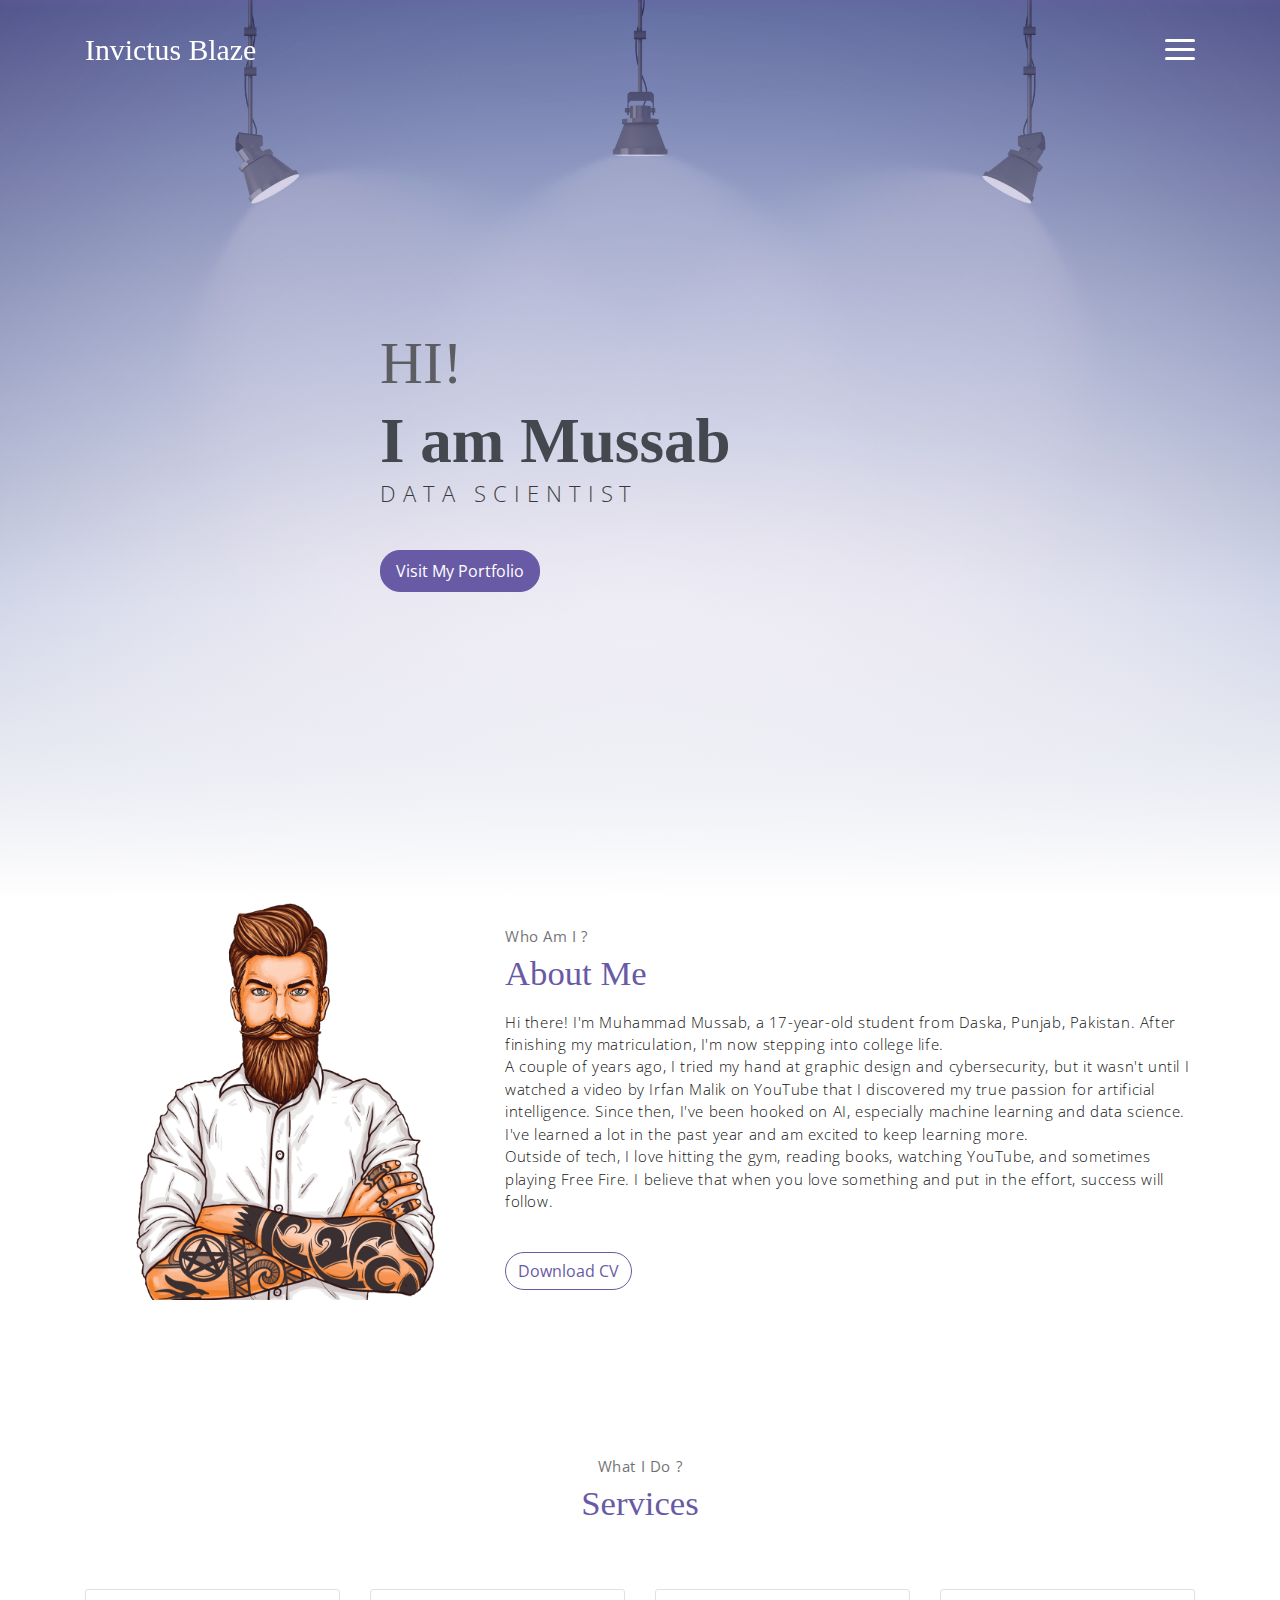
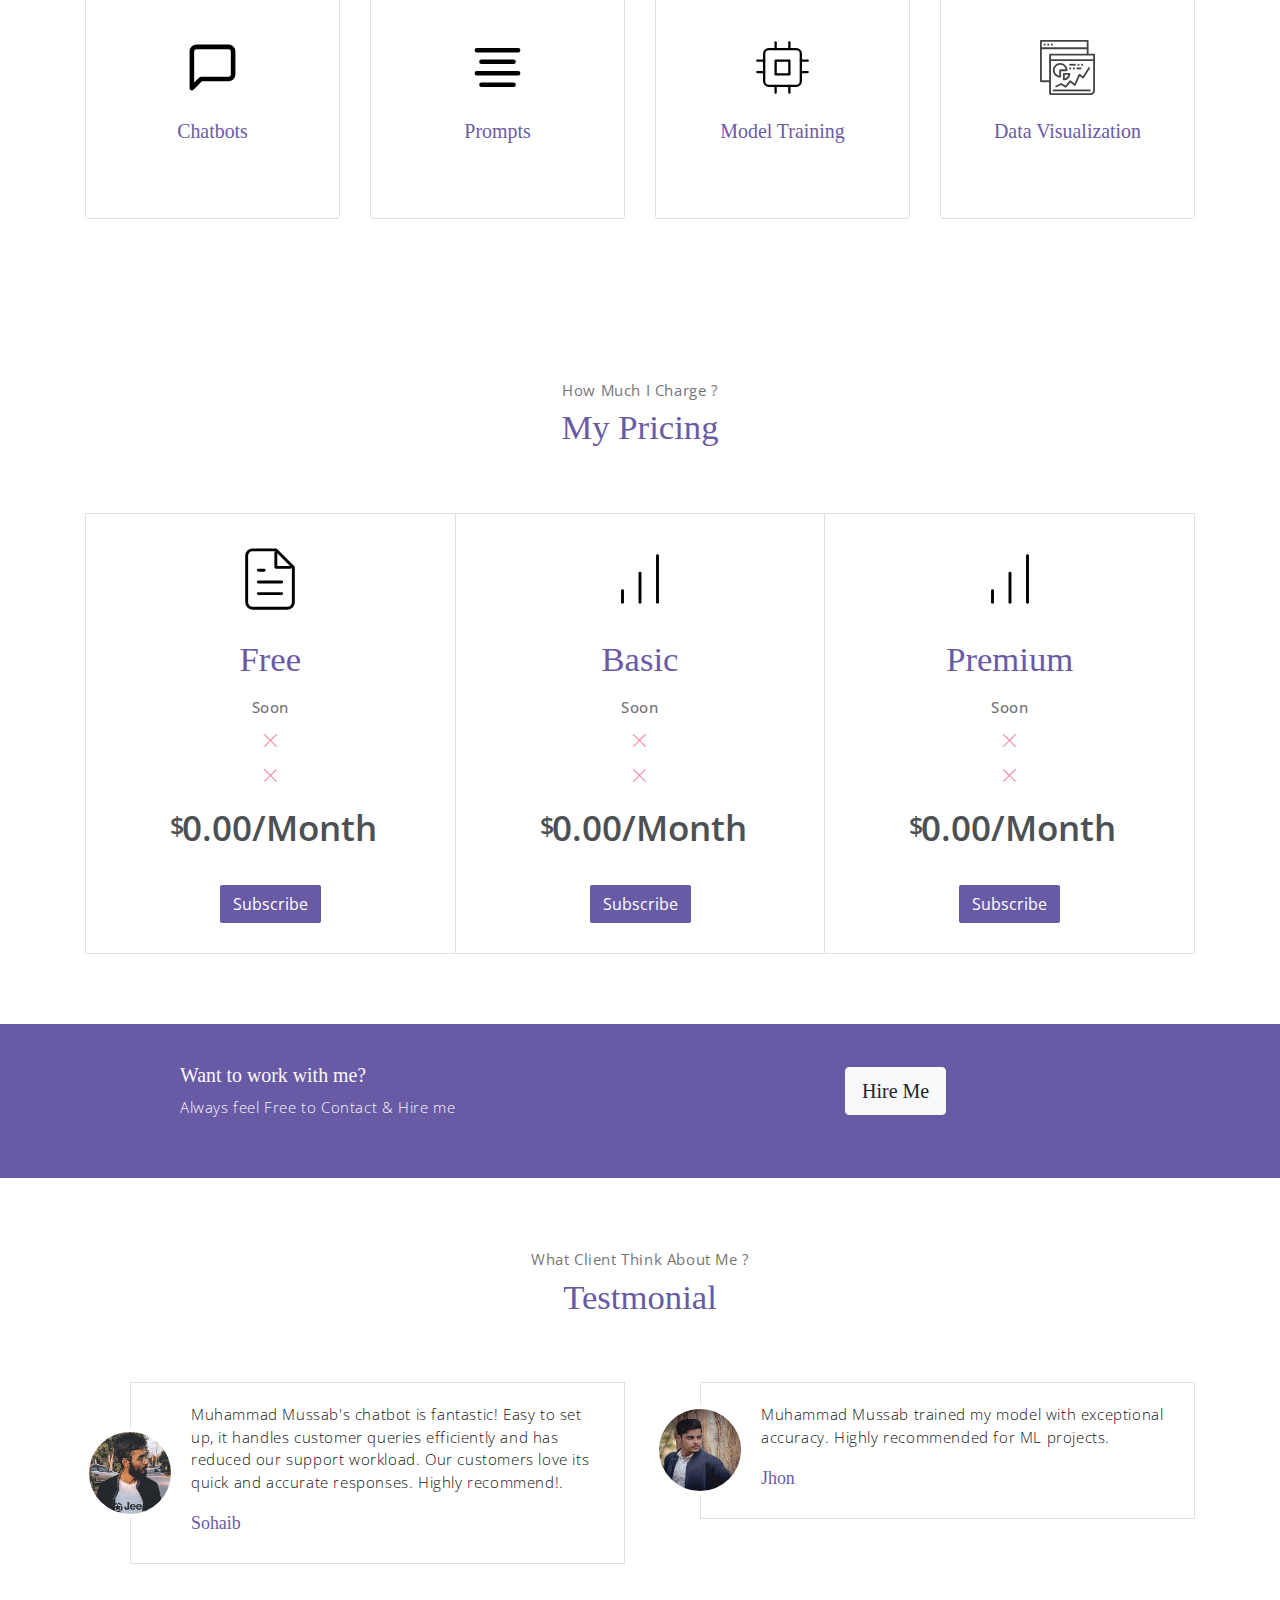
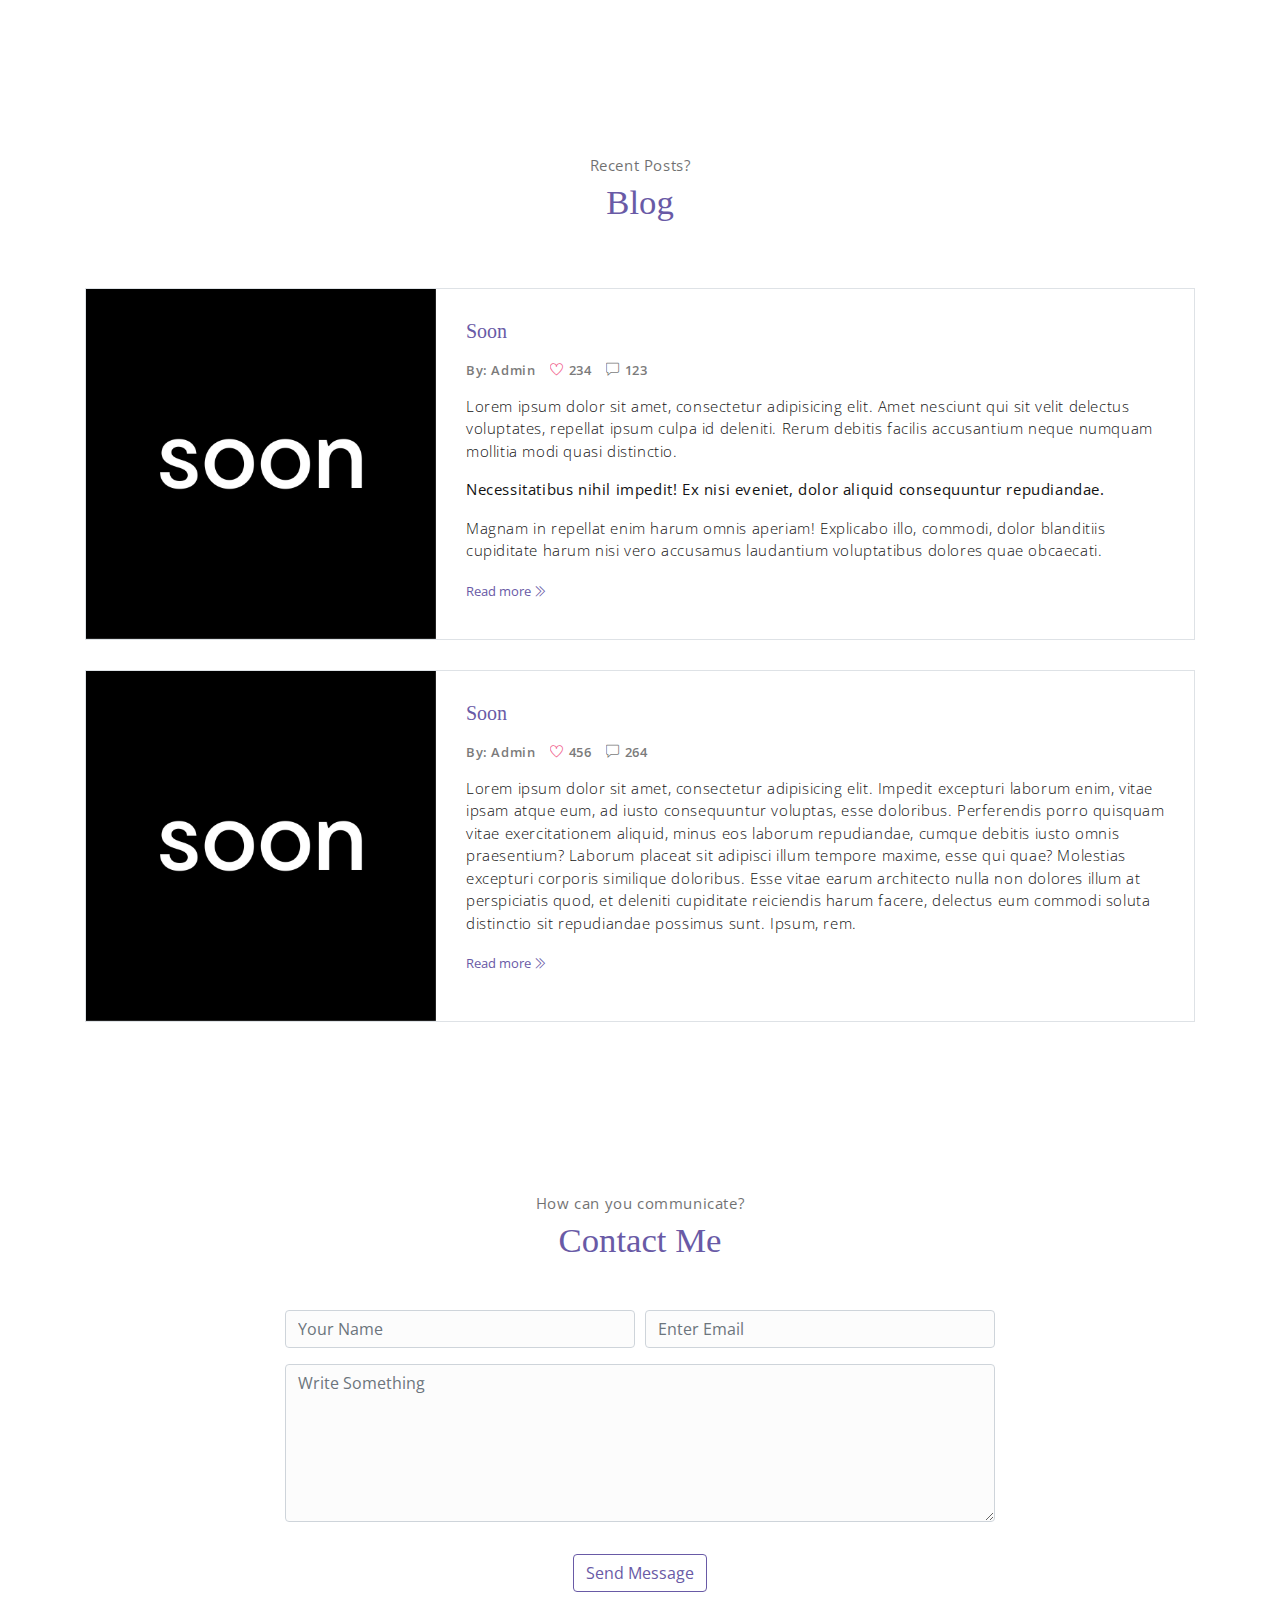
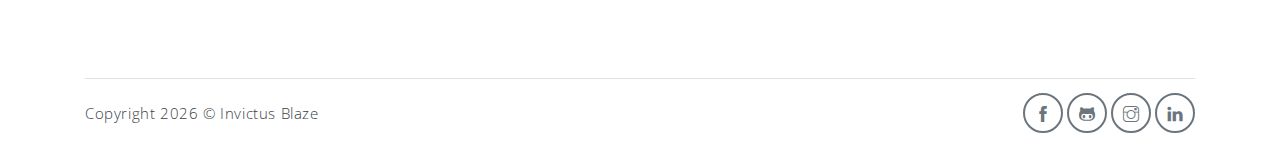
<file: public_html/index.html>
<!DOCTYPE html>
<html lang="en">
<head>
	<meta charset="utf-8">
    <meta name="viewport" content="width=device-width, initial-scale=1, shrink-to-fit=no">
    <meta name="description" content="Start your development with Meyawo landing page.">
    <meta name="author" content="Devcrud">
    <title>Invictus Blaze</title>
    <!-- font icons -->
    <link rel="stylesheet" href="assets/vendors/themify-icons/css/themify-icons.css">
    <!-- Bootstrap + Meyawo main styles -->
	<link rel="stylesheet" href="assets/css/meyawo.css">
</head>
<body data-spy="scroll" data-target=".navbar" data-offset="40" id="home">

    <!-- Page Navbar -->
    <nav class="custom-navbar" data-spy="affix" data-offset-top="20">
        <div class="container">
            <a class="logo" href="#home">Invictus Blaze</a>         
            <ul class="nav">
                <li class="item">
                    <a class="link" href="#home">Home</a>
                </li>
                <li class="item">
                    <a class="link" href="#about">About</a>
                </li>
                <li class="item">
                    <a class="link" href="/website/public_html/portfolio.html">Portfolio</a>
                </li>
                <li class="item">
                    <a class="link" href="#testmonial">Testmonial</a>
                </li>
                <li class="item">
                    <a class="link" href="#blog">Blog</a>
                </li>
                <li class="item">
                    <a class="link" href="#contact">Contact</a>
                </li>
                <li class="item ml-md-3">
                    <a href="#" class="btn btn-primary">Components</a>
                </li>
            </ul>
            <a href="javascript:void(0)" id="nav-toggle" class="hamburger hamburger--elastic">
                <div class="hamburger-box">
                  <div class="hamburger-inner"></div>
                </div>
            </a>
        </div>          
    </nav><!-- End of Page Navbar -->

    <!-- page header -->
    <header id="home" class="header">
        <div class="overlay"></div>
        <div class="header-content container">
            <h1 class="header-title">
                <span class="up">HI!</span>
                <span class="down">I am Mussab</span>
            </h1>
            <p class="header-subtitle">DATA SCIENTIST</p>            

            <a href="/website/public_html/portfolio.html" class="btn btn-primary">Visit My Portfolio</a>

        </div>              
    </header><!-- end of page header -->

    <!-- about section -->
    <section class="section pt-0" id="about">
        <!-- container -->
        <div class="container text-center">
            <!-- about wrapper -->
            <div class="about">
                <div class="about-img-holder">
                    <img src="assets/imgs/man.png" class="about-img" alt="Download free bootstrap 4 landing page, free boootstrap 4 templates, Download free bootstrap 4.1 landing page, free boootstrap 4.1.1 templates, meyawo Landing page">
                </div>
                <div class="about-caption">
                    <p class="section-subtitle">Who Am I ?</p>
                    <h2 class="section-title mb-3">About Me</h2>
                    <p>
                        Hi there! I'm Muhammad Mussab, a 17-year-old student from Daska, Punjab, Pakistan. After finishing my matriculation, I'm now stepping into college life.
                        <br>
                        A couple of years ago, I tried my hand at graphic design and cybersecurity, but it wasn't until I watched a video by Irfan Malik on YouTube that I discovered my true passion for artificial intelligence. Since then, I've been hooked on AI, especially machine learning and data science. I've learned a lot in the past year and am excited to keep learning more.
                        <br>
                        Outside of tech, I love hitting the gym, reading books, watching YouTube, and sometimes playing Free Fire. I believe that when you love something and put in the effort, success will follow.             
                    </p>
                    <button class="btn-rounded btn btn-outline-primary mt-4">Download CV</button>
                </div>              
            </div><!-- end of about wrapper -->
        </div><!-- end of container -->
    </section> <!-- end of about section -->

    <!-- portfolio section -->
    <!-- <section class="section" id="portfolio">
        <div class="container text-center">
            <h6 class="section-title mb-6">Keywords That Define Me:</h6>
            <p class="section-subtitle">
                ☢ Passionate<br>
                ☢ Critical Thinker<br>
                ☢ Logical<br>
                ☢ Diplomatic<br>
                ☢ Thoughtful</p> -->
            <!-- <a href="http://127.0.0.1:5500/public_html/portfolio.html" id="seeMoreBtn" class="btn-rounded btn btn-outline-primary mt-4">Visit My Portfolio</a> -->



    <!-- service section -->
    <section class="section" id="service">
        <div class="container text-center">
            <p class="section-subtitle">What I Do ?</p>
            <h6 class="section-title mb-6">Services</h6>
            <!-- row -->
            <div class="row">
                <div class="col-md-6 col-lg-3">
                    <div class="service-card">
                        <div class="body">
                            <img src="assets/imgs/pencil-case.svg" alt="Download free bootstrap 4 landing page, free boootstrap 4 templates, Download free bootstrap 4.1 landing page, free boootstrap 4.1.1 templates, meyawo Landing page" class="icon">
                            <h6 class="title">Chatbots</h6>
                            <p class="subtitle">We can create customized chatbots trained on custom data and also able to give reponse on any other question.</p>
                        </div>
                    </div>
                </div>
                <div class="col-md-6 col-lg-3">
                    <div class="service-card">
                        <div class="body">
                            <img src="assets/imgs/responsive.svg" alt="Download free bootstrap 4 landing page, free boootstrap 4 templates, Download free bootstrap 4.1 landing page, free boootstrap 4.1.1 templates, meyawo Landing page" class="icon">
                            <h6 class="title">Prompts</h6>
                            <p class="subtitle">We can craft enhanced prompts for customers behalf on thier needs for text and image genration both.</p>
                        </div>
                    </div>
                </div>
                <div class="col-md-6 col-lg-3">
                    <div class="service-card">
                        <div class="body">
                            <img src="assets/imgs/toolbox.svg" alt="Download free bootstrap 4 landing page, free boootstrap 4 templates, Download free bootstrap 4.1 landing page, free boootstrap 4.1.1 templates, meyawo Landing page" class="icon">
                            <h6 class="title">Model Training</h6>
                            <p class="subtitle">I can train machine learning models effectively, optimizing for accuracy and actionable insights.</p>
                        </div>
                    </div>
                </div>
                <div class="col-md-6 col-lg-3">
                    <div class="service-card">
                        <div class="body">
                            <img src="assets/imgs/analytics.svg" alt="Download free bootstrap 4 landing page, free boootstrap 4 templates, Download free bootstrap 4.1 landing page, free boootstrap 4.1.1 templates, meyawo Landing page" class="icon">
                            <h6 class="title">Data Visualization</h6>
                            <p class="subtitle">I can turn complex data into actionable insights, helping you make informed decisions and drive your business forward.</p>
                        </div>
                    </div>
                </div>
            </div><!-- end of row -->
        </div>
    </section><!-- end of service section -->



            

    <!-- pricing section -->
    <section class="section" id="pricing">
        <div class="container text-center">
            <p class="section-subtitle">How Much I Charge ?</p>
            <h6 class="section-title mb-6">My Pricing</h6>
            <!-- row -->
            <div class="pricing-wrapper">
                <div class="pricing-card">
                    <div class="pricing-card-header">
                        <img class="pricing-card-icon" src="assets/imgs/scooter.svg" alt="Download free bootstrap 4 landing page, free boootstrap 4 templates, Download free bootstrap 4.1 landing page, free boootstrap 4.1.1 templates, meyawo Landing page">
                    </div>
                    <div class="pricing-card-body">
                        <h6 class="pricing-card-title">Free</h6>
                        <div class="pricing-card-list">
                            <p>Soon</p>
                            <p> </p>
                            <p></p>
                            <p></p>
                            <p><i class="ti-close"></i></p>
                            <p><i class="ti-close"></i></p>
                        </div>
                    </div>
                    <div class="pricing-card-footer">
                        <span>$</span>
                        <span>0.00/Month</span>
                    </div>
                    <a href="#" class="btn btn-primary mt-3 pricing-card-btn">Subscribe</a>
                </div>
                <div class="pricing-card">
                    <div class="pricing-card-header">
                        <img class="pricing-card-icon" src="assets/imgs/shipped.svg" alt="Download free bootstrap 4 landing page, free boootstrap 4 templates, Download free bootstrap 4.1 landing page, free boootstrap 4.1.1 templates, meyawo Landing page">
                    </div>
                    <div class="pricing-card-body">
                        <h6 class="pricing-card-title">Basic</h6>
                        <div class="pricing-card-list">
                            <p>Soon</p>
                            <p> </p>
                            <p></p>
                            <p></p>
                            <p></p>
                            <p><i class="ti-close"></i></p>
                            <p><i class="ti-close"></i></p>
                        </div>
                    </div>
                    <div class="pricing-card-footer">
                        <span>$</span>
                        <span>0.00/Month</span>
                    </div>
                    <a href="#" class="btn btn-primary mt-3 pricing-card-btn">Subscribe</a>
                </div>
                <div class="pricing-card">
                    <div class="pricing-card-header">
                        <img class="pricing-card-icon" src="assets/imgs/startup.svg" alt="Download free bootstrap 4 landing page, free boootstrap 4 templates, Download free bootstrap 4.1 landing page, free boootstrap 4.1.1 templates, meyawo Landing page">
                    </div>
                    <div class="pricing-card-body">
                        <h6 class="pricing-card-title">Premium</h6>
                        <div class="pricing-card-list">
                            <p>Soon</p>
                            <p></p>
                            <p></p>
                            <p></p>
                            <p></p>
                            <p></p>
                            <p><i class="ti-close"></i></p>
                            <p><i class="ti-close"></i></p>
                        </div>
                    </div>
                    <div class="pricing-card-footer">
                        <span>$</span>
                        <span>0.00/Month</span>
                    </div>
                    <a href="#" class="btn btn-primary mt-3 pricing-card-btn">Subscribe</a>
                </div>

            </div><!-- end of pricing wrapper -->
        </div> <!-- end of container -->
    </section><!-- end of pricing section -->

    <!-- section hire me-->
    <section class="section-sm bg-primary">
        <!-- container -->
        <div class="container text-center text-sm-left">
            <!-- row -->
            <div class="row align-items-center">
                <div class="col-sm offset-md-1 mb-4 mb-md-0">
                    <h6 class="title text-light">Want to work with me?</h6>
                    <p class="m-0 text-light">Always feel Free to Contact & Hire me</p>
                </div>
                <div class="col-sm offset-sm-2 offset-md-3">
                    <a href="#contact" class="btn btn-lg my-font btn-light rounded">Hire Me</a>
                </div>
            </div> <!-- end of row -->
        </div> <!-- end of container -->
    </section> <!-- end of section -->

    <!-- testimonial section -->
    <section class="section" id="testmonial">
        <div class="container text-center">
            <p class="section-subtitle">What Client Think About Me ?</p>
            <h6 class="section-title mb-6">Testmonial</h6>

            <!-- row -->
            <div class="row">
                <div class="col-md-6">
                    <div class="testimonial-card">
                        <div class="testimonial-card-img-holder">
                            <img src="assets/imgs/client1.jpg" class="testimonial-card-img" alt="Download free bootstrap 4 landing page, free boootstrap 4 templates, Download free bootstrap 4.1 landing page, free boootstrap 4.1.1 templates, meyawo Landing page">                           
                        </div>
                        <div class="testimonial-card-body">
                            <p class="testimonial-card-subtitle">Muhammad Mussab's chatbot is fantastic! Easy to set up, it handles customer queries efficiently and has reduced our support workload. Our customers love its quick and accurate responses. Highly recommend!.</p>
                            <h6 class="testimonial-card-title">Sohaib</h6>
                        </div>
                    </div>
                </div>
                <div class="col-md-6">
                    <div class="testimonial-card">
                        <div class="testimonial-card-img-holder">
                            <img src="assets/imgs/client2.jpg" class="testimonial-card-img" alt="Download free bootstrap 4 landing page, free boootstrap 4 templates, Download free bootstrap 4.1 landing page, free boootstrap 4.1.1 templates, meyawo Landing page">                        
                        </div>
                        <div class="testimonial-card-body">
                            <p class="testimonial-card-subtitle">Muhammad Mussab trained my model with exceptional accuracy. Highly recommended for ML projects.</p>
                            <h6 class="testimonial-card-title">Jhon</h6>
                        </div>
                    </div>
                </div>
            </div>
        </div> <!-- end of container -->
    </section> <!-- end of testimonial section -->
    
    <!-- blog section -->
    <section class="section" id="blog">
        <!-- container -->
        <div class="container text-center">
            <p class="section-subtitle">Recent Posts?</p>
            <h6 class="section-title mb-6">Blog</h6>
            <!-- blog-wrapper -->
            <div class="blog-card">
                <div class="blog-card-header">
                    <img src="assets/imgs/soon.jpg" class="blog-card-img" alt="Download free bootstrap 4 landing page, free boootstrap 4 templates, Download free bootstrap 4.1 landing page, free boootstrap 4.1.1 templates, meyawo Landing page">
                </div>
                <div class="blog-card-body">
                    <h5 class="blog-card-title">Soon</h6>

                    <p class="blog-card-caption">
                        <a href="#">By: Admin</a>
                        <a href="#"><i class="ti-heart text-danger"></i> 234</a>
                        <a href="#"><i class="ti-comment"></i> 123</a>
                    </p>
                    <p>Lorem ipsum dolor sit amet, consectetur adipisicing elit. Amet nesciunt qui sit velit delectus voluptates, repellat ipsum culpa id deleniti. Rerum debitis facilis accusantium neque numquam mollitia modi quasi distinctio.</p>

                    <p><b>Necessitatibus nihil impedit! Ex nisi eveniet, dolor aliquid consequuntur repudiandae.</b></p>
                    <p>Magnam in repellat enim harum omnis aperiam! Explicabo illo, commodi, dolor blanditiis cupiditate harum nisi vero accusamus laudantium voluptatibus dolores quae obcaecati.</p>

                    <a href="#" class="blog-card-link">Read more <i class="ti-angle-double-right"></i></a>
                </div>
            </div><!-- end of blog wrapper -->

            <!-- blog-wrapper -->
            <div class="blog-card">
                <div class="blog-card-header">
                    <img src="assets/imgs/soon.jpg" class="blog-card-img" alt="Download free bootstrap 4 landing page, free boootstrap 4 templates, Download free bootstrap 4.1 landing page, free boootstrap 4.1.1 templates, meyawo Landing page">
                </div>
                <div class="blog-card-body">
                    <h5 class="blog-card-title">Soon</h6>

                    <p class="blog-card-caption">
                        <a href="#">By: Admin</a>
                        <a href="#"><i class="ti-heart text-danger"></i> 456</a>
                        <a href="#"><i class="ti-comment"></i> 264</a>
                    </p>
                    
                    <p>Lorem ipsum dolor sit amet, consectetur adipisicing elit. Impedit excepturi laborum enim, vitae ipsam atque eum, ad iusto consequuntur voluptas, esse doloribus. Perferendis porro quisquam vitae exercitationem aliquid, minus eos laborum repudiandae, cumque debitis iusto omnis praesentium? Laborum placeat sit adipisci illum tempore maxime, esse qui quae? Molestias excepturi corporis similique doloribus. Esse vitae earum architecto nulla non dolores illum at perspiciatis quod, et deleniti cupiditate reiciendis harum facere, delectus eum commodi soluta distinctio sit repudiandae possimus sunt. Ipsum, rem.</p>

                    <a href="#" class="blog-card-link">Read more <i class="ti-angle-double-right"></i></a>
                </div>
            </div><!-- end of blog wrapper -->

        </div><!-- end of container -->
    </section><!-- end of blog section -->

    <!-- contact section -->
    <section class="section" id="contact">
        <div class="container text-center">
            <p class="section-subtitle">How can you communicate?</p>
            <h6 class="section-title mb-5">Contact Me</h6>
            <!-- contact form -->
            <form action="https://formspree.io/f/xknddjrv" method="POST" class="contact-form col-md-10 col-lg-8 m-auto">
                <input type="hidden" name="_subject" value="New submission from your website!" />
                <input type="hidden" name="_next" value="\thankyou.html" />
                <div class="form-row">
                    <div class="form-group col-sm-6">
                        <input type="text" name="name" class="form-control" placeholder="Your Name" required>                 
                    </div>
                    <div class="form-group col-sm-6">
                        <input type="email" name="email" class="form-control" placeholder="Enter Email" required>                 
                    </div>
                    <div class="form-group col-sm-12">
                        <textarea name="message" id="comment" rows="6" class="form-control" placeholder="Write Something" required></textarea>
                    </div>
                    <div class="form-group col-sm-12 mt-3">
                        <input type="submit" value="Send Message" class="btn btn-outline-primary rounded">                  
                    </div>
                </div>  
            </form><!-- end of contact form -->
        </div><!-- end of container -->
    </section><!-- end of contact section -->

    

    <!-- footer -->
    <div class="container">
        <footer class="footer">       
            <p class="mb-0">Copyright <script>document.write(new Date().getFullYear())</script> &copy; <a href="http://www.devcrud.com">Invictus Blaze</a></p>
            <div class="social-links text-right m-auto ml-sm-auto">
                <a href="https://www.facebook.com/profile.php?id=61551995635181" class="link" target="_blank"><i class="ti-facebook"></i></a>
                <!-- <a href="javascript:void(0)" class="link"><i class="ti-twitter-alt"></i></a> -->
                <!-- <a href="javascript:void(0)" class="link"><i class="ti-pinterest-alt"></i></a> -->
                <a href="https://github.com/mohammad-mussab" class="link"><i class="ti-github"></i></a>
                <a href="https://www.instagram.com/invictusblaze_/" class="link" target="_blank"><i class="ti-instagram"></i></a>
                <a href="https://www.linkedin.com/in/mussab-nayyar-/" class="link" target="_blank"><i class="ti-linkedin"></i></a>
            </div>
        </footer>
    </div> <!-- end of page footer -->
	
	<!-- core  -->
    <script src="assets/vendors/jquery/jquery-3.4.1.js"></script>
    <script src="assets/vendors/bootstrap/bootstrap.bundle.js"></script>

    <!-- bootstrap 3 affix -->
	<script src="assets/vendors/bootstrap/bootstrap.affix.js"></script>

    <!-- Meyawo js -->
    <script src="assets/js/meyawo.js"></script>

    <!-- Chatbot -->
    <script type="text/javascript">
        (function(d, t) {
            var v = d.createElement(t), s = d.getElementsByTagName(t)[0];
            v.onload = function() {
              window.voiceflow.chat.load({
                verify: { projectID: '667ee655dd1ec8afad029d6f' },
                url: 'https://general-runtime.voiceflow.com',
                versionID: 'production'
              });
            }
            v.src = "https://cdn.voiceflow.com/widget/bundle.mjs"; v.type = "text/javascript"; s.parentNode.insertBefore(v, s);
        })(document, 'script');
      </script>
</body>
</html>
</file>
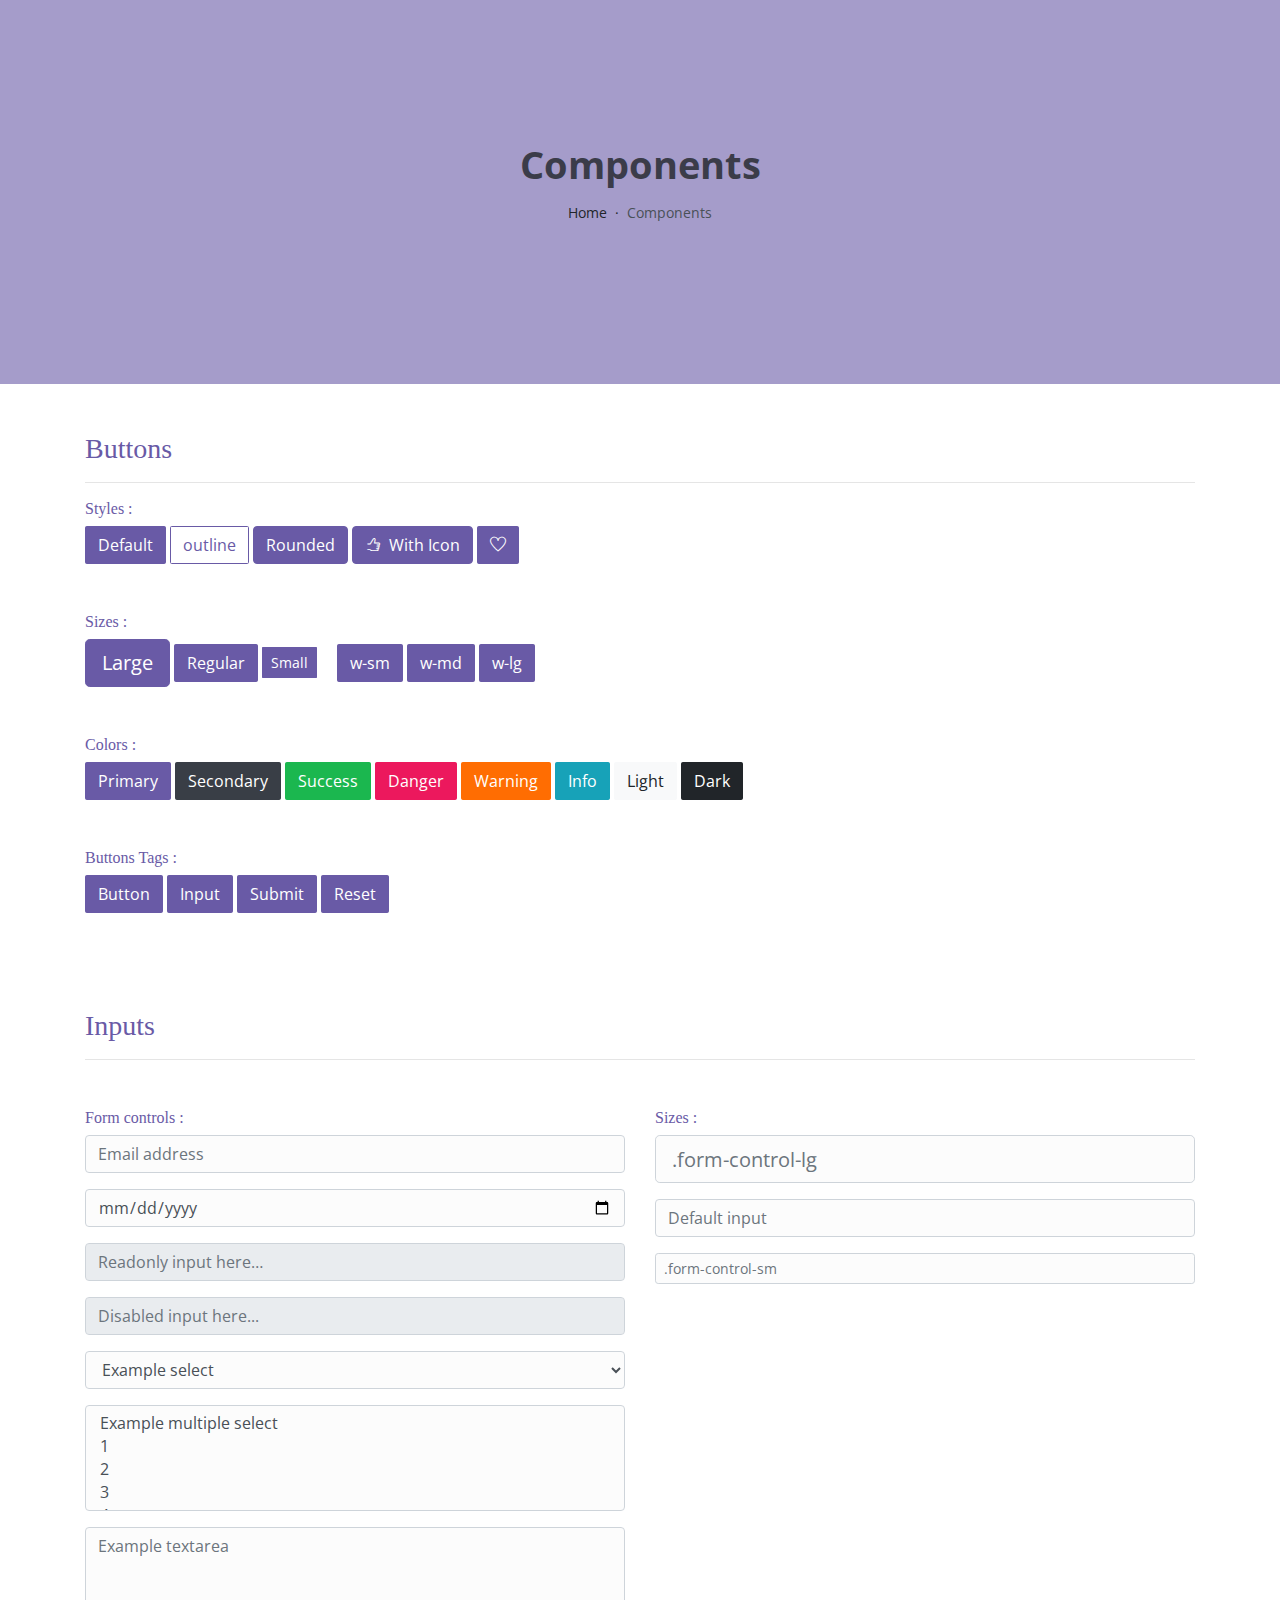
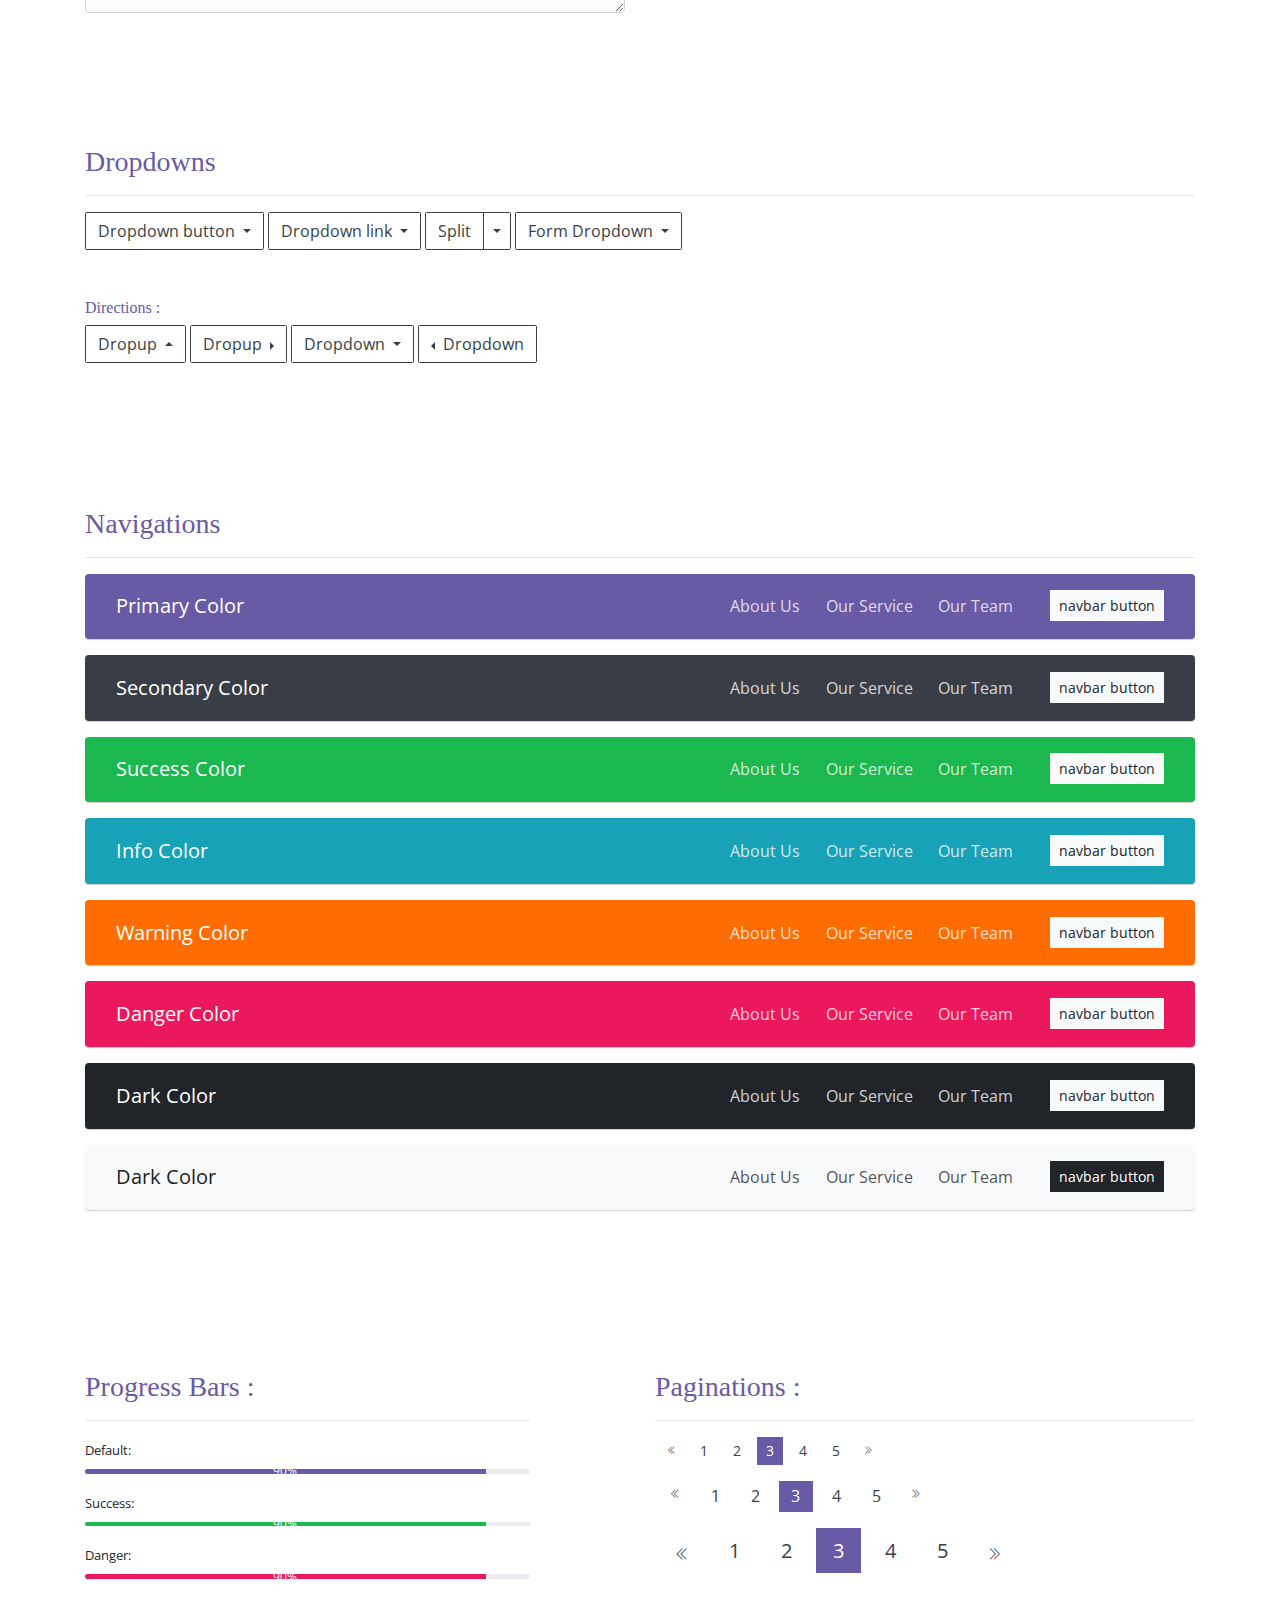
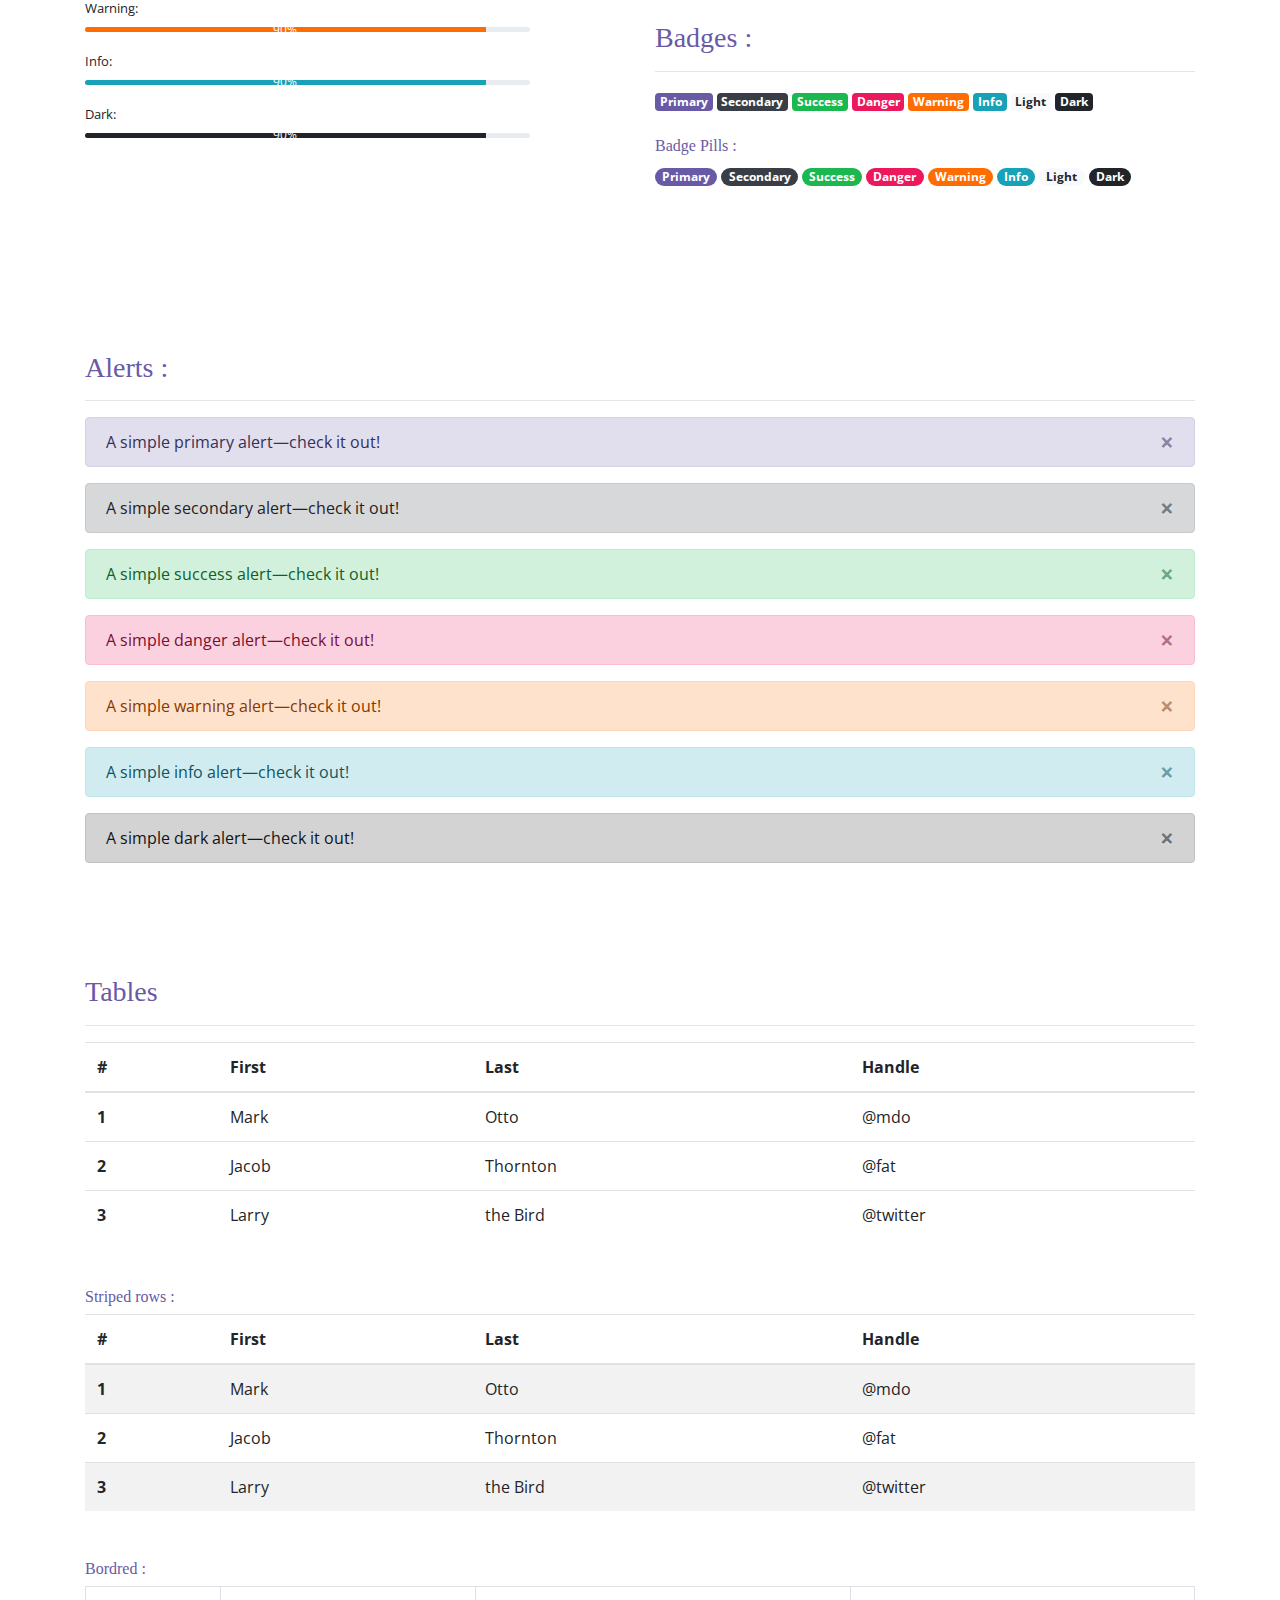
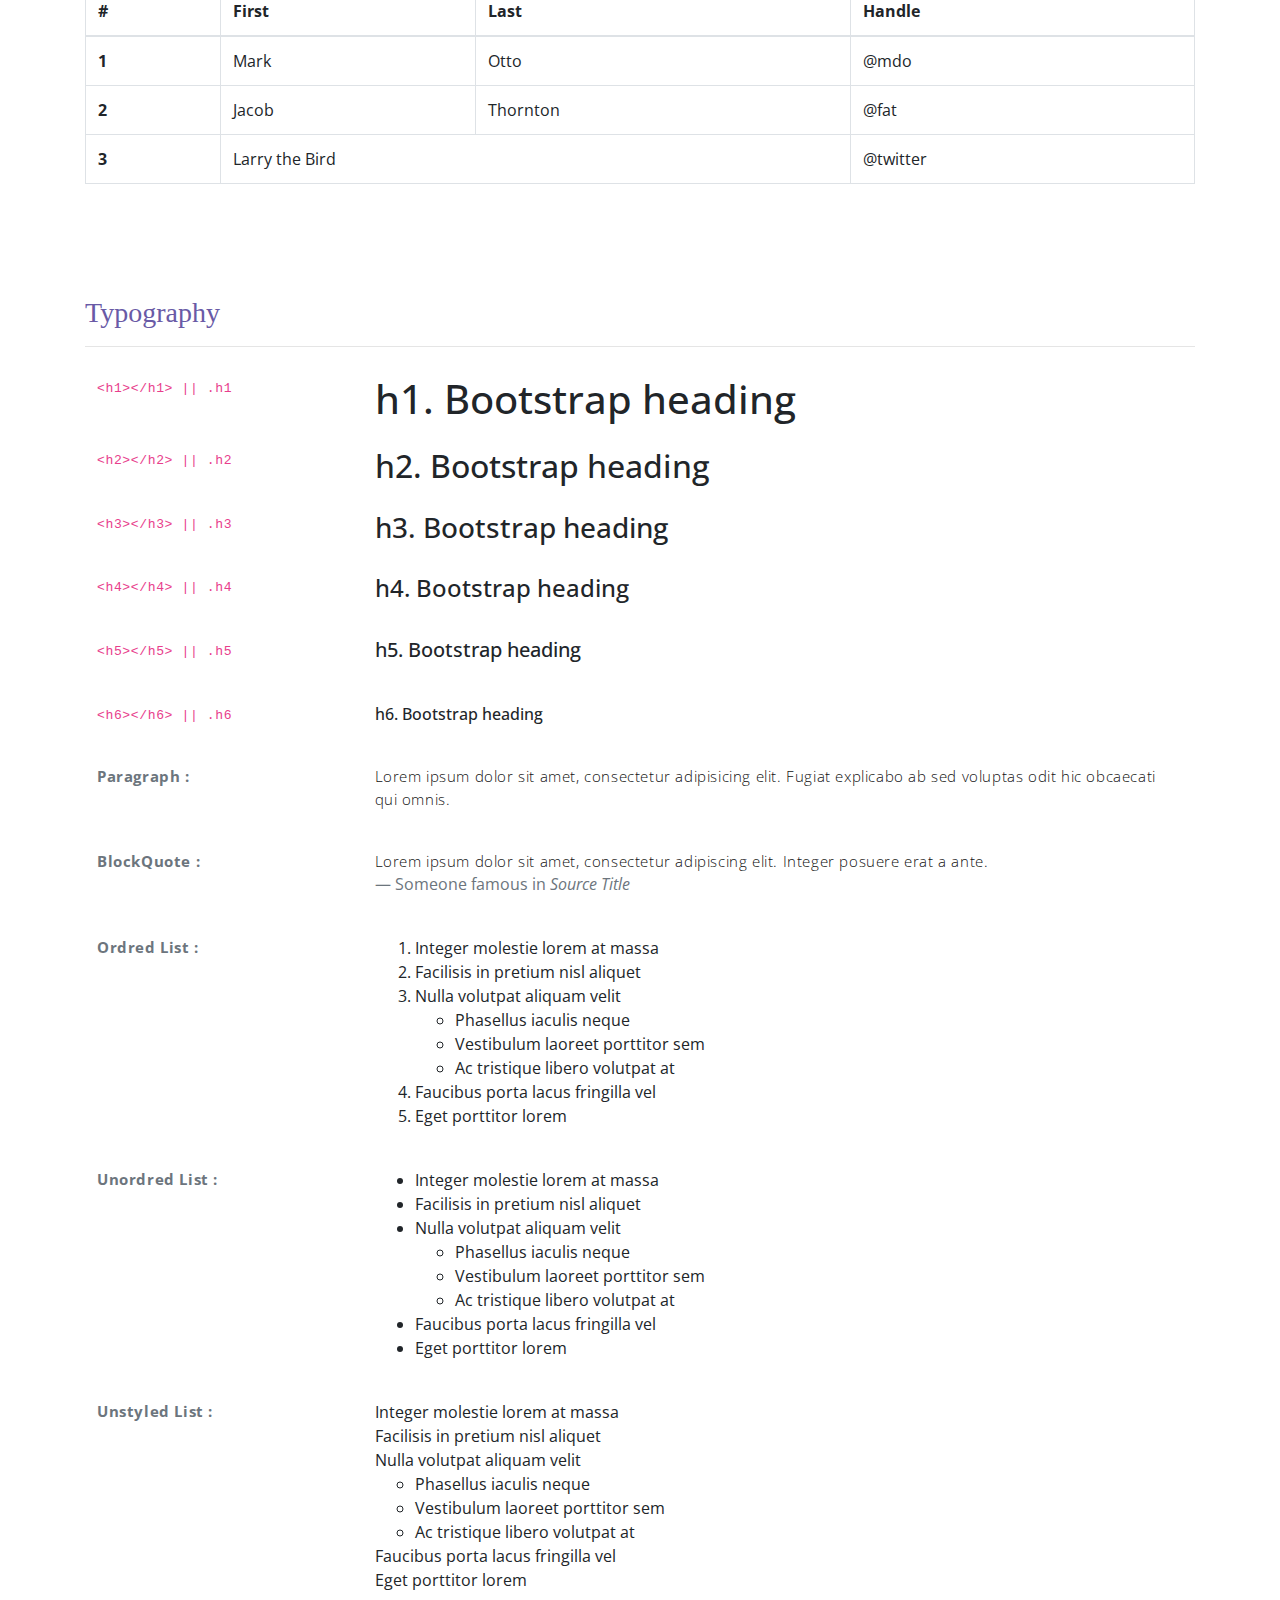
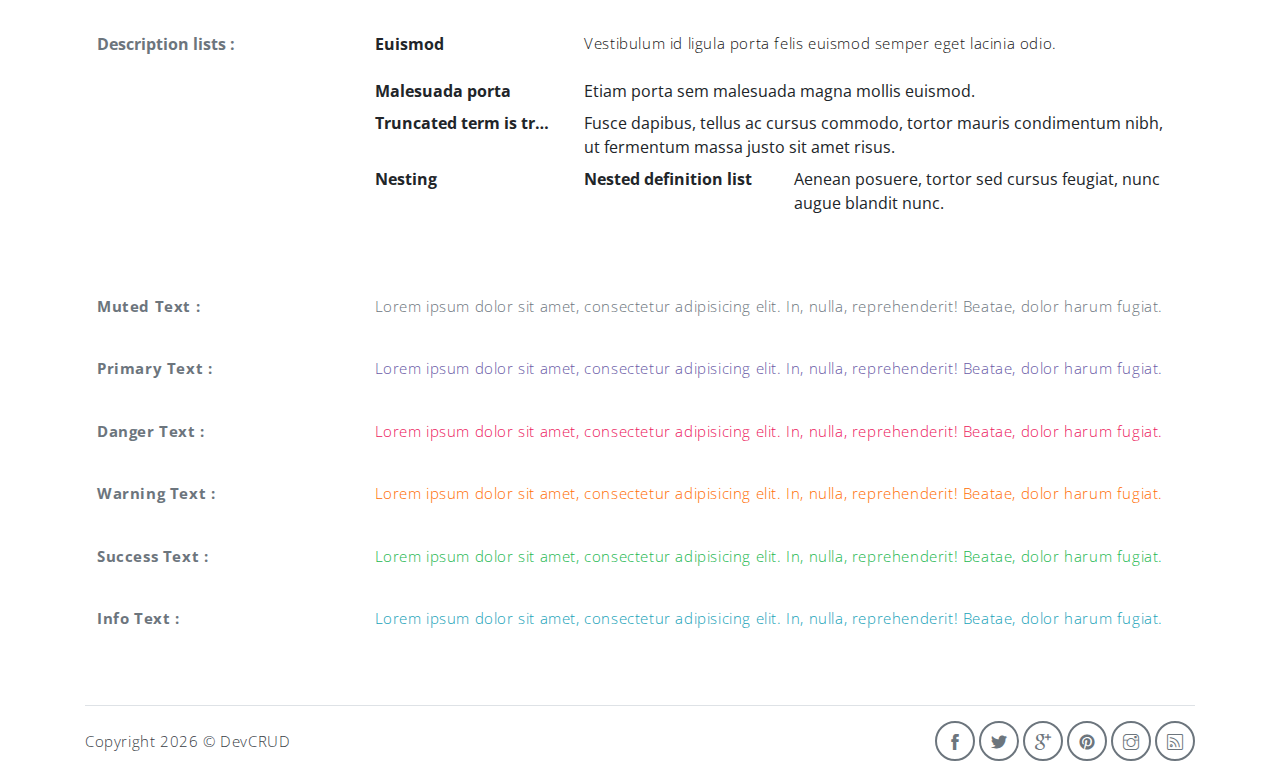
<file: public_html/components.html>
<!DOCTYPE html>
<html lang="en">
<head>
   <meta charset="utf-8">
   <meta name="viewport" content="width=device-width, initial-scale=1, shrink-to-fit=no">
   <meta name="description" content="Start your development with Meyawo landing page.">
   <meta name="author" content="Devcrud">
   <title>Meyawo Landing page | Components</title>
   <!-- font icons -->
   <link rel="stylesheet" href="assets/vendors/themify-icons/css/themify-icons.css">
   <!-- Bootstrap + Steller  -->
   <link rel="stylesheet" href="assets/css/meyawo.css">
</head>
<body>

   <!-- Page Header -->
   <header class="header header-mini"> 
      <div class="header-title">Components</div> 
      <nav aria-label="breadcrumb">
         <ol class="breadcrumb">
            <li class="breadcrumb-item"><a href="/">Home</a></li>
            <li class="breadcrumb-item active" aria-current="page">Components</li>
         </ol>
      </nav>
   </header> <!-- End Of Page Header -->

   <!-- main content -->
   <div class="container">

      <!-- Buttons -->
      <h3 class="mt-5">Buttons</h3>
      <hr>
      <h6 class="section-secondary-title">Styles :</h6>
      <button class="btn btn-primary">Default</button>
      <button class="btn btn-outline-primary">outline</button>
      <button class="btn btn-primary rounded">Rounded</button>
      <button class="btn btn-primary rounded"><i class="ti-thumb-up pr-1"></i> With Icon</button>
      <button class="btn btn-primary circle"><i class="ti-heart"></i></button>

      <h6 class="section-secondary-title mt-5">Sizes :</h6>
      <button class="btn btn-primary btn-lg">Large</button>
      <button class="btn btn-primary ">Regular</button>
      <button class="btn btn-primary btn-sm">Small</button>
      <button class="btn btn-primary w-sm ml-3">w-sm</button>
      <button class="btn btn-primary w-md">w-md</button>
      <button class="btn btn-primary w-lg">w-lg</button>

      <h6 class="section-secondary-title mt-5">Colors :</h6>          
      <button type="button" class="btn btn-primary">Primary</button>
      <button type="button" class="btn btn-secondary">Secondary</button>
      <button type="button" class="btn btn-success">Success</button>
      <button type="button" class="btn btn-danger">Danger</button>
      <button type="button" class="btn btn-warning">Warning</button>
      <button type="button" class="btn btn-info">Info</button>
      <button type="button" class="btn btn-light">Light</button>
      <button type="button" class="btn btn-dark">Dark</button>

      <h6 class="section-secondary-title mt-5">Buttons Tags :</h6>
      <button class="btn btn-primary" type="submit">Button</button>
      <input class="btn btn-primary" type="button" value="Input">
      <input class="btn btn-primary" type="submit" value="Submit">
      <input class="btn btn-primary" type="reset" value="Reset">
      
      <!-- devider -->
      <div class="py-5"></div>

      <!-- Inputs -->
      <h3>Inputs</h3>
      <hr>
      <div class="row mt-5">
         <div class="col-md-6">
            <h6 class="section-secondary-title">Form controls :</h6>        
            <div class="form-group">
               <input type="email" class="form-control" id="exampleFormControlInput1" placeholder="Email address">
            </div>
            <div class="form-group">
               <input type="date" class="form-control" id="exampleFormControlInput1" placeholder="Date">
            </div>
            <div class="form-group">
               <input class="form-control" type="text" placeholder="Readonly input here…" readonly>
            </div>
            <div class="form-group">
               <input class="form-control" id="disabledInput" type="text" placeholder="Disabled input here..." disabled>
            </div>
            <div class="form-group">
               <select class="form-control" id="exampleFormControlSelect1">
                  <option>Example select</option>
                  <option>1</option>
                  <option>2</option>
                  <option>3</option>
                  <option>4</option>
                  <option>5</option>
               </select>
            </div>
            <div class="form-group">
               <select multiple class="form-control" id="exampleFormControlSelect2">
                  <option>Example multiple select</option>
                  <option>1</option>
                  <option>2</option>
                  <option>3</option>
                  <option>4</option>
                  <option>5</option>
               </select>
            </div>
            <div class="form-group">
               <textarea class="form-control" id="exampleFormControlTextarea1" rows="3" placeholder="Example textarea"></textarea>
            </div>
         </div>
         <div class="col-md-6">
            <h6 class="section-secondary-title">Sizes :</h6>    
            <div class="form-group">
               <input class="form-control form-control-lg" type="text" placeholder=".form-control-lg">             
            </div>
            <div class="form-group">
               <input class="form-control" type="text" placeholder="Default input">
            </div>
            <div class="form-group">
               <input class="form-control form-control-sm" type="text" placeholder=".form-control-sm"> 
            </div>
         </div>
      </div> <!-- end of inputs -->   

      <!-- devider -->
      <div class="py-5"></div>             

      <!-- Dropdowns -->
      <h3 class="components-section-title font-weight-normal">Dropdowns</h3>
      <hr>
      <div class="dropdown d-inline-block">
         <button class="btn btn-outline-secondary dropdown-toggle" type="button" id="dropdownMenuButton" data-toggle="dropdown" aria-haspopup="true" aria-expanded="false">
         Dropdown button
         </button>
         <div class="dropdown-menu" aria-labelledby="dropdownMenuButton">
         <a class="dropdown-item" href="#">Action</a>
         <a class="dropdown-item" href="#">Another action</a>
         <a class="dropdown-item" href="#">Something else here</a>
         </div>
      </div>
      <div class="dropdown d-inline-block">
         <a class="btn btn-outline-secondary dropdown-toggle" href="#" role="button" id="dropdownMenuLink" data-toggle="dropdown" aria-haspopup="true" aria-expanded="false">
            Dropdown link
         </a>
         <div class="dropdown-menu" aria-labelledby="dropdownMenuLink">
            <a class="dropdown-item" href="#">Action</a>
            <a class="dropdown-item" href="#">Another action</a>
            <a class="dropdown-item" href="#">Something else here</a>
         </div>
      </div>
      <div class="btn-group">
         <button type="button" class="btn btn-outline-secondary">Split</button>
         <button type="button" class="btn btn-outline-secondary dropdown-toggle dropdown-toggle-split" data-toggle="dropdown" aria-haspopup="true" aria-expanded="false">
         <span class="sr-only">Toggle Dropdown</span>
         </button>
         <div class="dropdown-menu">
            <a class="dropdown-item" href="#">Action</a>
            <a class="dropdown-item" href="#">Another action</a>
            <a class="dropdown-item" href="#">Something else here</a>
            <div class="dropdown-divider"></div>
            <a class="dropdown-item" href="#">Separated link</a>
         </div>
      </div>
      <div class="btn-group">
         <button class="btn btn-outline-secondary dropdown-toggle" type="button" id="dropdownMenuButton" data-toggle="dropdown" aria-haspopup="true" aria-expanded="false">
            Form Dropdown
         </button>
         <div class="dropdown-menu form">
            <form class="px-4 py-3">
               <div class="form-group">
                  <input type="email" class="form-control" id="exampleDropdownFormEmail1" placeholder="email@example.com">
               </div>
               <div class="form-group">
                  <input type="password" class="form-control" id="exampleDropdownFormPassword1" placeholder="Password">
               </div>
               <div class="form-check mb-3">
                  <input type="checkbox" class="form-check-input" id="dropdownCheck">
                  <label class="form-check-label" for="dropdownCheck">
                     Remember me
                  </label>
               </div>
               <button type="submit" class="btn btn-primary btn-block">Sign in</button>
            </form>
            <div class="dropdown-divider"></div>
            <a class="dropdown-item" href="#"><small>New around here? Sign up</small></a>
            <a class="dropdown-item" href="#"><small>Forgot password?</small></a>
         </div>
      </div>       
      <h6 class="section-secondary-title mt-5">Directions :</h6>  
      <div class="btn-group dropup">
         <button type="button" class="btn btn-outline-secondary dropdown-toggle" data-toggle="dropdown" aria-haspopup="true" aria-expanded="false">
            Dropup
         </button>
         <div class="dropdown-menu">
            <a class="dropdown-item" href="#">Action</a>
            <a class="dropdown-item" href="#">Another action</a>
            <a class="dropdown-item" href="#">Something else here</a>
            <div class="dropdown-divider"></div>
            <a class="dropdown-item" href="#">Separated link</a>
         </div>
      </div>
      <div class="btn-group dropright">
         <button type="button" class="btn btn-outline-secondary dropdown-toggle" data-toggle="dropdown" aria-haspopup="true" aria-expanded="false">
            Dropup
         </button>
         <div class="dropdown-menu">
            <a class="dropdown-item" href="#">Action</a>
            <a class="dropdown-item" href="#">Another action</a>
            <a class="dropdown-item" href="#">Something else here</a>
            <div class="dropdown-divider"></div>
            <a class="dropdown-item" href="#">Separated link</a>
         </div>
      </div>
      <div class="btn-group">
         <button type="button" class="btn btn-outline-secondary dropdown-toggle" data-toggle="dropdown" aria-haspopup="true" aria-expanded="false">
            Dropdown
         </button>
         <div class="dropdown-menu">
            <a class="dropdown-item" href="#">Action</a>
            <a class="dropdown-item" href="#">Another action</a>
            <a class="dropdown-item" href="#">Something else here</a>
            <div class="dropdown-divider"></div>
            <a class="dropdown-item" href="#">Separated link</a>
         </div>
      </div>
      <div class="btn-group dropleft">
         <button type="button" class="btn btn-outline-secondary dropdown-toggle" data-toggle="dropdown" aria-haspopup="true" aria-expanded="false">
            Dropdown
         </button>
         <div class="dropdown-menu">
            <a class="dropdown-item" href="#">Action</a>
            <a class="dropdown-item" href="#">Another action</a>
            <a class="dropdown-item" href="#">Something else here</a>
            <div class="dropdown-divider"></div>
            <a class="dropdown-item" href="#">Separated link</a>
         </div>
      </div> <!-- end of Dropdowns -->  

      <!-- devider -->
      <div class="py-5"></div>   

      <!-- navbars -->
      <h3 class="components-section-title font-weight-normal mt-5">Navigations</h3>
      <hr>
      <nav class="navbar navbar-expand-sm navbar-dark bg-primary rounded shadow mb-3">
         <div class="container">
            <a class="navbar-brand" href="#">Primary Color</a>
            <button class="navbar-toggler ml-auto" type="button" data-toggle="collapse" data-target="#navbarSupportedContent" aria-controls="navbarSupportedContent" aria-expanded="false" aria-label="Toggle navigation">
            <span class="navbar-toggler-icon"></span>
            </button>
            <div class="collapse navbar-collapse" id="navbarSupportedContent">
               <ul class="navbar-nav ml-auto"> 
                  <li class="nav-item">
                     <a class="nav-link" href="#about">About Us</a>
                  </li>
                  <li class="nav-item">
                     <a class="nav-link" href="#service">Our Service</a>
                  </li>
                  <li class="nav-item">
                     <a class="nav-link" href="#team">Our Team</a>
                  </li>
                  <li class="nav-item">
                     <a href="#book-table" class="ml-4 mt-1 btn btn-light btn-sm">navbar button</a>
                  </li>
               </ul>                       
            </div>
         </div>
      </nav>
      <nav class="navbar navbar-expand-sm navbar-dark bg-secondary rounded shadow mb-3">
         <div class="container">
            <a class="navbar-brand" href="#">Secondary Color</a>
            <button class="navbar-toggler ml-auto" type="button" data-toggle="collapse" data-target="#navbarSupportedContent" aria-controls="navbarSupportedContent" aria-expanded="false" aria-label="Toggle navigation">
            <span class="navbar-toggler-icon"></span>
            </button>
            <div class="collapse navbar-collapse" id="navbarSupportedContent">
               <ul class="navbar-nav ml-auto"> 
                  <li class="nav-item">
                     <a class="nav-link" href="#about">About Us</a>
                  </li>
                  <li class="nav-item">
                     <a class="nav-link" href="#service">Our Service</a>
                  </li>
                  <li class="nav-item">
                     <a class="nav-link" href="#team">Our Team</a>
                  </li>
                  <li class="nav-item">
                     <a href="#book-table" class="ml-4 mt-1 btn btn-light btn-sm">navbar button</a>
                  </li>
               </ul>                       
            </div>
         </div>
      </nav>
      <nav class="navbar navbar-expand-sm navbar-dark bg-success rounded shadow mb-3">
         <div class="container">
            <a class="navbar-brand" href="#">Success Color</a>
            <button class="navbar-toggler ml-auto" type="button" data-toggle="collapse" data-target="#navbarSupportedContent" aria-controls="navbarSupportedContent" aria-expanded="false" aria-label="Toggle navigation">
            <span class="navbar-toggler-icon"></span>
            </button>
            <div class="collapse navbar-collapse" id="navbarSupportedContent">
               <ul class="navbar-nav ml-auto"> 
                  <li class="nav-item">
                     <a class="nav-link" href="#about">About Us</a>
                  </li>
                  <li class="nav-item">
                     <a class="nav-link" href="#service">Our Service</a>
                  </li>
                  <li class="nav-item">
                     <a class="nav-link" href="#team">Our Team</a>
                  </li>
                  <li class="nav-item">
                     <a href="#book-table" class="ml-4 mt-1 btn btn-light btn-sm">navbar button</a>
                  </li>
               </ul>                       
            </div>
         </div>
      </nav>
      <nav class="navbar navbar-expand-sm navbar-dark bg-info rounded shadow mb-3">
         <div class="container">
            <a class="navbar-brand" href="#">Info Color</a>
            <button class="navbar-toggler ml-auto" type="button" data-toggle="collapse" data-target="#navbarSupportedContent" aria-controls="navbarSupportedContent" aria-expanded="false" aria-label="Toggle navigation">
            <span class="navbar-toggler-icon"></span>
            </button>
            <div class="collapse navbar-collapse" id="navbarSupportedContent">
               <ul class="navbar-nav ml-auto"> 
                  <li class="nav-item">
                     <a class="nav-link" href="#about">About Us</a>
                  </li>
                  <li class="nav-item">
                     <a class="nav-link" href="#service">Our Service</a>
                  </li>
                  <li class="nav-item">
                     <a class="nav-link" href="#team">Our Team</a>
                  </li>
                  <li class="nav-item">
                     <a href="#book-table" class="ml-4 mt-1 btn btn-light btn-sm">navbar button</a>
                  </li>
               </ul>                       
            </div>
         </div>
      </nav>
      <nav class="navbar navbar-expand-sm navbar-dark bg-warning rounded shadow mb-3">
         <div class="container">
            <a class="navbar-brand" href="#">Warning Color</a>
            <button class="navbar-toggler ml-auto" type="button" data-toggle="collapse" data-target="#navbarSupportedContent" aria-controls="navbarSupportedContent" aria-expanded="false" aria-label="Toggle navigation">
            <span class="navbar-toggler-icon"></span>
            </button>
            <div class="collapse navbar-collapse" id="navbarSupportedContent">
               <ul class="navbar-nav ml-auto"> 
                  <li class="nav-item">
                     <a class="nav-link" href="#about">About Us</a>
                  </li>
                  <li class="nav-item">
                     <a class="nav-link" href="#service">Our Service</a>
                  </li>
                  <li class="nav-item">
                     <a class="nav-link" href="#team">Our Team</a>
                  </li>
                  <li class="nav-item">
                     <a href="#book-table" class="ml-4 mt-1 btn btn-light btn-sm">navbar button</a>
                  </li>
               </ul>                       
            </div>
         </div>
      </nav>
      <nav class="navbar navbar-expand-sm navbar-dark bg-danger rounded shadow mb-3">
         <div class="container">
            <a class="navbar-brand" href="#">Danger Color</a>
            <button class="navbar-toggler ml-auto" type="button" data-toggle="collapse" data-target="#navbarSupportedContent" aria-controls="navbarSupportedContent" aria-expanded="false" aria-label="Toggle navigation">
            <span class="navbar-toggler-icon"></span>
            </button>
            <div class="collapse navbar-collapse" id="navbarSupportedContent">
               <ul class="navbar-nav ml-auto"> 
                  <li class="nav-item">
                     <a class="nav-link" href="#about">About Us</a>
                  </li>
                  <li class="nav-item">
                     <a class="nav-link" href="#service">Our Service</a>
                  </li>
                  <li class="nav-item">
                     <a class="nav-link" href="#team">Our Team</a>
                  </li>
                  <li class="nav-item">
                     <a href="#book-table" class="ml-4 mt-1 btn btn-light btn-sm">navbar button</a>
                  </li>
               </ul>                       
            </div>
         </div>
      </nav>
      <nav class="navbar navbar-expand-sm navbar-dark bg-dark rounded shadow mb-3">
         <div class="container">
            <a class="navbar-brand" href="#">Dark Color</a>
            <button class="navbar-toggler ml-auto" type="button" data-toggle="collapse" data-target="#navbarSupportedContent" aria-controls="navbarSupportedContent" aria-expanded="false" aria-label="Toggle navigation">
            <span class="navbar-toggler-icon"></span>
            </button>
            <div class="collapse navbar-collapse" id="navbarSupportedContent">
               <ul class="navbar-nav ml-auto"> 
                  <li class="nav-item">
                     <a class="nav-link" href="#about">About Us</a>
                  </li>
                  <li class="nav-item">
                     <a class="nav-link" href="#service">Our Service</a>
                  </li>
                  <li class="nav-item">
                     <a class="nav-link" href="#team">Our Team</a>
                  </li>
                  <li class="nav-item">
                     <a href="#book-table" class="ml-4 mt-1 btn btn-light btn-sm">navbar button</a>
                  </li>
               </ul>                       
            </div>
         </div>
      </nav>
      <nav class="navbar navbar-expand-sm navbar-light bg-light rounded shadow mb-3">
         <div class="container">
            <a class="navbar-brand" href="#">Dark Color</a>
            <button class="navbar-toggler ml-auto" type="button" data-toggle="collapse" data-target="#navbarSupportedContent" aria-controls="navbarSupportedContent" aria-expanded="false" aria-label="Toggle navigation">
            <span class="navbar-toggler-icon"></span>
            </button>
            <div class="collapse navbar-collapse" id="navbarSupportedContent">
               <ul class="navbar-nav ml-auto"> 
                  <li class="nav-item">
                     <a class="nav-link" href="#about">About Us</a>
                  </li>
                  <li class="nav-item">
                     <a class="nav-link" href="#service">Our Service</a>
                  </li>
                  <li class="nav-item">
                     <a class="nav-link" href="#team">Our Team</a>
                  </li>
                  <li class="nav-item">
                     <a href="#book-table" class="ml-4 mt-1 btn btn-dark btn-sm">navbar button</a>
                  </li>
               </ul>                       
            </div>
         </div>
      </nav>
      <!-- End of navbars -->

      <!-- devider -->
      <div class="py-5"></div>   
      
      <!-- progress bars -->
      <div class="row justify-content-between">
         <div class="col-md-5">
            <h3 class="components-section-title font-weight-normal mt-5">Progress Bars :</h3>
            <hr>
            <small>Default: </small>
            <div class="progress mt-2 mb-3">
               <div class="progress-bar" role="progressbar" style="width: 90%" aria-valuenow="25" aria-valuemin="0" aria-valuemax="100"><span>90%</span></div>
            </div>
            <small>Success:</small>
            <div class="progress mt-2 mb-3">
               <div class="progress-bar bg-success" role="progressbar" style="width: 90%" aria-valuenow="25" aria-valuemin="0" aria-valuemax="100"><span>90%</span></div>
            </div>
            <small>Danger:</small>
            <div class="progress mt-2 mb-3">
               <div class="progress-bar bg-danger" role="progressbar" style="width: 90%" aria-valuenow="25" aria-valuemin="0" aria-valuemax="100"><span>90%</span></div>
            </div>
            <small>Warning:</small>
            <div class="progress mt-2 mb-3">
               <div class="progress-bar bg-warning" role="progressbar" style="width: 90%" aria-valuenow="25" aria-valuemin="0" aria-valuemax="100"><span>90%</span></div>
            </div>
            <small>Info:</small>
            <div class="progress mt-2 mb-3">
               <div class="progress-bar bg-info" role="progressbar" style="width: 90%" aria-valuenow="25" aria-valuemin="0" aria-valuemax="100"><span>90%</span></div>
            </div>
            <small>Dark:</small>
            <div class="progress mt-2 mb-3">
               <div class="progress-bar bg-dark" role="progressbar" style="width: 90%" aria-valuenow="25" aria-valuemin="0" aria-valuemax="100"><span>90%</span></div>
            </div>
         </div>
         <div class="col-md-6">
            <h3 class="components-section-title font-weight-normal mt-5">Paginations :</h3>
            <hr>
            <nav aria-label="Page navigation example">
               <ul class="pagination pagination-sm">
                  <li class="page-item"><a class="page-link" href="#"><i class="ti-angle-double-left"></i></a></li>
                  <li class="page-item"><a class="page-link" href="#">1</a></li>
                  <li class="page-item"><a class="page-link" href="#">2</a></li>
                  <li class="page-item active"><a class="page-link" href="#">3</a></li>
                  <li class="page-item"><a class="page-link" href="#">4</a></li>
                  <li class="page-item"><a class="page-link" href="#">5</a></li>
                  <li class="page-item"><a class="page-link" href="#"><i class="ti-angle-double-right"></i></a></li>
               </ul>
            </nav>
            <nav aria-label="Page navigation example">
               <ul class="pagination">
               <li class="page-item"><a class="page-link" href="#"><i class="ti-angle-double-left"></i></a></li>
                  <li class="page-item"><a class="page-link" href="#">1</a></li>
                  <li class="page-item"><a class="page-link" href="#">2</a></li>
                  <li class="page-item active"><a class="page-link" href="#">3</a></li>
                  <li class="page-item"><a class="page-link" href="#">4</a></li>
                  <li class="page-item"><a class="page-link" href="#">5</a></li>
                  <li class="page-item"><a class="page-link" href="#"><i class="ti-angle-double-right"></i></a></li>
               </ul>
            </nav>
            <nav aria-label="Page navigation example">
               <ul class="pagination pagination-lg">
                  <li class="page-item"><a class="page-link" href="#"><i class="ti-angle-double-left"></i></a></li>
                  <li class="page-item"><a class="page-link" href="#">1</a></li>
                  <li class="page-item"><a class="page-link" href="#">2</a></li>
                  <li class="page-item active"><a class="page-link" href="#">3</a></li>
                  <li class="page-item"><a class="page-link" href="#">4</a></li>
                  <li class="page-item"><a class="page-link" href="#">5</a></li>
                  <li class="page-item"><a class="page-link" href="#"><i class="ti-angle-double-right"></i></a></li>
               </ul>
            </nav>

            <!-- Badges -->
            <h3 class="components-section-title font-weight-normal mt-5">Badges :</h3>
            <hr>
            <span class="badge badge-primary">Primary</span>
            <span class="badge badge-secondary">Secondary</span>
            <span class="badge badge-success">Success</span>
            <span class="badge badge-danger">Danger</span>
            <span class="badge badge-warning">Warning</span>
            <span class="badge badge-info">Info</span>
            <span class="badge badge-light">Light</span>
            <span class="badge badge-dark">Dark</span>
            <h6 class="section-secondary-title mt-4 mb-2">Badge Pills :</h6>
            <span class="badge badge-pill badge-primary">Primary</span>
            <span class="badge badge-pill badge-secondary">Secondary</span>
            <span class="badge badge-pill badge-success">Success</span>
            <span class="badge badge-pill badge-danger">Danger</span>
            <span class="badge badge-pill badge-warning">Warning</span>
            <span class="badge badge-pill badge-info">Info</span>
            <span class="badge badge-pill badge-light">Light</span>
            <span class="badge badge-pill badge-dark">Dark</span>
         </div>
      </div> <!-- End of Progress bars -->

      <!-- devider -->
      <div class="py-5"></div>  

      <!-- Alerts -->
      <h3 class="components-section-title font-weight-normal mt-5">Alerts :</h3>
      <hr>
      <div class="alert alert-primary alert-dismissible fade show" role="alert">
         A simple primary alert—check it out!
         <button type="button" class="close" data-dismiss="alert" aria-label="Close">
            <span aria-hidden="true">&times;</span>
         </button>
      </div>
      <div class="alert alert-secondary alert-dismissible fade show" role="alert">
         A simple secondary alert—check it out!
         <button type="button" class="close" data-dismiss="alert" aria-label="Close">
            <span aria-hidden="true">&times;</span>
         </button>
      </div>
      <div class="alert alert-success alert-dismissible fade show" role="alert">
         A simple success alert—check it out!
         <button type="button" class="close" data-dismiss="alert" aria-label="Close">
            <span aria-hidden="true">&times;</span>
         </button>
      </div>
      <div class="alert alert-danger alert-dismissible fade show" role="alert">
         A simple danger alert—check it out!
         <button type="button" class="close" data-dismiss="alert" aria-label="Close">
            <span aria-hidden="true">&times;</span>
         </button>
      </div>
      <div class="alert alert-warning alert-dismissible fade show" role="alert">
         A simple warning alert—check it out!
         <button type="button" class="close" data-dismiss="alert" aria-label="Close">
            <span aria-hidden="true">&times;</span>
         </button>
      </div>
      <div class="alert alert-info alert-dismissible fade show" role="alert">
         A simple info alert—check it out!
         <button type="button" class="close" data-dismiss="alert" aria-label="Close">
            <span aria-hidden="true">&times;</span>
         </button>
      </div>
      <div class="alert alert-dark alert-dismissible fade show" role="alert">
         A simple dark alert—check it out!
         <button type="button" class="close" data-dismiss="alert" aria-label="Close">
            <span aria-hidden="true">&times;</span>
         </button>
      </div>
      <!-- end of alerts -->

      <!-- devider -->
      <div class="py-5"></div> 
   
      <!-- tables -->
      <h3 class="components-section-title">Tables</h3>
      <hr>
      <table class="table">
         <thead>
            <tr>
               <th scope="col">#</th>
               <th scope="col">First</th>
               <th scope="col">Last</th>
               <th scope="col">Handle</th>
            </tr>
         </thead>
         <tbody>
            <tr>
               <th scope="row">1</th>
               <td>Mark</td>
               <td>Otto</td>
               <td>@mdo</td>
            </tr>
            <tr>
               <th scope="row">2</th>
               <td>Jacob</td>
               <td>Thornton</td>
               <td>@fat</td>
            </tr>
            <tr>
               <th scope="row">3</th>
               <td>Larry</td>
               <td>the Bird</td>
               <td>@twitter</td>
            </tr>
         </tbody>
      </table>

      <h6 class="section-secondary-title mt-5">Striped rows :</h6>
      <table class="table table-striped">
         <thead>
            <tr>
               <th scope="col">#</th>
               <th scope="col">First</th>
               <th scope="col">Last</th>
               <th scope="col">Handle</th>
            </tr>
         </thead>
         <tbody>
            <tr>
               <th scope="row">1</th>
               <td>Mark</td>
               <td>Otto</td>
               <td>@mdo</td>
            </tr>
            <tr>
               <th scope="row">2</th>
               <td>Jacob</td>
               <td>Thornton</td>
               <td>@fat</td>
            </tr>
            <tr>
               <th scope="row">3</th>
               <td>Larry</td>
               <td>the Bird</td>
               <td>@twitter</td>
            </tr>
         </tbody>
      </table>

      <h6 class="section-secondary-title mt-5">Bordred :</h6>
      <table class="table table-bordered">
         <thead>
            <tr>
               <th scope="col">#</th>
               <th scope="col">First</th>
               <th scope="col">Last</th>
               <th scope="col">Handle</th>
            </tr>
         </thead>
         <tbody>
            <tr>
               <th scope="row">1</th>
               <td>Mark</td>
               <td>Otto</td>
               <td>@mdo</td>
            </tr>
            <tr>
               <th scope="row">2</th>
               <td>Jacob</td>
               <td>Thornton</td>
               <td>@fat</td>
            </tr>
            <tr>
               <th scope="row">3</th>
               <td colspan="2">Larry the Bird</td>
               <td>@twitter</td>
            </tr>
         </tbody>
      </table>
      <!-- end of tables -->

      <!-- devider -->
      <div class="py-5"></div> 

      <!-- typography -->
      <h3 class="components-section-title">Typography</h3>
      <hr>
      <table class="table table-borderless v-align-center">
         <tbody>
            <tr>
               <td>
                  <p><code class="highlighter-rouge">&lt;h1&gt;&lt;/h1&gt; || .h1</code></p>
               </td>
               <td class="w-75"><span class="h1">h1. Bootstrap heading</span></td>
            </tr>
            <tr>
               <td>
                  <p><code class="highlighter-rouge">&lt;h2&gt;&lt;/h2&gt; || .h2</code></p>
               </td>
               <td><span class="h2">h2. Bootstrap heading</span></td>
            </tr>
            <tr>
               <td>
                  <p><code class="highlighter-rouge">&lt;h3&gt;&lt;/h3&gt; || .h3</code></p>
               </td>
               <td><span class="h3">h3. Bootstrap heading</span></td>
            </tr>
            <tr>
               <td>
                  <p><code class="highlighter-rouge">&lt;h4&gt;&lt;/h4&gt; || .h4</code></p>
               </td>
               <td><span class="h4">h4. Bootstrap heading</span></td>
            </tr>
            <tr>
               <td>
                  <p><code class="highlighter-rouge">&lt;h5&gt;&lt;/h5&gt; || .h5</code></p>
               </td>
               <td><span class="h5">h5. Bootstrap heading</span></td>
            </tr>
            <tr>
               <td>
                  <p><code class="highlighter-rouge">&lt;h6&gt;&lt;/h6&gt; || .h6</code></p>
               </td>
               <td><span class="h6">h6. Bootstrap heading</span></td>
            </tr>
            <tr>
               <td>
                  <p class="font-weight-bold text-muted">Paragraph :</p>
               </td>
               <td><p>Lorem ipsum dolor sit amet, consectetur adipisicing elit. Fugiat explicabo ab sed voluptas odit hic obcaecati qui omnis.</p></td>
            </tr>
            <tr>
               <td>
                  <p class="font-weight-bold text-muted">BlockQuote :</p>
               </td>
               <td>
                  <blockquote class="blockquote">
                     <p class="mb-0">Lorem ipsum dolor sit amet, consectetur adipiscing elit. Integer posuere erat a ante.</p>
                     <footer class="blockquote-footer">Someone famous in <cite title="Source Title">Source Title</cite></footer>
                  </blockquote>
               </td>
            </tr>

            <tr>
               <td><p class="font-weight-bold text-muted">Ordred List :</p></td>
               <td>
                  <ol>
                     <li>Integer molestie lorem at massa</li>
                     <li>Facilisis in pretium nisl aliquet</li>
                     <li>Nulla volutpat aliquam velit
                        <ul>
                           <li>Phasellus iaculis neque</li>
                           <li>Vestibulum laoreet porttitor sem</li>
                           <li>Ac tristique libero volutpat at</li>
                        </ul>
                     </li>
                     <li>Faucibus porta lacus fringilla vel</li>
                     <li>Eget porttitor lorem</li>
                  </ol>
               </td>
            </tr>
            <tr>
               <td><p class="font-weight-bold text-muted">Unordred List :</p></td>
               <td>
                  <ul >
                     <li>Integer molestie lorem at massa</li>
                     <li>Facilisis in pretium nisl aliquet</li>
                     <li>Nulla volutpat aliquam velit
                        <ul>
                           <li>Phasellus iaculis neque</li>
                           <li>Vestibulum laoreet porttitor sem</li>
                           <li>Ac tristique libero volutpat at</li>
                        </ul>
                     </li>
                     <li>Faucibus porta lacus fringilla vel</li>
                     <li>Eget porttitor lorem</li>
                  </ul>
               </td>
            </tr>
            <tr>
               <td><p class="font-weight-bold text-muted">Unstyled List :</p></td>
               <td>
                  <ul class="list-unstyled">
                     <li>Integer molestie lorem at massa</li>
                     <li>Facilisis in pretium nisl aliquet</li>
                     <li>Nulla volutpat aliquam velit
                        <ul>
                           <li>Phasellus iaculis neque</li>
                           <li>Vestibulum laoreet porttitor sem</li>
                           <li>Ac tristique libero volutpat at</li>
                        </ul>
                     </li>
                     <li>Faucibus porta lacus fringilla vel</li>
                     <li>Eget porttitor lorem</li>
                  </ul>
               </td>
            </tr>
            <tr>
               <td class="font-weight-bold text-muted">Description lists : </td>
               <td>
                  <dl class="row">
                     <dt class="col-sm-3">Euismod</dt>
                     <dd class="col-sm-9">
                        <p>Vestibulum id ligula porta felis euismod semper eget lacinia odio.</p>
                     </dd>

                     <dt class="col-sm-3">Malesuada porta</dt>
                     <dd class="col-sm-9">Etiam porta sem malesuada magna mollis euismod.</dd>

                     <dt class="col-sm-3 text-truncate">Truncated term is truncated</dt>
                     <dd class="col-sm-9">Fusce dapibus, tellus ac cursus commodo, tortor mauris condimentum nibh, ut fermentum massa justo sit amet risus.</dd>

                     <dt class="col-sm-3">Nesting</dt>
                     <dd class="col-sm-9">
                        <dl class="row">
                           <dt class="col-sm-4">Nested definition list</dt>
                           <dd class="col-sm-8">Aenean posuere, tortor sed cursus feugiat, nunc augue blandit nunc.</dd>
                        </dl>
                     </dd>
                  </dl>
               </td>
            </tr>
            <tr>
               <td>
                  <p class="font-weight-bold text-muted">Muted Text :</p>
               </td>
               <td>
                  <p class="text-muted">Lorem ipsum dolor sit amet, consectetur adipisicing elit. In, nulla, reprehenderit! Beatae, dolor harum fugiat.</p>
               </td>
            </tr>
            <tr>
               <td>
                  <p class="font-weight-bold text-muted">Primary Text :</p>
               </td>
               <td>
                  <p class="text-primary">Lorem ipsum dolor sit amet, consectetur adipisicing elit. In, nulla, reprehenderit! Beatae, dolor harum fugiat.</p>
               </td>
            </tr>
            <tr>
               <td>
                  <p class="font-weight-bold text-muted">Danger Text :</p>
               </td>
               <td>
                  <p class="text-danger">Lorem ipsum dolor sit amet, consectetur adipisicing elit. In, nulla, reprehenderit! Beatae, dolor harum fugiat.</p>
               </td>
            </tr>
            <tr>
               <td>
                  <p class="font-weight-bold text-muted">Warning Text :</p>
               </td>
               <td>
                  <p class="text-warning">Lorem ipsum dolor sit amet, consectetur adipisicing elit. In, nulla, reprehenderit! Beatae, dolor harum fugiat.</p>
               </td>
            </tr>
            <tr>
               <td>
                  <p class="font-weight-bold text-muted">Success Text :</p>
               </td>
               <td>
                  <p class="text-success">Lorem ipsum dolor sit amet, consectetur adipisicing elit. In, nulla, reprehenderit! Beatae, dolor harum fugiat.</p>
               </td>
            </tr>
            <tr>
               <td>
                  <p class="font-weight-bold text-muted">Info Text :</p>
               </td>
               <td>
                  <p class="text-info">Lorem ipsum dolor sit amet, consectetur adipisicing elit. In, nulla, reprehenderit! Beatae, dolor harum fugiat.</p>
               </td>
            </tr>
         </tbody>
      </table>
   </div>
   <!-- end of typography -->

   <!-- footer -->
    <div class="container mt-5">
        <footer class="footer">       
            <p class="mb-0">Copyright <script>document.write(new Date().getFullYear())</script> &copy; <a href="http://www.devcrud.com">DevCRUD</a></p>
            <div class="social-links text-right m-auto ml-sm-auto">
                <a href="javascript:void(0)" class="link"><i class="ti-facebook"></i></a>
                <a href="javascript:void(0)" class="link"><i class="ti-twitter-alt"></i></a>
                <a href="javascript:void(0)" class="link"><i class="ti-google"></i></a>
                <a href="javascript:void(0)" class="link"><i class="ti-pinterest-alt"></i></a>
                <a href="javascript:void(0)" class="link"><i class="ti-instagram"></i></a>
                <a href="javascript:void(0)" class="link"><i class="ti-rss"></i></a>
            </div>
        </footer>
    </div> <!-- end of page footer -->
   
   <!-- core  -->
   <script src="assets/vendors/jquery/jquery-3.4.1.js"></script>
   <script src="assets/vendors/bootstrap/bootstrap.bundle.js"></script>

</body>
</html>
</file>
<file: public_html/assets/vendors/themify-icons/css/themify-icons.css>
@font-face {
	font-family: 'themify';
	src:url("../fonts/themify.eot?-fvbane");
	src:url("../fonts/themify.eot?#iefix-fvbane") format("embedded-opentype"),
		url("../fonts/themify.woff?-fvbane") format("woff"),
		url("../fonts/themify.ttf?-fvbane") format("truetype"),
		url("../fonts/themify.svg?-fvbane#themify") format("svg");
	font-weight: normal;
	font-style: normal;
}

[class^="ti-"], [class*=" ti-"] {
	font-family: 'themify';
	speak: none;
	font-style: normal;
	font-weight: normal;
	font-variant: normal;
	text-transform: none;
	line-height: 1;

	/* Better Font Rendering =========== */
	-webkit-font-smoothing: antialiased;
	-moz-osx-font-smoothing: grayscale;
}

.ti-wand:before {
	content: "\e600";
}
.ti-volume:before {
	content: "\e601";
}
.ti-user:before {
	content: "\e602";
}
.ti-unlock:before {
	content: "\e603";
}
.ti-unlink:before {
	content: "\e604";
}
.ti-trash:before {
	content: "\e605";
}
.ti-thought:before {
	content: "\e606";
}
.ti-target:before {
	content: "\e607";
}
.ti-tag:before {
	content: "\e608";
}
.ti-tablet:before {
	content: "\e609";
}
.ti-star:before {
	content: "\e60a";
}
.ti-spray:before {
	content: "\e60b";
}
.ti-signal:before {
	content: "\e60c";
}
.ti-shopping-cart:before {
	content: "\e60d";
}
.ti-shopping-cart-full:before {
	content: "\e60e";
}
.ti-settings:before {
	content: "\e60f";
}
.ti-search:before {
	content: "\e610";
}
.ti-zoom-in:before {
	content: "\e611";
}
.ti-zoom-out:before {
	content: "\e612";
}
.ti-cut:before {
	content: "\e613";
}
.ti-ruler:before {
	content: "\e614";
}
.ti-ruler-pencil:before {
	content: "\e615";
}
.ti-ruler-alt:before {
	content: "\e616";
}
.ti-bookmark:before {
	content: "\e617";
}
.ti-bookmark-alt:before {
	content: "\e618";
}
.ti-reload:before {
	content: "\e619";
}
.ti-plus:before {
	content: "\e61a";
}
.ti-pin:before {
	content: "\e61b";
}
.ti-pencil:before {
	content: "\e61c";
}
.ti-pencil-alt:before {
	content: "\e61d";
}
.ti-paint-roller:before {
	content: "\e61e";
}
.ti-paint-bucket:before {
	content: "\e61f";
}
.ti-na:before {
	content: "\e620";
}
.ti-mobile:before {
	content: "\e621";
}
.ti-minus:before {
	content: "\e622";
}
.ti-medall:before {
	content: "\e623";
}
.ti-medall-alt:before {
	content: "\e624";
}
.ti-marker:before {
	content: "\e625";
}
.ti-marker-alt:before {
	content: "\e626";
}
.ti-arrow-up:before {
	content: "\e627";
}
.ti-arrow-right:before {
	content: "\e628";
}
.ti-arrow-left:before {
	content: "\e629";
}
.ti-arrow-down:before {
	content: "\e62a";
}
.ti-lock:before {
	content: "\e62b";
}
.ti-location-arrow:before {
	content: "\e62c";
}
.ti-link:before {
	content: "\e62d";
}
.ti-layout:before {
	content: "\e62e";
}
.ti-layers:before {
	content: "\e62f";
}
.ti-layers-alt:before {
	content: "\e630";
}
.ti-key:before {
	content: "\e631";
}
.ti-import:before {
	content: "\e632";
}
.ti-image:before {
	content: "\e633";
}
.ti-heart:before {
	content: "\e634";
}
.ti-heart-broken:before {
	content: "\e635";
}
.ti-hand-stop:before {
	content: "\e636";
}
.ti-hand-open:before {
	content: "\e637";
}
.ti-hand-drag:before {
	content: "\e638";
}
.ti-folder:before {
	content: "\e639";
}
.ti-flag:before {
	content: "\e63a";
}
.ti-flag-alt:before {
	content: "\e63b";
}
.ti-flag-alt-2:before {
	content: "\e63c";
}
.ti-eye:before {
	content: "\e63d";
}
.ti-export:before {
	content: "\e63e";
}
.ti-exchange-vertical:before {
	content: "\e63f";
}
.ti-desktop:before {
	content: "\e640";
}
.ti-cup:before {
	content: "\e641";
}
.ti-crown:before {
	content: "\e642";
}
.ti-comments:before {
	content: "\e643";
}
.ti-comment:before {
	content: "\e644";
}
.ti-comment-alt:before {
	content: "\e645";
}
.ti-close:before {
	content: "\e646";
}
.ti-clip:before {
	content: "\e647";
}
.ti-angle-up:before {
	content: "\e648";
}
.ti-angle-right:before {
	content: "\e649";
}
.ti-angle-left:before {
	content: "\e64a";
}
.ti-angle-down:before {
	content: "\e64b";
}
.ti-check:before {
	content: "\e64c";
}
.ti-check-box:before {
	content: "\e64d";
}
.ti-camera:before {
	content: "\e64e";
}
.ti-announcement:before {
	content: "\e64f";
}
.ti-brush:before {
	content: "\e650";
}
.ti-briefcase:before {
	content: "\e651";
}
.ti-bolt:before {
	content: "\e652";
}
.ti-bolt-alt:before {
	content: "\e653";
}
.ti-blackboard:before {
	content: "\e654";
}
.ti-bag:before {
	content: "\e655";
}
.ti-move:before {
	content: "\e656";
}
.ti-arrows-vertical:before {
	content: "\e657";
}
.ti-arrows-horizontal:before {
	content: "\e658";
}
.ti-fullscreen:before {
	content: "\e659";
}
.ti-arrow-top-right:before {
	content: "\e65a";
}
.ti-arrow-top-left:before {
	content: "\e65b";
}
.ti-arrow-circle-up:before {
	content: "\e65c";
}
.ti-arrow-circle-right:before {
	content: "\e65d";
}
.ti-arrow-circle-left:before {
	content: "\e65e";
}
.ti-arrow-circle-down:before {
	content: "\e65f";
}
.ti-angle-double-up:before {
	content: "\e660";
}
.ti-angle-double-right:before {
	content: "\e661";
}
.ti-angle-double-left:before {
	content: "\e662";
}
.ti-angle-double-down:before {
	content: "\e663";
}
.ti-zip:before {
	content: "\e664";
}
.ti-world:before {
	content: "\e665";
}
.ti-wheelchair:before {
	content: "\e666";
}
.ti-view-list:before {
	content: "\e667";
}
.ti-view-list-alt:before {
	content: "\e668";
}
.ti-view-grid:before {
	content: "\e669";
}
.ti-uppercase:before {
	content: "\e66a";
}
.ti-upload:before {
	content: "\e66b";
}
.ti-underline:before {
	content: "\e66c";
}
.ti-truck:before {
	content: "\e66d";
}
.ti-timer:before {
	content: "\e66e";
}
.ti-ticket:before {
	content: "\e66f";
}
.ti-thumb-up:before {
	content: "\e670";
}
.ti-thumb-down:before {
	content: "\e671";
}
.ti-text:before {
	content: "\e672";
}
.ti-stats-up:before {
	content: "\e673";
}
.ti-stats-down:before {
	content: "\e674";
}
.ti-split-v:before {
	content: "\e675";
}
.ti-split-h:before {
	content: "\e676";
}
.ti-smallcap:before {
	content: "\e677";
}
.ti-shine:before {
	content: "\e678";
}
.ti-shift-right:before {
	content: "\e679";
}
.ti-shift-left:before {
	content: "\e67a";
}
.ti-shield:before {
	content: "\e67b";
}
.ti-notepad:before {
	content: "\e67c";
}
.ti-server:before {
	content: "\e67d";
}
.ti-quote-right:before {
	content: "\e67e";
}
.ti-quote-left:before {
	content: "\e67f";
}
.ti-pulse:before {
	content: "\e680";
}
.ti-printer:before {
	content: "\e681";
}
.ti-power-off:before {
	content: "\e682";
}
.ti-plug:before {
	content: "\e683";
}
.ti-pie-chart:before {
	content: "\e684";
}
.ti-paragraph:before {
	content: "\e685";
}
.ti-panel:before {
	content: "\e686";
}
.ti-package:before {
	content: "\e687";
}
.ti-music:before {
	content: "\e688";
}
.ti-music-alt:before {
	content: "\e689";
}
.ti-mouse:before {
	content: "\e68a";
}
.ti-mouse-alt:before {
	content: "\e68b";
}
.ti-money:before {
	content: "\e68c";
}
.ti-microphone:before {
	content: "\e68d";
}
.ti-menu:before {
	content: "\e68e";
}
.ti-menu-alt:before {
	content: "\e68f";
}
.ti-map:before {
	content: "\e690";
}
.ti-map-alt:before {
	content: "\e691";
}
.ti-loop:before {
	content: "\e692";
}
.ti-location-pin:before {
	content: "\e693";
}
.ti-list:before {
	content: "\e694";
}
.ti-light-bulb:before {
	content: "\e695";
}
.ti-Italic:before {
	content: "\e696";
}
.ti-info:before {
	content: "\e697";
}
.ti-infinite:before {
	content: "\e698";
}
.ti-id-badge:before {
	content: "\e699";
}
.ti-hummer:before {
	content: "\e69a";
}
.ti-home:before {
	content: "\e69b";
}
.ti-help:before {
	content: "\e69c";
}
.ti-headphone:before {
	content: "\e69d";
}
.ti-harddrives:before {
	content: "\e69e";
}
.ti-harddrive:before {
	content: "\e69f";
}
.ti-gift:before {
	content: "\e6a0";
}
.ti-game:before {
	content: "\e6a1";
}
.ti-filter:before {
	content: "\e6a2";
}
.ti-files:before {
	content: "\e6a3";
}
.ti-file:before {
	content: "\e6a4";
}
.ti-eraser:before {
	content: "\e6a5";
}
.ti-envelope:before {
	content: "\e6a6";
}
.ti-download:before {
	content: "\e6a7";
}
.ti-direction:before {
	content: "\e6a8";
}
.ti-direction-alt:before {
	content: "\e6a9";
}
.ti-dashboard:before {
	content: "\e6aa";
}
.ti-control-stop:before {
	content: "\e6ab";
}
.ti-control-shuffle:before {
	content: "\e6ac";
}
.ti-control-play:before {
	content: "\e6ad";
}
.ti-control-pause:before {
	content: "\e6ae";
}
.ti-control-forward:before {
	content: "\e6af";
}
.ti-control-backward:before {
	content: "\e6b0";
}
.ti-cloud:before {
	content: "\e6b1";
}
.ti-cloud-up:before {
	content: "\e6b2";
}
.ti-cloud-down:before {
	content: "\e6b3";
}
.ti-clipboard:before {
	content: "\e6b4";
}
.ti-car:before {
	content: "\e6b5";
}
.ti-calendar:before {
	content: "\e6b6";
}
.ti-book:before {
	content: "\e6b7";
}
.ti-bell:before {
	content: "\e6b8";
}
.ti-basketball:before {
	content: "\e6b9";
}
.ti-bar-chart:before {
	content: "\e6ba";
}
.ti-bar-chart-alt:before {
	content: "\e6bb";
}
.ti-back-right:before {
	content: "\e6bc";
}
.ti-back-left:before {
	content: "\e6bd";
}
.ti-arrows-corner:before {
	content: "\e6be";
}
.ti-archive:before {
	content: "\e6bf";
}
.ti-anchor:before {
	content: "\e6c0";
}
.ti-align-right:before {
	content: "\e6c1";
}
.ti-align-left:before {
	content: "\e6c2";
}
.ti-align-justify:before {
	content: "\e6c3";
}
.ti-align-center:before {
	content: "\e6c4";
}
.ti-alert:before {
	content: "\e6c5";
}
.ti-alarm-clock:before {
	content: "\e6c6";
}
.ti-agenda:before {
	content: "\e6c7";
}
.ti-write:before {
	content: "\e6c8";
}
.ti-window:before {
	content: "\e6c9";
}
.ti-widgetized:before {
	content: "\e6ca";
}
.ti-widget:before {
	content: "\e6cb";
}
.ti-widget-alt:before {
	content: "\e6cc";
}
.ti-wallet:before {
	content: "\e6cd";
}
.ti-video-clapper:before {
	content: "\e6ce";
}
.ti-video-camera:before {
	content: "\e6cf";
}
.ti-vector:before {
	content: "\e6d0";
}
.ti-themify-logo:before {
	content: "\e6d1";
}
.ti-themify-favicon:before {
	content: "\e6d2";
}
.ti-themify-favicon-alt:before {
	content: "\e6d3";
}
.ti-support:before {
	content: "\e6d4";
}
.ti-stamp:before {
	content: "\e6d5";
}
.ti-split-v-alt:before {
	content: "\e6d6";
}
.ti-slice:before {
	content: "\e6d7";
}
.ti-shortcode:before {
	content: "\e6d8";
}
.ti-shift-right-alt:before {
	content: "\e6d9";
}
.ti-shift-left-alt:before {
	content: "\e6da";
}
.ti-ruler-alt-2:before {
	content: "\e6db";
}
.ti-receipt:before {
	content: "\e6dc";
}
.ti-pin2:before {
	content: "\e6dd";
}
.ti-pin-alt:before {
	content: "\e6de";
}
.ti-pencil-alt2:before {
	content: "\e6df";
}
.ti-palette:before {
	content: "\e6e0";
}
.ti-more:before {
	content: "\e6e1";
}
.ti-more-alt:before {
	content: "\e6e2";
}
.ti-microphone-alt:before {
	content: "\e6e3";
}
.ti-magnet:before {
	content: "\e6e4";
}
.ti-line-double:before {
	content: "\e6e5";
}
.ti-line-dotted:before {
	content: "\e6e6";
}
.ti-line-dashed:before {
	content: "\e6e7";
}
.ti-layout-width-full:before {
	content: "\e6e8";
}
.ti-layout-width-default:before {
	content: "\e6e9";
}
.ti-layout-width-default-alt:before {
	content: "\e6ea";
}
.ti-layout-tab:before {
	content: "\e6eb";
}
.ti-layout-tab-window:before {
	content: "\e6ec";
}
.ti-layout-tab-v:before {
	content: "\e6ed";
}
.ti-layout-tab-min:before {
	content: "\e6ee";
}
.ti-layout-slider:before {
	content: "\e6ef";
}
.ti-layout-slider-alt:before {
	content: "\e6f0";
}
.ti-layout-sidebar-right:before {
	content: "\e6f1";
}
.ti-layout-sidebar-none:before {
	content: "\e6f2";
}
.ti-layout-sidebar-left:before {
	content: "\e6f3";
}
.ti-layout-placeholder:before {
	content: "\e6f4";
}
.ti-layout-menu:before {
	content: "\e6f5";
}
.ti-layout-menu-v:before {
	content: "\e6f6";
}
.ti-layout-menu-separated:before {
	content: "\e6f7";
}
.ti-layout-menu-full:before {
	content: "\e6f8";
}
.ti-layout-media-right-alt:before {
	content: "\e6f9";
}
.ti-layout-media-right:before {
	content: "\e6fa";
}
.ti-layout-media-overlay:before {
	content: "\e6fb";
}
.ti-layout-media-overlay-alt:before {
	content: "\e6fc";
}
.ti-layout-media-overlay-alt-2:before {
	content: "\e6fd";
}
.ti-layout-media-left-alt:before {
	content: "\e6fe";
}
.ti-layout-media-left:before {
	content: "\e6ff";
}
.ti-layout-media-center-alt:before {
	content: "\e700";
}
.ti-layout-media-center:before {
	content: "\e701";
}
.ti-layout-list-thumb:before {
	content: "\e702";
}
.ti-layout-list-thumb-alt:before {
	content: "\e703";
}
.ti-layout-list-post:before {
	content: "\e704";
}
.ti-layout-list-large-image:before {
	content: "\e705";
}
.ti-layout-line-solid:before {
	content: "\e706";
}
.ti-layout-grid4:before {
	content: "\e707";
}
.ti-layout-grid3:before {
	content: "\e708";
}
.ti-layout-grid2:before {
	content: "\e709";
}
.ti-layout-grid2-thumb:before {
	content: "\e70a";
}
.ti-layout-cta-right:before {
	content: "\e70b";
}
.ti-layout-cta-left:before {
	content: "\e70c";
}
.ti-layout-cta-center:before {
	content: "\e70d";
}
.ti-layout-cta-btn-right:before {
	content: "\e70e";
}
.ti-layout-cta-btn-left:before {
	content: "\e70f";
}
.ti-layout-column4:before {
	content: "\e710";
}
.ti-layout-column3:before {
	content: "\e711";
}
.ti-layout-column2:before {
	content: "\e712";
}
.ti-layout-accordion-separated:before {
	content: "\e713";
}
.ti-layout-accordion-merged:before {
	content: "\e714";
}
.ti-layout-accordion-list:before {
	content: "\e715";
}
.ti-ink-pen:before {
	content: "\e716";
}
.ti-info-alt:before {
	content: "\e717";
}
.ti-help-alt:before {
	content: "\e718";
}
.ti-headphone-alt:before {
	content: "\e719";
}
.ti-hand-point-up:before {
	content: "\e71a";
}
.ti-hand-point-right:before {
	content: "\e71b";
}
.ti-hand-point-left:before {
	content: "\e71c";
}
.ti-hand-point-down:before {
	content: "\e71d";
}
.ti-gallery:before {
	content: "\e71e";
}
.ti-face-smile:before {
	content: "\e71f";
}
.ti-face-sad:before {
	content: "\e720";
}
.ti-credit-card:before {
	content: "\e721";
}
.ti-control-skip-forward:before {
	content: "\e722";
}
.ti-control-skip-backward:before {
	content: "\e723";
}
.ti-control-record:before {
	content: "\e724";
}
.ti-control-eject:before {
	content: "\e725";
}
.ti-comments-smiley:before {
	content: "\e726";
}
.ti-brush-alt:before {
	content: "\e727";
}
.ti-youtube:before {
	content: "\e728";
}
.ti-vimeo:before {
	content: "\e729";
}
.ti-twitter:before {
	content: "\e72a";
}
.ti-time:before {
	content: "\e72b";
}
.ti-tumblr:before {
	content: "\e72c";
}
.ti-skype:before {
	content: "\e72d";
}
.ti-share:before {
	content: "\e72e";
}
.ti-share-alt:before {
	content: "\e72f";
}
.ti-rocket:before {
	content: "\e730";
}
.ti-pinterest:before {
	content: "\e731";
}
.ti-new-window:before {
	content: "\e732";
}
.ti-microsoft:before {
	content: "\e733";
}
.ti-list-ol:before {
	content: "\e734";
}
.ti-linkedin:before {
	content: "\e735";
}
.ti-layout-sidebar-2:before {
	content: "\e736";
}
.ti-layout-grid4-alt:before {
	content: "\e737";
}
.ti-layout-grid3-alt:before {
	content: "\e738";
}
.ti-layout-grid2-alt:before {
	content: "\e739";
}
.ti-layout-column4-alt:before {
	content: "\e73a";
}
.ti-layout-column3-alt:before {
	content: "\e73b";
}
.ti-layout-column2-alt:before {
	content: "\e73c";
}
.ti-instagram:before {
	content: "\e73d";
}
.ti-google:before {
	content: "\e73e";
}
.ti-github:before {
	content: "\e73f";
}
.ti-flickr:before {
	content: "\e740";
}
.ti-facebook:before {
	content: "\e741";
}
.ti-dropbox:before {
	content: "\e742";
}
.ti-dribbble:before {
	content: "\e743";
}
.ti-apple:before {
	content: "\e744";
}
.ti-android:before {
	content: "\e745";
}
.ti-save:before {
	content: "\e746";
}
.ti-save-alt:before {
	content: "\e747";
}
.ti-yahoo:before {
	content: "\e748";
}
.ti-wordpress:before {
	content: "\e749";
}
.ti-vimeo-alt:before {
	content: "\e74a";
}
.ti-twitter-alt:before {
	content: "\e74b";
}
.ti-tumblr-alt:before {
	content: "\e74c";
}
.ti-trello:before {
	content: "\e74d";
}
.ti-stack-overflow:before {
	content: "\e74e";
}
.ti-soundcloud:before {
	content: "\e74f";
}
.ti-sharethis:before {
	content: "\e750";
}
.ti-sharethis-alt:before {
	content: "\e751";
}
.ti-reddit:before {
	content: "\e752";
}
.ti-pinterest-alt:before {
	content: "\e753";
}
.ti-microsoft-alt:before {
	content: "\e754";
}
.ti-linux:before {
	content: "\e755";
}
.ti-jsfiddle:before {
	content: "\e756";
}
.ti-joomla:before {
	content: "\e757";
}
.ti-html5:before {
	content: "\e758";
}
.ti-flickr-alt:before {
	content: "\e759";
}
.ti-email:before {
	content: "\e75a";
}
.ti-drupal:before {
	content: "\e75b";
}
.ti-dropbox-alt:before {
	content: "\e75c";
}
.ti-css3:before {
	content: "\e75d";
}
.ti-rss:before {
	content: "\e75e";
}
.ti-rss-alt:before {
	content: "\e75f";
}
</file>
<file: public_html/assets/css/meyawo.css>
@charset "UTF-8";
/*!
=========================================================
* Meyawo Landing page
=========================================================

* Copyright: 2019 DevCRUD (https://devcrud.com)
* Licensed: (https://devcrud.com/licenses)
* Coded by www.devcrud.com

=========================================================

* The above copyright notice and this permission notice shall be included in all copies or substantial portions of the Software.
*/
@import url("https://fonts.googleapis.com/css?family=Baloo+Paaji|Open+Sans:300,300i,400,400i,600,600i,700,700i");
:root {
  --blue: #1e549f;
  --indigo: #695aa6;
  --purple: #6f42c1;
  --pink: #e83e8c;
  --red: #ec185d;
  --orange: #ff6d02;
  --yellow: #ffc107;
  --green: #1bb74f;
  --teal: #20c997;
  --cyan: #17a2b8;
  --white: #fff;
  --gray: #6c757d;
  --gray-dark: #393e46;
  --primary: #695aa6;
  --secondary: #393e46;
  --success: #1bb74f;
  --info: #17a2b8;
  --warning: #ff6d02;
  --danger: #ec185d;
  --light: #f8f9fa;
  --dark: #212529;
  --breakpoint-xs: 0;
  --breakpoint-sm: 576px;
  --breakpoint-md: 768px;
  --breakpoint-lg: 992px;
  --breakpoint-xl: 1200px;
  --font-family-sans-serif: "Open Sans", sans-serif;
  --font-family-monospace: SFMono-Regular, Menlo, Monaco, Consolas, "Liberation Mono", "Courier New", monospace;
}

*,
*::before,
*::after {
  box-sizing: border-box;
}

html {
  font-family: sans-serif;
  line-height: 1.15;
  -webkit-text-size-adjust: 100%;
  -webkit-tap-highlight-color: rgba(0, 0, 0, 0);
  scroll-behavior: smooth;
}

article, aside, figcaption, figure, footer, header, hgroup, main, nav, section {
  display: block;
}

body {
  margin: 0;
  font-family: "Open Sans", sans-serif;
  font-size: 1rem;
  font-weight: 400;
  line-height: 1.5;
  color: #212529;
  text-align: left;
  background-color: #fff;
}

[tabindex="-1"]:focus {
  outline: 0 !important;
}

hr {
  box-sizing: content-box;
  height: 0;
  overflow: visible;
}

h1, h2, h3, h4, h5, h6 {
  margin-top: 0;
  margin-bottom: 0.5rem;
}

p {
  margin-top: 0;
  margin-bottom: 1rem;
}

abbr[title],
abbr[data-original-title] {
  text-decoration: underline;
  -webkit-text-decoration: underline dotted;
          text-decoration: underline dotted;
  cursor: help;
  border-bottom: 0;
  -webkit-text-decoration-skip-ink: none;
          text-decoration-skip-ink: none;
}

address {
  margin-bottom: 1rem;
  font-style: normal;
  line-height: inherit;
}

ol,
ul,
dl {
  margin-top: 0;
  margin-bottom: 1rem;
}

ol ol,
ul ul,
ol ul,
ul ol {
  margin-bottom: 0;
}

dt {
  font-weight: 700;
}

dd {
  margin-bottom: .5rem;
  margin-left: 0;
}

blockquote {
  margin: 0 0 1rem;
}

b,
strong {
  font-weight: bolder;
}

small {
  font-size: 80%;
}

sub,
sup {
  position: relative;
  font-size: 75%;
  line-height: 0;
  vertical-align: baseline;
}

sub {
  bottom: -.25em;
}

sup {
  top: -.5em;
}

a {
  color: #695aa6;
  text-decoration: none;
  background-color: transparent;
}

a:hover {
  color: #493f75;
  text-decoration: none;
}

a:not([href]):not([tabindex]) {
  color: inherit;
  text-decoration: none;
}

a:not([href]):not([tabindex]):hover, a:not([href]):not([tabindex]):focus {
  color: inherit;
  text-decoration: none;
}

a:not([href]):not([tabindex]):focus {
  outline: 0;
}

pre,
code,
kbd,
samp {
  font-family: SFMono-Regular, Menlo, Monaco, Consolas, "Liberation Mono", "Courier New", monospace;
  font-size: 1em;
}

pre {
  margin-top: 0;
  margin-bottom: 1rem;
  overflow: auto;
}

figure {
  margin: 0 0 1rem;
}

img {
  vertical-align: middle;
  border-style: none;
}

svg {
  overflow: hidden;
  vertical-align: middle;
}

table {
  border-collapse: collapse;
}

caption {
  padding-top: 0.75rem;
  padding-bottom: 0.75rem;
  color: #6c757d;
  text-align: left;
  caption-side: bottom;
}

th {
  text-align: inherit;
}

label {
  display: inline-block;
  margin-bottom: 0.5rem;
}

button {
  border-radius: 0;
}

button:focus {
  outline: 1px dotted;
  outline: 5px auto -webkit-focus-ring-color;
}

input,
button,
select,
optgroup,
textarea {
  margin: 0;
  font-family: inherit;
  font-size: inherit;
  line-height: inherit;
}

button,
input {
  overflow: visible;
}

button,
select {
  text-transform: none;
}

select {
  word-wrap: normal;
}

button,
[type="button"],
[type="reset"],
[type="submit"] {
  -webkit-appearance: button;
}

button:not(:disabled),
[type="button"]:not(:disabled),
[type="reset"]:not(:disabled),
[type="submit"]:not(:disabled) {
  cursor: pointer;
}

button::-moz-focus-inner,
[type="button"]::-moz-focus-inner,
[type="reset"]::-moz-focus-inner,
[type="submit"]::-moz-focus-inner {
  padding: 0;
  border-style: none;
}

input[type="radio"],
input[type="checkbox"] {
  box-sizing: border-box;
  padding: 0;
}

input[type="date"],
input[type="time"],
input[type="datetime-local"],
input[type="month"] {
  -webkit-appearance: listbox;
}

textarea {
  overflow: auto;
  resize: vertical;
}

fieldset {
  min-width: 0;
  padding: 0;
  margin: 0;
  border: 0;
}

legend {
  display: block;
  width: 100%;
  max-width: 100%;
  padding: 0;
  margin-bottom: .5rem;
  font-size: 1.5rem;
  line-height: inherit;
  color: inherit;
  white-space: normal;
}

progress {
  vertical-align: baseline;
}

[type="number"]::-webkit-inner-spin-button,
[type="number"]::-webkit-outer-spin-button {
  height: auto;
}

[type="search"] {
  outline-offset: -2px;
  -webkit-appearance: none;
}

[type="search"]::-webkit-search-decoration {
  -webkit-appearance: none;
}

::-webkit-file-upload-button {
  font: inherit;
  -webkit-appearance: button;
}

output {
  display: inline-block;
}

summary {
  display: list-item;
  cursor: pointer;
}

template {
  display: none;
}

[hidden] {
  display: none !important;
}

h1, h2, h3, h4, h5, h6,
.h1, .h2, .h3, .h4, .h5, .h6 {
  margin-bottom: 0.5rem;
  font-weight: 500;
  line-height: 1.2;
}

h1, .h1 {
  font-size: 2.5rem;
}

h2, .h2 {
  font-size: 2rem;
}

h3, .h3 {
  font-size: 1.75rem;
}

h4, .h4 {
  font-size: 1.5rem;
}

h5, .h5 {
  font-size: 1.25rem;
}

h6, .h6 {
  font-size: 1rem;
}

.lead {
  font-size: 1.25rem;
  font-weight: 300;
}

.display-1 {
  font-size: 6rem;
  font-weight: 300;
  line-height: 1.2;
}

.display-2 {
  font-size: 5.5rem;
  font-weight: 300;
  line-height: 1.2;
}

.display-3 {
  font-size: 4.5rem;
  font-weight: 300;
  line-height: 1.2;
}

.display-4 {
  font-size: 3.5rem;
  font-weight: 300;
  line-height: 1.2;
}

hr {
  margin-top: 1rem;
  margin-bottom: 1rem;
  border: 0;
  border-top: 1px solid rgba(0, 0, 0, 0.1);
}

small,
.small {
  font-size: 80%;
  font-weight: 400;
}

mark,
.mark {
  padding: 0.2em;
  background-color: #fcf8e3;
}

.list-unstyled {
  padding-left: 0;
  list-style: none;
}

.list-inline {
  padding-left: 0;
  list-style: none;
}

.list-inline-item {
  display: inline-block;
}

.list-inline-item:not(:last-child) {
  margin-right: 0.5rem;
}

.initialism {
  font-size: 90%;
  text-transform: uppercase;
}

.blockquote {
  margin-bottom: 1rem;
  font-size: 1.25rem;
}

.blockquote-footer {
  display: block;
  font-size: 80%;
  color: #6c757d;
}

.blockquote-footer::before {
  content: "\2014\00A0";
}

.img-fluid {
  max-width: 100%;
  height: auto;
}

.img-thumbnail {
  padding: 0.25rem;
  background-color: #fff;
  border: 1px solid #dee2e6;
  border-radius: 0.25rem;
  max-width: 100%;
  height: auto;
}

.figure {
  display: inline-block;
}

.figure-img {
  margin-bottom: 0.5rem;
  line-height: 1;
}

.figure-caption {
  font-size: 90%;
  color: #6c757d;
}

code {
  font-size: 87.5%;
  color: #e83e8c;
  word-break: break-word;
}

a > code {
  color: inherit;
}

kbd {
  padding: 0.2rem 0.4rem;
  font-size: 87.5%;
  color: #fff;
  background-color: #212529;
  border-radius: 0.2rem;
}

kbd kbd {
  padding: 0;
  font-size: 100%;
  font-weight: 700;
}

pre {
  display: block;
  font-size: 87.5%;
  color: #212529;
}

pre code {
  font-size: inherit;
  color: inherit;
  word-break: normal;
}

.pre-scrollable {
  max-height: 340px;
  overflow-y: scroll;
}

.container {
  width: 100%;
  padding-right: 15px;
  padding-left: 15px;
  margin-right: auto;
  margin-left: auto;
}

@media (min-width: 576px) {
  .container {
    max-width: 540px;
  }
}

@media (min-width: 768px) {
  .container {
    max-width: 720px;
  }
}

@media (min-width: 992px) {
  .container {
    max-width: 960px;
  }
}

@media (min-width: 1200px) {
  .container {
    max-width: 1140px;
  }
}

.container-fluid {
  width: 100%;
  padding-right: 15px;
  padding-left: 15px;
  margin-right: auto;
  margin-left: auto;
}

.row {
  display: -webkit-box;
  display: -webkit-flex;
  display: -ms-flexbox;
  display: flex;
  -webkit-flex-wrap: wrap;
      -ms-flex-wrap: wrap;
          flex-wrap: wrap;
  margin-right: -15px;
  margin-left: -15px;
  margin-bottom: 20px;
}

.no-gutters {
  margin-right: 0;
  margin-left: 0;
}

.no-gutters > .col,
.no-gutters > [class*="col-"] {
  padding-right: 0;
  padding-left: 0;
}

.col-1, .col-2, .col-3, .col-4, .col-5, .col-6, .col-7, .col-8, .col-9, .col-10, .col-11, .col-12, .col,
.col-auto, .col-sm-1, .col-sm-2, .col-sm-3, .col-sm-4, .col-sm-5, .col-sm-6, .col-sm-7, .col-sm-8, .col-sm-9, .col-sm-10, .col-sm-11, .col-sm-12, .col-sm,
.col-sm-auto, .col-md-1, .col-md-2, .col-md-3, .col-md-4, .col-md-5, .col-md-6, .col-md-7, .col-md-8, .col-md-9, .col-md-10, .col-md-11, .col-md-12, .col-md,
.col-md-auto, .col-lg-1, .col-lg-2, .col-lg-3, .col-lg-4, .col-lg-5, .col-lg-6, .col-lg-7, .col-lg-8, .col-lg-9, .col-lg-10, .col-lg-11, .col-lg-12, .col-lg,
.col-lg-auto, .col-xl-1, .col-xl-2, .col-xl-3, .col-xl-4, .col-xl-5, .col-xl-6, .col-xl-7, .col-xl-8, .col-xl-9, .col-xl-10, .col-xl-11, .col-xl-12, .col-xl,
.col-xl-auto {
  position: relative;
  width: 100%;
  padding-right: 15px;
  padding-left: 15px;
}

.col {
  -webkit-flex-basis: 0;
      -ms-flex-preferred-size: 0;
          flex-basis: 0;
  -webkit-box-flex: 1;
  -webkit-flex-grow: 1;
      -ms-flex-positive: 1;
          flex-grow: 1;
  max-width: 100%;
}

.col-auto {
  -webkit-box-flex: 0;
  -webkit-flex: 0 0 auto;
      -ms-flex: 0 0 auto;
          flex: 0 0 auto;
  width: auto;
  max-width: 100%;
}

.col-1 {
  -webkit-box-flex: 0;
  -webkit-flex: 0 0 8.33333%;
      -ms-flex: 0 0 8.33333%;
          flex: 0 0 8.33333%;
  max-width: 8.33333%;
}

.col-2 {
  -webkit-box-flex: 0;
  -webkit-flex: 0 0 16.66667%;
      -ms-flex: 0 0 16.66667%;
          flex: 0 0 16.66667%;
  max-width: 16.66667%;
}

.col-3 {
  -webkit-box-flex: 0;
  -webkit-flex: 0 0 25%;
      -ms-flex: 0 0 25%;
          flex: 0 0 25%;
  max-width: 25%;
}

.col-4 {
  -webkit-box-flex: 0;
  -webkit-flex: 0 0 33.33333%;
      -ms-flex: 0 0 33.33333%;
          flex: 0 0 33.33333%;
  max-width: 33.33333%;
}

.col-5 {
  -webkit-box-flex: 0;
  -webkit-flex: 0 0 41.66667%;
      -ms-flex: 0 0 41.66667%;
          flex: 0 0 41.66667%;
  max-width: 41.66667%;
}

.col-6 {
  -webkit-box-flex: 0;
  -webkit-flex: 0 0 50%;
      -ms-flex: 0 0 50%;
          flex: 0 0 50%;
  max-width: 50%;
}

.col-7 {
  -webkit-box-flex: 0;
  -webkit-flex: 0 0 58.33333%;
      -ms-flex: 0 0 58.33333%;
          flex: 0 0 58.33333%;
  max-width: 58.33333%;
}

.col-8 {
  -webkit-box-flex: 0;
  -webkit-flex: 0 0 66.66667%;
      -ms-flex: 0 0 66.66667%;
          flex: 0 0 66.66667%;
  max-width: 66.66667%;
}

.col-9 {
  -webkit-box-flex: 0;
  -webkit-flex: 0 0 75%;
      -ms-flex: 0 0 75%;
          flex: 0 0 75%;
  max-width: 75%;
}

.col-10 {
  -webkit-box-flex: 0;
  -webkit-flex: 0 0 83.33333%;
      -ms-flex: 0 0 83.33333%;
          flex: 0 0 83.33333%;
  max-width: 83.33333%;
}

.col-11 {
  -webkit-box-flex: 0;
  -webkit-flex: 0 0 91.66667%;
      -ms-flex: 0 0 91.66667%;
          flex: 0 0 91.66667%;
  max-width: 91.66667%;
}

.col-12 {
  -webkit-box-flex: 0;
  -webkit-flex: 0 0 100%;
      -ms-flex: 0 0 100%;
          flex: 0 0 100%;
  max-width: 100%;
}

.order-first {
  -webkit-box-ordinal-group: 0;
  -webkit-order: -1;
      -ms-flex-order: -1;
          order: -1;
}

.order-last {
  -webkit-box-ordinal-group: 14;
  -webkit-order: 13;
      -ms-flex-order: 13;
          order: 13;
}

.order-0 {
  -webkit-box-ordinal-group: 1;
  -webkit-order: 0;
      -ms-flex-order: 0;
          order: 0;
}

.order-1 {
  -webkit-box-ordinal-group: 2;
  -webkit-order: 1;
      -ms-flex-order: 1;
          order: 1;
}

.order-2 {
  -webkit-box-ordinal-group: 3;
  -webkit-order: 2;
      -ms-flex-order: 2;
          order: 2;
}

.order-3 {
  -webkit-box-ordinal-group: 4;
  -webkit-order: 3;
      -ms-flex-order: 3;
          order: 3;
}

.order-4 {
  -webkit-box-ordinal-group: 5;
  -webkit-order: 4;
      -ms-flex-order: 4;
          order: 4;
}

.order-5 {
  -webkit-box-ordinal-group: 6;
  -webkit-order: 5;
      -ms-flex-order: 5;
          order: 5;
}

.order-6 {
  -webkit-box-ordinal-group: 7;
  -webkit-order: 6;
      -ms-flex-order: 6;
          order: 6;
}

.order-7 {
  -webkit-box-ordinal-group: 8;
  -webkit-order: 7;
      -ms-flex-order: 7;
          order: 7;
}

.order-8 {
  -webkit-box-ordinal-group: 9;
  -webkit-order: 8;
      -ms-flex-order: 8;
          order: 8;
}

.order-9 {
  -webkit-box-ordinal-group: 10;
  -webkit-order: 9;
      -ms-flex-order: 9;
          order: 9;
}

.order-10 {
  -webkit-box-ordinal-group: 11;
  -webkit-order: 10;
      -ms-flex-order: 10;
          order: 10;
}

.order-11 {
  -webkit-box-ordinal-group: 12;
  -webkit-order: 11;
      -ms-flex-order: 11;
          order: 11;
}

.order-12 {
  -webkit-box-ordinal-group: 13;
  -webkit-order: 12;
      -ms-flex-order: 12;
          order: 12;
}

.offset-1 {
  margin-left: 8.33333%;
}

.offset-2 {
  margin-left: 16.66667%;
}

.offset-3 {
  margin-left: 25%;
}

.offset-4 {
  margin-left: 33.33333%;
}

.offset-5 {
  margin-left: 41.66667%;
}

.offset-6 {
  margin-left: 50%;
}

.offset-7 {
  margin-left: 58.33333%;
}

.offset-8 {
  margin-left: 66.66667%;
}

.offset-9 {
  margin-left: 75%;
}

.offset-10 {
  margin-left: 83.33333%;
}

.offset-11 {
  margin-left: 91.66667%;
}

@media (min-width: 576px) {
  .col-sm {
    -webkit-flex-basis: 0;
        -ms-flex-preferred-size: 0;
            flex-basis: 0;
    -webkit-box-flex: 1;
    -webkit-flex-grow: 1;
        -ms-flex-positive: 1;
            flex-grow: 1;
    max-width: 100%;
  }
  .col-sm-auto {
    -webkit-box-flex: 0;
    -webkit-flex: 0 0 auto;
        -ms-flex: 0 0 auto;
            flex: 0 0 auto;
    width: auto;
    max-width: 100%;
  }
  .col-sm-1 {
    -webkit-box-flex: 0;
    -webkit-flex: 0 0 8.33333%;
        -ms-flex: 0 0 8.33333%;
            flex: 0 0 8.33333%;
    max-width: 8.33333%;
  }
  .col-sm-2 {
    -webkit-box-flex: 0;
    -webkit-flex: 0 0 16.66667%;
        -ms-flex: 0 0 16.66667%;
            flex: 0 0 16.66667%;
    max-width: 16.66667%;
  }
  .col-sm-3 {
    -webkit-box-flex: 0;
    -webkit-flex: 0 0 25%;
        -ms-flex: 0 0 25%;
            flex: 0 0 25%;
    max-width: 25%;
  }
  .col-sm-4 {
    -webkit-box-flex: 0;
    -webkit-flex: 0 0 33.33333%;
        -ms-flex: 0 0 33.33333%;
            flex: 0 0 33.33333%;
    max-width: 33.33333%;
  }
  .col-sm-5 {
    -webkit-box-flex: 0;
    -webkit-flex: 0 0 41.66667%;
        -ms-flex: 0 0 41.66667%;
            flex: 0 0 41.66667%;
    max-width: 41.66667%;
  }
  .col-sm-6 {
    -webkit-box-flex: 0;
    -webkit-flex: 0 0 50%;
        -ms-flex: 0 0 50%;
            flex: 0 0 50%;
    max-width: 50%;
  }
  .col-sm-7 {
    -webkit-box-flex: 0;
    -webkit-flex: 0 0 58.33333%;
        -ms-flex: 0 0 58.33333%;
            flex: 0 0 58.33333%;
    max-width: 58.33333%;
  }
  .col-sm-8 {
    -webkit-box-flex: 0;
    -webkit-flex: 0 0 66.66667%;
        -ms-flex: 0 0 66.66667%;
            flex: 0 0 66.66667%;
    max-width: 66.66667%;
  }
  .col-sm-9 {
    -webkit-box-flex: 0;
    -webkit-flex: 0 0 75%;
        -ms-flex: 0 0 75%;
            flex: 0 0 75%;
    max-width: 75%;
  }
  .col-sm-10 {
    -webkit-box-flex: 0;
    -webkit-flex: 0 0 83.33333%;
        -ms-flex: 0 0 83.33333%;
            flex: 0 0 83.33333%;
    max-width: 83.33333%;
  }
  .col-sm-11 {
    -webkit-box-flex: 0;
    -webkit-flex: 0 0 91.66667%;
        -ms-flex: 0 0 91.66667%;
            flex: 0 0 91.66667%;
    max-width: 91.66667%;
  }
  .col-sm-12 {
    -webkit-box-flex: 0;
    -webkit-flex: 0 0 100%;
        -ms-flex: 0 0 100%;
            flex: 0 0 100%;
    max-width: 100%;
  }
  .order-sm-first {
    -webkit-box-ordinal-group: 0;
    -webkit-order: -1;
        -ms-flex-order: -1;
            order: -1;
  }
  .order-sm-last {
    -webkit-box-ordinal-group: 14;
    -webkit-order: 13;
        -ms-flex-order: 13;
            order: 13;
  }
  .order-sm-0 {
    -webkit-box-ordinal-group: 1;
    -webkit-order: 0;
        -ms-flex-order: 0;
            order: 0;
  }
  .order-sm-1 {
    -webkit-box-ordinal-group: 2;
    -webkit-order: 1;
        -ms-flex-order: 1;
            order: 1;
  }
  .order-sm-2 {
    -webkit-box-ordinal-group: 3;
    -webkit-order: 2;
        -ms-flex-order: 2;
            order: 2;
  }
  .order-sm-3 {
    -webkit-box-ordinal-group: 4;
    -webkit-order: 3;
        -ms-flex-order: 3;
            order: 3;
  }
  .order-sm-4 {
    -webkit-box-ordinal-group: 5;
    -webkit-order: 4;
        -ms-flex-order: 4;
            order: 4;
  }
  .order-sm-5 {
    -webkit-box-ordinal-group: 6;
    -webkit-order: 5;
        -ms-flex-order: 5;
            order: 5;
  }
  .order-sm-6 {
    -webkit-box-ordinal-group: 7;
    -webkit-order: 6;
        -ms-flex-order: 6;
            order: 6;
  }
  .order-sm-7 {
    -webkit-box-ordinal-group: 8;
    -webkit-order: 7;
        -ms-flex-order: 7;
            order: 7;
  }
  .order-sm-8 {
    -webkit-box-ordinal-group: 9;
    -webkit-order: 8;
        -ms-flex-order: 8;
            order: 8;
  }
  .order-sm-9 {
    -webkit-box-ordinal-group: 10;
    -webkit-order: 9;
        -ms-flex-order: 9;
            order: 9;
  }
  .order-sm-10 {
    -webkit-box-ordinal-group: 11;
    -webkit-order: 10;
        -ms-flex-order: 10;
            order: 10;
  }
  .order-sm-11 {
    -webkit-box-ordinal-group: 12;
    -webkit-order: 11;
        -ms-flex-order: 11;
            order: 11;
  }
  .order-sm-12 {
    -webkit-box-ordinal-group: 13;
    -webkit-order: 12;
        -ms-flex-order: 12;
            order: 12;
  }
  .offset-sm-0 {
    margin-left: 0;
  }
  .offset-sm-1 {
    margin-left: 8.33333%;
  }
  .offset-sm-2 {
    margin-left: 16.66667%;
  }
  .offset-sm-3 {
    margin-left: 25%;
  }
  .offset-sm-4 {
    margin-left: 33.33333%;
  }
  .offset-sm-5 {
    margin-left: 41.66667%;
  }
  .offset-sm-6 {
    margin-left: 50%;
  }
  .offset-sm-7 {
    margin-left: 58.33333%;
  }
  .offset-sm-8 {
    margin-left: 66.66667%;
  }
  .offset-sm-9 {
    margin-left: 75%;
  }
  .offset-sm-10 {
    margin-left: 83.33333%;
  }
  .offset-sm-11 {
    margin-left: 91.66667%;
  }
}

@media (min-width: 768px) {
  .col-md {
    -webkit-flex-basis: 0;
        -ms-flex-preferred-size: 0;
            flex-basis: 0;
    -webkit-box-flex: 1;
    -webkit-flex-grow: 1;
        -ms-flex-positive: 1;
            flex-grow: 1;
    max-width: 100%;
  }
  .col-md-auto {
    -webkit-box-flex: 0;
    -webkit-flex: 0 0 auto;
        -ms-flex: 0 0 auto;
            flex: 0 0 auto;
    width: auto;
    max-width: 100%;
  }
  .col-md-1 {
    -webkit-box-flex: 0;
    -webkit-flex: 0 0 8.33333%;
        -ms-flex: 0 0 8.33333%;
            flex: 0 0 8.33333%;
    max-width: 8.33333%;
  }
  .col-md-2 {
    -webkit-box-flex: 0;
    -webkit-flex: 0 0 16.66667%;
        -ms-flex: 0 0 16.66667%;
            flex: 0 0 16.66667%;
    max-width: 16.66667%;
  }
  .col-md-3 {
    -webkit-box-flex: 0;
    -webkit-flex: 0 0 25%;
        -ms-flex: 0 0 25%;
            flex: 0 0 25%;
    max-width: 25%;
  }
  .col-md-4 {
    -webkit-box-flex: 0;
    -webkit-flex: 0 0 33.33333%;
        -ms-flex: 0 0 33.33333%;
            flex: 0 0 33.33333%;
    max-width: 33.33333%;
  }
  .col-md-5 {
    -webkit-box-flex: 0;
    -webkit-flex: 0 0 41.66667%;
        -ms-flex: 0 0 41.66667%;
            flex: 0 0 41.66667%;
    max-width: 41.66667%;
  }
  .col-md-6 {
    -webkit-box-flex: 0;
    -webkit-flex: 0 0 50%;
        -ms-flex: 0 0 50%;
            flex: 0 0 50%;
    max-width: 50%;
  }
  .col-md-7 {
    -webkit-box-flex: 0;
    -webkit-flex: 0 0 58.33333%;
        -ms-flex: 0 0 58.33333%;
            flex: 0 0 58.33333%;
    max-width: 58.33333%;
  }
  .col-md-8 {
    -webkit-box-flex: 0;
    -webkit-flex: 0 0 66.66667%;
        -ms-flex: 0 0 66.66667%;
            flex: 0 0 66.66667%;
    max-width: 66.66667%;
  }
  .col-md-9 {
    -webkit-box-flex: 0;
    -webkit-flex: 0 0 75%;
        -ms-flex: 0 0 75%;
            flex: 0 0 75%;
    max-width: 75%;
  }
  .col-md-10 {
    -webkit-box-flex: 0;
    -webkit-flex: 0 0 83.33333%;
        -ms-flex: 0 0 83.33333%;
            flex: 0 0 83.33333%;
    max-width: 83.33333%;
  }
  .col-md-11 {
    -webkit-box-flex: 0;
    -webkit-flex: 0 0 91.66667%;
        -ms-flex: 0 0 91.66667%;
            flex: 0 0 91.66667%;
    max-width: 91.66667%;
  }
  .col-md-12 {
    -webkit-box-flex: 0;
    -webkit-flex: 0 0 100%;
        -ms-flex: 0 0 100%;
            flex: 0 0 100%;
    max-width: 100%;
  }
  .order-md-first {
    -webkit-box-ordinal-group: 0;
    -webkit-order: -1;
        -ms-flex-order: -1;
            order: -1;
  }
  .order-md-last {
    -webkit-box-ordinal-group: 14;
    -webkit-order: 13;
        -ms-flex-order: 13;
            order: 13;
  }
  .order-md-0 {
    -webkit-box-ordinal-group: 1;
    -webkit-order: 0;
        -ms-flex-order: 0;
            order: 0;
  }
  .order-md-1 {
    -webkit-box-ordinal-group: 2;
    -webkit-order: 1;
        -ms-flex-order: 1;
            order: 1;
  }
  .order-md-2 {
    -webkit-box-ordinal-group: 3;
    -webkit-order: 2;
        -ms-flex-order: 2;
            order: 2;
  }
  .order-md-3 {
    -webkit-box-ordinal-group: 4;
    -webkit-order: 3;
        -ms-flex-order: 3;
            order: 3;
  }
  .order-md-4 {
    -webkit-box-ordinal-group: 5;
    -webkit-order: 4;
        -ms-flex-order: 4;
            order: 4;
  }
  .order-md-5 {
    -webkit-box-ordinal-group: 6;
    -webkit-order: 5;
        -ms-flex-order: 5;
            order: 5;
  }
  .order-md-6 {
    -webkit-box-ordinal-group: 7;
    -webkit-order: 6;
        -ms-flex-order: 6;
            order: 6;
  }
  .order-md-7 {
    -webkit-box-ordinal-group: 8;
    -webkit-order: 7;
        -ms-flex-order: 7;
            order: 7;
  }
  .order-md-8 {
    -webkit-box-ordinal-group: 9;
    -webkit-order: 8;
        -ms-flex-order: 8;
            order: 8;
  }
  .order-md-9 {
    -webkit-box-ordinal-group: 10;
    -webkit-order: 9;
        -ms-flex-order: 9;
            order: 9;
  }
  .order-md-10 {
    -webkit-box-ordinal-group: 11;
    -webkit-order: 10;
        -ms-flex-order: 10;
            order: 10;
  }
  .order-md-11 {
    -webkit-box-ordinal-group: 12;
    -webkit-order: 11;
        -ms-flex-order: 11;
            order: 11;
  }
  .order-md-12 {
    -webkit-box-ordinal-group: 13;
    -webkit-order: 12;
        -ms-flex-order: 12;
            order: 12;
  }
  .offset-md-0 {
    margin-left: 0;
  }
  .offset-md-1 {
    margin-left: 8.33333%;
  }
  .offset-md-2 {
    margin-left: 16.66667%;
  }
  .offset-md-3 {
    margin-left: 25%;
  }
  .offset-md-4 {
    margin-left: 33.33333%;
  }
  .offset-md-5 {
    margin-left: 41.66667%;
  }
  .offset-md-6 {
    margin-left: 50%;
  }
  .offset-md-7 {
    margin-left: 58.33333%;
  }
  .offset-md-8 {
    margin-left: 66.66667%;
  }
  .offset-md-9 {
    margin-left: 75%;
  }
  .offset-md-10 {
    margin-left: 83.33333%;
  }
  .offset-md-11 {
    margin-left: 91.66667%;
  }
}

@media (min-width: 992px) {
  .col-lg {
    -webkit-flex-basis: 0;
        -ms-flex-preferred-size: 0;
            flex-basis: 0;
    -webkit-box-flex: 1;
    -webkit-flex-grow: 1;
        -ms-flex-positive: 1;
            flex-grow: 1;
    max-width: 100%;
  }
  .col-lg-auto {
    -webkit-box-flex: 0;
    -webkit-flex: 0 0 auto;
        -ms-flex: 0 0 auto;
            flex: 0 0 auto;
    width: auto;
    max-width: 100%;
  }
  .col-lg-1 {
    -webkit-box-flex: 0;
    -webkit-flex: 0 0 8.33333%;
        -ms-flex: 0 0 8.33333%;
            flex: 0 0 8.33333%;
    max-width: 8.33333%;
  }
  .col-lg-2 {
    -webkit-box-flex: 0;
    -webkit-flex: 0 0 16.66667%;
        -ms-flex: 0 0 16.66667%;
            flex: 0 0 16.66667%;
    max-width: 16.66667%;
  }
  .col-lg-3 {
    -webkit-box-flex: 0;
    -webkit-flex: 0 0 25%;
        -ms-flex: 0 0 25%;
            flex: 0 0 25%;
    max-width: 25%;
  }
  .col-lg-4 {
    -webkit-box-flex: 0;
    -webkit-flex: 0 0 33.33333%;
        -ms-flex: 0 0 33.33333%;
            flex: 0 0 33.33333%;
    max-width: 33.33333%;
  }
  .col-lg-5 {
    -webkit-box-flex: 0;
    -webkit-flex: 0 0 41.66667%;
        -ms-flex: 0 0 41.66667%;
            flex: 0 0 41.66667%;
    max-width: 41.66667%;
  }
  .col-lg-6 {
    -webkit-box-flex: 0;
    -webkit-flex: 0 0 50%;
        -ms-flex: 0 0 50%;
            flex: 0 0 50%;
    max-width: 50%;
  }
  .col-lg-7 {
    -webkit-box-flex: 0;
    -webkit-flex: 0 0 58.33333%;
        -ms-flex: 0 0 58.33333%;
            flex: 0 0 58.33333%;
    max-width: 58.33333%;
  }
  .col-lg-8 {
    -webkit-box-flex: 0;
    -webkit-flex: 0 0 66.66667%;
        -ms-flex: 0 0 66.66667%;
            flex: 0 0 66.66667%;
    max-width: 66.66667%;
  }
  .col-lg-9 {
    -webkit-box-flex: 0;
    -webkit-flex: 0 0 75%;
        -ms-flex: 0 0 75%;
            flex: 0 0 75%;
    max-width: 75%;
  }
  .col-lg-10 {
    -webkit-box-flex: 0;
    -webkit-flex: 0 0 83.33333%;
        -ms-flex: 0 0 83.33333%;
            flex: 0 0 83.33333%;
    max-width: 83.33333%;
  }
  .col-lg-11 {
    -webkit-box-flex: 0;
    -webkit-flex: 0 0 91.66667%;
        -ms-flex: 0 0 91.66667%;
            flex: 0 0 91.66667%;
    max-width: 91.66667%;
  }
  .col-lg-12 {
    -webkit-box-flex: 0;
    -webkit-flex: 0 0 100%;
        -ms-flex: 0 0 100%;
            flex: 0 0 100%;
    max-width: 100%;
  }
  .order-lg-first {
    -webkit-box-ordinal-group: 0;
    -webkit-order: -1;
        -ms-flex-order: -1;
            order: -1;
  }
  .order-lg-last {
    -webkit-box-ordinal-group: 14;
    -webkit-order: 13;
        -ms-flex-order: 13;
            order: 13;
  }
  .order-lg-0 {
    -webkit-box-ordinal-group: 1;
    -webkit-order: 0;
        -ms-flex-order: 0;
            order: 0;
  }
  .order-lg-1 {
    -webkit-box-ordinal-group: 2;
    -webkit-order: 1;
        -ms-flex-order: 1;
            order: 1;
  }
  .order-lg-2 {
    -webkit-box-ordinal-group: 3;
    -webkit-order: 2;
        -ms-flex-order: 2;
            order: 2;
  }
  .order-lg-3 {
    -webkit-box-ordinal-group: 4;
    -webkit-order: 3;
        -ms-flex-order: 3;
            order: 3;
  }
  .order-lg-4 {
    -webkit-box-ordinal-group: 5;
    -webkit-order: 4;
        -ms-flex-order: 4;
            order: 4;
  }
  .order-lg-5 {
    -webkit-box-ordinal-group: 6;
    -webkit-order: 5;
        -ms-flex-order: 5;
            order: 5;
  }
  .order-lg-6 {
    -webkit-box-ordinal-group: 7;
    -webkit-order: 6;
        -ms-flex-order: 6;
            order: 6;
  }
  .order-lg-7 {
    -webkit-box-ordinal-group: 8;
    -webkit-order: 7;
        -ms-flex-order: 7;
            order: 7;
  }
  .order-lg-8 {
    -webkit-box-ordinal-group: 9;
    -webkit-order: 8;
        -ms-flex-order: 8;
            order: 8;
  }
  .order-lg-9 {
    -webkit-box-ordinal-group: 10;
    -webkit-order: 9;
        -ms-flex-order: 9;
            order: 9;
  }
  .order-lg-10 {
    -webkit-box-ordinal-group: 11;
    -webkit-order: 10;
        -ms-flex-order: 10;
            order: 10;
  }
  .order-lg-11 {
    -webkit-box-ordinal-group: 12;
    -webkit-order: 11;
        -ms-flex-order: 11;
            order: 11;
  }
  .order-lg-12 {
    -webkit-box-ordinal-group: 13;
    -webkit-order: 12;
        -ms-flex-order: 12;
            order: 12;
  }
  .offset-lg-0 {
    margin-left: 0;
  }
  .offset-lg-1 {
    margin-left: 8.33333%;
  }
  .offset-lg-2 {
    margin-left: 16.66667%;
  }
  .offset-lg-3 {
    margin-left: 25%;
  }
  .offset-lg-4 {
    margin-left: 33.33333%;
  }
  .offset-lg-5 {
    margin-left: 41.66667%;
  }
  .offset-lg-6 {
    margin-left: 50%;
  }
  .offset-lg-7 {
    margin-left: 58.33333%;
  }
  .offset-lg-8 {
    margin-left: 66.66667%;
  }
  .offset-lg-9 {
    margin-left: 75%;
  }
  .offset-lg-10 {
    margin-left: 83.33333%;
  }
  .offset-lg-11 {
    margin-left: 91.66667%;
  }
}

@media (min-width: 1200px) {
  .col-xl {
    -webkit-flex-basis: 0;
        -ms-flex-preferred-size: 0;
            flex-basis: 0;
    -webkit-box-flex: 1;
    -webkit-flex-grow: 1;
        -ms-flex-positive: 1;
            flex-grow: 1;
    max-width: 100%;
  }
  .col-xl-auto {
    -webkit-box-flex: 0;
    -webkit-flex: 0 0 auto;
        -ms-flex: 0 0 auto;
            flex: 0 0 auto;
    width: auto;
    max-width: 100%;
  }
  .col-xl-1 {
    -webkit-box-flex: 0;
    -webkit-flex: 0 0 8.33333%;
        -ms-flex: 0 0 8.33333%;
            flex: 0 0 8.33333%;
    max-width: 8.33333%;
  }
  .col-xl-2 {
    -webkit-box-flex: 0;
    -webkit-flex: 0 0 16.66667%;
        -ms-flex: 0 0 16.66667%;
            flex: 0 0 16.66667%;
    max-width: 16.66667%;
  }
  .col-xl-3 {
    -webkit-box-flex: 0;
    -webkit-flex: 0 0 25%;
        -ms-flex: 0 0 25%;
            flex: 0 0 25%;
    max-width: 25%;
  }
  .col-xl-4 {
    -webkit-box-flex: 0;
    -webkit-flex: 0 0 33.33333%;
        -ms-flex: 0 0 33.33333%;
            flex: 0 0 33.33333%;
    max-width: 33.33333%;
  }
  .col-xl-5 {
    -webkit-box-flex: 0;
    -webkit-flex: 0 0 41.66667%;
        -ms-flex: 0 0 41.66667%;
            flex: 0 0 41.66667%;
    max-width: 41.66667%;
  }
  .col-xl-6 {
    -webkit-box-flex: 0;
    -webkit-flex: 0 0 50%;
        -ms-flex: 0 0 50%;
            flex: 0 0 50%;
    max-width: 50%;
  }
  .col-xl-7 {
    -webkit-box-flex: 0;
    -webkit-flex: 0 0 58.33333%;
        -ms-flex: 0 0 58.33333%;
            flex: 0 0 58.33333%;
    max-width: 58.33333%;
  }
  .col-xl-8 {
    -webkit-box-flex: 0;
    -webkit-flex: 0 0 66.66667%;
        -ms-flex: 0 0 66.66667%;
            flex: 0 0 66.66667%;
    max-width: 66.66667%;
  }
  .col-xl-9 {
    -webkit-box-flex: 0;
    -webkit-flex: 0 0 75%;
        -ms-flex: 0 0 75%;
            flex: 0 0 75%;
    max-width: 75%;
  }
  .col-xl-10 {
    -webkit-box-flex: 0;
    -webkit-flex: 0 0 83.33333%;
        -ms-flex: 0 0 83.33333%;
            flex: 0 0 83.33333%;
    max-width: 83.33333%;
  }
  .col-xl-11 {
    -webkit-box-flex: 0;
    -webkit-flex: 0 0 91.66667%;
        -ms-flex: 0 0 91.66667%;
            flex: 0 0 91.66667%;
    max-width: 91.66667%;
  }
  .col-xl-12 {
    -webkit-box-flex: 0;
    -webkit-flex: 0 0 100%;
        -ms-flex: 0 0 100%;
            flex: 0 0 100%;
    max-width: 100%;
  }
  .order-xl-first {
    -webkit-box-ordinal-group: 0;
    -webkit-order: -1;
        -ms-flex-order: -1;
            order: -1;
  }
  .order-xl-last {
    -webkit-box-ordinal-group: 14;
    -webkit-order: 13;
        -ms-flex-order: 13;
            order: 13;
  }
  .order-xl-0 {
    -webkit-box-ordinal-group: 1;
    -webkit-order: 0;
        -ms-flex-order: 0;
            order: 0;
  }
  .order-xl-1 {
    -webkit-box-ordinal-group: 2;
    -webkit-order: 1;
        -ms-flex-order: 1;
            order: 1;
  }
  .order-xl-2 {
    -webkit-box-ordinal-group: 3;
    -webkit-order: 2;
        -ms-flex-order: 2;
            order: 2;
  }
  .order-xl-3 {
    -webkit-box-ordinal-group: 4;
    -webkit-order: 3;
        -ms-flex-order: 3;
            order: 3;
  }
  .order-xl-4 {
    -webkit-box-ordinal-group: 5;
    -webkit-order: 4;
        -ms-flex-order: 4;
            order: 4;
  }
  .order-xl-5 {
    -webkit-box-ordinal-group: 6;
    -webkit-order: 5;
        -ms-flex-order: 5;
            order: 5;
  }
  .order-xl-6 {
    -webkit-box-ordinal-group: 7;
    -webkit-order: 6;
        -ms-flex-order: 6;
            order: 6;
  }
  .order-xl-7 {
    -webkit-box-ordinal-group: 8;
    -webkit-order: 7;
        -ms-flex-order: 7;
            order: 7;
  }
  .order-xl-8 {
    -webkit-box-ordinal-group: 9;
    -webkit-order: 8;
        -ms-flex-order: 8;
            order: 8;
  }
  .order-xl-9 {
    -webkit-box-ordinal-group: 10;
    -webkit-order: 9;
        -ms-flex-order: 9;
            order: 9;
  }
  .order-xl-10 {
    -webkit-box-ordinal-group: 11;
    -webkit-order: 10;
        -ms-flex-order: 10;
            order: 10;
  }
  .order-xl-11 {
    -webkit-box-ordinal-group: 12;
    -webkit-order: 11;
        -ms-flex-order: 11;
            order: 11;
  }
  .order-xl-12 {
    -webkit-box-ordinal-group: 13;
    -webkit-order: 12;
        -ms-flex-order: 12;
            order: 12;
  }
  .offset-xl-0 {
    margin-left: 0;
  }
  .offset-xl-1 {
    margin-left: 8.33333%;
  }
  .offset-xl-2 {
    margin-left: 16.66667%;
  }
  .offset-xl-3 {
    margin-left: 25%;
  }
  .offset-xl-4 {
    margin-left: 33.33333%;
  }
  .offset-xl-5 {
    margin-left: 41.66667%;
  }
  .offset-xl-6 {
    margin-left: 50%;
  }
  .offset-xl-7 {
    margin-left: 58.33333%;
  }
  .offset-xl-8 {
    margin-left: 66.66667%;
  }
  .offset-xl-9 {
    margin-left: 75%;
  }
  .offset-xl-10 {
    margin-left: 83.33333%;
  }
  .offset-xl-11 {
    margin-left: 91.66667%;
  }
}

.table {
  width: 100%;
  margin-bottom: 1rem;
  color: #212529;
}

.table th,
.table td {
  padding: 0.75rem;
  vertical-align: top;
  border-top: 1px solid #dee2e6;
}

.table thead th {
  vertical-align: bottom;
  border-bottom: 2px solid #dee2e6;
}

.table tbody + tbody {
  border-top: 2px solid #dee2e6;
}

.table-sm th,
.table-sm td {
  padding: 0.3rem;
}

.table-bordered {
  border: 1px solid #dee2e6;
}

.table-bordered th,
.table-bordered td {
  border: 1px solid #dee2e6;
}

.table-bordered thead th,
.table-bordered thead td {
  border-bottom-width: 2px;
}

.table-borderless th,
.table-borderless td,
.table-borderless thead th,
.table-borderless tbody + tbody {
  border: 0;
}

.table-striped tbody tr:nth-of-type(odd) {
  background-color: rgba(0, 0, 0, 0.05);
}

.table-hover tbody tr:hover {
  color: #212529;
  background-color: rgba(0, 0, 0, 0.075);
}

.table-primary,
.table-primary > th,
.table-primary > td {
  background-color: #d5d1e6;
}

.table-primary th,
.table-primary td,
.table-primary thead th,
.table-primary tbody + tbody {
  border-color: #b1a9d1;
}

.table-hover .table-primary:hover {
  background-color: #c6c0dd;
}

.table-hover .table-primary:hover > td,
.table-hover .table-primary:hover > th {
  background-color: #c6c0dd;
}

.table-secondary,
.table-secondary > th,
.table-secondary > td {
  background-color: #c8c9cb;
}

.table-secondary th,
.table-secondary td,
.table-secondary thead th,
.table-secondary tbody + tbody {
  border-color: #989b9f;
}

.table-hover .table-secondary:hover {
  background-color: #bbbcbf;
}

.table-hover .table-secondary:hover > td,
.table-hover .table-secondary:hover > th {
  background-color: #bbbcbf;
}

.table-success,
.table-success > th,
.table-success > td {
  background-color: #bfebce;
}

.table-success th,
.table-success td,
.table-success thead th,
.table-success tbody + tbody {
  border-color: #88daa3;
}

.table-hover .table-success:hover {
  background-color: #ace5bf;
}

.table-hover .table-success:hover > td,
.table-hover .table-success:hover > th {
  background-color: #ace5bf;
}

.table-info,
.table-info > th,
.table-info > td {
  background-color: #bee5eb;
}

.table-info th,
.table-info td,
.table-info thead th,
.table-info tbody + tbody {
  border-color: #86cfda;
}

.table-hover .table-info:hover {
  background-color: #abdde5;
}

.table-hover .table-info:hover > td,
.table-hover .table-info:hover > th {
  background-color: #abdde5;
}

.table-warning,
.table-warning > th,
.table-warning > td {
  background-color: #ffd6b8;
}

.table-warning th,
.table-warning td,
.table-warning thead th,
.table-warning tbody + tbody {
  border-color: #ffb37b;
}

.table-hover .table-warning:hover {
  background-color: #ffc79f;
}

.table-hover .table-warning:hover > td,
.table-hover .table-warning:hover > th {
  background-color: #ffc79f;
}

.table-danger,
.table-danger > th,
.table-danger > td {
  background-color: #fabed2;
}

.table-danger th,
.table-danger td,
.table-danger thead th,
.table-danger tbody + tbody {
  border-color: #f587ab;
}

.table-hover .table-danger:hover {
  background-color: #f8a6c2;
}

.table-hover .table-danger:hover > td,
.table-hover .table-danger:hover > th {
  background-color: #f8a6c2;
}

.table-light,
.table-light > th,
.table-light > td {
  background-color: #fdfdfe;
}

.table-light th,
.table-light td,
.table-light thead th,
.table-light tbody + tbody {
  border-color: #fbfcfc;
}

.table-hover .table-light:hover {
  background-color: #ececf6;
}

.table-hover .table-light:hover > td,
.table-hover .table-light:hover > th {
  background-color: #ececf6;
}

.table-dark,
.table-dark > th,
.table-dark > td {
  background-color: #c1c2c3;
}

.table-dark th,
.table-dark td,
.table-dark thead th,
.table-dark tbody + tbody {
  border-color: #8c8e90;
}

.table-hover .table-dark:hover {
  background-color: #b4b5b6;
}

.table-hover .table-dark:hover > td,
.table-hover .table-dark:hover > th {
  background-color: #b4b5b6;
}

.table-active,
.table-active > th,
.table-active > td {
  background-color: rgba(0, 0, 0, 0.075);
}

.table-hover .table-active:hover {
  background-color: rgba(0, 0, 0, 0.075);
}

.table-hover .table-active:hover > td,
.table-hover .table-active:hover > th {
  background-color: rgba(0, 0, 0, 0.075);
}

.table .thead-dark th {
  color: #fff;
  background-color: #393e46;
  border-color: #4a515b;
}

.table .thead-light th {
  color: #495057;
  background-color: #e9ecef;
  border-color: #dee2e6;
}

.table-dark {
  color: #fff;
  background-color: #393e46;
}

.table-dark th,
.table-dark td,
.table-dark thead th {
  border-color: #4a515b;
}

.table-dark.table-bordered {
  border: 0;
}

.table-dark.table-striped tbody tr:nth-of-type(odd) {
  background-color: rgba(255, 255, 255, 0.05);
}

.table-dark.table-hover tbody tr:hover {
  color: #fff;
  background-color: rgba(255, 255, 255, 0.075);
}

@media (max-width: 575.98px) {

  .table-responsive-sm {
    display: block;
    width: 100%;
    overflow-x: auto;
    -webkit-overflow-scrolling: touch;
  }
  .table-responsive-sm > .table-bordered {
    border: 0;
  }
}

@media (max-width: 767.98px) {
  .table-responsive-md {
    display: block;
    width: 100%;
    overflow-x: auto;
    -webkit-overflow-scrolling: touch;
  }
  .table-responsive-md > .table-bordered {
    border: 0;
  }
}

@media (max-width: 991.98px) {
  .table-responsive-lg {
    display: block;
    width: 100%;
    overflow-x: auto;
    -webkit-overflow-scrolling: touch;
  }
  .table-responsive-lg > .table-bordered {
    border: 0;
  }
}

@media (max-width: 1199.98px) {
  .table-responsive-xl {
    display: block;
    width: 100%;
    overflow-x: auto;
    -webkit-overflow-scrolling: touch;
  }
  .table-responsive-xl > .table-bordered {
    border: 0;
  }
}

.table-responsive {
  display: block;
  width: 100%;
  overflow-x: auto;
  -webkit-overflow-scrolling: touch;
}

.table-responsive > .table-bordered {
  border: 0;
}

.form-control {
  display: block;
  width: 100%;
  height: calc(1.5em + 0.75rem + 2px);
  padding: 0.375rem 0.75rem;
  font-size: 1rem;
  font-weight: 400;
  line-height: 1.5;
  color: #495057;
  background-color: rgba(0, 0, 0, 0.01);
  background-clip: padding-box;
  border: 1px solid #ced4da;
  border-radius: 0.25rem;
  -webkit-transition: border-color 0.15s ease-in-out, box-shadow 0.15s ease-in-out;
  transition: border-color 0.15s ease-in-out, box-shadow 0.15s ease-in-out;
}

@media (prefers-reduced-motion: reduce) {
  .form-control {
    -webkit-transition: none;
    transition: none;
  }
}

.form-control::-ms-expand {
  background-color: transparent;
  border: 0;
}

.form-control:focus {
  color: #495057;
  background-color: rgba(0, 0, 0, 0.01);
  border-color: #b4add3;
  outline: 0;
  box-shadow: 0 0 0 0.2rem rgba(105, 90, 166, 0.25);
}

.form-control::-webkit-input-placeholder {
  color: #6c757d;
  opacity: 1;
}

.form-control::-moz-placeholder {
  color: #6c757d;
  opacity: 1;
}

.form-control:-ms-input-placeholder {
  color: #6c757d;
  opacity: 1;
}

.form-control::-ms-input-placeholder {
  color: #6c757d;
  opacity: 1;
}

.form-control::placeholder {
  color: #6c757d;
  opacity: 1;
}

.form-control:disabled, .form-control[readonly] {
  background-color: #e9ecef;
  opacity: 1;
}

select.form-control:focus::-ms-value {
  color: #495057;
  background-color: rgba(0, 0, 0, 0.01);
}

.form-control-file,
.form-control-range {
  display: block;
  width: 100%;
}

.col-form-label {
  padding-top: calc(0.375rem + 1px);
  padding-bottom: calc(0.375rem + 1px);
  margin-bottom: 0;
  font-size: inherit;
  line-height: 1.5;
}

.col-form-label-lg {
  padding-top: calc(0.5rem + 1px);
  padding-bottom: calc(0.5rem + 1px);
  font-size: 1.25rem;
  line-height: 1.5;
}

.col-form-label-sm {
  padding-top: calc(0.25rem + 1px);
  padding-bottom: calc(0.25rem + 1px);
  font-size: 0.875rem;
  line-height: 1.5;
}

.form-control-plaintext {
  display: block;
  width: 100%;
  padding-top: 0.375rem;
  padding-bottom: 0.375rem;
  margin-bottom: 0;
  line-height: 1.5;
  color: #212529;
  background-color: transparent;
  border: solid transparent;
  border-width: 1px 0;
}

.form-control-plaintext.form-control-sm, .form-control-plaintext.form-control-lg {
  padding-right: 0;
  padding-left: 0;
}

.form-control-sm {
  height: calc(1.5em + 0.5rem + 2px);
  padding: 0.25rem 0.5rem;
  font-size: 0.875rem;
  line-height: 1.5;
  border-radius: 0.2rem;
}

.form-control-lg {
  height: calc(1.5em + 1rem + 2px);
  padding: 0.5rem 1rem;
  font-size: 1.25rem;
  line-height: 1.5;
  border-radius: 0.3rem;
}

select.form-control[size], select.form-control[multiple] {
  height: auto;
}

textarea.form-control {
  height: auto;
}

.form-group {
  margin-bottom: 1rem;
}

.form-text {
  display: block;
  margin-top: 0.25rem;
}

.form-row {
  display: -webkit-box;
  display: -webkit-flex;
  display: -ms-flexbox;
  display: flex;
  -webkit-flex-wrap: wrap;
      -ms-flex-wrap: wrap;
          flex-wrap: wrap;
  margin-right: -5px;
  margin-left: -5px;
}

.form-row > .col,
.form-row > [class*="col-"] {
  padding-right: 5px;
  padding-left: 5px;
}

.form-check {
  position: relative;
  display: block;
  padding-left: 1.25rem;
}

.form-check-input {
  position: absolute;
  margin-top: 0.3rem;
  margin-left: -1.25rem;
}

.form-check-input:disabled ~ .form-check-label {
  color: #6c757d;
}

.form-check-label {
  margin-bottom: 0;
}

.form-check-inline {
  display: -webkit-inline-box;
  display: -webkit-inline-flex;
  display: -ms-inline-flexbox;
  display: inline-flex;
  -webkit-box-align: center;
  -webkit-align-items: center;
      -ms-flex-align: center;
          align-items: center;
  padding-left: 0;
  margin-right: 0.75rem;
}

.form-check-inline .form-check-input {
  position: static;
  margin-top: 0;
  margin-right: 0.3125rem;
  margin-left: 0;
}

.valid-feedback {
  display: none;
  width: 100%;
  margin-top: 0.25rem;
  font-size: 80%;
  color: #1bb74f;
}

.valid-tooltip {
  position: absolute;
  top: 100%;
  z-index: 5;
  display: none;
  max-width: 100%;
  padding: 0.25rem 0.5rem;
  margin-top: .1rem;
  font-size: 0.875rem;
  line-height: 1.5;
  color: #fff;
  background-color: rgba(27, 183, 79, 0.9);
  border-radius: 0.25rem;
}

.was-validated .form-control:valid, .form-control.is-valid {
  border-color: #1bb74f;
  padding-right: calc(1.5em + 0.75rem);
  background-image: url("data:image/svg+xml,%3csvg xmlns='http://www.w3.org/2000/svg' viewBox='0 0 8 8'%3e%3cpath fill='%231bb74f' d='M2.3 6.73L.6 4.53c-.4-1.04.46-1.4 1.1-.8l1.1 1.4 3.4-3.8c.6-.63 1.6-.27 1.2.7l-4 4.6c-.43.5-.8.4-1.1.1z'/%3e%3c/svg%3e");
  background-repeat: no-repeat;
  background-position: center right calc(0.375em + 0.1875rem);
  background-size: calc(0.75em + 0.375rem) calc(0.75em + 0.375rem);
}

.was-validated .form-control:valid:focus, .form-control.is-valid:focus {
  border-color: #1bb74f;
  box-shadow: 0 0 0 0.2rem rgba(27, 183, 79, 0.25);
}

.was-validated .form-control:valid ~ .valid-feedback,
.was-validated .form-control:valid ~ .valid-tooltip, .form-control.is-valid ~ .valid-feedback,
.form-control.is-valid ~ .valid-tooltip {
  display: block;
}

.was-validated textarea.form-control:valid, textarea.form-control.is-valid {
  padding-right: calc(1.5em + 0.75rem);
  background-position: top calc(0.375em + 0.1875rem) right calc(0.375em + 0.1875rem);
}

.was-validated .custom-select:valid, .custom-select.is-valid {
  border-color: #1bb74f;
  padding-right: calc((1em + 0.75rem) * 3 / 4 + 1.75rem);
  background: url("data:image/svg+xml,%3csvg xmlns='http://www.w3.org/2000/svg' viewBox='0 0 4 5'%3e%3cpath fill='%23393e46' d='M2 0L0 2h4zm0 5L0 3h4z'/%3e%3c/svg%3e") no-repeat right 0.75rem center/8px 10px, url("data:image/svg+xml,%3csvg xmlns='http://www.w3.org/2000/svg' viewBox='0 0 8 8'%3e%3cpath fill='%231bb74f' d='M2.3 6.73L.6 4.53c-.4-1.04.46-1.4 1.1-.8l1.1 1.4 3.4-3.8c.6-.63 1.6-.27 1.2.7l-4 4.6c-.43.5-.8.4-1.1.1z'/%3e%3c/svg%3e") rgba(0, 0, 0, 0.01) no-repeat center right 1.75rem/calc(0.75em + 0.375rem) calc(0.75em + 0.375rem);
}

.was-validated .custom-select:valid:focus, .custom-select.is-valid:focus {
  border-color: #1bb74f;
  box-shadow: 0 0 0 0.2rem rgba(27, 183, 79, 0.25);
}

.was-validated .custom-select:valid ~ .valid-feedback,
.was-validated .custom-select:valid ~ .valid-tooltip, .custom-select.is-valid ~ .valid-feedback,
.custom-select.is-valid ~ .valid-tooltip {
  display: block;
}

.was-validated .form-control-file:valid ~ .valid-feedback,
.was-validated .form-control-file:valid ~ .valid-tooltip, .form-control-file.is-valid ~ .valid-feedback,
.form-control-file.is-valid ~ .valid-tooltip {
  display: block;
}

.was-validated .form-check-input:valid ~ .form-check-label, .form-check-input.is-valid ~ .form-check-label {
  color: #1bb74f;
}

.was-validated .form-check-input:valid ~ .valid-feedback,
.was-validated .form-check-input:valid ~ .valid-tooltip, .form-check-input.is-valid ~ .valid-feedback,
.form-check-input.is-valid ~ .valid-tooltip {
  display: block;
}

.was-validated .custom-control-input:valid ~ .custom-control-label, .custom-control-input.is-valid ~ .custom-control-label {
  color: #1bb74f;
}

.was-validated .custom-control-input:valid ~ .custom-control-label::before, .custom-control-input.is-valid ~ .custom-control-label::before {
  border-color: #1bb74f;
}

.was-validated .custom-control-input:valid ~ .valid-feedback,
.was-validated .custom-control-input:valid ~ .valid-tooltip, .custom-control-input.is-valid ~ .valid-feedback,
.custom-control-input.is-valid ~ .valid-tooltip {
  display: block;
}

.was-validated .custom-control-input:valid:checked ~ .custom-control-label::before, .custom-control-input.is-valid:checked ~ .custom-control-label::before {
  border-color: #26df64;
  background-color: #26df64;
}

.was-validated .custom-control-input:valid:focus ~ .custom-control-label::before, .custom-control-input.is-valid:focus ~ .custom-control-label::before {
  box-shadow: 0 0 0 0.2rem rgba(27, 183, 79, 0.25);
}

.was-validated .custom-control-input:valid:focus:not(:checked) ~ .custom-control-label::before, .custom-control-input.is-valid:focus:not(:checked) ~ .custom-control-label::before {
  border-color: #1bb74f;
}

.was-validated .custom-file-input:valid ~ .custom-file-label, .custom-file-input.is-valid ~ .custom-file-label {
  border-color: #1bb74f;
}

.was-validated .custom-file-input:valid ~ .valid-feedback,
.was-validated .custom-file-input:valid ~ .valid-tooltip, .custom-file-input.is-valid ~ .valid-feedback,
.custom-file-input.is-valid ~ .valid-tooltip {
  display: block;
}

.was-validated .custom-file-input:valid:focus ~ .custom-file-label, .custom-file-input.is-valid:focus ~ .custom-file-label {
  border-color: #1bb74f;
  box-shadow: 0 0 0 0.2rem rgba(27, 183, 79, 0.25);
}

.invalid-feedback {
  display: none;
  width: 100%;
  margin-top: 0.25rem;
  font-size: 80%;
  color: #ec185d;
}

.invalid-tooltip {
  position: absolute;
  top: 100%;
  z-index: 5;
  display: none;
  max-width: 100%;
  padding: 0.25rem 0.5rem;
  margin-top: .1rem;
  font-size: 0.875rem;
  line-height: 1.5;
  color: #fff;
  background-color: rgba(236, 24, 93, 0.9);
  border-radius: 0.25rem;
}

.was-validated .form-control:invalid, .form-control.is-invalid {
  border-color: #ec185d;
  padding-right: calc(1.5em + 0.75rem);
  background-image: url("data:image/svg+xml,%3csvg xmlns='http://www.w3.org/2000/svg' fill='%23ec185d' viewBox='-2 -2 7 7'%3e%3cpath stroke='%23ec185d' d='M0 0l3 3m0-3L0 3'/%3e%3ccircle r='.5'/%3e%3ccircle cx='3' r='.5'/%3e%3ccircle cy='3' r='.5'/%3e%3ccircle cx='3' cy='3' r='.5'/%3e%3c/svg%3E");
  background-repeat: no-repeat;
  background-position: center right calc(0.375em + 0.1875rem);
  background-size: calc(0.75em + 0.375rem) calc(0.75em + 0.375rem);
}

.was-validated .form-control:invalid:focus, .form-control.is-invalid:focus {
  border-color: #ec185d;
  box-shadow: 0 0 0 0.2rem rgba(236, 24, 93, 0.25);
}

.was-validated .form-control:invalid ~ .invalid-feedback,
.was-validated .form-control:invalid ~ .invalid-tooltip, .form-control.is-invalid ~ .invalid-feedback,
.form-control.is-invalid ~ .invalid-tooltip {
  display: block;
}

.was-validated textarea.form-control:invalid, textarea.form-control.is-invalid {
  padding-right: calc(1.5em + 0.75rem);
  background-position: top calc(0.375em + 0.1875rem) right calc(0.375em + 0.1875rem);
}

.was-validated .custom-select:invalid, .custom-select.is-invalid {
  border-color: #ec185d;
  padding-right: calc((1em + 0.75rem) * 3 / 4 + 1.75rem);
  background: url("data:image/svg+xml,%3csvg xmlns='http://www.w3.org/2000/svg' viewBox='0 0 4 5'%3e%3cpath fill='%23393e46' d='M2 0L0 2h4zm0 5L0 3h4z'/%3e%3c/svg%3e") no-repeat right 0.75rem center/8px 10px, url("data:image/svg+xml,%3csvg xmlns='http://www.w3.org/2000/svg' fill='%23ec185d' viewBox='-2 -2 7 7'%3e%3cpath stroke='%23ec185d' d='M0 0l3 3m0-3L0 3'/%3e%3ccircle r='.5'/%3e%3ccircle cx='3' r='.5'/%3e%3ccircle cy='3' r='.5'/%3e%3ccircle cx='3' cy='3' r='.5'/%3e%3c/svg%3E") rgba(0, 0, 0, 0.01) no-repeat center right 1.75rem/calc(0.75em + 0.375rem) calc(0.75em + 0.375rem);
}

.was-validated .custom-select:invalid:focus, .custom-select.is-invalid:focus {
  border-color: #ec185d;
  box-shadow: 0 0 0 0.2rem rgba(236, 24, 93, 0.25);
}

.was-validated .custom-select:invalid ~ .invalid-feedback,
.was-validated .custom-select:invalid ~ .invalid-tooltip, .custom-select.is-invalid ~ .invalid-feedback,
.custom-select.is-invalid ~ .invalid-tooltip {
  display: block;
}

.was-validated .form-control-file:invalid ~ .invalid-feedback,
.was-validated .form-control-file:invalid ~ .invalid-tooltip, .form-control-file.is-invalid ~ .invalid-feedback,
.form-control-file.is-invalid ~ .invalid-tooltip {
  display: block;
}

.was-validated .form-check-input:invalid ~ .form-check-label, .form-check-input.is-invalid ~ .form-check-label {
  color: #ec185d;
}

.was-validated .form-check-input:invalid ~ .invalid-feedback,
.was-validated .form-check-input:invalid ~ .invalid-tooltip, .form-check-input.is-invalid ~ .invalid-feedback,
.form-check-input.is-invalid ~ .invalid-tooltip {
  display: block;
}

.was-validated .custom-control-input:invalid ~ .custom-control-label, .custom-control-input.is-invalid ~ .custom-control-label {
  color: #ec185d;
}

.was-validated .custom-control-input:invalid ~ .custom-control-label::before, .custom-control-input.is-invalid ~ .custom-control-label::before {
  border-color: #ec185d;
}

.was-validated .custom-control-input:invalid ~ .invalid-feedback,
.was-validated .custom-control-input:invalid ~ .invalid-tooltip, .custom-control-input.is-invalid ~ .invalid-feedback,
.custom-control-input.is-invalid ~ .invalid-tooltip {
  display: block;
}

.was-validated .custom-control-input:invalid:checked ~ .custom-control-label::before, .custom-control-input.is-invalid:checked ~ .custom-control-label::before {
  border-color: #f0477e;
  background-color: #f0477e;
}

.was-validated .custom-control-input:invalid:focus ~ .custom-control-label::before, .custom-control-input.is-invalid:focus ~ .custom-control-label::before {
  box-shadow: 0 0 0 0.2rem rgba(236, 24, 93, 0.25);
}

.was-validated .custom-control-input:invalid:focus:not(:checked) ~ .custom-control-label::before, .custom-control-input.is-invalid:focus:not(:checked) ~ .custom-control-label::before {
  border-color: #ec185d;
}

.was-validated .custom-file-input:invalid ~ .custom-file-label, .custom-file-input.is-invalid ~ .custom-file-label {
  border-color: #ec185d;
}

.was-validated .custom-file-input:invalid ~ .invalid-feedback,
.was-validated .custom-file-input:invalid ~ .invalid-tooltip, .custom-file-input.is-invalid ~ .invalid-feedback,
.custom-file-input.is-invalid ~ .invalid-tooltip {
  display: block;
}

.was-validated .custom-file-input:invalid:focus ~ .custom-file-label, .custom-file-input.is-invalid:focus ~ .custom-file-label {
  border-color: #ec185d;
  box-shadow: 0 0 0 0.2rem rgba(236, 24, 93, 0.25);
}

.form-inline {
  display: -webkit-box;
  display: -webkit-flex;
  display: -ms-flexbox;
  display: flex;
  -webkit-box-orient: horizontal;
  -webkit-box-direction: normal;
  -webkit-flex-flow: row wrap;
      -ms-flex-flow: row wrap;
          flex-flow: row wrap;
  -webkit-box-align: center;
  -webkit-align-items: center;
      -ms-flex-align: center;
          align-items: center;
}

.form-inline .form-check {
  width: 100%;
}

@media (min-width: 576px) {
  .form-inline label {
    display: -webkit-box;
    display: -webkit-flex;
    display: -ms-flexbox;
    display: flex;
    -webkit-box-align: center;
    -webkit-align-items: center;
        -ms-flex-align: center;
            align-items: center;
    -webkit-box-pack: center;
    -webkit-justify-content: center;
        -ms-flex-pack: center;
            justify-content: center;
    margin-bottom: 0;
  }
  .form-inline .form-group {
    display: -webkit-box;
    display: -webkit-flex;
    display: -ms-flexbox;
    display: flex;
    -webkit-box-flex: 0;
    -webkit-flex: 0 0 auto;
        -ms-flex: 0 0 auto;
            flex: 0 0 auto;
    -webkit-box-orient: horizontal;
    -webkit-box-direction: normal;
    -webkit-flex-flow: row wrap;
        -ms-flex-flow: row wrap;
            flex-flow: row wrap;
    -webkit-box-align: center;
    -webkit-align-items: center;
        -ms-flex-align: center;
            align-items: center;
    margin-bottom: 0;
  }
  .form-inline .form-control {
    display: inline-block;
    width: auto;
    vertical-align: middle;
  }
  .form-inline .form-control-plaintext {
    display: inline-block;
  }
  .form-inline .input-group,
  .form-inline .custom-select {
    width: auto;
  }
  .form-inline .form-check {
    display: -webkit-box;
    display: -webkit-flex;
    display: -ms-flexbox;
    display: flex;
    -webkit-box-align: center;
    -webkit-align-items: center;
        -ms-flex-align: center;
            align-items: center;
    -webkit-box-pack: center;
    -webkit-justify-content: center;
        -ms-flex-pack: center;
            justify-content: center;
    width: auto;
    padding-left: 0;
  }
  .form-inline .form-check-input {
    position: relative;
    -webkit-flex-shrink: 0;
        -ms-flex-negative: 0;
            flex-shrink: 0;
    margin-top: 0;
    margin-right: 0.25rem;
    margin-left: 0;
  }
  .form-inline .custom-control {
    -webkit-box-align: center;
    -webkit-align-items: center;
        -ms-flex-align: center;
            align-items: center;
    -webkit-box-pack: center;
    -webkit-justify-content: center;
        -ms-flex-pack: center;
            justify-content: center;
  }
  .form-inline .custom-control-label {
    margin-bottom: 0;
  }
}

.btn {
  display: inline-block;
  font-weight: 400;
  color: #212529;
  text-align: center;
  vertical-align: middle;
  -webkit-user-select: none;
     -moz-user-select: none;
      -ms-user-select: none;
          user-select: none;
  background-color: transparent;
  border: 1px solid transparent;
  padding: 0.375rem 0.75rem;
  font-size: 1rem;
  line-height: 1.5;
  border-radius: 0.1rem;
  -webkit-transition: color 0.15s ease-in-out, background-color 0.15s ease-in-out, border-color 0.15s ease-in-out, box-shadow 0.15s ease-in-out;
  transition: color 0.15s ease-in-out, background-color 0.15s ease-in-out, border-color 0.15s ease-in-out, box-shadow 0.15s ease-in-out;
}

@media (prefers-reduced-motion: reduce) {
  .btn {
    -webkit-transition: none;
    transition: none;
  }
}

.btn:hover {
  color: #212529;
  text-decoration: none;
}

.btn:focus, .btn.focus {
  outline: 0;
  box-shadow: 0 0 0 0.2rem rgba(105, 90, 166, 0.25);
}

.btn.disabled, .btn:disabled {
  opacity: 0.65;
}

a.btn.disabled,
fieldset:disabled a.btn {
  pointer-events: none;
}

.btn-primary {
  color: #fff;
  background-color: #695aa6;
  border-color: #695aa6;
}

.btn-primary:hover {
  color: #fff;
  background-color: #594c8d;
  border-color: #544885;
}

.btn-primary:focus, .btn-primary.focus {
  box-shadow: 0 0 0 0.2rem rgba(128, 115, 179, 0.5);
}

.btn-primary.disabled, .btn-primary:disabled {
  color: #fff;
  background-color: #695aa6;
  border-color: #695aa6;
}

.btn-primary:not(:disabled):not(.disabled):active, .btn-primary:not(:disabled):not(.disabled).active,
.show > .btn-primary.dropdown-toggle {
  color: #fff;
  background-color: #544885;
  border-color: #4f437d;
}

.btn-primary:not(:disabled):not(.disabled):active:focus, .btn-primary:not(:disabled):not(.disabled).active:focus,
.show > .btn-primary.dropdown-toggle:focus {
  box-shadow: 0 0 0 0.2rem rgba(128, 115, 179, 0.5);
}

.btn-secondary {
  color: #fff;
  background-color: #393e46;
  border-color: #393e46;
}

.btn-secondary:hover {
  color: #fff;
  background-color: #282b31;
  border-color: #22252a;
}

.btn-secondary:focus, .btn-secondary.focus {
  box-shadow: 0 0 0 0.2rem rgba(87, 91, 98, 0.5);
}

.btn-secondary.disabled, .btn-secondary:disabled {
  color: #fff;
  background-color: #393e46;
  border-color: #393e46;
}

.btn-secondary:not(:disabled):not(.disabled):active, .btn-secondary:not(:disabled):not(.disabled).active,
.show > .btn-secondary.dropdown-toggle {
  color: #fff;
  background-color: #22252a;
  border-color: #1c1f23;
}

.btn-secondary:not(:disabled):not(.disabled):active:focus, .btn-secondary:not(:disabled):not(.disabled).active:focus,
.show > .btn-secondary.dropdown-toggle:focus {
  box-shadow: 0 0 0 0.2rem rgba(87, 91, 98, 0.5);
}

.btn-success {
  color: #fff;
  background-color: #1bb74f;
  border-color: #1bb74f;
}

.btn-success:hover {
  color: #fff;
  background-color: #169641;
  border-color: #148b3c;
}

.btn-success:focus, .btn-success.focus {
  box-shadow: 0 0 0 0.2rem rgba(61, 194, 105, 0.5);
}

.btn-success.disabled, .btn-success:disabled {
  color: #fff;
  background-color: #1bb74f;
  border-color: #1bb74f;
}

.btn-success:not(:disabled):not(.disabled):active, .btn-success:not(:disabled):not(.disabled).active,
.show > .btn-success.dropdown-toggle {
  color: #fff;
  background-color: #148b3c;
  border-color: #137f37;
}

.btn-success:not(:disabled):not(.disabled):active:focus, .btn-success:not(:disabled):not(.disabled).active:focus,
.show > .btn-success.dropdown-toggle:focus {
  box-shadow: 0 0 0 0.2rem rgba(61, 194, 105, 0.5);
}

.btn-info {
  color: #fff;
  background-color: #17a2b8;
  border-color: #17a2b8;
}

.btn-info:hover {
  color: #fff;
  background-color: #138496;
  border-color: #117a8b;
}

.btn-info:focus, .btn-info.focus {
  box-shadow: 0 0 0 0.2rem rgba(58, 176, 195, 0.5);
}

.btn-info.disabled, .btn-info:disabled {
  color: #fff;
  background-color: #17a2b8;
  border-color: #17a2b8;
}

.btn-info:not(:disabled):not(.disabled):active, .btn-info:not(:disabled):not(.disabled).active,
.show > .btn-info.dropdown-toggle {
  color: #fff;
  background-color: #117a8b;
  border-color: #10707f;
}

.btn-info:not(:disabled):not(.disabled):active:focus, .btn-info:not(:disabled):not(.disabled).active:focus,
.show > .btn-info.dropdown-toggle:focus {
  box-shadow: 0 0 0 0.2rem rgba(58, 176, 195, 0.5);
}

.btn-warning {
  color: #fff;
  background-color: #ff6d02;
  border-color: #ff6d02;
}

.btn-warning:hover {
  color: #fff;
  background-color: #db5d00;
  border-color: #ce5700;
}

.btn-warning:focus, .btn-warning.focus {
  box-shadow: 0 0 0 0.2rem rgba(255, 131, 40, 0.5);
}

.btn-warning.disabled, .btn-warning:disabled {
  color: #fff;
  background-color: #ff6d02;
  border-color: #ff6d02;
}

.btn-warning:not(:disabled):not(.disabled):active, .btn-warning:not(:disabled):not(.disabled).active,
.show > .btn-warning.dropdown-toggle {
  color: #fff;
  background-color: #ce5700;
  border-color: #c15200;
}

.btn-warning:not(:disabled):not(.disabled):active:focus, .btn-warning:not(:disabled):not(.disabled).active:focus,
.show > .btn-warning.dropdown-toggle:focus {
  box-shadow: 0 0 0 0.2rem rgba(255, 131, 40, 0.5);
}

.btn-danger {
  color: #fff;
  background-color: #ec185d;
  border-color: #ec185d;
}

.btn-danger:hover {
  color: #fff;
  background-color: #cd114e;
  border-color: #c1104a;
}

.btn-danger:focus, .btn-danger.focus {
  box-shadow: 0 0 0 0.2rem rgba(239, 59, 117, 0.5);
}

.btn-danger.disabled, .btn-danger:disabled {
  color: #fff;
  background-color: #ec185d;
  border-color: #ec185d;
}

.btn-danger:not(:disabled):not(.disabled):active, .btn-danger:not(:disabled):not(.disabled).active,
.show > .btn-danger.dropdown-toggle {
  color: #fff;
  background-color: #c1104a;
  border-color: #b50f45;
}

.btn-danger:not(:disabled):not(.disabled):active:focus, .btn-danger:not(:disabled):not(.disabled).active:focus,
.show > .btn-danger.dropdown-toggle:focus {
  box-shadow: 0 0 0 0.2rem rgba(239, 59, 117, 0.5);
}

.btn-light {
  color: #212529;
  background-color: #f8f9fa;
  border-color: #f8f9fa;
}

.btn-light:hover {
  color: #212529;
  background-color: #e2e6ea;
  border-color: #dae0e5;
}

.btn-light:focus, .btn-light.focus {
  box-shadow: 0 0 0 0.2rem rgba(216, 217, 219, 0.5);
}

.btn-light.disabled, .btn-light:disabled {
  color: #212529;
  background-color: #f8f9fa;
  border-color: #f8f9fa;
}

.btn-light:not(:disabled):not(.disabled):active, .btn-light:not(:disabled):not(.disabled).active,
.show > .btn-light.dropdown-toggle {
  color: #212529;
  background-color: #dae0e5;
  border-color: #d3d9df;
}

.btn-light:not(:disabled):not(.disabled):active:focus, .btn-light:not(:disabled):not(.disabled).active:focus,
.show > .btn-light.dropdown-toggle:focus {
  box-shadow: 0 0 0 0.2rem rgba(216, 217, 219, 0.5);
}

.btn-dark {
  color: #fff;
  background-color: #212529;
  border-color: #212529;
}

.btn-dark:hover {
  color: #fff;
  background-color: #101214;
  border-color: #0a0c0d;
}

.btn-dark:focus, .btn-dark.focus {
  box-shadow: 0 0 0 0.2rem rgba(66, 70, 73, 0.5);
}

.btn-dark.disabled, .btn-dark:disabled {
  color: #fff;
  background-color: #212529;
  border-color: #212529;
}

.btn-dark:not(:disabled):not(.disabled):active, .btn-dark:not(:disabled):not(.disabled).active,
.show > .btn-dark.dropdown-toggle {
  color: #fff;
  background-color: #0a0c0d;
  border-color: #050506;
}

.btn-dark:not(:disabled):not(.disabled):active:focus, .btn-dark:not(:disabled):not(.disabled).active:focus,
.show > .btn-dark.dropdown-toggle:focus {
  box-shadow: 0 0 0 0.2rem rgba(66, 70, 73, 0.5);
}

.btn-outline-primary {
  color: #695aa6;
  border-color: #695aa6;
}

.btn-outline-primary:hover {
  color: #fff;
  background-color: #695aa6;
  border-color: #695aa6;
}

.btn-outline-primary:focus, .btn-outline-primary.focus {
  box-shadow: 0 0 0 0.2rem rgba(105, 90, 166, 0.5);
}

.btn-outline-primary.disabled, .btn-outline-primary:disabled {
  color: #695aa6;
  background-color: transparent;
}

.btn-outline-primary:not(:disabled):not(.disabled):active, .btn-outline-primary:not(:disabled):not(.disabled).active,
.show > .btn-outline-primary.dropdown-toggle {
  color: #fff;
  background-color: #695aa6;
  border-color: #695aa6;
}

.btn-outline-primary:not(:disabled):not(.disabled):active:focus, .btn-outline-primary:not(:disabled):not(.disabled).active:focus,
.show > .btn-outline-primary.dropdown-toggle:focus {
  box-shadow: 0 0 0 0.2rem rgba(105, 90, 166, 0.5);
}

.btn-outline-secondary {
  color: #393e46;
  border-color: #393e46;
}

.btn-outline-secondary:hover {
  color: #fff;
  background-color: #393e46;
  border-color: #393e46;
}

.btn-outline-secondary:focus, .btn-outline-secondary.focus {
  box-shadow: 0 0 0 0.2rem rgba(57, 62, 70, 0.5);
}

.btn-outline-secondary.disabled, .btn-outline-secondary:disabled {
  color: #393e46;
  background-color: transparent;
}

.btn-outline-secondary:not(:disabled):not(.disabled):active, .btn-outline-secondary:not(:disabled):not(.disabled).active,
.show > .btn-outline-secondary.dropdown-toggle {
  color: #fff;
  background-color: #393e46;
  border-color: #393e46;
}

.btn-outline-secondary:not(:disabled):not(.disabled):active:focus, .btn-outline-secondary:not(:disabled):not(.disabled).active:focus,
.show > .btn-outline-secondary.dropdown-toggle:focus {
  box-shadow: 0 0 0 0.2rem rgba(57, 62, 70, 0.5);
}

.btn-outline-success {
  color: #1bb74f;
  border-color: #1bb74f;
}

.btn-outline-success:hover {
  color: #fff;
  background-color: #1bb74f;
  border-color: #1bb74f;
}

.btn-outline-success:focus, .btn-outline-success.focus {
  box-shadow: 0 0 0 0.2rem rgba(27, 183, 79, 0.5);
}

.btn-outline-success.disabled, .btn-outline-success:disabled {
  color: #1bb74f;
  background-color: transparent;
}

.btn-outline-success:not(:disabled):not(.disabled):active, .btn-outline-success:not(:disabled):not(.disabled).active,
.show > .btn-outline-success.dropdown-toggle {
  color: #fff;
  background-color: #1bb74f;
  border-color: #1bb74f;
}

.btn-outline-success:not(:disabled):not(.disabled):active:focus, .btn-outline-success:not(:disabled):not(.disabled).active:focus,
.show > .btn-outline-success.dropdown-toggle:focus {
  box-shadow: 0 0 0 0.2rem rgba(27, 183, 79, 0.5);
}

.btn-outline-info {
  color: #17a2b8;
  border-color: #17a2b8;
}

.btn-outline-info:hover {
  color: #fff;
  background-color: #17a2b8;
  border-color: #17a2b8;
}

.btn-outline-info:focus, .btn-outline-info.focus {
  box-shadow: 0 0 0 0.2rem rgba(23, 162, 184, 0.5);
}

.btn-outline-info.disabled, .btn-outline-info:disabled {
  color: #17a2b8;
  background-color: transparent;
}

.btn-outline-info:not(:disabled):not(.disabled):active, .btn-outline-info:not(:disabled):not(.disabled).active,
.show > .btn-outline-info.dropdown-toggle {
  color: #fff;
  background-color: #17a2b8;
  border-color: #17a2b8;
}

.btn-outline-info:not(:disabled):not(.disabled):active:focus, .btn-outline-info:not(:disabled):not(.disabled).active:focus,
.show > .btn-outline-info.dropdown-toggle:focus {
  box-shadow: 0 0 0 0.2rem rgba(23, 162, 184, 0.5);
}

.btn-outline-warning {
  color: #ff6d02;
  border-color: #ff6d02;
}

.btn-outline-warning:hover {
  color: #fff;
  background-color: #ff6d02;
  border-color: #ff6d02;
}

.btn-outline-warning:focus, .btn-outline-warning.focus {
  box-shadow: 0 0 0 0.2rem rgba(255, 109, 2, 0.5);
}

.btn-outline-warning.disabled, .btn-outline-warning:disabled {
  color: #ff6d02;
  background-color: transparent;
}

.btn-outline-warning:not(:disabled):not(.disabled):active, .btn-outline-warning:not(:disabled):not(.disabled).active,
.show > .btn-outline-warning.dropdown-toggle {
  color: #fff;
  background-color: #ff6d02;
  border-color: #ff6d02;
}

.btn-outline-warning:not(:disabled):not(.disabled):active:focus, .btn-outline-warning:not(:disabled):not(.disabled).active:focus,
.show > .btn-outline-warning.dropdown-toggle:focus {
  box-shadow: 0 0 0 0.2rem rgba(255, 109, 2, 0.5);
}

.btn-outline-danger {
  color: #ec185d;
  border-color: #ec185d;
}

.btn-outline-danger:hover {
  color: #fff;
  background-color: #ec185d;
  border-color: #ec185d;
}

.btn-outline-danger:focus, .btn-outline-danger.focus {
  box-shadow: 0 0 0 0.2rem rgba(236, 24, 93, 0.5);
}

.btn-outline-danger.disabled, .btn-outline-danger:disabled {
  color: #ec185d;
  background-color: transparent;
}

.btn-outline-danger:not(:disabled):not(.disabled):active, .btn-outline-danger:not(:disabled):not(.disabled).active,
.show > .btn-outline-danger.dropdown-toggle {
  color: #fff;
  background-color: #ec185d;
  border-color: #ec185d;
}

.btn-outline-danger:not(:disabled):not(.disabled):active:focus, .btn-outline-danger:not(:disabled):not(.disabled).active:focus,
.show > .btn-outline-danger.dropdown-toggle:focus {
  box-shadow: 0 0 0 0.2rem rgba(236, 24, 93, 0.5);
}

.btn-outline-light {
  color: #f8f9fa;
  border-color: #f8f9fa;
}

.btn-outline-light:hover {
  color: #212529;
  background-color: #f8f9fa;
  border-color: #f8f9fa;
}

.btn-outline-light:focus, .btn-outline-light.focus {
  box-shadow: 0 0 0 0.2rem rgba(248, 249, 250, 0.5);
}

.btn-outline-light.disabled, .btn-outline-light:disabled {
  color: #f8f9fa;
  background-color: transparent;
}

.btn-outline-light:not(:disabled):not(.disabled):active, .btn-outline-light:not(:disabled):not(.disabled).active,
.show > .btn-outline-light.dropdown-toggle {
  color: #212529;
  background-color: #f8f9fa;
  border-color: #f8f9fa;
}

.btn-outline-light:not(:disabled):not(.disabled):active:focus, .btn-outline-light:not(:disabled):not(.disabled).active:focus,
.show > .btn-outline-light.dropdown-toggle:focus {
  box-shadow: 0 0 0 0.2rem rgba(248, 249, 250, 0.5);
}

.btn-outline-dark {
  color: #212529;
  border-color: #212529;
}

.btn-outline-dark:hover {
  color: #fff;
  background-color: #212529;
  border-color: #212529;
}

.btn-outline-dark:focus, .btn-outline-dark.focus {
  box-shadow: 0 0 0 0.2rem rgba(33, 37, 41, 0.5);
}

.btn-outline-dark.disabled, .btn-outline-dark:disabled {
  color: #212529;
  background-color: transparent;
}

.btn-outline-dark:not(:disabled):not(.disabled):active, .btn-outline-dark:not(:disabled):not(.disabled).active,
.show > .btn-outline-dark.dropdown-toggle {
  color: #fff;
  background-color: #212529;
  border-color: #212529;
}

.btn-outline-dark:not(:disabled):not(.disabled):active:focus, .btn-outline-dark:not(:disabled):not(.disabled).active:focus,
.show > .btn-outline-dark.dropdown-toggle:focus {
  box-shadow: 0 0 0 0.2rem rgba(33, 37, 41, 0.5);
}

.btn-link {
  font-weight: 400;
  color: #695aa6;
  text-decoration: none;
}

.btn-link:hover {
  color: #493f75;
  text-decoration: none;
}

.btn-link:focus, .btn-link.focus {
  text-decoration: none;
  box-shadow: none;
}

.btn-link:disabled, .btn-link.disabled {
  color: #6c757d;
  pointer-events: none;
}

.btn-lg, .btn-group-lg > .btn {
  padding: 0.5rem 1rem;
  font-size: 1.25rem;
  line-height: 1.5;
  border-radius: 0.3rem;
}

.btn-sm, .btn-group-sm > .btn {
  padding: 0.25rem 0.5rem;
  font-size: 0.875rem;
  line-height: 1.5;
  border-radius: 0.05rem;
}

.btn-block {
  display: block;
  width: 100%;
}

.btn-block + .btn-block {
  margin-top: 0.5rem;
}

input[type="submit"].btn-block,
input[type="reset"].btn-block,
input[type="button"].btn-block {
  width: 100%;
}

.fade {
  -webkit-transition: opacity 0.15s linear;
  transition: opacity 0.15s linear;
}

@media (prefers-reduced-motion: reduce) {
  .fade {
    -webkit-transition: none;
    transition: none;
  }
}

.fade:not(.show) {
  opacity: 0;
}

.collapse:not(.show) {
  display: none;
}

.collapsing {
  position: relative;
  height: 0;
  overflow: hidden;
  -webkit-transition: height 0.35s ease;
  transition: height 0.35s ease;
}

@media (prefers-reduced-motion: reduce) {
  .collapsing {
    -webkit-transition: none;
    transition: none;
  }
}

.dropup,
.dropright,
.dropdown,
.dropleft {
  position: relative;
}

.dropdown-toggle {
  white-space: nowrap;
}

.dropdown-toggle::after {
  display: inline-block;
  margin-left: 0.255em;
  vertical-align: 0.255em;
  content: "";
  border-top: 0.3em solid;
  border-right: 0.3em solid transparent;
  border-bottom: 0;
  border-left: 0.3em solid transparent;
}

.dropdown-toggle:empty::after {
  margin-left: 0;
}

.dropdown-menu {
  position: absolute;
  top: 100%;
  left: 0;
  z-index: 1000;
  display: none;
  float: left;
  min-width: 10rem;
  padding: 0.5rem 0;
  margin: 0.125rem 0 0;
  font-size: 1rem;
  color: #212529;
  text-align: left;
  list-style: none;
  background-color: #fff;
  background-clip: padding-box;
  border: 1px solid rgba(0, 0, 0, 0.15);
  border-radius: 0.25rem;
}

.dropdown-menu-left {
  right: auto;
  left: 0;
}

.dropdown-menu-right {
  right: 0;
  left: auto;
}

@media (min-width: 576px) {
  .dropdown-menu-sm-left {
    right: auto;
    left: 0;
  }
  .dropdown-menu-sm-right {
    right: 0;
    left: auto;
  }
}

@media (min-width: 768px) {
  .dropdown-menu-md-left {
    right: auto;
    left: 0;
  }
  .dropdown-menu-md-right {
    right: 0;
    left: auto;
  }
}

@media (min-width: 992px) {
  .dropdown-menu-lg-left {
    right: auto;
    left: 0;
  }
  .dropdown-menu-lg-right {
    right: 0;
    left: auto;
  }
}

@media (min-width: 1200px) {
  .dropdown-menu-xl-left {
    right: auto;
    left: 0;
  }
  .dropdown-menu-xl-right {
    right: 0;
    left: auto;
  }
}

.dropup .dropdown-menu {
  top: auto;
  bottom: 100%;
  margin-top: 0;
  margin-bottom: 0.125rem;
}

.dropup .dropdown-toggle::after {
  display: inline-block;
  margin-left: 0.255em;
  vertical-align: 0.255em;
  content: "";
  border-top: 0;
  border-right: 0.3em solid transparent;
  border-bottom: 0.3em solid;
  border-left: 0.3em solid transparent;
}

.dropup .dropdown-toggle:empty::after {
  margin-left: 0;
}

.dropright .dropdown-menu {
  top: 0;
  right: auto;
  left: 100%;
  margin-top: 0;
  margin-left: 0.125rem;
}

.dropright .dropdown-toggle::after {
  display: inline-block;
  margin-left: 0.255em;
  vertical-align: 0.255em;
  content: "";
  border-top: 0.3em solid transparent;
  border-right: 0;
  border-bottom: 0.3em solid transparent;
  border-left: 0.3em solid;
}

.dropright .dropdown-toggle:empty::after {
  margin-left: 0;
}

.dropright .dropdown-toggle::after {
  vertical-align: 0;
}

.dropleft .dropdown-menu {
  top: 0;
  right: 100%;
  left: auto;
  margin-top: 0;
  margin-right: 0.125rem;
}

.dropleft .dropdown-toggle::after {
  display: inline-block;
  margin-left: 0.255em;
  vertical-align: 0.255em;
  content: "";
}

.dropleft .dropdown-toggle::after {
  display: none;
}

.dropleft .dropdown-toggle::before {
  display: inline-block;
  margin-right: 0.255em;
  vertical-align: 0.255em;
  content: "";
  border-top: 0.3em solid transparent;
  border-right: 0.3em solid;
  border-bottom: 0.3em solid transparent;
}

.dropleft .dropdown-toggle:empty::after {
  margin-left: 0;
}

.dropleft .dropdown-toggle::before {
  vertical-align: 0;
}

.dropdown-menu[x-placement^="top"], .dropdown-menu[x-placement^="right"], .dropdown-menu[x-placement^="bottom"], .dropdown-menu[x-placement^="left"] {
  right: auto;
  bottom: auto;
}

.dropdown-divider {
  height: 0;
  margin: 0.5rem 0;
  overflow: hidden;
  border-top: 1px solid #e9ecef;
}

.dropdown-item {
  display: block;
  width: 100%;
  padding: 0.25rem 1.5rem;
  clear: both;
  font-weight: 400;
  color: #212529;
  text-align: inherit;
  white-space: nowrap;
  background-color: transparent;
  border: 0;
}

.dropdown-item:hover, .dropdown-item:focus {
  color: #16181b;
  text-decoration: none;
  background-color: #f8f9fa;
}

.dropdown-item.active, .dropdown-item:active {
  color: #fff;
  text-decoration: none;
  background-color: #695aa6;
}

.dropdown-item.disabled, .dropdown-item:disabled {
  color: #6c757d;
  pointer-events: none;
  background-color: transparent;
}

.dropdown-menu.show {
  display: block;
}

.dropdown-header {
  display: block;
  padding: 0.5rem 1.5rem;
  margin-bottom: 0;
  font-size: 0.875rem;
  color: #6c757d;
  white-space: nowrap;
}

.dropdown-item-text {
  display: block;
  padding: 0.25rem 1.5rem;
  color: #212529;
}

.btn-group,
.btn-group-vertical {
  position: relative;
  display: -webkit-inline-box;
  display: -webkit-inline-flex;
  display: -ms-inline-flexbox;
  display: inline-flex;
  vertical-align: middle;
}

.btn-group > .btn,
.btn-group-vertical > .btn {
  position: relative;
  -webkit-box-flex: 1;
  -webkit-flex: 1 1 auto;
      -ms-flex: 1 1 auto;
          flex: 1 1 auto;
}

.btn-group > .btn:hover,
.btn-group-vertical > .btn:hover {
  z-index: 1;
}

.btn-group > .btn:focus, .btn-group > .btn:active, .btn-group > .btn.active,
.btn-group-vertical > .btn:focus,
.btn-group-vertical > .btn:active,
.btn-group-vertical > .btn.active {
  z-index: 1;
}

.btn-toolbar {
  display: -webkit-box;
  display: -webkit-flex;
  display: -ms-flexbox;
  display: flex;
  -webkit-flex-wrap: wrap;
      -ms-flex-wrap: wrap;
          flex-wrap: wrap;
  -webkit-box-pack: start;
  -webkit-justify-content: flex-start;
      -ms-flex-pack: start;
          justify-content: flex-start;
}

.btn-toolbar .input-group {
  width: auto;
}

.btn-group > .btn:not(:first-child),
.btn-group > .btn-group:not(:first-child) {
  margin-left: -1px;
}

.btn-group > .btn:not(:last-child):not(.dropdown-toggle),
.btn-group > .btn-group:not(:last-child) > .btn {
  border-top-right-radius: 0;
  border-bottom-right-radius: 0;
}

.btn-group > .btn:not(:first-child),
.btn-group > .btn-group:not(:first-child) > .btn {
  border-top-left-radius: 0;
  border-bottom-left-radius: 0;
}

.dropdown-toggle-split {
  padding-right: 0.5625rem;
  padding-left: 0.5625rem;
}

.dropdown-toggle-split::after,
.dropup .dropdown-toggle-split::after,
.dropright .dropdown-toggle-split::after {
  margin-left: 0;
}

.dropleft .dropdown-toggle-split::before {
  margin-right: 0;
}

.btn-sm + .dropdown-toggle-split, .btn-group-sm > .btn + .dropdown-toggle-split {
  padding-right: 0.375rem;
  padding-left: 0.375rem;
}

.btn-lg + .dropdown-toggle-split, .btn-group-lg > .btn + .dropdown-toggle-split {
  padding-right: 0.75rem;
  padding-left: 0.75rem;
}

.btn-group-vertical {
  -webkit-box-orient: vertical;
  -webkit-box-direction: normal;
  -webkit-flex-direction: column;
      -ms-flex-direction: column;
          flex-direction: column;
  -webkit-box-align: start;
  -webkit-align-items: flex-start;
      -ms-flex-align: start;
          align-items: flex-start;
  -webkit-box-pack: center;
  -webkit-justify-content: center;
      -ms-flex-pack: center;
          justify-content: center;
}

.btn-group-vertical > .btn,
.btn-group-vertical > .btn-group {
  width: 100%;
}

.btn-group-vertical > .btn:not(:first-child),
.btn-group-vertical > .btn-group:not(:first-child) {
  margin-top: -1px;
}

.btn-group-vertical > .btn:not(:last-child):not(.dropdown-toggle),
.btn-group-vertical > .btn-group:not(:last-child) > .btn {
  border-bottom-right-radius: 0;
  border-bottom-left-radius: 0;
}

.btn-group-vertical > .btn:not(:first-child),
.btn-group-vertical > .btn-group:not(:first-child) > .btn {
  border-top-left-radius: 0;
  border-top-right-radius: 0;
}

.btn-group-toggle > .btn,
.btn-group-toggle > .btn-group > .btn {
  margin-bottom: 0;
}

.btn-group-toggle > .btn input[type="radio"],
.btn-group-toggle > .btn input[type="checkbox"],
.btn-group-toggle > .btn-group > .btn input[type="radio"],
.btn-group-toggle > .btn-group > .btn input[type="checkbox"] {
  position: absolute;
  clip: rect(0, 0, 0, 0);
  pointer-events: none;
}

.input-group {
  position: relative;
  display: -webkit-box;
  display: -webkit-flex;
  display: -ms-flexbox;
  display: flex;
  -webkit-flex-wrap: wrap;
      -ms-flex-wrap: wrap;
          flex-wrap: wrap;
  -webkit-box-align: stretch;
  -webkit-align-items: stretch;
      -ms-flex-align: stretch;
          align-items: stretch;
  width: 100%;
}

.input-group > .form-control,
.input-group > .form-control-plaintext,
.input-group > .custom-select,
.input-group > .custom-file {
  position: relative;
  -webkit-box-flex: 1;
  -webkit-flex: 1 1 auto;
      -ms-flex: 1 1 auto;
          flex: 1 1 auto;
  width: 1%;
  margin-bottom: 0;
}

.input-group > .form-control + .form-control,
.input-group > .form-control + .custom-select,
.input-group > .form-control + .custom-file,
.input-group > .form-control-plaintext + .form-control,
.input-group > .form-control-plaintext + .custom-select,
.input-group > .form-control-plaintext + .custom-file,
.input-group > .custom-select + .form-control,
.input-group > .custom-select + .custom-select,
.input-group > .custom-select + .custom-file,
.input-group > .custom-file + .form-control,
.input-group > .custom-file + .custom-select,
.input-group > .custom-file + .custom-file {
  margin-left: -1px;
}

.input-group > .form-control:focus,
.input-group > .custom-select:focus,
.input-group > .custom-file .custom-file-input:focus ~ .custom-file-label {
  z-index: 3;
}

.input-group > .custom-file .custom-file-input:focus {
  z-index: 4;
}

.input-group > .form-control:not(:last-child),
.input-group > .custom-select:not(:last-child) {
  border-top-right-radius: 0;
  border-bottom-right-radius: 0;
}

.input-group > .form-control:not(:first-child),
.input-group > .custom-select:not(:first-child) {
  border-top-left-radius: 0;
  border-bottom-left-radius: 0;
}

.input-group > .custom-file {
  display: -webkit-box;
  display: -webkit-flex;
  display: -ms-flexbox;
  display: flex;
  -webkit-box-align: center;
  -webkit-align-items: center;
      -ms-flex-align: center;
          align-items: center;
}

.input-group > .custom-file:not(:last-child) .custom-file-label,
.input-group > .custom-file:not(:last-child) .custom-file-label::after {
  border-top-right-radius: 0;
  border-bottom-right-radius: 0;
}

.input-group > .custom-file:not(:first-child) .custom-file-label {
  border-top-left-radius: 0;
  border-bottom-left-radius: 0;
}

.input-group-prepend,
.input-group-append {
  display: -webkit-box;
  display: -webkit-flex;
  display: -ms-flexbox;
  display: flex;
}

.input-group-prepend .btn,
.input-group-append .btn {
  position: relative;
  z-index: 2;
}

.input-group-prepend .btn:focus,
.input-group-append .btn:focus {
  z-index: 3;
}

.input-group-prepend .btn + .btn,
.input-group-prepend .btn + .input-group-text,
.input-group-prepend .input-group-text + .input-group-text,
.input-group-prepend .input-group-text + .btn,
.input-group-append .btn + .btn,
.input-group-append .btn + .input-group-text,
.input-group-append .input-group-text + .input-group-text,
.input-group-append .input-group-text + .btn {
  margin-left: -1px;
}

.input-group-prepend {
  margin-right: -1px;
}

.input-group-append {
  margin-left: -1px;
}

.input-group-text {
  display: -webkit-box;
  display: -webkit-flex;
  display: -ms-flexbox;
  display: flex;
  -webkit-box-align: center;
  -webkit-align-items: center;
      -ms-flex-align: center;
          align-items: center;
  padding: 0.375rem 0.75rem;
  margin-bottom: 0;
  font-size: 1rem;
  font-weight: 400;
  line-height: 1.5;
  color: #495057;
  text-align: center;
  white-space: nowrap;
  background-color: #e9ecef;
  border: 1px solid #ced4da;
  border-radius: 0.25rem;
}

.input-group-text input[type="radio"],
.input-group-text input[type="checkbox"] {
  margin-top: 0;
}

.input-group-lg > .form-control:not(textarea),
.input-group-lg > .custom-select {
  height: calc(1.5em + 1rem + 2px);
}

.input-group-lg > .form-control,
.input-group-lg > .custom-select,
.input-group-lg > .input-group-prepend > .input-group-text,
.input-group-lg > .input-group-append > .input-group-text,
.input-group-lg > .input-group-prepend > .btn,
.input-group-lg > .input-group-append > .btn {
  padding: 0.5rem 1rem;
  font-size: 1.25rem;
  line-height: 1.5;
  border-radius: 0.3rem;
}

.input-group-sm > .form-control:not(textarea),
.input-group-sm > .custom-select {
  height: calc(1.5em + 0.5rem + 2px);
}

.input-group-sm > .form-control,
.input-group-sm > .custom-select,
.input-group-sm > .input-group-prepend > .input-group-text,
.input-group-sm > .input-group-append > .input-group-text,
.input-group-sm > .input-group-prepend > .btn,
.input-group-sm > .input-group-append > .btn {
  padding: 0.25rem 0.5rem;
  font-size: 0.875rem;
  line-height: 1.5;
  border-radius: 0.2rem;
}

.input-group-lg > .custom-select,
.input-group-sm > .custom-select {
  padding-right: 1.75rem;
}

.input-group > .input-group-prepend > .btn,
.input-group > .input-group-prepend > .input-group-text,
.input-group > .input-group-append:not(:last-child) > .btn,
.input-group > .input-group-append:not(:last-child) > .input-group-text,
.input-group > .input-group-append:last-child > .btn:not(:last-child):not(.dropdown-toggle),
.input-group > .input-group-append:last-child > .input-group-text:not(:last-child) {
  border-top-right-radius: 0;
  border-bottom-right-radius: 0;
}

.input-group > .input-group-append > .btn,
.input-group > .input-group-append > .input-group-text,
.input-group > .input-group-prepend:not(:first-child) > .btn,
.input-group > .input-group-prepend:not(:first-child) > .input-group-text,
.input-group > .input-group-prepend:first-child > .btn:not(:first-child),
.input-group > .input-group-prepend:first-child > .input-group-text:not(:first-child) {
  border-top-left-radius: 0;
  border-bottom-left-radius: 0;
}

.custom-control {
  position: relative;
  display: block;
  min-height: 1.5rem;
  padding-left: 1.5rem;
}

.custom-control-inline {
  display: -webkit-inline-box;
  display: -webkit-inline-flex;
  display: -ms-inline-flexbox;
  display: inline-flex;
  margin-right: 1rem;
}

.custom-control-input {
  position: absolute;
  z-index: -1;
  opacity: 0;
}

.custom-control-input:checked ~ .custom-control-label::before {
  color: #fff;
  border-color: #695aa6;
  background-color: #695aa6;
}

.custom-control-input:focus ~ .custom-control-label::before {
  box-shadow: 0 0 0 0.2rem rgba(105, 90, 166, 0.25);
}

.custom-control-input:focus:not(:checked) ~ .custom-control-label::before {
  border-color: #b4add3;
}

.custom-control-input:not(:disabled):active ~ .custom-control-label::before {
  color: #fff;
  background-color: #d2cee5;
  border-color: #d2cee5;
}

.custom-control-input:disabled ~ .custom-control-label {
  color: #6c757d;
}

.custom-control-input:disabled ~ .custom-control-label::before {
  background-color: #e9ecef;
}

.custom-control-label {
  position: relative;
  margin-bottom: 0;
  vertical-align: top;
}

.custom-control-label::before {
  position: absolute;
  top: 0.25rem;
  left: -1.5rem;
  display: block;
  width: 1rem;
  height: 1rem;
  pointer-events: none;
  content: "";
  background-color: rgba(0, 0, 0, 0.01);
  border: #adb5bd solid 1px;
}

.custom-control-label::after {
  position: absolute;
  top: 0.25rem;
  left: -1.5rem;
  display: block;
  width: 1rem;
  height: 1rem;
  content: "";
  background: no-repeat 50% / 50% 50%;
}

.custom-checkbox .custom-control-label::before {
  border-radius: 0.25rem;
}

.custom-checkbox .custom-control-input:checked ~ .custom-control-label::after {
  background-image: url("data:image/svg+xml,%3csvg xmlns='http://www.w3.org/2000/svg' viewBox='0 0 8 8'%3e%3cpath fill='%23fff' d='M6.564.75l-3.59 3.612-1.538-1.55L0 4.26 2.974 7.25 8 2.193z'/%3e%3c/svg%3e");
}

.custom-checkbox .custom-control-input:indeterminate ~ .custom-control-label::before {
  border-color: #695aa6;
  background-color: #695aa6;
}

.custom-checkbox .custom-control-input:indeterminate ~ .custom-control-label::after {
  background-image: url("data:image/svg+xml,%3csvg xmlns='http://www.w3.org/2000/svg' viewBox='0 0 4 4'%3e%3cpath stroke='%23fff' d='M0 2h4'/%3e%3c/svg%3e");
}

.custom-checkbox .custom-control-input:disabled:checked ~ .custom-control-label::before {
  background-color: rgba(105, 90, 166, 0.5);
}

.custom-checkbox .custom-control-input:disabled:indeterminate ~ .custom-control-label::before {
  background-color: rgba(105, 90, 166, 0.5);
}

.custom-radio .custom-control-label::before {
  border-radius: 50%;
}

.custom-radio .custom-control-input:checked ~ .custom-control-label::after {
  background-image: url("data:image/svg+xml,%3csvg xmlns='http://www.w3.org/2000/svg' viewBox='-4 -4 8 8'%3e%3ccircle r='3' fill='%23fff'/%3e%3c/svg%3e");
}

.custom-radio .custom-control-input:disabled:checked ~ .custom-control-label::before {
  background-color: rgba(105, 90, 166, 0.5);
}

.custom-switch {
  padding-left: 2.25rem;
}

.custom-switch .custom-control-label::before {
  left: -2.25rem;
  width: 1.75rem;
  pointer-events: all;
  border-radius: 0.5rem;
}

.custom-switch .custom-control-label::after {
  top: calc(0.25rem + 2px);
  left: calc(-2.25rem + 2px);
  width: calc(1rem - 4px);
  height: calc(1rem - 4px);
  background-color: #adb5bd;
  border-radius: 0.5rem;
  -webkit-transition: background-color 0.15s ease-in-out, border-color 0.15s ease-in-out, box-shadow 0.15s ease-in-out, -webkit-transform 0.15s ease-in-out;
  transition: background-color 0.15s ease-in-out, border-color 0.15s ease-in-out, box-shadow 0.15s ease-in-out, -webkit-transform 0.15s ease-in-out;
  transition: transform 0.15s ease-in-out, background-color 0.15s ease-in-out, border-color 0.15s ease-in-out, box-shadow 0.15s ease-in-out;
  transition: transform 0.15s ease-in-out, background-color 0.15s ease-in-out, border-color 0.15s ease-in-out, box-shadow 0.15s ease-in-out, -webkit-transform 0.15s ease-in-out;
}

@media (prefers-reduced-motion: reduce) {
  .custom-switch .custom-control-label::after {
    -webkit-transition: none;
    transition: none;
  }
}

.custom-switch .custom-control-input:checked ~ .custom-control-label::after {
  background-color: rgba(0, 0, 0, 0.01);
  -webkit-transform: translateX(0.75rem);
      -ms-transform: translateX(0.75rem);
          transform: translateX(0.75rem);
}

.custom-switch .custom-control-input:disabled:checked ~ .custom-control-label::before {
  background-color: rgba(105, 90, 166, 0.5);
}

.custom-select {
  display: inline-block;
  width: 100%;
  height: calc(1.5em + 0.75rem + 2px);
  padding: 0.375rem 1.75rem 0.375rem 0.75rem;
  font-size: 1rem;
  font-weight: 400;
  line-height: 1.5;
  color: #495057;
  vertical-align: middle;
  background: url("data:image/svg+xml,%3csvg xmlns='http://www.w3.org/2000/svg' viewBox='0 0 4 5'%3e%3cpath fill='%23393e46' d='M2 0L0 2h4zm0 5L0 3h4z'/%3e%3c/svg%3e") no-repeat right 0.75rem center/8px 10px;
  background-color: rgba(0, 0, 0, 0.01);
  border: 1px solid #ced4da;
  border-radius: 0.25rem;
  -webkit-appearance: none;
     -moz-appearance: none;
          appearance: none;
}

.custom-select:focus {
  border-color: #b4add3;
  outline: 0;
  box-shadow: 0 0 0 0.2rem rgba(105, 90, 166, 0.25);
}

.custom-select:focus::-ms-value {
  color: #495057;
  background-color: rgba(0, 0, 0, 0.01);
}

.custom-select[multiple], .custom-select[size]:not([size="1"]) {
  height: auto;
  padding-right: 0.75rem;
  background-image: none;
}

.custom-select:disabled {
  color: #6c757d;
  background-color: #e9ecef;
}

.custom-select::-ms-expand {
  display: none;
}

.custom-select-sm {
  height: calc(1.5em + 0.5rem + 2px);
  padding-top: 0.25rem;
  padding-bottom: 0.25rem;
  padding-left: 0.5rem;
  font-size: 0.875rem;
}

.custom-select-lg {
  height: calc(1.5em + 1rem + 2px);
  padding-top: 0.5rem;
  padding-bottom: 0.5rem;
  padding-left: 1rem;
  font-size: 1.25rem;
}

.custom-file {
  position: relative;
  display: inline-block;
  width: 100%;
  height: calc(1.5em + 0.75rem + 2px);
  margin-bottom: 0;
}

.custom-file-input {
  position: relative;
  z-index: 2;
  width: 100%;
  height: calc(1.5em + 0.75rem + 2px);
  margin: 0;
  opacity: 0;
}

.custom-file-input:focus ~ .custom-file-label {
  border-color: #b4add3;
  box-shadow: 0 0 0 0.2rem rgba(105, 90, 166, 0.25);
}

.custom-file-input:disabled ~ .custom-file-label {
  background-color: #e9ecef;
}

.custom-file-input:lang(en) ~ .custom-file-label::after {
  content: "Browse";
}

.custom-file-input ~ .custom-file-label[data-browse]::after {
  content: attr(data-browse);
}

.custom-file-label {
  position: absolute;
  top: 0;
  right: 0;
  left: 0;
  z-index: 1;
  height: calc(1.5em + 0.75rem + 2px);
  padding: 0.375rem 0.75rem;
  font-weight: 400;
  line-height: 1.5;
  color: #495057;
  background-color: rgba(0, 0, 0, 0.01);
  border: 1px solid #ced4da;
  border-radius: 0.25rem;
}

.custom-file-label::after {
  position: absolute;
  top: 0;
  right: 0;
  bottom: 0;
  z-index: 3;
  display: block;
  height: calc(1.5em + 0.75rem);
  padding: 0.375rem 0.75rem;
  line-height: 1.5;
  color: #495057;
  content: "Browse";
  background-color: #e9ecef;
  border-left: inherit;
  border-radius: 0 0.25rem 0.25rem 0;
}

.custom-range {
  width: 100%;
  height: calc(1rem + 0.4rem);
  padding: 0;
  background-color: transparent;
  -webkit-appearance: none;
     -moz-appearance: none;
          appearance: none;
}

.custom-range:focus {
  outline: none;
}

.custom-range:focus::-webkit-slider-thumb {
  box-shadow: 0 0 0 1px #fff, 0 0 0 0.2rem rgba(105, 90, 166, 0.25);
}

.custom-range:focus::-moz-range-thumb {
  box-shadow: 0 0 0 1px #fff, 0 0 0 0.2rem rgba(105, 90, 166, 0.25);
}

.custom-range:focus::-ms-thumb {
  box-shadow: 0 0 0 1px #fff, 0 0 0 0.2rem rgba(105, 90, 166, 0.25);
}

.custom-range::-moz-focus-outer {
  border: 0;
}

.custom-range::-webkit-slider-thumb {
  width: 1rem;
  height: 1rem;
  margin-top: -0.25rem;
  background-color: #695aa6;
  border: 0;
  border-radius: 1rem;
  -webkit-transition: background-color 0.15s ease-in-out, border-color 0.15s ease-in-out, box-shadow 0.15s ease-in-out;
  transition: background-color 0.15s ease-in-out, border-color 0.15s ease-in-out, box-shadow 0.15s ease-in-out;
  -webkit-appearance: none;
          appearance: none;
}

@media (prefers-reduced-motion: reduce) {
  .custom-range::-webkit-slider-thumb {
    -webkit-transition: none;
    transition: none;
  }
}

.custom-range::-webkit-slider-thumb:active {
  background-color: #d2cee5;
}

.custom-range::-webkit-slider-runnable-track {
  width: 100%;
  height: 0.5rem;
  color: transparent;
  cursor: pointer;
  background-color: #dee2e6;
  border-color: transparent;
  border-radius: 1rem;
}

.custom-range::-moz-range-thumb {
  width: 1rem;
  height: 1rem;
  background-color: #695aa6;
  border: 0;
  border-radius: 1rem;
  -webkit-transition: background-color 0.15s ease-in-out, border-color 0.15s ease-in-out, box-shadow 0.15s ease-in-out;
  transition: background-color 0.15s ease-in-out, border-color 0.15s ease-in-out, box-shadow 0.15s ease-in-out;
  -moz-appearance: none;
       appearance: none;
}

@media (prefers-reduced-motion: reduce) {
  .custom-range::-moz-range-thumb {
    -webkit-transition: none;
    transition: none;
  }
}

.custom-range::-moz-range-thumb:active {
  background-color: #d2cee5;
}

.custom-range::-moz-range-track {
  width: 100%;
  height: 0.5rem;
  color: transparent;
  cursor: pointer;
  background-color: #dee2e6;
  border-color: transparent;
  border-radius: 1rem;
}

.custom-range::-ms-thumb {
  width: 1rem;
  height: 1rem;
  margin-top: 0;
  margin-right: 0.2rem;
  margin-left: 0.2rem;
  background-color: #695aa6;
  border: 0;
  border-radius: 1rem;
  -webkit-transition: background-color 0.15s ease-in-out, border-color 0.15s ease-in-out, box-shadow 0.15s ease-in-out;
  transition: background-color 0.15s ease-in-out, border-color 0.15s ease-in-out, box-shadow 0.15s ease-in-out;
  appearance: none;
}

@media (prefers-reduced-motion: reduce) {
  .custom-range::-ms-thumb {
    -webkit-transition: none;
    transition: none;
  }
}

.custom-range::-ms-thumb:active {
  background-color: #d2cee5;
}

.custom-range::-ms-track {
  width: 100%;
  height: 0.5rem;
  color: transparent;
  cursor: pointer;
  background-color: transparent;
  border-color: transparent;
  border-width: 0.5rem;
}

.custom-range::-ms-fill-lower {
  background-color: #dee2e6;
  border-radius: 1rem;
}

.custom-range::-ms-fill-upper {
  margin-right: 15px;
  background-color: #dee2e6;
  border-radius: 1rem;
}

.custom-range:disabled::-webkit-slider-thumb {
  background-color: #adb5bd;
}

.custom-range:disabled::-webkit-slider-runnable-track {
  cursor: default;
}

.custom-range:disabled::-moz-range-thumb {
  background-color: #adb5bd;
}

.custom-range:disabled::-moz-range-track {
  cursor: default;
}

.custom-range:disabled::-ms-thumb {
  background-color: #adb5bd;
}

.custom-control-label::before,
.custom-file-label,
.custom-select {
  -webkit-transition: background-color 0.15s ease-in-out, border-color 0.15s ease-in-out, box-shadow 0.15s ease-in-out;
  transition: background-color 0.15s ease-in-out, border-color 0.15s ease-in-out, box-shadow 0.15s ease-in-out;
}

@media (prefers-reduced-motion: reduce) {
  .custom-control-label::before,
  .custom-file-label,
  .custom-select {
    -webkit-transition: none;
    transition: none;
  }
}

.nav {
  display: -webkit-box;
  display: -webkit-flex;
  display: -ms-flexbox;
  display: flex;
  -webkit-flex-wrap: wrap;
      -ms-flex-wrap: wrap;
          flex-wrap: wrap;
  padding-left: 0;
  margin-bottom: 0;
  list-style: none;
}

.nav-link {
  display: block;
  padding: 0.5rem 1rem;
}

.nav-link:hover, .nav-link:focus {
  text-decoration: none;
}

.nav-link.disabled {
  color: #6c757d;
  pointer-events: none;
  cursor: default;
}

.nav-tabs {
  border-bottom: 1px solid #dee2e6;
}

.nav-tabs .nav-item {
  margin-bottom: -1px;
}

.nav-tabs .nav-link {
  border: 1px solid transparent;
  border-top-left-radius: 0.25rem;
  border-top-right-radius: 0.25rem;
}

.nav-tabs .nav-link:hover, .nav-tabs .nav-link:focus {
  border-color: #e9ecef #e9ecef #dee2e6;
}

.nav-tabs .nav-link.disabled {
  color: #6c757d;
  background-color: transparent;
  border-color: transparent;
}

.nav-tabs .nav-link.active,
.nav-tabs .nav-item.show .nav-link {
  color: #495057;
  background-color: #fff;
  border-color: #dee2e6 #dee2e6 #fff;
}

.nav-tabs .dropdown-menu {
  margin-top: -1px;
  border-top-left-radius: 0;
  border-top-right-radius: 0;
}

.nav-pills .nav-link {
  border-radius: 0.25rem;
}

.nav-pills .nav-link.active,
.nav-pills .show > .nav-link {
  color: #fff;
  background-color: #695aa6;
}

.nav-fill .nav-item {
  -webkit-box-flex: 1;
  -webkit-flex: 1 1 auto;
      -ms-flex: 1 1 auto;
          flex: 1 1 auto;
  text-align: center;
}

.nav-justified .nav-item {
  -webkit-flex-basis: 0;
      -ms-flex-preferred-size: 0;
          flex-basis: 0;
  -webkit-box-flex: 1;
  -webkit-flex-grow: 1;
      -ms-flex-positive: 1;
          flex-grow: 1;
  text-align: center;
}

.tab-content > .tab-pane {
  display: none;
}

.tab-content > .active {
  display: block;
}

.navbar {
  position: relative;
  display: -webkit-box;
  display: -webkit-flex;
  display: -ms-flexbox;
  display: flex;
  -webkit-flex-wrap: wrap;
      -ms-flex-wrap: wrap;
          flex-wrap: wrap;
  -webkit-box-align: center;
  -webkit-align-items: center;
      -ms-flex-align: center;
          align-items: center;
  -webkit-box-pack: justify;
  -webkit-justify-content: space-between;
      -ms-flex-pack: justify;
          justify-content: space-between;
  padding: 0.8rem 1rem;
}

.navbar > .container,
.navbar > .container-fluid {
  display: -webkit-box;
  display: -webkit-flex;
  display: -ms-flexbox;
  display: flex;
  -webkit-flex-wrap: wrap;
      -ms-flex-wrap: wrap;
          flex-wrap: wrap;
  -webkit-box-align: center;
  -webkit-align-items: center;
      -ms-flex-align: center;
          align-items: center;
  -webkit-box-pack: justify;
  -webkit-justify-content: space-between;
      -ms-flex-pack: justify;
          justify-content: space-between;
}

.navbar-brand {
  display: inline-block;
  padding-top: 0.3125rem;
  padding-bottom: 0.3125rem;
  margin-right: 1rem;
  font-size: 1.25rem;
  line-height: inherit;
  white-space: nowrap;
}

.navbar-brand:hover, .navbar-brand:focus {
  text-decoration: none;
}

.navbar-nav {
  display: -webkit-box;
  display: -webkit-flex;
  display: -ms-flexbox;
  display: flex;
  -webkit-box-orient: vertical;
  -webkit-box-direction: normal;
  -webkit-flex-direction: column;
      -ms-flex-direction: column;
          flex-direction: column;
  padding-left: 0;
  margin-bottom: 0;
  list-style: none;
}

.navbar-nav .nav-link {
  padding-right: 0;
  padding-left: 0;
}

.navbar-nav .dropdown-menu {
  position: static;
  float: none;
}

.navbar-text {
  display: inline-block;
  padding-top: 0.5rem;
  padding-bottom: 0.5rem;
}

.navbar-collapse {
  -webkit-flex-basis: 100%;
      -ms-flex-preferred-size: 100%;
          flex-basis: 100%;
  -webkit-box-flex: 1;
  -webkit-flex-grow: 1;
      -ms-flex-positive: 1;
          flex-grow: 1;
  -webkit-box-align: center;
  -webkit-align-items: center;
      -ms-flex-align: center;
          align-items: center;
}

.navbar-toggler {
  padding: 0 0;
  font-size: 1.25rem;
  line-height: 1;
  background-color: transparent;
  border: 1px solid transparent;
  border-radius: 0;
}

.navbar-toggler:hover, .navbar-toggler:focus {
  text-decoration: none;
}

.navbar-toggler-icon {
  display: inline-block;
  width: 1.5em;
  height: 1.5em;
  vertical-align: middle;
  content: "";
  background: no-repeat center center;
  background-size: 100% 100%;
}

@media (max-width: 575.98px) {
  .navbar-expand-sm > .container,
  .navbar-expand-sm > .container-fluid {
    padding-right: 0;
    padding-left: 0;
  }
}

@media (min-width: 576px) {
  .navbar-expand-sm {
    -webkit-box-orient: horizontal;
    -webkit-box-direction: normal;
    -webkit-flex-flow: row nowrap;
        -ms-flex-flow: row nowrap;
            flex-flow: row nowrap;
    -webkit-box-pack: start;
    -webkit-justify-content: flex-start;
        -ms-flex-pack: start;
            justify-content: flex-start;
  }
  .navbar-expand-sm .navbar-nav {
    -webkit-box-orient: horizontal;
    -webkit-box-direction: normal;
    -webkit-flex-direction: row;
        -ms-flex-direction: row;
            flex-direction: row;
  }
  .navbar-expand-sm .navbar-nav .dropdown-menu {
    position: absolute;
  }
  .navbar-expand-sm .navbar-nav .nav-link {
    padding-right: 0.8rem;
    padding-left: 0.8rem;
  }
  .navbar-expand-sm > .container,
  .navbar-expand-sm > .container-fluid {
    -webkit-flex-wrap: nowrap;
        -ms-flex-wrap: nowrap;
            flex-wrap: nowrap;
  }
  .navbar-expand-sm .navbar-collapse {
    display: -webkit-box !important;
    display: -webkit-flex !important;
    display: -ms-flexbox !important;
    display: flex !important;
    -webkit-flex-basis: auto;
        -ms-flex-preferred-size: auto;
            flex-basis: auto;
  }
  .navbar-expand-sm .navbar-toggler {
    display: none;
  }
}

@media (max-width: 767.98px) {
  .navbar-expand-md > .container,
  .navbar-expand-md > .container-fluid {
    padding-right: 0;
    padding-left: 0;
  }
}

@media (min-width: 768px) {
  .navbar-expand-md {
    -webkit-box-orient: horizontal;
    -webkit-box-direction: normal;
    -webkit-flex-flow: row nowrap;
        -ms-flex-flow: row nowrap;
            flex-flow: row nowrap;
    -webkit-box-pack: start;
    -webkit-justify-content: flex-start;
        -ms-flex-pack: start;
            justify-content: flex-start;
  }
  .navbar-expand-md .navbar-nav {
    -webkit-box-orient: horizontal;
    -webkit-box-direction: normal;
    -webkit-flex-direction: row;
        -ms-flex-direction: row;
            flex-direction: row;
  }
  .navbar-expand-md .navbar-nav .dropdown-menu {
    position: absolute;
  }
  .navbar-expand-md .navbar-nav .nav-link {
    padding-right: 0.8rem;
    padding-left: 0.8rem;
  }
  .navbar-expand-md > .container,
  .navbar-expand-md > .container-fluid {
    -webkit-flex-wrap: nowrap;
        -ms-flex-wrap: nowrap;
            flex-wrap: nowrap;
  }
  .navbar-expand-md .navbar-collapse {
    display: -webkit-box !important;
    display: -webkit-flex !important;
    display: -ms-flexbox !important;
    display: flex !important;
    -webkit-flex-basis: auto;
        -ms-flex-preferred-size: auto;
            flex-basis: auto;
  }
  .navbar-expand-md .navbar-toggler {
    display: none;
  }
}

@media (max-width: 991.98px) {
  .navbar-expand-lg > .container,
  .navbar-expand-lg > .container-fluid {
    padding-right: 0;
    padding-left: 0;
  }
}

@media (min-width: 992px) {
  .navbar-expand-lg {
    -webkit-box-orient: horizontal;
    -webkit-box-direction: normal;
    -webkit-flex-flow: row nowrap;
        -ms-flex-flow: row nowrap;
            flex-flow: row nowrap;
    -webkit-box-pack: start;
    -webkit-justify-content: flex-start;
        -ms-flex-pack: start;
            justify-content: flex-start;
  }
  .navbar-expand-lg .navbar-nav {
    -webkit-box-orient: horizontal;
    -webkit-box-direction: normal;
    -webkit-flex-direction: row;
        -ms-flex-direction: row;
            flex-direction: row;
  }
  .navbar-expand-lg .navbar-nav .dropdown-menu {
    position: absolute;
  }
  .navbar-expand-lg .navbar-nav .nav-link {
    padding-right: 0.8rem;
    padding-left: 0.8rem;
  }
  .navbar-expand-lg > .container,
  .navbar-expand-lg > .container-fluid {
    -webkit-flex-wrap: nowrap;
        -ms-flex-wrap: nowrap;
            flex-wrap: nowrap;
  }
  .navbar-expand-lg .navbar-collapse {
    display: -webkit-box !important;
    display: -webkit-flex !important;
    display: -ms-flexbox !important;
    display: flex !important;
    -webkit-flex-basis: auto;
        -ms-flex-preferred-size: auto;
            flex-basis: auto;
  }
  .navbar-expand-lg .navbar-toggler {
    display: none;
  }
}

@media (max-width: 1199.98px) {
  .navbar-expand-xl > .container,
  .navbar-expand-xl > .container-fluid {
    padding-right: 0;
    padding-left: 0;
  }
}

@media (min-width: 1200px) {
  .navbar-expand-xl {
    -webkit-box-orient: horizontal;
    -webkit-box-direction: normal;
    -webkit-flex-flow: row nowrap;
        -ms-flex-flow: row nowrap;
            flex-flow: row nowrap;
    -webkit-box-pack: start;
    -webkit-justify-content: flex-start;
        -ms-flex-pack: start;
            justify-content: flex-start;
  }
  .navbar-expand-xl .navbar-nav {
    -webkit-box-orient: horizontal;
    -webkit-box-direction: normal;
    -webkit-flex-direction: row;
        -ms-flex-direction: row;
            flex-direction: row;
  }
  .navbar-expand-xl .navbar-nav .dropdown-menu {
    position: absolute;
  }
  .navbar-expand-xl .navbar-nav .nav-link {
    padding-right: 0.8rem;
    padding-left: 0.8rem;
  }
  .navbar-expand-xl > .container,
  .navbar-expand-xl > .container-fluid {
    -webkit-flex-wrap: nowrap;
        -ms-flex-wrap: nowrap;
            flex-wrap: nowrap;
  }
  .navbar-expand-xl .navbar-collapse {
    display: -webkit-box !important;
    display: -webkit-flex !important;
    display: -ms-flexbox !important;
    display: flex !important;
    -webkit-flex-basis: auto;
        -ms-flex-preferred-size: auto;
            flex-basis: auto;
  }
  .navbar-expand-xl .navbar-toggler {
    display: none;
  }
}

.navbar-expand {
  -webkit-box-orient: horizontal;
  -webkit-box-direction: normal;
  -webkit-flex-flow: row nowrap;
      -ms-flex-flow: row nowrap;
          flex-flow: row nowrap;
  -webkit-box-pack: start;
  -webkit-justify-content: flex-start;
      -ms-flex-pack: start;
          justify-content: flex-start;
}

.navbar-expand > .container,
.navbar-expand > .container-fluid {
  padding-right: 0;
  padding-left: 0;
}

.navbar-expand .navbar-nav {
  -webkit-box-orient: horizontal;
  -webkit-box-direction: normal;
  -webkit-flex-direction: row;
      -ms-flex-direction: row;
          flex-direction: row;
}

.navbar-expand .navbar-nav .dropdown-menu {
  position: absolute;
}

.navbar-expand .navbar-nav .nav-link {
  padding-right: 0.8rem;
  padding-left: 0.8rem;
}

.navbar-expand > .container,
.navbar-expand > .container-fluid {
  -webkit-flex-wrap: nowrap;
      -ms-flex-wrap: nowrap;
          flex-wrap: nowrap;
}

.navbar-expand .navbar-collapse {
  display: -webkit-box !important;
  display: -webkit-flex !important;
  display: -ms-flexbox !important;
  display: flex !important;
  -webkit-flex-basis: auto;
      -ms-flex-preferred-size: auto;
          flex-basis: auto;
}

.navbar-expand .navbar-toggler {
  display: none;
}

.navbar-light .navbar-brand {
  color: rgba(0, 0, 0, 0.9);
}

.navbar-light .navbar-brand:hover, .navbar-light .navbar-brand:focus {
  color: rgba(0, 0, 0, 0.9);
}

.navbar-light .navbar-nav .nav-link {
  color: rgba(0, 0, 0, 0.7);
}

.navbar-light .navbar-nav .nav-link:hover, .navbar-light .navbar-nav .nav-link:focus {
  color: rgba(0, 0, 0, 0.95);
}

.navbar-light .navbar-nav .nav-link.disabled {
  color: rgba(0, 0, 0, 0.3);
}

.navbar-light .navbar-nav .show > .nav-link,
.navbar-light .navbar-nav .active > .nav-link,
.navbar-light .navbar-nav .nav-link.show,
.navbar-light .navbar-nav .nav-link.active {
  color: rgba(0, 0, 0, 0.9);
}

.navbar-light .navbar-toggler {
  color: rgba(0, 0, 0, 0.7);
  border-color: rgba(0, 0, 0, 0.1);
}

.navbar-light .navbar-toggler-icon {
  background-image: url("data:image/svg+xml,%3csvg viewBox='0 0 30 30' xmlns='http://www.w3.org/2000/svg'%3e%3cpath stroke='rgba(0, 0, 0, 0.7)' stroke-width='2' stroke-linecap='round' stroke-miterlimit='10' d='M4 7h22M4 15h22M4 23h22'/%3e%3c/svg%3e");
}

.navbar-light .navbar-text {
  color: rgba(0, 0, 0, 0.7);
}

.navbar-light .navbar-text a {
  color: rgba(0, 0, 0, 0.9);
}

.navbar-light .navbar-text a:hover, .navbar-light .navbar-text a:focus {
  color: rgba(0, 0, 0, 0.9);
}

.navbar-dark .navbar-brand {
  color: #fff;
}

.navbar-dark .navbar-brand:hover, .navbar-dark .navbar-brand:focus {
  color: #fff;
}

.navbar-dark .navbar-nav .nav-link {
  color: rgba(255, 255, 255, 0.8);
}

.navbar-dark .navbar-nav .nav-link:hover, .navbar-dark .navbar-nav .nav-link:focus {
  color: rgba(255, 255, 255, 0.95);
}

.navbar-dark .navbar-nav .nav-link.disabled {
  color: rgba(255, 255, 255, 0.25);
}

.navbar-dark .navbar-nav .show > .nav-link,
.navbar-dark .navbar-nav .active > .nav-link,
.navbar-dark .navbar-nav .nav-link.show,
.navbar-dark .navbar-nav .nav-link.active {
  color: #fff;
}

.navbar-dark .navbar-toggler {
  color: rgba(255, 255, 255, 0.8);
  border-color: rgba(255, 255, 255, 0.1);
}

.navbar-dark .navbar-toggler-icon {
  background-image: url("data:image/svg+xml,%3csvg viewBox='0 0 30 30' xmlns='http://www.w3.org/2000/svg'%3e%3cpath stroke='rgba(255, 255, 255, 0.8)' stroke-width='2' stroke-linecap='round' stroke-miterlimit='10' d='M4 7h22M4 15h22M4 23h22'/%3e%3c/svg%3e");
}

.navbar-dark .navbar-text {
  color: rgba(255, 255, 255, 0.8);
}

.navbar-dark .navbar-text a {
  color: #fff;
}

.navbar-dark .navbar-text a:hover, .navbar-dark .navbar-text a:focus {
  color: #fff;
}

.card {
  position: relative;
  display: -webkit-box;
  display: -webkit-flex;
  display: -ms-flexbox;
  display: flex;
  -webkit-box-orient: vertical;
  -webkit-box-direction: normal;
  -webkit-flex-direction: column;
      -ms-flex-direction: column;
          flex-direction: column;
  min-width: 0;
  word-wrap: break-word;
  background-color: #fff;
  background-clip: border-box;
  border: 1px solid rgba(0, 0, 0, 0.125);
  border-radius: 0;
}

.card > hr {
  margin-right: 0;
  margin-left: 0;
}

.card > .list-group:first-child .list-group-item:first-child {
  border-top-left-radius: 0;
  border-top-right-radius: 0;
}

.card > .list-group:last-child .list-group-item:last-child {
  border-bottom-right-radius: 0;
  border-bottom-left-radius: 0;
}

.card-body {
  -webkit-box-flex: 1;
  -webkit-flex: 1 1 auto;
      -ms-flex: 1 1 auto;
          flex: 1 1 auto;
  padding: 1.25rem;
}

.card-title {
  margin-bottom: 0.75rem;
}

.card-subtitle {
  margin-top: -0.375rem;
  margin-bottom: 0;
}

.card-text:last-child {
  margin-bottom: 0;
}

.card-link:hover {
  text-decoration: none;
}

.card-link + .card-link {
  margin-left: 1.25rem;
}

.card-header {
  padding: 0.75rem 1.25rem;
  margin-bottom: 0;
  background-color: rgba(0, 0, 0, 0.03);
  border-bottom: 1px solid rgba(0, 0, 0, 0.125);
}

.card-header:first-child {
  border-radius: calc(0 - 1px) calc(0 - 1px) 0 0;
}

.card-header + .list-group .list-group-item:first-child {
  border-top: 0;
}

.card-footer {
  padding: 0.75rem 1.25rem;
  background-color: rgba(0, 0, 0, 0.03);
  border-top: 1px solid rgba(0, 0, 0, 0.125);
}

.card-footer:last-child {
  border-radius: 0 0 calc(0 - 1px) calc(0 - 1px);
}

.card-header-tabs {
  margin-right: -0.625rem;
  margin-bottom: -0.75rem;
  margin-left: -0.625rem;
  border-bottom: 0;
}

.card-header-pills {
  margin-right: -0.625rem;
  margin-left: -0.625rem;
}

.card-img-overlay {
  position: absolute;
  top: 0;
  right: 0;
  bottom: 0;
  left: 0;
  padding: 1.25rem;
}

.card-img {
  width: 100%;
  border-radius: calc(0 - 1px);
}

.card-img-top {
  width: 100%;
  border-top-left-radius: calc(0 - 1px);
  border-top-right-radius: calc(0 - 1px);
}

.card-img-bottom {
  width: 100%;
  border-bottom-right-radius: calc(0 - 1px);
  border-bottom-left-radius: calc(0 - 1px);
}

.card-deck {
  display: -webkit-box;
  display: -webkit-flex;
  display: -ms-flexbox;
  display: flex;
  -webkit-box-orient: vertical;
  -webkit-box-direction: normal;
  -webkit-flex-direction: column;
      -ms-flex-direction: column;
          flex-direction: column;
}

.card-deck .card {
  margin-bottom: 15px;
}

@media (min-width: 576px) {
  .card-deck {
    -webkit-box-orient: horizontal;
    -webkit-box-direction: normal;
    -webkit-flex-flow: row wrap;
        -ms-flex-flow: row wrap;
            flex-flow: row wrap;
    margin-right: -15px;
    margin-left: -15px;
  }
  .card-deck .card {
    display: -webkit-box;
    display: -webkit-flex;
    display: -ms-flexbox;
    display: flex;
    -webkit-box-flex: 1;
    -webkit-flex: 1 0 0%;
        -ms-flex: 1 0 0%;
            flex: 1 0 0%;
    -webkit-box-orient: vertical;
    -webkit-box-direction: normal;
    -webkit-flex-direction: column;
        -ms-flex-direction: column;
            flex-direction: column;
    margin-right: 15px;
    margin-bottom: 0;
    margin-left: 15px;
  }
}

.card-group {
  display: -webkit-box;
  display: -webkit-flex;
  display: -ms-flexbox;
  display: flex;
  -webkit-box-orient: vertical;
  -webkit-box-direction: normal;
  -webkit-flex-direction: column;
      -ms-flex-direction: column;
          flex-direction: column;
}

.card-group > .card {
  margin-bottom: 15px;
}

@media (min-width: 576px) {
  .card-group {
    -webkit-box-orient: horizontal;
    -webkit-box-direction: normal;
    -webkit-flex-flow: row wrap;
        -ms-flex-flow: row wrap;
            flex-flow: row wrap;
  }
  .card-group > .card {
    -webkit-box-flex: 1;
    -webkit-flex: 1 0 0%;
        -ms-flex: 1 0 0%;
            flex: 1 0 0%;
    margin-bottom: 0;
  }
  .card-group > .card + .card {
    margin-left: 0;
    border-left: 0;
  }
  .card-group > .card:not(:last-child) {
    border-top-right-radius: 0;
    border-bottom-right-radius: 0;
  }
  .card-group > .card:not(:last-child) .card-img-top,
  .card-group > .card:not(:last-child) .card-header {
    border-top-right-radius: 0;
  }
  .card-group > .card:not(:last-child) .card-img-bottom,
  .card-group > .card:not(:last-child) .card-footer {
    border-bottom-right-radius: 0;
  }
  .card-group > .card:not(:first-child) {
    border-top-left-radius: 0;
    border-bottom-left-radius: 0;
  }
  .card-group > .card:not(:first-child) .card-img-top,
  .card-group > .card:not(:first-child) .card-header {
    border-top-left-radius: 0;
  }
  .card-group > .card:not(:first-child) .card-img-bottom,
  .card-group > .card:not(:first-child) .card-footer {
    border-bottom-left-radius: 0;
  }
}

.card-columns .card {
  margin-bottom: 0.75rem;
}

@media (min-width: 576px) {
  .card-columns {
    -webkit-column-count: 3;
       -moz-column-count: 3;
            column-count: 3;
    -webkit-column-gap: 1.25rem;
       -moz-column-gap: 1.25rem;
            column-gap: 1.25rem;
    orphans: 1;
    widows: 1;
  }
  .card-columns .card {
    display: inline-block;
    width: 100%;
  }
}

.accordion > .card {
  overflow: hidden;
}

.accordion > .card:not(:first-of-type) .card-header:first-child {
  border-radius: 0;
}

.accordion > .card:not(:first-of-type):not(:last-of-type) {
  border-bottom: 0;
  border-radius: 0;
}

.accordion > .card:first-of-type {
  border-bottom: 0;
  border-bottom-right-radius: 0;
  border-bottom-left-radius: 0;
}

.accordion > .card:last-of-type {
  border-top-left-radius: 0;
  border-top-right-radius: 0;
}

.accordion > .card .card-header {
  margin-bottom: -1px;
}

.breadcrumb {
  display: -webkit-box;
  display: -webkit-flex;
  display: -ms-flexbox;
  display: flex;
  -webkit-flex-wrap: wrap;
      -ms-flex-wrap: wrap;
          flex-wrap: wrap;
  padding: 0.55rem 1rem;
  margin-bottom: 1rem;
  list-style: none;
  background-color: transparent;
  border-radius: 0.25rem;
}

.breadcrumb-item + .breadcrumb-item {
  padding-left: 0.5rem;
}

.breadcrumb-item + .breadcrumb-item::before {
  display: inline-block;
  padding-right: 0.5rem;
  color: #212529;
  content: "·";
}

.breadcrumb-item + .breadcrumb-item:hover::before {
  text-decoration: underline;
}

.breadcrumb-item + .breadcrumb-item:hover::before {
  text-decoration: none;
}

.breadcrumb-item.active {
  color: #495057;
}

.pagination {
  display: -webkit-box;
  display: -webkit-flex;
  display: -ms-flexbox;
  display: flex;
  padding-left: 0;
  list-style: none;
  border-radius: 0.25rem;
}

.page-link {
  position: relative;
  display: block;
  padding: 0.3rem 0.7rem;
  margin-left: -1px;
  line-height: 1.25;
  color: #393e46;
  background-color: #fff;
  border: 1px solid transparent;
}

.page-link:hover {
  z-index: 2;
  color: #493f75;
  text-decoration: none;
  background-color: rgba(105, 90, 166, 0.3);
  border-color: transparent;
}

.page-link:focus {
  z-index: 2;
  outline: 0;
  box-shadow: 0 0 0 0.2rem rgba(105, 90, 166, 0.25);
}

.page-item:first-child .page-link {
  margin-left: 0;
  border-top-left-radius: 0.25rem;
  border-bottom-left-radius: 0.25rem;
}

.page-item:last-child .page-link {
  border-top-right-radius: 0.25rem;
  border-bottom-right-radius: 0.25rem;
}

.page-item.active .page-link {
  z-index: 1;
  color: #fff;
  background-color: #695aa6;
  border-color: #695aa6;
}

.page-item.disabled .page-link {
  color: #6c757d;
  pointer-events: none;
  cursor: auto;
  background-color: #fff;
  border-color: #dee2e6;
}

.pagination-lg .page-link {
  padding: 0.4rem 1rem;
  font-size: 1.25rem;
  line-height: 1.5;
}

.pagination-lg .page-item:first-child .page-link {
  border-top-left-radius: 0.3rem;
  border-bottom-left-radius: 0.3rem;
}

.pagination-lg .page-item:last-child .page-link {
  border-top-right-radius: 0.3rem;
  border-bottom-right-radius: 0.3rem;
}

.pagination-sm .page-link {
  padding: 0.15rem 0.5rem;
  font-size: 0.875rem;
  line-height: 1.5;
}

.pagination-sm .page-item:first-child .page-link {
  border-top-left-radius: 0.2rem;
  border-bottom-left-radius: 0.2rem;
}

.pagination-sm .page-item:last-child .page-link {
  border-top-right-radius: 0.2rem;
  border-bottom-right-radius: 0.2rem;
}

.badge {
  display: inline-block;
  padding: 0.25em 0.4em;
  font-size: 75%;
  font-weight: 700;
  line-height: 1;
  text-align: center;
  white-space: nowrap;
  vertical-align: baseline;
  border-radius: 0.25rem;
  -webkit-transition: color 0.15s ease-in-out, background-color 0.15s ease-in-out, border-color 0.15s ease-in-out, box-shadow 0.15s ease-in-out;
  transition: color 0.15s ease-in-out, background-color 0.15s ease-in-out, border-color 0.15s ease-in-out, box-shadow 0.15s ease-in-out;
}

@media (prefers-reduced-motion: reduce) {
  .badge {
    -webkit-transition: none;
    transition: none;
  }
}

a.badge:hover, a.badge:focus {
  text-decoration: none;
}

.badge:empty {
  display: none;
}

.btn .badge {
  position: relative;
  top: -1px;
}

.badge-pill {
  padding-right: 0.6em;
  padding-left: 0.6em;
  border-radius: 10rem;
}

.badge-primary {
  color: #fff;
  background-color: #695aa6;
}

a.badge-primary:hover, a.badge-primary:focus {
  color: #fff;
  background-color: #544885;
}

a.badge-primary:focus, a.badge-primary.focus {
  outline: 0;
  box-shadow: 0 0 0 0.2rem rgba(105, 90, 166, 0.5);
}

.badge-secondary {
  color: #fff;
  background-color: #393e46;
}

a.badge-secondary:hover, a.badge-secondary:focus {
  color: #fff;
  background-color: #22252a;
}

a.badge-secondary:focus, a.badge-secondary.focus {
  outline: 0;
  box-shadow: 0 0 0 0.2rem rgba(57, 62, 70, 0.5);
}

.badge-success {
  color: #fff;
  background-color: #1bb74f;
}

a.badge-success:hover, a.badge-success:focus {
  color: #fff;
  background-color: #148b3c;
}

a.badge-success:focus, a.badge-success.focus {
  outline: 0;
  box-shadow: 0 0 0 0.2rem rgba(27, 183, 79, 0.5);
}

.badge-info {
  color: #fff;
  background-color: #17a2b8;
}

a.badge-info:hover, a.badge-info:focus {
  color: #fff;
  background-color: #117a8b;
}

a.badge-info:focus, a.badge-info.focus {
  outline: 0;
  box-shadow: 0 0 0 0.2rem rgba(23, 162, 184, 0.5);
}

.badge-warning {
  color: #fff;
  background-color: #ff6d02;
}

a.badge-warning:hover, a.badge-warning:focus {
  color: #fff;
  background-color: #ce5700;
}

a.badge-warning:focus, a.badge-warning.focus {
  outline: 0;
  box-shadow: 0 0 0 0.2rem rgba(255, 109, 2, 0.5);
}

.badge-danger {
  color: #fff;
  background-color: #ec185d;
}

a.badge-danger:hover, a.badge-danger:focus {
  color: #fff;
  background-color: #c1104a;
}

a.badge-danger:focus, a.badge-danger.focus {
  outline: 0;
  box-shadow: 0 0 0 0.2rem rgba(236, 24, 93, 0.5);
}

.badge-light {
  color: #212529;
  background-color: #f8f9fa;
}

a.badge-light:hover, a.badge-light:focus {
  color: #212529;
  background-color: #dae0e5;
}

a.badge-light:focus, a.badge-light.focus {
  outline: 0;
  box-shadow: 0 0 0 0.2rem rgba(248, 249, 250, 0.5);
}

.badge-dark {
  color: #fff;
  background-color: #212529;
}

a.badge-dark:hover, a.badge-dark:focus {
  color: #fff;
  background-color: #0a0c0d;
}

a.badge-dark:focus, a.badge-dark.focus {
  outline: 0;
  box-shadow: 0 0 0 0.2rem rgba(33, 37, 41, 0.5);
}

.jumbotron {
  padding: 2rem 1rem;
  margin-bottom: 2rem;
  background-color: #e9ecef;
  border-radius: 0.3rem;
}

@media (min-width: 576px) {
  .jumbotron {
    padding: 4rem 2rem;
  }
}

.jumbotron-fluid {
  padding-right: 0;
  padding-left: 0;
  border-radius: 0;
}

.alert {
  position: relative;
  padding: 0.75rem 1.25rem;
  margin-bottom: 1rem;
  border: 1px solid transparent;
  border-radius: 0.25rem;
}

.alert-heading {
  color: inherit;
}

.alert-link {
  font-weight: 700;
}

.alert-dismissible {
  padding-right: 4rem;
}

.alert-dismissible .close {
  position: absolute;
  top: 0;
  right: 0;
  padding: 0.75rem 1.25rem;
  color: inherit;
}

.alert-primary {
  color: #372f56;
  background-color: #e1deed;
  border-color: #d5d1e6;
}

.alert-primary hr {
  border-top-color: #c6c0dd;
}

.alert-primary .alert-link {
  color: #221d35;
}

.alert-secondary {
  color: #1e2024;
  background-color: #d7d8da;
  border-color: #c8c9cb;
}

.alert-secondary hr {
  border-top-color: #bbbcbf;
}

.alert-secondary .alert-link {
  color: #070708;
}

.alert-success {
  color: #0e5f29;
  background-color: #d1f1dc;
  border-color: #bfebce;
}

.alert-success hr {
  border-top-color: #ace5bf;
}

.alert-success .alert-link {
  color: #073316;
}

.alert-info {
  color: #0c5460;
  background-color: #d1ecf1;
  border-color: #bee5eb;
}

.alert-info hr {
  border-top-color: #abdde5;
}

.alert-info .alert-link {
  color: #062c33;
}

.alert-warning {
  color: #853901;
  background-color: #ffe2cc;
  border-color: #ffd6b8;
}

.alert-warning hr {
  border-top-color: #ffc79f;
}

.alert-warning .alert-link {
  color: #522301;
}

.alert-danger {
  color: #7b0c30;
  background-color: #fbd1df;
  border-color: #fabed2;
}

.alert-danger hr {
  border-top-color: #f8a6c2;
}

.alert-danger .alert-link {
  color: #4d071e;
}

.alert-light {
  color: #818182;
  background-color: #fefefe;
  border-color: #fdfdfe;
}

.alert-light hr {
  border-top-color: #ececf6;
}

.alert-light .alert-link {
  color: #686868;
}

.alert-dark {
  color: #111315;
  background-color: #d3d3d4;
  border-color: #c1c2c3;
}

.alert-dark hr {
  border-top-color: #b4b5b6;
}

.alert-dark .alert-link {
  color: black;
}

@-webkit-keyframes progress-bar-stripes {
  from {
    background-position: 0.3rem 0;
  }
  to {
    background-position: 0 0;
  }
}

@keyframes progress-bar-stripes {
  from {
    background-position: 0.3rem 0;
  }
  to {
    background-position: 0 0;
  }
}

.progress {
  display: -webkit-box;
  display: -webkit-flex;
  display: -ms-flexbox;
  display: flex;
  height: 0.3rem;
  overflow: hidden;
  font-size: 0.75rem;
  background-color: #e9ecef;
  border-radius: 0.25rem;
}

.progress-bar {
  display: -webkit-box;
  display: -webkit-flex;
  display: -ms-flexbox;
  display: flex;
  -webkit-box-orient: vertical;
  -webkit-box-direction: normal;
  -webkit-flex-direction: column;
      -ms-flex-direction: column;
          flex-direction: column;
  -webkit-box-pack: center;
  -webkit-justify-content: center;
      -ms-flex-pack: center;
          justify-content: center;
  color: #fff;
  text-align: center;
  white-space: nowrap;
  background-color: #695aa6;
  -webkit-transition: width 0.6s ease;
  transition: width 0.6s ease;
}

@media (prefers-reduced-motion: reduce) {
  .progress-bar {
    -webkit-transition: none;
    transition: none;
  }
}

.progress-bar-striped {
  background-image: -webkit-linear-gradient(45deg, rgba(255, 255, 255, 0.15) 25%, transparent 25%, transparent 50%, rgba(255, 255, 255, 0.15) 50%, rgba(255, 255, 255, 0.15) 75%, transparent 75%, transparent);
  background-image: linear-gradient(45deg, rgba(255, 255, 255, 0.15) 25%, transparent 25%, transparent 50%, rgba(255, 255, 255, 0.15) 50%, rgba(255, 255, 255, 0.15) 75%, transparent 75%, transparent);
  background-size: 0.3rem 0.3rem;
}

.progress-bar-animated {
  -webkit-animation: progress-bar-stripes 1s linear infinite;
          animation: progress-bar-stripes 1s linear infinite;
}

@media (prefers-reduced-motion: reduce) {
  .progress-bar-animated {
    -webkit-animation: none;
            animation: none;
  }
}

.media {
  display: -webkit-box;
  display: -webkit-flex;
  display: -ms-flexbox;
  display: flex;
  -webkit-box-align: start;
  -webkit-align-items: flex-start;
      -ms-flex-align: start;
          align-items: flex-start;
}

.media-body {
  -webkit-box-flex: 1;
  -webkit-flex: 1;
      -ms-flex: 1;
          flex: 1;
}

.list-group {
  display: -webkit-box;
  display: -webkit-flex;
  display: -ms-flexbox;
  display: flex;
  -webkit-box-orient: vertical;
  -webkit-box-direction: normal;
  -webkit-flex-direction: column;
      -ms-flex-direction: column;
          flex-direction: column;
  padding-left: 0;
  margin-bottom: 0;
}

.list-group-item-action {
  width: 100%;
  color: #495057;
  text-align: inherit;
}

.list-group-item-action:hover, .list-group-item-action:focus {
  z-index: 1;
  color: #495057;
  text-decoration: none;
  background-color: #f8f9fa;
}

.list-group-item-action:active {
  color: #212529;
  background-color: #e9ecef;
}

.list-group-item {
  position: relative;
  display: block;
  padding: 0.75rem 1.25rem;
  margin-bottom: -1px;
  background-color: #fff;
  border: 1px solid rgba(0, 0, 0, 0.125);
}

.list-group-item:first-child {
  border-top-left-radius: 0.25rem;
  border-top-right-radius: 0.25rem;
}

.list-group-item:last-child {
  margin-bottom: 0;
  border-bottom-right-radius: 0.25rem;
  border-bottom-left-radius: 0.25rem;
}

.list-group-item.disabled, .list-group-item:disabled {
  color: #6c757d;
  pointer-events: none;
  background-color: #fff;
}

.list-group-item.active {
  z-index: 2;
  color: #fff;
  background-color: #695aa6;
  border-color: #695aa6;
}

.list-group-horizontal {
  -webkit-box-orient: horizontal;
  -webkit-box-direction: normal;
  -webkit-flex-direction: row;
      -ms-flex-direction: row;
          flex-direction: row;
}

.list-group-horizontal .list-group-item {
  margin-right: -1px;
  margin-bottom: 0;
}

.list-group-horizontal .list-group-item:first-child {
  border-top-left-radius: 0.25rem;
  border-bottom-left-radius: 0.25rem;
  border-top-right-radius: 0;
}

.list-group-horizontal .list-group-item:last-child {
  margin-right: 0;
  border-top-right-radius: 0.25rem;
  border-bottom-right-radius: 0.25rem;
  border-bottom-left-radius: 0;
}

@media (min-width: 576px) {
  .list-group-horizontal-sm {
    -webkit-box-orient: horizontal;
    -webkit-box-direction: normal;
    -webkit-flex-direction: row;
        -ms-flex-direction: row;
            flex-direction: row;
  }
  .list-group-horizontal-sm .list-group-item {
    margin-right: -1px;
    margin-bottom: 0;
  }
  .list-group-horizontal-sm .list-group-item:first-child {
    border-top-left-radius: 0.25rem;
    border-bottom-left-radius: 0.25rem;
    border-top-right-radius: 0;
  }
  .list-group-horizontal-sm .list-group-item:last-child {
    margin-right: 0;
    border-top-right-radius: 0.25rem;
    border-bottom-right-radius: 0.25rem;
    border-bottom-left-radius: 0;
  }
}

@media (min-width: 768px) {
  .list-group-horizontal-md {
    -webkit-box-orient: horizontal;
    -webkit-box-direction: normal;
    -webkit-flex-direction: row;
        -ms-flex-direction: row;
            flex-direction: row;
  }
  .list-group-horizontal-md .list-group-item {
    margin-right: -1px;
    margin-bottom: 0;
  }
  .list-group-horizontal-md .list-group-item:first-child {
    border-top-left-radius: 0.25rem;
    border-bottom-left-radius: 0.25rem;
    border-top-right-radius: 0;
  }
  .list-group-horizontal-md .list-group-item:last-child {
    margin-right: 0;
    border-top-right-radius: 0.25rem;
    border-bottom-right-radius: 0.25rem;
    border-bottom-left-radius: 0;
  }
}

@media (min-width: 992px) {
  .list-group-horizontal-lg {
    -webkit-box-orient: horizontal;
    -webkit-box-direction: normal;
    -webkit-flex-direction: row;
        -ms-flex-direction: row;
            flex-direction: row;
  }
  .list-group-horizontal-lg .list-group-item {
    margin-right: -1px;
    margin-bottom: 0;
  }
  .list-group-horizontal-lg .list-group-item:first-child {
    border-top-left-radius: 0.25rem;
    border-bottom-left-radius: 0.25rem;
    border-top-right-radius: 0;
  }
  .list-group-horizontal-lg .list-group-item:last-child {
    margin-right: 0;
    border-top-right-radius: 0.25rem;
    border-bottom-right-radius: 0.25rem;
    border-bottom-left-radius: 0;
  }
}

@media (min-width: 1200px) {
  .list-group-horizontal-xl {
    -webkit-box-orient: horizontal;
    -webkit-box-direction: normal;
    -webkit-flex-direction: row;
        -ms-flex-direction: row;
            flex-direction: row;
  }
  .list-group-horizontal-xl .list-group-item {
    margin-right: -1px;
    margin-bottom: 0;
  }
  .list-group-horizontal-xl .list-group-item:first-child {
    border-top-left-radius: 0.25rem;
    border-bottom-left-radius: 0.25rem;
    border-top-right-radius: 0;
  }
  .list-group-horizontal-xl .list-group-item:last-child {
    margin-right: 0;
    border-top-right-radius: 0.25rem;
    border-bottom-right-radius: 0.25rem;
    border-bottom-left-radius: 0;
  }
}

.list-group-flush .list-group-item {
  border-right: 0;
  border-left: 0;
  border-radius: 0;
}

.list-group-flush .list-group-item:last-child {
  margin-bottom: -1px;
}

.list-group-flush:first-child .list-group-item:first-child {
  border-top: 0;
}

.list-group-flush:last-child .list-group-item:last-child {
  margin-bottom: 0;
  border-bottom: 0;
}

.list-group-item-primary {
  color: #372f56;
  background-color: #d5d1e6;
}

.list-group-item-primary.list-group-item-action:hover, .list-group-item-primary.list-group-item-action:focus {
  color: #372f56;
  background-color: #c6c0dd;
}

.list-group-item-primary.list-group-item-action.active {
  color: #fff;
  background-color: #372f56;
  border-color: #372f56;
}

.list-group-item-secondary {
  color: #1e2024;
  background-color: #c8c9cb;
}

.list-group-item-secondary.list-group-item-action:hover, .list-group-item-secondary.list-group-item-action:focus {
  color: #1e2024;
  background-color: #bbbcbf;
}

.list-group-item-secondary.list-group-item-action.active {
  color: #fff;
  background-color: #1e2024;
  border-color: #1e2024;
}

.list-group-item-success {
  color: #0e5f29;
  background-color: #bfebce;
}

.list-group-item-success.list-group-item-action:hover, .list-group-item-success.list-group-item-action:focus {
  color: #0e5f29;
  background-color: #ace5bf;
}

.list-group-item-success.list-group-item-action.active {
  color: #fff;
  background-color: #0e5f29;
  border-color: #0e5f29;
}

.list-group-item-info {
  color: #0c5460;
  background-color: #bee5eb;
}

.list-group-item-info.list-group-item-action:hover, .list-group-item-info.list-group-item-action:focus {
  color: #0c5460;
  background-color: #abdde5;
}

.list-group-item-info.list-group-item-action.active {
  color: #fff;
  background-color: #0c5460;
  border-color: #0c5460;
}

.list-group-item-warning {
  color: #853901;
  background-color: #ffd6b8;
}

.list-group-item-warning.list-group-item-action:hover, .list-group-item-warning.list-group-item-action:focus {
  color: #853901;
  background-color: #ffc79f;
}

.list-group-item-warning.list-group-item-action.active {
  color: #fff;
  background-color: #853901;
  border-color: #853901;
}

.list-group-item-danger {
  color: #7b0c30;
  background-color: #fabed2;
}

.list-group-item-danger.list-group-item-action:hover, .list-group-item-danger.list-group-item-action:focus {
  color: #7b0c30;
  background-color: #f8a6c2;
}

.list-group-item-danger.list-group-item-action.active {
  color: #fff;
  background-color: #7b0c30;
  border-color: #7b0c30;
}

.list-group-item-light {
  color: #818182;
  background-color: #fdfdfe;
}

.list-group-item-light.list-group-item-action:hover, .list-group-item-light.list-group-item-action:focus {
  color: #818182;
  background-color: #ececf6;
}

.list-group-item-light.list-group-item-action.active {
  color: #fff;
  background-color: #818182;
  border-color: #818182;
}

.list-group-item-dark {
  color: #111315;
  background-color: #c1c2c3;
}

.list-group-item-dark.list-group-item-action:hover, .list-group-item-dark.list-group-item-action:focus {
  color: #111315;
  background-color: #b4b5b6;
}

.list-group-item-dark.list-group-item-action.active {
  color: #fff;
  background-color: #111315;
  border-color: #111315;
}

.close {
  float: right;
  font-size: 1.5rem;
  font-weight: 700;
  line-height: 1;
  color: #000;
  text-shadow: 0 1px 0 #fff;
  opacity: .5;
}

.close:hover {
  color: #000;
  text-decoration: none;
}

.close:not(:disabled):not(.disabled):hover, .close:not(:disabled):not(.disabled):focus {
  opacity: .75;
}

button.close {
  padding: 0;
  background-color: transparent;
  border: 0;
  -webkit-appearance: none;
     -moz-appearance: none;
          appearance: none;
}

a.close.disabled {
  pointer-events: none;
}

.toast {
  max-width: 350px;
  overflow: hidden;
  font-size: 0.875rem;
  background-color: rgba(255, 255, 255, 0.85);
  background-clip: padding-box;
  border: 1px solid rgba(0, 0, 0, 0.1);
  box-shadow: 0 0.25rem 0.75rem rgba(0, 0, 0, 0.1);
  -webkit-backdrop-filter: blur(10px);
          backdrop-filter: blur(10px);
  opacity: 0;
  border-radius: 0.25rem;
}

.toast:not(:last-child) {
  margin-bottom: 0.75rem;
}

.toast.showing {
  opacity: 1;
}

.toast.show {
  display: block;
  opacity: 1;
}

.toast.hide {
  display: none;
}

.toast-header {
  display: -webkit-box;
  display: -webkit-flex;
  display: -ms-flexbox;
  display: flex;
  -webkit-box-align: center;
  -webkit-align-items: center;
      -ms-flex-align: center;
          align-items: center;
  padding: 0.25rem 0.75rem;
  color: #6c757d;
  background-color: rgba(255, 255, 255, 0.85);
  background-clip: padding-box;
  border-bottom: 1px solid rgba(0, 0, 0, 0.05);
}

.toast-body {
  padding: 0.75rem;
}

.modal-open {
  overflow: hidden;
}

.modal-open .modal {
  overflow-x: hidden;
  overflow-y: auto;
}

.modal {
  position: fixed;
  top: 0;
  left: 0;
  z-index: 1050;
  display: none;
  width: 100%;
  height: 100%;
  overflow: hidden;
  outline: 0;
}

.modal-dialog {
  position: relative;
  width: auto;
  margin: 0.5rem;
  pointer-events: none;
}

.modal.fade .modal-dialog {
  -webkit-transition: -webkit-transform 0.3s ease-out;
  transition: -webkit-transform 0.3s ease-out;
  transition: transform 0.3s ease-out;
  transition: transform 0.3s ease-out, -webkit-transform 0.3s ease-out;
  -webkit-transform: translate(0, -50px);
      -ms-transform: translate(0, -50px);
          transform: translate(0, -50px);
}

@media (prefers-reduced-motion: reduce) {
  .modal.fade .modal-dialog {
    -webkit-transition: none;
    transition: none;
  }
}

.modal.show .modal-dialog {
  -webkit-transform: none;
      -ms-transform: none;
          transform: none;
}

.modal-dialog-scrollable {
  display: -webkit-box;
  display: -webkit-flex;
  display: -ms-flexbox;
  display: flex;
  max-height: calc(100% - 1rem);
}

.modal-dialog-scrollable .modal-content {
  max-height: calc(100vh - 1rem);
  overflow: hidden;
}

.modal-dialog-scrollable .modal-header,
.modal-dialog-scrollable .modal-footer {
  -webkit-flex-shrink: 0;
      -ms-flex-negative: 0;
          flex-shrink: 0;
}

.modal-dialog-scrollable .modal-body {
  overflow-y: auto;
}

.modal-dialog-centered {
  display: -webkit-box;
  display: -webkit-flex;
  display: -ms-flexbox;
  display: flex;
  -webkit-box-align: center;
  -webkit-align-items: center;
      -ms-flex-align: center;
          align-items: center;
  min-height: calc(100% - 1rem);
}

.modal-dialog-centered::before {
  display: block;
  height: calc(100vh - 1rem);
  content: "";
}

.modal-dialog-centered.modal-dialog-scrollable {
  -webkit-box-orient: vertical;
  -webkit-box-direction: normal;
  -webkit-flex-direction: column;
      -ms-flex-direction: column;
          flex-direction: column;
  -webkit-box-pack: center;
  -webkit-justify-content: center;
      -ms-flex-pack: center;
          justify-content: center;
  height: 100%;
}

.modal-dialog-centered.modal-dialog-scrollable .modal-content {
  max-height: none;
}

.modal-dialog-centered.modal-dialog-scrollable::before {
  content: none;
}

.modal-content {
  position: relative;
  display: -webkit-box;
  display: -webkit-flex;
  display: -ms-flexbox;
  display: flex;
  -webkit-box-orient: vertical;
  -webkit-box-direction: normal;
  -webkit-flex-direction: column;
      -ms-flex-direction: column;
          flex-direction: column;
  width: 100%;
  pointer-events: auto;
  background-color: #fff;
  background-clip: padding-box;
  border: 1px solid rgba(0, 0, 0, 0.2);
  border-radius: 0.3rem;
  outline: 0;
}

.modal-backdrop {
  position: fixed;
  top: 0;
  left: 0;
  z-index: 1040;
  width: 100vw;
  height: 100vh;
  background-color: #000;
}

.modal-backdrop.fade {
  opacity: 0;
}

.modal-backdrop.show {
  opacity: 0.5;
}

.modal-header {
  display: -webkit-box;
  display: -webkit-flex;
  display: -ms-flexbox;
  display: flex;
  -webkit-box-align: start;
  -webkit-align-items: flex-start;
      -ms-flex-align: start;
          align-items: flex-start;
  -webkit-box-pack: justify;
  -webkit-justify-content: space-between;
      -ms-flex-pack: justify;
          justify-content: space-between;
  padding: 1rem 1rem;
  border-bottom: 1px solid #dee2e6;
  border-top-left-radius: 0.3rem;
  border-top-right-radius: 0.3rem;
}

.modal-header .close {
  padding: 1rem 1rem;
  margin: -1rem -1rem -1rem auto;
}

.modal-title {
  margin-bottom: 0;
  line-height: 1.5;
}

.modal-body {
  position: relative;
  -webkit-box-flex: 1;
  -webkit-flex: 1 1 auto;
      -ms-flex: 1 1 auto;
          flex: 1 1 auto;
  padding: 1rem;
}

.modal-footer {
  display: -webkit-box;
  display: -webkit-flex;
  display: -ms-flexbox;
  display: flex;
  -webkit-box-align: center;
  -webkit-align-items: center;
      -ms-flex-align: center;
          align-items: center;
  -webkit-box-pack: end;
  -webkit-justify-content: flex-end;
      -ms-flex-pack: end;
          justify-content: flex-end;
  padding: 1rem;
  border-top: 1px solid #dee2e6;
  border-bottom-right-radius: 0.3rem;
  border-bottom-left-radius: 0.3rem;
}

.modal-footer > :not(:first-child) {
  margin-left: .25rem;
}

.modal-footer > :not(:last-child) {
  margin-right: .25rem;
}

.modal-scrollbar-measure {
  position: absolute;
  top: -9999px;
  width: 50px;
  height: 50px;
  overflow: scroll;
}

@media (min-width: 576px) {
  .modal-dialog {
    max-width: 500px;
    margin: 1.75rem auto;
  }
  .modal-dialog-scrollable {
    max-height: calc(100% - 3.5rem);
  }
  .modal-dialog-scrollable .modal-content {
    max-height: calc(100vh - 3.5rem);
  }
  .modal-dialog-centered {
    min-height: calc(100% - 3.5rem);
  }
  .modal-dialog-centered::before {
    height: calc(100vh - 3.5rem);
  }
  .modal-sm {
    max-width: 300px;
  }
}

@media (min-width: 992px) {
  .modal-lg,
  .modal-xl {
    max-width: 800px;
  }
}

@media (min-width: 1200px) {
  .modal-xl {
    max-width: 1140px;
  }
}

.tooltip {
  position: absolute;
  z-index: 1070;
  display: block;
  margin: 0;
  font-family: "Open Sans", sans-serif;
  font-style: normal;
  font-weight: 400;
  line-height: 1.5;
  text-align: left;
  text-align: start;
  text-decoration: none;
  text-shadow: none;
  text-transform: none;
  letter-spacing: normal;
  word-break: normal;
  word-spacing: normal;
  white-space: normal;
  line-break: auto;
  font-size: 0.875rem;
  word-wrap: break-word;
  opacity: 0;
}

.tooltip.show {
  opacity: 0.9;
}

.tooltip .arrow {
  position: absolute;
  display: block;
  width: 0.8rem;
  height: 0.4rem;
}

.tooltip .arrow::before {
  position: absolute;
  content: "";
  border-color: transparent;
  border-style: solid;
}

.bs-tooltip-top, .bs-tooltip-auto[x-placement^="top"] {
  padding: 0.4rem 0;
}

.bs-tooltip-top .arrow, .bs-tooltip-auto[x-placement^="top"] .arrow {
  bottom: 0;
}

.bs-tooltip-top .arrow::before, .bs-tooltip-auto[x-placement^="top"] .arrow::before {
  top: 0;
  border-width: 0.4rem 0.4rem 0;
  border-top-color: #000;
}

.bs-tooltip-right, .bs-tooltip-auto[x-placement^="right"] {
  padding: 0 0.4rem;
}

.bs-tooltip-right .arrow, .bs-tooltip-auto[x-placement^="right"] .arrow {
  left: 0;
  width: 0.4rem;
  height: 0.8rem;
}

.bs-tooltip-right .arrow::before, .bs-tooltip-auto[x-placement^="right"] .arrow::before {
  right: 0;
  border-width: 0.4rem 0.4rem 0.4rem 0;
  border-right-color: #000;
}

.bs-tooltip-bottom, .bs-tooltip-auto[x-placement^="bottom"] {
  padding: 0.4rem 0;
}

.bs-tooltip-bottom .arrow, .bs-tooltip-auto[x-placement^="bottom"] .arrow {
  top: 0;
}

.bs-tooltip-bottom .arrow::before, .bs-tooltip-auto[x-placement^="bottom"] .arrow::before {
  bottom: 0;
  border-width: 0 0.4rem 0.4rem;
  border-bottom-color: #000;
}

.bs-tooltip-left, .bs-tooltip-auto[x-placement^="left"] {
  padding: 0 0.4rem;
}

.bs-tooltip-left .arrow, .bs-tooltip-auto[x-placement^="left"] .arrow {
  right: 0;
  width: 0.4rem;
  height: 0.8rem;
}

.bs-tooltip-left .arrow::before, .bs-tooltip-auto[x-placement^="left"] .arrow::before {
  left: 0;
  border-width: 0.4rem 0 0.4rem 0.4rem;
  border-left-color: #000;
}

.tooltip-inner {
  max-width: 200px;
  padding: 0.25rem 0.5rem;
  color: #fff;
  text-align: center;
  background-color: #000;
  border-radius: 0.25rem;
}

.popover {
  position: absolute;
  top: 0;
  left: 0;
  z-index: 1060;
  display: block;
  max-width: 276px;
  font-family: "Open Sans", sans-serif;
  font-style: normal;
  font-weight: 400;
  line-height: 1.5;
  text-align: left;
  text-align: start;
  text-decoration: none;
  text-shadow: none;
  text-transform: none;
  letter-spacing: normal;
  word-break: normal;
  word-spacing: normal;
  white-space: normal;
  line-break: auto;
  font-size: 0.875rem;
  word-wrap: break-word;
  background-color: #fff;
  background-clip: padding-box;
  border: 1px solid rgba(0, 0, 0, 0.2);
  border-radius: 0.3rem;
}

.popover .arrow {
  position: absolute;
  display: block;
  width: 1rem;
  height: 0.5rem;
  margin: 0 0.3rem;
}

.popover .arrow::before, .popover .arrow::after {
  position: absolute;
  display: block;
  content: "";
  border-color: transparent;
  border-style: solid;
}

.bs-popover-top, .bs-popover-auto[x-placement^="top"] {
  margin-bottom: 0.5rem;
}

.bs-popover-top > .arrow, .bs-popover-auto[x-placement^="top"] > .arrow {
  bottom: calc((0.5rem + 1px) * -1);
}

.bs-popover-top > .arrow::before, .bs-popover-auto[x-placement^="top"] > .arrow::before {
  bottom: 0;
  border-width: 0.5rem 0.5rem 0;
  border-top-color: rgba(0, 0, 0, 0.25);
}

.bs-popover-top > .arrow::after, .bs-popover-auto[x-placement^="top"] > .arrow::after {
  bottom: 1px;
  border-width: 0.5rem 0.5rem 0;
  border-top-color: #fff;
}

.bs-popover-right, .bs-popover-auto[x-placement^="right"] {
  margin-left: 0.5rem;
}

.bs-popover-right > .arrow, .bs-popover-auto[x-placement^="right"] > .arrow {
  left: calc((0.5rem + 1px) * -1);
  width: 0.5rem;
  height: 1rem;
  margin: 0.3rem 0;
}

.bs-popover-right > .arrow::before, .bs-popover-auto[x-placement^="right"] > .arrow::before {
  left: 0;
  border-width: 0.5rem 0.5rem 0.5rem 0;
  border-right-color: rgba(0, 0, 0, 0.25);
}

.bs-popover-right > .arrow::after, .bs-popover-auto[x-placement^="right"] > .arrow::after {
  left: 1px;
  border-width: 0.5rem 0.5rem 0.5rem 0;
  border-right-color: #fff;
}

.bs-popover-bottom, .bs-popover-auto[x-placement^="bottom"] {
  margin-top: 0.5rem;
}

.bs-popover-bottom > .arrow, .bs-popover-auto[x-placement^="bottom"] > .arrow {
  top: calc((0.5rem + 1px) * -1);
}

.bs-popover-bottom > .arrow::before, .bs-popover-auto[x-placement^="bottom"] > .arrow::before {
  top: 0;
  border-width: 0 0.5rem 0.5rem 0.5rem;
  border-bottom-color: rgba(0, 0, 0, 0.25);
}

.bs-popover-bottom > .arrow::after, .bs-popover-auto[x-placement^="bottom"] > .arrow::after {
  top: 1px;
  border-width: 0 0.5rem 0.5rem 0.5rem;
  border-bottom-color: #fff;
}

.bs-popover-bottom .popover-header::before, .bs-popover-auto[x-placement^="bottom"] .popover-header::before {
  position: absolute;
  top: 0;
  left: 50%;
  display: block;
  width: 1rem;
  margin-left: -0.5rem;
  content: "";
  border-bottom: 1px solid #f7f7f7;
}

.bs-popover-left, .bs-popover-auto[x-placement^="left"] {
  margin-right: 0.5rem;
}

.bs-popover-left > .arrow, .bs-popover-auto[x-placement^="left"] > .arrow {
  right: calc((0.5rem + 1px) * -1);
  width: 0.5rem;
  height: 1rem;
  margin: 0.3rem 0;
}

.bs-popover-left > .arrow::before, .bs-popover-auto[x-placement^="left"] > .arrow::before {
  right: 0;
  border-width: 0.5rem 0 0.5rem 0.5rem;
  border-left-color: rgba(0, 0, 0, 0.25);
}

.bs-popover-left > .arrow::after, .bs-popover-auto[x-placement^="left"] > .arrow::after {
  right: 1px;
  border-width: 0.5rem 0 0.5rem 0.5rem;
  border-left-color: #fff;
}

.popover-header {
  padding: 0.5rem 0.75rem;
  margin-bottom: 0;
  font-size: 1rem;
  background-color: #f7f7f7;
  border-bottom: 1px solid #ebebeb;
  border-top-left-radius: calc(0.3rem - 1px);
  border-top-right-radius: calc(0.3rem - 1px);
}

.popover-header:empty {
  display: none;
}

.popover-body {
  padding: 0.5rem 0.75rem;
  color: #212529;
}

.carousel {
  position: relative;
}

.carousel.pointer-event {
  -ms-touch-action: pan-y;
      touch-action: pan-y;
}

.carousel-inner {
  position: relative;
  width: 100%;
  overflow: hidden;
}

.carousel-inner::after {
  display: block;
  clear: both;
  content: "";
}

.carousel-item {
  position: relative;
  display: none;
  float: left;
  width: 100%;
  margin-right: -100%;
  -webkit-backface-visibility: hidden;
          backface-visibility: hidden;
  -webkit-transition: -webkit-transform 0.6s ease-in-out;
  transition: -webkit-transform 0.6s ease-in-out;
  transition: transform 0.6s ease-in-out;
  transition: transform 0.6s ease-in-out, -webkit-transform 0.6s ease-in-out;
}

@media (prefers-reduced-motion: reduce) {
  .carousel-item {
    -webkit-transition: none;
    transition: none;
  }
}

.carousel-item.active,
.carousel-item-next,
.carousel-item-prev {
  display: block;
}

.carousel-item-next:not(.carousel-item-left),
.active.carousel-item-right {
  -webkit-transform: translateX(100%);
      -ms-transform: translateX(100%);
          transform: translateX(100%);
}

.carousel-item-prev:not(.carousel-item-right),
.active.carousel-item-left {
  -webkit-transform: translateX(-100%);
      -ms-transform: translateX(-100%);
          transform: translateX(-100%);
}

.carousel-fade .carousel-item {
  opacity: 0;
  -webkit-transition-property: opacity;
  transition-property: opacity;
  -webkit-transform: none;
      -ms-transform: none;
          transform: none;
}

.carousel-fade .carousel-item.active,
.carousel-fade .carousel-item-next.carousel-item-left,
.carousel-fade .carousel-item-prev.carousel-item-right {
  z-index: 1;
  opacity: 1;
}

.carousel-fade .active.carousel-item-left,
.carousel-fade .active.carousel-item-right {
  z-index: 0;
  opacity: 0;
  -webkit-transition: 0s 0.6s opacity;
  transition: 0s 0.6s opacity;
}

@media (prefers-reduced-motion: reduce) {
  .carousel-fade .active.carousel-item-left,
  .carousel-fade .active.carousel-item-right {
    -webkit-transition: none;
    transition: none;
  }
}

.carousel-control-prev,
.carousel-control-next {
  position: absolute;
  top: 0;
  bottom: 0;
  z-index: 1;
  display: -webkit-box;
  display: -webkit-flex;
  display: -ms-flexbox;
  display: flex;
  -webkit-box-align: center;
  -webkit-align-items: center;
      -ms-flex-align: center;
          align-items: center;
  -webkit-box-pack: center;
  -webkit-justify-content: center;
      -ms-flex-pack: center;
          justify-content: center;
  width: 15%;
  color: #fff;
  text-align: center;
  opacity: 0.5;
  -webkit-transition: opacity 0.15s ease;
  transition: opacity 0.15s ease;
}

@media (prefers-reduced-motion: reduce) {
  .carousel-control-prev,
  .carousel-control-next {
    -webkit-transition: none;
    transition: none;
  }
}

.carousel-control-prev:hover, .carousel-control-prev:focus,
.carousel-control-next:hover,
.carousel-control-next:focus {
  color: #fff;
  text-decoration: none;
  outline: 0;
  opacity: 0.9;
}

.carousel-control-prev {
  left: 0;
}

.carousel-control-next {
  right: 0;
}

.carousel-control-prev-icon,
.carousel-control-next-icon {
  display: inline-block;
  width: 20px;
  height: 20px;
  background: no-repeat 50% / 100% 100%;
}

.carousel-control-prev-icon {
  background-image: url("data:image/svg+xml,%3csvg xmlns='http://www.w3.org/2000/svg' fill='%23fff' viewBox='0 0 8 8'%3e%3cpath d='M5.25 0l-4 4 4 4 1.5-1.5-2.5-2.5 2.5-2.5-1.5-1.5z'/%3e%3c/svg%3e");
}

.carousel-control-next-icon {
  background-image: url("data:image/svg+xml,%3csvg xmlns='http://www.w3.org/2000/svg' fill='%23fff' viewBox='0 0 8 8'%3e%3cpath d='M2.75 0l-1.5 1.5 2.5 2.5-2.5 2.5 1.5 1.5 4-4-4-4z'/%3e%3c/svg%3e");
}

.carousel-indicators {
  position: absolute;
  right: 0;
  bottom: 0;
  left: 0;
  z-index: 15;
  display: -webkit-box;
  display: -webkit-flex;
  display: -ms-flexbox;
  display: flex;
  -webkit-box-pack: center;
  -webkit-justify-content: center;
      -ms-flex-pack: center;
          justify-content: center;
  padding-left: 0;
  margin-right: 15%;
  margin-left: 15%;
  list-style: none;
}

.carousel-indicators li {
  box-sizing: content-box;
  -webkit-box-flex: 0;
  -webkit-flex: 0 1 auto;
      -ms-flex: 0 1 auto;
          flex: 0 1 auto;
  width: 30px;
  height: 3px;
  margin-right: 3px;
  margin-left: 3px;
  text-indent: -999px;
  cursor: pointer;
  background-color: #fff;
  background-clip: padding-box;
  border-top: 10px solid transparent;
  border-bottom: 10px solid transparent;
  opacity: .5;
  -webkit-transition: opacity 0.6s ease;
  transition: opacity 0.6s ease;
}

@media (prefers-reduced-motion: reduce) {
  .carousel-indicators li {
    -webkit-transition: none;
    transition: none;
  }
}

.carousel-indicators .active {
  opacity: 1;
}

.carousel-caption {
  position: absolute;
  right: 15%;
  bottom: 20px;
  left: 15%;
  z-index: 10;
  padding-top: 20px;
  padding-bottom: 20px;
  color: #fff;
  text-align: center;
}

@-webkit-keyframes spinner-border {
  to {
    -webkit-transform: rotate(360deg);
            transform: rotate(360deg);
  }
}

@keyframes spinner-border {
  to {
    -webkit-transform: rotate(360deg);
            transform: rotate(360deg);
  }
}

.spinner-border {
  display: inline-block;
  width: 2rem;
  height: 2rem;
  vertical-align: text-bottom;
  border: 0.25em solid currentColor;
  border-right-color: transparent;
  border-radius: 50%;
  -webkit-animation: spinner-border .75s linear infinite;
          animation: spinner-border .75s linear infinite;
}

.spinner-border-sm {
  width: 1rem;
  height: 1rem;
  border-width: 0.2em;
}

@-webkit-keyframes spinner-grow {
  0% {
    -webkit-transform: scale(0);
            transform: scale(0);
  }
  50% {
    opacity: 1;
  }
}

@keyframes spinner-grow {
  0% {
    -webkit-transform: scale(0);
            transform: scale(0);
  }
  50% {
    opacity: 1;
  }
}

.spinner-grow {
  display: inline-block;
  width: 2rem;
  height: 2rem;
  vertical-align: text-bottom;
  background-color: currentColor;
  border-radius: 50%;
  opacity: 0;
  -webkit-animation: spinner-grow .75s linear infinite;
          animation: spinner-grow .75s linear infinite;
}

.spinner-grow-sm {
  width: 1rem;
  height: 1rem;
}

.align-baseline {
  vertical-align: baseline !important;
}

.align-top {
  vertical-align: top !important;
}

.align-middle {
  vertical-align: middle !important;
}

.align-bottom {
  vertical-align: bottom !important;
}

.align-text-bottom {
  vertical-align: text-bottom !important;
}

.align-text-top {
  vertical-align: text-top !important;
}

.bg-primary {
  background-color: #695aa6 !important;
}

a.bg-primary:hover, a.bg-primary:focus,
button.bg-primary:hover,
button.bg-primary:focus {
  background-color: #544885 !important;
}

.bg-secondary {
  background-color: #393e46 !important;
}

a.bg-secondary:hover, a.bg-secondary:focus,
button.bg-secondary:hover,
button.bg-secondary:focus {
  background-color: #22252a !important;
}

.bg-success {
  background-color: #1bb74f !important;
}

a.bg-success:hover, a.bg-success:focus,
button.bg-success:hover,
button.bg-success:focus {
  background-color: #148b3c !important;
}

.bg-info {
  background-color: #17a2b8 !important;
}

a.bg-info:hover, a.bg-info:focus,
button.bg-info:hover,
button.bg-info:focus {
  background-color: #117a8b !important;
}

.bg-warning {
  background-color: #ff6d02 !important;
}

a.bg-warning:hover, a.bg-warning:focus,
button.bg-warning:hover,
button.bg-warning:focus {
  background-color: #ce5700 !important;
}

.bg-danger {
  background-color: #ec185d !important;
}

a.bg-danger:hover, a.bg-danger:focus,
button.bg-danger:hover,
button.bg-danger:focus {
  background-color: #c1104a !important;
}

.bg-light {
  background-color: #f8f9fa !important;
}

a.bg-light:hover, a.bg-light:focus,
button.bg-light:hover,
button.bg-light:focus {
  background-color: #dae0e5 !important;
}

.bg-dark {
  background-color: #212529 !important;
}

a.bg-dark:hover, a.bg-dark:focus,
button.bg-dark:hover,
button.bg-dark:focus {
  background-color: #0a0c0d !important;
}

.bg-white {
  background-color: #fff !important;
}

.bg-transparent {
  background-color: transparent !important;
}

.border {
  border: 1px solid #dee2e6 !important;
}

.border-top {
  border-top: 1px solid #dee2e6 !important;
}

.border-right {
  border-right: 1px solid #dee2e6 !important;
}

.border-bottom {
  border-bottom: 1px solid #dee2e6 !important;
}

.border-left {
  border-left: 1px solid #dee2e6 !important;
}

.border-0 {
  border: 0 !important;
}

.border-top-0 {
  border-top: 0 !important;
}

.border-right-0 {
  border-right: 0 !important;
}

.border-bottom-0 {
  border-bottom: 0 !important;
}

.border-left-0 {
  border-left: 0 !important;
}

.border-primary {
  border-color: #695aa6 !important;
}

.border-secondary {
  border-color: #393e46 !important;
}

.border-success {
  border-color: #1bb74f !important;
}

.border-info {
  border-color: #17a2b8 !important;
}

.border-warning {
  border-color: #ff6d02 !important;
}

.border-danger {
  border-color: #ec185d !important;
}

.border-light {
  border-color: #f8f9fa !important;
}

.border-dark {
  border-color: #212529 !important;
}

.border-white {
  border-color: #fff !important;
}

.rounded-sm {
  border-radius: 0.2rem !important;
}

.rounded {
  border-radius: 0.25rem !important;
}

.rounded-top {
  border-top-left-radius: 0.25rem !important;
  border-top-right-radius: 0.25rem !important;
}

.rounded-right {
  border-top-right-radius: 0.25rem !important;
  border-bottom-right-radius: 0.25rem !important;
}

.rounded-bottom {
  border-bottom-right-radius: 0.25rem !important;
  border-bottom-left-radius: 0.25rem !important;
}

.rounded-left {
  border-top-left-radius: 0.25rem !important;
  border-bottom-left-radius: 0.25rem !important;
}

.rounded-lg {
  border-radius: 0.3rem !important;
}

.rounded-circle {
  border-radius: 50% !important;
}

.rounded-pill {
  border-radius: 50rem !important;
}

.rounded-0 {
  border-radius: 0 !important;
}

.clearfix::after {
  display: block;
  clear: both;
  content: "";
}

.d-none {
  display: none !important;
}

.d-inline {
  display: inline !important;
}

.d-inline-block {
  display: inline-block !important;
}

.d-block {
  display: block !important;
}

.d-table {
  display: table !important;
}

.d-table-row {
  display: table-row !important;
}

.d-table-cell {
  display: table-cell !important;
}

.d-flex {
  display: -webkit-box !important;
  display: -webkit-flex !important;
  display: -ms-flexbox !important;
  display: flex !important;
}

.d-inline-flex {
  display: -webkit-inline-box !important;
  display: -webkit-inline-flex !important;
  display: -ms-inline-flexbox !important;
  display: inline-flex !important;
}

@media (min-width: 576px) {
  .d-sm-none {
    display: none !important;
  }
  .d-sm-inline {
    display: inline !important;
  }
  .d-sm-inline-block {
    display: inline-block !important;
  }
  .d-sm-block {
    display: block !important;
  }
  .d-sm-table {
    display: table !important;
  }
  .d-sm-table-row {
    display: table-row !important;
  }
  .d-sm-table-cell {
    display: table-cell !important;
  }
  .d-sm-flex {
    display: -webkit-box !important;
    display: -webkit-flex !important;
    display: -ms-flexbox !important;
    display: flex !important;
  }
  .d-sm-inline-flex {
    display: -webkit-inline-box !important;
    display: -webkit-inline-flex !important;
    display: -ms-inline-flexbox !important;
    display: inline-flex !important;
  }
}

@media (min-width: 768px) {
  .d-md-none {
    display: none !important;
  }
  .d-md-inline {
    display: inline !important;
  }
  .d-md-inline-block {
    display: inline-block !important;
  }
  .d-md-block {
    display: block !important;
  }
  .d-md-table {
    display: table !important;
  }
  .d-md-table-row {
    display: table-row !important;
  }
  .d-md-table-cell {
    display: table-cell !important;
  }
  .d-md-flex {
    display: -webkit-box !important;
    display: -webkit-flex !important;
    display: -ms-flexbox !important;
    display: flex !important;
  }
  .d-md-inline-flex {
    display: -webkit-inline-box !important;
    display: -webkit-inline-flex !important;
    display: -ms-inline-flexbox !important;
    display: inline-flex !important;
  }
}

@media (min-width: 992px) {
  .d-lg-none {
    display: none !important;
  }
  .d-lg-inline {
    display: inline !important;
  }
  .d-lg-inline-block {
    display: inline-block !important;
  }
  .d-lg-block {
    display: block !important;
  }
  .d-lg-table {
    display: table !important;
  }
  .d-lg-table-row {
    display: table-row !important;
  }
  .d-lg-table-cell {
    display: table-cell !important;
  }
  .d-lg-flex {
    display: -webkit-box !important;
    display: -webkit-flex !important;
    display: -ms-flexbox !important;
    display: flex !important;
  }
  .d-lg-inline-flex {
    display: -webkit-inline-box !important;
    display: -webkit-inline-flex !important;
    display: -ms-inline-flexbox !important;
    display: inline-flex !important;
  }
}

@media (min-width: 1200px) {
  .d-xl-none {
    display: none !important;
  }
  .d-xl-inline {
    display: inline !important;
  }
  .d-xl-inline-block {
    display: inline-block !important;
  }
  .d-xl-block {
    display: block !important;
  }
  .d-xl-table {
    display: table !important;
  }
  .d-xl-table-row {
    display: table-row !important;
  }
  .d-xl-table-cell {
    display: table-cell !important;
  }
  .d-xl-flex {
    display: -webkit-box !important;
    display: -webkit-flex !important;
    display: -ms-flexbox !important;
    display: flex !important;
  }
  .d-xl-inline-flex {
    display: -webkit-inline-box !important;
    display: -webkit-inline-flex !important;
    display: -ms-inline-flexbox !important;
    display: inline-flex !important;
  }
}

@media print {
  .d-print-none {
    display: none !important;
  }
  .d-print-inline {
    display: inline !important;
  }
  .d-print-inline-block {
    display: inline-block !important;
  }
  .d-print-block {
    display: block !important;
  }
  .d-print-table {
    display: table !important;
  }
  .d-print-table-row {
    display: table-row !important;
  }
  .d-print-table-cell {
    display: table-cell !important;
  }
  .d-print-flex {
    display: -webkit-box !important;
    display: -webkit-flex !important;
    display: -ms-flexbox !important;
    display: flex !important;
  }
  .d-print-inline-flex {
    display: -webkit-inline-box !important;
    display: -webkit-inline-flex !important;
    display: -ms-inline-flexbox !important;
    display: inline-flex !important;
  }
}

.embed-responsive {
  position: relative;
  display: block;
  width: 100%;
  padding: 0;
  overflow: hidden;
}

.embed-responsive::before {
  display: block;
  content: "";
}

.embed-responsive .embed-responsive-item,
.embed-responsive iframe,
.embed-responsive embed,
.embed-responsive object,
.embed-responsive video {
  position: absolute;
  top: 0;
  bottom: 0;
  left: 0;
  width: 100%;
  height: 100%;
  border: 0;
}

.embed-responsive-21by9::before {
  padding-top: 42.85714%;
}

.embed-responsive-16by9::before {
  padding-top: 56.25%;
}

.embed-responsive-4by3::before {
  padding-top: 75%;
}

.embed-responsive-1by1::before {
  padding-top: 100%;
}

.flex-row {
  -webkit-box-orient: horizontal !important;
  -webkit-box-direction: normal !important;
  -webkit-flex-direction: row !important;
      -ms-flex-direction: row !important;
          flex-direction: row !important;
}

.flex-column {
  -webkit-box-orient: vertical !important;
  -webkit-box-direction: normal !important;
  -webkit-flex-direction: column !important;
      -ms-flex-direction: column !important;
          flex-direction: column !important;
}

.flex-row-reverse {
  -webkit-box-orient: horizontal !important;
  -webkit-box-direction: reverse !important;
  -webkit-flex-direction: row-reverse !important;
      -ms-flex-direction: row-reverse !important;
          flex-direction: row-reverse !important;
}

.flex-column-reverse {
  -webkit-box-orient: vertical !important;
  -webkit-box-direction: reverse !important;
  -webkit-flex-direction: column-reverse !important;
      -ms-flex-direction: column-reverse !important;
          flex-direction: column-reverse !important;
}

.flex-wrap {
  -webkit-flex-wrap: wrap !important;
      -ms-flex-wrap: wrap !important;
          flex-wrap: wrap !important;
}

.flex-nowrap {
  -webkit-flex-wrap: nowrap !important;
      -ms-flex-wrap: nowrap !important;
          flex-wrap: nowrap !important;
}

.flex-wrap-reverse {
  -webkit-flex-wrap: wrap-reverse !important;
      -ms-flex-wrap: wrap-reverse !important;
          flex-wrap: wrap-reverse !important;
}

.flex-fill {
  -webkit-box-flex: 1 !important;
  -webkit-flex: 1 1 auto !important;
      -ms-flex: 1 1 auto !important;
          flex: 1 1 auto !important;
}

.flex-grow-0 {
  -webkit-box-flex: 0 !important;
  -webkit-flex-grow: 0 !important;
      -ms-flex-positive: 0 !important;
          flex-grow: 0 !important;
}

.flex-grow-1 {
  -webkit-box-flex: 1 !important;
  -webkit-flex-grow: 1 !important;
      -ms-flex-positive: 1 !important;
          flex-grow: 1 !important;
}

.flex-shrink-0 {
  -webkit-flex-shrink: 0 !important;
      -ms-flex-negative: 0 !important;
          flex-shrink: 0 !important;
}

.flex-shrink-1 {
  -webkit-flex-shrink: 1 !important;
      -ms-flex-negative: 1 !important;
          flex-shrink: 1 !important;
}

.justify-content-start {
  -webkit-box-pack: start !important;
  -webkit-justify-content: flex-start !important;
      -ms-flex-pack: start !important;
          justify-content: flex-start !important;
}

.justify-content-end {
  -webkit-box-pack: end !important;
  -webkit-justify-content: flex-end !important;
      -ms-flex-pack: end !important;
          justify-content: flex-end !important;
}

.justify-content-center {
  -webkit-box-pack: center !important;
  -webkit-justify-content: center !important;
      -ms-flex-pack: center !important;
          justify-content: center !important;
}

.justify-content-between {
  -webkit-box-pack: justify !important;
  -webkit-justify-content: space-between !important;
      -ms-flex-pack: justify !important;
          justify-content: space-between !important;
}

.justify-content-around {
  -webkit-justify-content: space-around !important;
      -ms-flex-pack: distribute !important;
          justify-content: space-around !important;
}

.align-items-start {
  -webkit-box-align: start !important;
  -webkit-align-items: flex-start !important;
      -ms-flex-align: start !important;
          align-items: flex-start !important;
}

.align-items-end {
  -webkit-box-align: end !important;
  -webkit-align-items: flex-end !important;
      -ms-flex-align: end !important;
          align-items: flex-end !important;
}

.align-items-center {
  -webkit-box-align: center !important;
  -webkit-align-items: center !important;
      -ms-flex-align: center !important;
          align-items: center !important;
}

.align-items-baseline {
  -webkit-box-align: baseline !important;
  -webkit-align-items: baseline !important;
      -ms-flex-align: baseline !important;
          align-items: baseline !important;
}

.align-items-stretch {
  -webkit-box-align: stretch !important;
  -webkit-align-items: stretch !important;
      -ms-flex-align: stretch !important;
          align-items: stretch !important;
}

.align-content-start {
  -webkit-align-content: flex-start !important;
      -ms-flex-line-pack: start !important;
          align-content: flex-start !important;
}

.align-content-end {
  -webkit-align-content: flex-end !important;
      -ms-flex-line-pack: end !important;
          align-content: flex-end !important;
}

.align-content-center {
  -webkit-align-content: center !important;
      -ms-flex-line-pack: center !important;
          align-content: center !important;
}

.align-content-between {
  -webkit-align-content: space-between !important;
      -ms-flex-line-pack: justify !important;
          align-content: space-between !important;
}

.align-content-around {
  -webkit-align-content: space-around !important;
      -ms-flex-line-pack: distribute !important;
          align-content: space-around !important;
}

.align-content-stretch {
  -webkit-align-content: stretch !important;
      -ms-flex-line-pack: stretch !important;
          align-content: stretch !important;
}

.align-self-auto {
  -webkit-align-self: auto !important;
      -ms-flex-item-align: auto !important;
          align-self: auto !important;
}

.align-self-start {
  -webkit-align-self: flex-start !important;
      -ms-flex-item-align: start !important;
          align-self: flex-start !important;
}

.align-self-end {
  -webkit-align-self: flex-end !important;
      -ms-flex-item-align: end !important;
          align-self: flex-end !important;
}

.align-self-center {
  -webkit-align-self: center !important;
      -ms-flex-item-align: center !important;
          align-self: center !important;
}

.align-self-baseline {
  -webkit-align-self: baseline !important;
      -ms-flex-item-align: baseline !important;
          align-self: baseline !important;
}

.align-self-stretch {
  -webkit-align-self: stretch !important;
      -ms-flex-item-align: stretch !important;
          align-self: stretch !important;
}

@media (min-width: 576px) {
  .flex-sm-row {
    -webkit-box-orient: horizontal !important;
    -webkit-box-direction: normal !important;
    -webkit-flex-direction: row !important;
        -ms-flex-direction: row !important;
            flex-direction: row !important;
  }
  .flex-sm-column {
    -webkit-box-orient: vertical !important;
    -webkit-box-direction: normal !important;
    -webkit-flex-direction: column !important;
        -ms-flex-direction: column !important;
            flex-direction: column !important;
  }
  .flex-sm-row-reverse {
    -webkit-box-orient: horizontal !important;
    -webkit-box-direction: reverse !important;
    -webkit-flex-direction: row-reverse !important;
        -ms-flex-direction: row-reverse !important;
            flex-direction: row-reverse !important;
  }
  .flex-sm-column-reverse {
    -webkit-box-orient: vertical !important;
    -webkit-box-direction: reverse !important;
    -webkit-flex-direction: column-reverse !important;
        -ms-flex-direction: column-reverse !important;
            flex-direction: column-reverse !important;
  }
  .flex-sm-wrap {
    -webkit-flex-wrap: wrap !important;
        -ms-flex-wrap: wrap !important;
            flex-wrap: wrap !important;
  }
  .flex-sm-nowrap {
    -webkit-flex-wrap: nowrap !important;
        -ms-flex-wrap: nowrap !important;
            flex-wrap: nowrap !important;
  }
  .flex-sm-wrap-reverse {
    -webkit-flex-wrap: wrap-reverse !important;
        -ms-flex-wrap: wrap-reverse !important;
            flex-wrap: wrap-reverse !important;
  }
  .flex-sm-fill {
    -webkit-box-flex: 1 !important;
    -webkit-flex: 1 1 auto !important;
        -ms-flex: 1 1 auto !important;
            flex: 1 1 auto !important;
  }
  .flex-sm-grow-0 {
    -webkit-box-flex: 0 !important;
    -webkit-flex-grow: 0 !important;
        -ms-flex-positive: 0 !important;
            flex-grow: 0 !important;
  }
  .flex-sm-grow-1 {
    -webkit-box-flex: 1 !important;
    -webkit-flex-grow: 1 !important;
        -ms-flex-positive: 1 !important;
            flex-grow: 1 !important;
  }
  .flex-sm-shrink-0 {
    -webkit-flex-shrink: 0 !important;
        -ms-flex-negative: 0 !important;
            flex-shrink: 0 !important;
  }
  .flex-sm-shrink-1 {
    -webkit-flex-shrink: 1 !important;
        -ms-flex-negative: 1 !important;
            flex-shrink: 1 !important;
  }
  .justify-content-sm-start {
    -webkit-box-pack: start !important;
    -webkit-justify-content: flex-start !important;
        -ms-flex-pack: start !important;
            justify-content: flex-start !important;
  }
  .justify-content-sm-end {
    -webkit-box-pack: end !important;
    -webkit-justify-content: flex-end !important;
        -ms-flex-pack: end !important;
            justify-content: flex-end !important;
  }
  .justify-content-sm-center {
    -webkit-box-pack: center !important;
    -webkit-justify-content: center !important;
        -ms-flex-pack: center !important;
            justify-content: center !important;
  }
  .justify-content-sm-between {
    -webkit-box-pack: justify !important;
    -webkit-justify-content: space-between !important;
        -ms-flex-pack: justify !important;
            justify-content: space-between !important;
  }
  .justify-content-sm-around {
    -webkit-justify-content: space-around !important;
        -ms-flex-pack: distribute !important;
            justify-content: space-around !important;
  }
  .align-items-sm-start {
    -webkit-box-align: start !important;
    -webkit-align-items: flex-start !important;
        -ms-flex-align: start !important;
            align-items: flex-start !important;
  }
  .align-items-sm-end {
    -webkit-box-align: end !important;
    -webkit-align-items: flex-end !important;
        -ms-flex-align: end !important;
            align-items: flex-end !important;
  }
  .align-items-sm-center {
    -webkit-box-align: center !important;
    -webkit-align-items: center !important;
        -ms-flex-align: center !important;
            align-items: center !important;
  }
  .align-items-sm-baseline {
    -webkit-box-align: baseline !important;
    -webkit-align-items: baseline !important;
        -ms-flex-align: baseline !important;
            align-items: baseline !important;
  }
  .align-items-sm-stretch {
    -webkit-box-align: stretch !important;
    -webkit-align-items: stretch !important;
        -ms-flex-align: stretch !important;
            align-items: stretch !important;
  }
  .align-content-sm-start {
    -webkit-align-content: flex-start !important;
        -ms-flex-line-pack: start !important;
            align-content: flex-start !important;
  }
  .align-content-sm-end {
    -webkit-align-content: flex-end !important;
        -ms-flex-line-pack: end !important;
            align-content: flex-end !important;
  }
  .align-content-sm-center {
    -webkit-align-content: center !important;
        -ms-flex-line-pack: center !important;
            align-content: center !important;
  }
  .align-content-sm-between {
    -webkit-align-content: space-between !important;
        -ms-flex-line-pack: justify !important;
            align-content: space-between !important;
  }
  .align-content-sm-around {
    -webkit-align-content: space-around !important;
        -ms-flex-line-pack: distribute !important;
            align-content: space-around !important;
  }
  .align-content-sm-stretch {
    -webkit-align-content: stretch !important;
        -ms-flex-line-pack: stretch !important;
            align-content: stretch !important;
  }
  .align-self-sm-auto {
    -webkit-align-self: auto !important;
        -ms-flex-item-align: auto !important;
            align-self: auto !important;
  }
  .align-self-sm-start {
    -webkit-align-self: flex-start !important;
        -ms-flex-item-align: start !important;
            align-self: flex-start !important;
  }
  .align-self-sm-end {
    -webkit-align-self: flex-end !important;
        -ms-flex-item-align: end !important;
            align-self: flex-end !important;
  }
  .align-self-sm-center {
    -webkit-align-self: center !important;
        -ms-flex-item-align: center !important;
            align-self: center !important;
  }
  .align-self-sm-baseline {
    -webkit-align-self: baseline !important;
        -ms-flex-item-align: baseline !important;
            align-self: baseline !important;
  }
  .align-self-sm-stretch {
    -webkit-align-self: stretch !important;
        -ms-flex-item-align: stretch !important;
            align-self: stretch !important;
  }
}

@media (min-width: 768px) {
  .flex-md-row {
    -webkit-box-orient: horizontal !important;
    -webkit-box-direction: normal !important;
    -webkit-flex-direction: row !important;
        -ms-flex-direction: row !important;
            flex-direction: row !important;
  }
  .flex-md-column {
    -webkit-box-orient: vertical !important;
    -webkit-box-direction: normal !important;
    -webkit-flex-direction: column !important;
        -ms-flex-direction: column !important;
            flex-direction: column !important;
  }
  .flex-md-row-reverse {
    -webkit-box-orient: horizontal !important;
    -webkit-box-direction: reverse !important;
    -webkit-flex-direction: row-reverse !important;
        -ms-flex-direction: row-reverse !important;
            flex-direction: row-reverse !important;
  }
  .flex-md-column-reverse {
    -webkit-box-orient: vertical !important;
    -webkit-box-direction: reverse !important;
    -webkit-flex-direction: column-reverse !important;
        -ms-flex-direction: column-reverse !important;
            flex-direction: column-reverse !important;
  }
  .flex-md-wrap {
    -webkit-flex-wrap: wrap !important;
        -ms-flex-wrap: wrap !important;
            flex-wrap: wrap !important;
  }
  .flex-md-nowrap {
    -webkit-flex-wrap: nowrap !important;
        -ms-flex-wrap: nowrap !important;
            flex-wrap: nowrap !important;
  }
  .flex-md-wrap-reverse {
    -webkit-flex-wrap: wrap-reverse !important;
        -ms-flex-wrap: wrap-reverse !important;
            flex-wrap: wrap-reverse !important;
  }
  .flex-md-fill {
    -webkit-box-flex: 1 !important;
    -webkit-flex: 1 1 auto !important;
        -ms-flex: 1 1 auto !important;
            flex: 1 1 auto !important;
  }
  .flex-md-grow-0 {
    -webkit-box-flex: 0 !important;
    -webkit-flex-grow: 0 !important;
        -ms-flex-positive: 0 !important;
            flex-grow: 0 !important;
  }
  .flex-md-grow-1 {
    -webkit-box-flex: 1 !important;
    -webkit-flex-grow: 1 !important;
        -ms-flex-positive: 1 !important;
            flex-grow: 1 !important;
  }
  .flex-md-shrink-0 {
    -webkit-flex-shrink: 0 !important;
        -ms-flex-negative: 0 !important;
            flex-shrink: 0 !important;
  }
  .flex-md-shrink-1 {
    -webkit-flex-shrink: 1 !important;
        -ms-flex-negative: 1 !important;
            flex-shrink: 1 !important;
  }
  .justify-content-md-start {
    -webkit-box-pack: start !important;
    -webkit-justify-content: flex-start !important;
        -ms-flex-pack: start !important;
            justify-content: flex-start !important;
  }
  .justify-content-md-end {
    -webkit-box-pack: end !important;
    -webkit-justify-content: flex-end !important;
        -ms-flex-pack: end !important;
            justify-content: flex-end !important;
  }
  .justify-content-md-center {
    -webkit-box-pack: center !important;
    -webkit-justify-content: center !important;
        -ms-flex-pack: center !important;
            justify-content: center !important;
  }
  .justify-content-md-between {
    -webkit-box-pack: justify !important;
    -webkit-justify-content: space-between !important;
        -ms-flex-pack: justify !important;
            justify-content: space-between !important;
  }
  .justify-content-md-around {
    -webkit-justify-content: space-around !important;
        -ms-flex-pack: distribute !important;
            justify-content: space-around !important;
  }
  .align-items-md-start {
    -webkit-box-align: start !important;
    -webkit-align-items: flex-start !important;
        -ms-flex-align: start !important;
            align-items: flex-start !important;
  }
  .align-items-md-end {
    -webkit-box-align: end !important;
    -webkit-align-items: flex-end !important;
        -ms-flex-align: end !important;
            align-items: flex-end !important;
  }
  .align-items-md-center {
    -webkit-box-align: center !important;
    -webkit-align-items: center !important;
        -ms-flex-align: center !important;
            align-items: center !important;
  }
  .align-items-md-baseline {
    -webkit-box-align: baseline !important;
    -webkit-align-items: baseline !important;
        -ms-flex-align: baseline !important;
            align-items: baseline !important;
  }
  .align-items-md-stretch {
    -webkit-box-align: stretch !important;
    -webkit-align-items: stretch !important;
        -ms-flex-align: stretch !important;
            align-items: stretch !important;
  }
  .align-content-md-start {
    -webkit-align-content: flex-start !important;
        -ms-flex-line-pack: start !important;
            align-content: flex-start !important;
  }
  .align-content-md-end {
    -webkit-align-content: flex-end !important;
        -ms-flex-line-pack: end !important;
            align-content: flex-end !important;
  }
  .align-content-md-center {
    -webkit-align-content: center !important;
        -ms-flex-line-pack: center !important;
            align-content: center !important;
  }
  .align-content-md-between {
    -webkit-align-content: space-between !important;
        -ms-flex-line-pack: justify !important;
            align-content: space-between !important;
  }
  .align-content-md-around {
    -webkit-align-content: space-around !important;
        -ms-flex-line-pack: distribute !important;
            align-content: space-around !important;
  }
  .align-content-md-stretch {
    -webkit-align-content: stretch !important;
        -ms-flex-line-pack: stretch !important;
            align-content: stretch !important;
  }
  .align-self-md-auto {
    -webkit-align-self: auto !important;
        -ms-flex-item-align: auto !important;
            align-self: auto !important;
  }
  .align-self-md-start {
    -webkit-align-self: flex-start !important;
        -ms-flex-item-align: start !important;
            align-self: flex-start !important;
  }
  .align-self-md-end {
    -webkit-align-self: flex-end !important;
        -ms-flex-item-align: end !important;
            align-self: flex-end !important;
  }
  .align-self-md-center {
    -webkit-align-self: center !important;
        -ms-flex-item-align: center !important;
            align-self: center !important;
  }
  .align-self-md-baseline {
    -webkit-align-self: baseline !important;
        -ms-flex-item-align: baseline !important;
            align-self: baseline !important;
  }
  .align-self-md-stretch {
    -webkit-align-self: stretch !important;
        -ms-flex-item-align: stretch !important;
            align-self: stretch !important;
  }
}

@media (min-width: 992px) {
  .flex-lg-row {
    -webkit-box-orient: horizontal !important;
    -webkit-box-direction: normal !important;
    -webkit-flex-direction: row !important;
        -ms-flex-direction: row !important;
            flex-direction: row !important;
  }
  .flex-lg-column {
    -webkit-box-orient: vertical !important;
    -webkit-box-direction: normal !important;
    -webkit-flex-direction: column !important;
        -ms-flex-direction: column !important;
            flex-direction: column !important;
  }
  .flex-lg-row-reverse {
    -webkit-box-orient: horizontal !important;
    -webkit-box-direction: reverse !important;
    -webkit-flex-direction: row-reverse !important;
        -ms-flex-direction: row-reverse !important;
            flex-direction: row-reverse !important;
  }
  .flex-lg-column-reverse {
    -webkit-box-orient: vertical !important;
    -webkit-box-direction: reverse !important;
    -webkit-flex-direction: column-reverse !important;
        -ms-flex-direction: column-reverse !important;
            flex-direction: column-reverse !important;
  }
  .flex-lg-wrap {
    -webkit-flex-wrap: wrap !important;
        -ms-flex-wrap: wrap !important;
            flex-wrap: wrap !important;
  }
  .flex-lg-nowrap {
    -webkit-flex-wrap: nowrap !important;
        -ms-flex-wrap: nowrap !important;
            flex-wrap: nowrap !important;
  }
  .flex-lg-wrap-reverse {
    -webkit-flex-wrap: wrap-reverse !important;
        -ms-flex-wrap: wrap-reverse !important;
            flex-wrap: wrap-reverse !important;
  }
  .flex-lg-fill {
    -webkit-box-flex: 1 !important;
    -webkit-flex: 1 1 auto !important;
        -ms-flex: 1 1 auto !important;
            flex: 1 1 auto !important;
  }
  .flex-lg-grow-0 {
    -webkit-box-flex: 0 !important;
    -webkit-flex-grow: 0 !important;
        -ms-flex-positive: 0 !important;
            flex-grow: 0 !important;
  }
  .flex-lg-grow-1 {
    -webkit-box-flex: 1 !important;
    -webkit-flex-grow: 1 !important;
        -ms-flex-positive: 1 !important;
            flex-grow: 1 !important;
  }
  .flex-lg-shrink-0 {
    -webkit-flex-shrink: 0 !important;
        -ms-flex-negative: 0 !important;
            flex-shrink: 0 !important;
  }
  .flex-lg-shrink-1 {
    -webkit-flex-shrink: 1 !important;
        -ms-flex-negative: 1 !important;
            flex-shrink: 1 !important;
  }
  .justify-content-lg-start {
    -webkit-box-pack: start !important;
    -webkit-justify-content: flex-start !important;
        -ms-flex-pack: start !important;
            justify-content: flex-start !important;
  }
  .justify-content-lg-end {
    -webkit-box-pack: end !important;
    -webkit-justify-content: flex-end !important;
        -ms-flex-pack: end !important;
            justify-content: flex-end !important;
  }
  .justify-content-lg-center {
    -webkit-box-pack: center !important;
    -webkit-justify-content: center !important;
        -ms-flex-pack: center !important;
            justify-content: center !important;
  }
  .justify-content-lg-between {
    -webkit-box-pack: justify !important;
    -webkit-justify-content: space-between !important;
        -ms-flex-pack: justify !important;
            justify-content: space-between !important;
  }
  .justify-content-lg-around {
    -webkit-justify-content: space-around !important;
        -ms-flex-pack: distribute !important;
            justify-content: space-around !important;
  }
  .align-items-lg-start {
    -webkit-box-align: start !important;
    -webkit-align-items: flex-start !important;
        -ms-flex-align: start !important;
            align-items: flex-start !important;
  }
  .align-items-lg-end {
    -webkit-box-align: end !important;
    -webkit-align-items: flex-end !important;
        -ms-flex-align: end !important;
            align-items: flex-end !important;
  }
  .align-items-lg-center {
    -webkit-box-align: center !important;
    -webkit-align-items: center !important;
        -ms-flex-align: center !important;
            align-items: center !important;
  }
  .align-items-lg-baseline {
    -webkit-box-align: baseline !important;
    -webkit-align-items: baseline !important;
        -ms-flex-align: baseline !important;
            align-items: baseline !important;
  }
  .align-items-lg-stretch {
    -webkit-box-align: stretch !important;
    -webkit-align-items: stretch !important;
        -ms-flex-align: stretch !important;
            align-items: stretch !important;
  }
  .align-content-lg-start {
    -webkit-align-content: flex-start !important;
        -ms-flex-line-pack: start !important;
            align-content: flex-start !important;
  }
  .align-content-lg-end {
    -webkit-align-content: flex-end !important;
        -ms-flex-line-pack: end !important;
            align-content: flex-end !important;
  }
  .align-content-lg-center {
    -webkit-align-content: center !important;
        -ms-flex-line-pack: center !important;
            align-content: center !important;
  }
  .align-content-lg-between {
    -webkit-align-content: space-between !important;
        -ms-flex-line-pack: justify !important;
            align-content: space-between !important;
  }
  .align-content-lg-around {
    -webkit-align-content: space-around !important;
        -ms-flex-line-pack: distribute !important;
            align-content: space-around !important;
  }
  .align-content-lg-stretch {
    -webkit-align-content: stretch !important;
        -ms-flex-line-pack: stretch !important;
            align-content: stretch !important;
  }
  .align-self-lg-auto {
    -webkit-align-self: auto !important;
        -ms-flex-item-align: auto !important;
            align-self: auto !important;
  }
  .align-self-lg-start {
    -webkit-align-self: flex-start !important;
        -ms-flex-item-align: start !important;
            align-self: flex-start !important;
  }
  .align-self-lg-end {
    -webkit-align-self: flex-end !important;
        -ms-flex-item-align: end !important;
            align-self: flex-end !important;
  }
  .align-self-lg-center {
    -webkit-align-self: center !important;
        -ms-flex-item-align: center !important;
            align-self: center !important;
  }
  .align-self-lg-baseline {
    -webkit-align-self: baseline !important;
        -ms-flex-item-align: baseline !important;
            align-self: baseline !important;
  }
  .align-self-lg-stretch {
    -webkit-align-self: stretch !important;
        -ms-flex-item-align: stretch !important;
            align-self: stretch !important;
  }
}

@media (min-width: 1200px) {
  .flex-xl-row {
    -webkit-box-orient: horizontal !important;
    -webkit-box-direction: normal !important;
    -webkit-flex-direction: row !important;
        -ms-flex-direction: row !important;
            flex-direction: row !important;
  }
  .flex-xl-column {
    -webkit-box-orient: vertical !important;
    -webkit-box-direction: normal !important;
    -webkit-flex-direction: column !important;
        -ms-flex-direction: column !important;
            flex-direction: column !important;
  }
  .flex-xl-row-reverse {
    -webkit-box-orient: horizontal !important;
    -webkit-box-direction: reverse !important;
    -webkit-flex-direction: row-reverse !important;
        -ms-flex-direction: row-reverse !important;
            flex-direction: row-reverse !important;
  }
  .flex-xl-column-reverse {
    -webkit-box-orient: vertical !important;
    -webkit-box-direction: reverse !important;
    -webkit-flex-direction: column-reverse !important;
        -ms-flex-direction: column-reverse !important;
            flex-direction: column-reverse !important;
  }
  .flex-xl-wrap {
    -webkit-flex-wrap: wrap !important;
        -ms-flex-wrap: wrap !important;
            flex-wrap: wrap !important;
  }
  .flex-xl-nowrap {
    -webkit-flex-wrap: nowrap !important;
        -ms-flex-wrap: nowrap !important;
            flex-wrap: nowrap !important;
  }
  .flex-xl-wrap-reverse {
    -webkit-flex-wrap: wrap-reverse !important;
        -ms-flex-wrap: wrap-reverse !important;
            flex-wrap: wrap-reverse !important;
  }
  .flex-xl-fill {
    -webkit-box-flex: 1 !important;
    -webkit-flex: 1 1 auto !important;
        -ms-flex: 1 1 auto !important;
            flex: 1 1 auto !important;
  }
  .flex-xl-grow-0 {
    -webkit-box-flex: 0 !important;
    -webkit-flex-grow: 0 !important;
        -ms-flex-positive: 0 !important;
            flex-grow: 0 !important;
  }
  .flex-xl-grow-1 {
    -webkit-box-flex: 1 !important;
    -webkit-flex-grow: 1 !important;
        -ms-flex-positive: 1 !important;
            flex-grow: 1 !important;
  }
  .flex-xl-shrink-0 {
    -webkit-flex-shrink: 0 !important;
        -ms-flex-negative: 0 !important;
            flex-shrink: 0 !important;
  }
  .flex-xl-shrink-1 {
    -webkit-flex-shrink: 1 !important;
        -ms-flex-negative: 1 !important;
            flex-shrink: 1 !important;
  }
  .justify-content-xl-start {
    -webkit-box-pack: start !important;
    -webkit-justify-content: flex-start !important;
        -ms-flex-pack: start !important;
            justify-content: flex-start !important;
  }
  .justify-content-xl-end {
    -webkit-box-pack: end !important;
    -webkit-justify-content: flex-end !important;
        -ms-flex-pack: end !important;
            justify-content: flex-end !important;
  }
  .justify-content-xl-center {
    -webkit-box-pack: center !important;
    -webkit-justify-content: center !important;
        -ms-flex-pack: center !important;
            justify-content: center !important;
  }
  .justify-content-xl-between {
    -webkit-box-pack: justify !important;
    -webkit-justify-content: space-between !important;
        -ms-flex-pack: justify !important;
            justify-content: space-between !important;
  }
  .justify-content-xl-around {
    -webkit-justify-content: space-around !important;
        -ms-flex-pack: distribute !important;
            justify-content: space-around !important;
  }
  .align-items-xl-start {
    -webkit-box-align: start !important;
    -webkit-align-items: flex-start !important;
        -ms-flex-align: start !important;
            align-items: flex-start !important;
  }
  .align-items-xl-end {
    -webkit-box-align: end !important;
    -webkit-align-items: flex-end !important;
        -ms-flex-align: end !important;
            align-items: flex-end !important;
  }
  .align-items-xl-center {
    -webkit-box-align: center !important;
    -webkit-align-items: center !important;
        -ms-flex-align: center !important;
            align-items: center !important;
  }
  .align-items-xl-baseline {
    -webkit-box-align: baseline !important;
    -webkit-align-items: baseline !important;
        -ms-flex-align: baseline !important;
            align-items: baseline !important;
  }
  .align-items-xl-stretch {
    -webkit-box-align: stretch !important;
    -webkit-align-items: stretch !important;
        -ms-flex-align: stretch !important;
            align-items: stretch !important;
  }
  .align-content-xl-start {
    -webkit-align-content: flex-start !important;
        -ms-flex-line-pack: start !important;
            align-content: flex-start !important;
  }
  .align-content-xl-end {
    -webkit-align-content: flex-end !important;
        -ms-flex-line-pack: end !important;
            align-content: flex-end !important;
  }
  .align-content-xl-center {
    -webkit-align-content: center !important;
        -ms-flex-line-pack: center !important;
            align-content: center !important;
  }
  .align-content-xl-between {
    -webkit-align-content: space-between !important;
        -ms-flex-line-pack: justify !important;
            align-content: space-between !important;
  }
  .align-content-xl-around {
    -webkit-align-content: space-around !important;
        -ms-flex-line-pack: distribute !important;
            align-content: space-around !important;
  }
  .align-content-xl-stretch {
    -webkit-align-content: stretch !important;
        -ms-flex-line-pack: stretch !important;
            align-content: stretch !important;
  }
  .align-self-xl-auto {
    -webkit-align-self: auto !important;
        -ms-flex-item-align: auto !important;
            align-self: auto !important;
  }
  .align-self-xl-start {
    -webkit-align-self: flex-start !important;
        -ms-flex-item-align: start !important;
            align-self: flex-start !important;
  }
  .align-self-xl-end {
    -webkit-align-self: flex-end !important;
        -ms-flex-item-align: end !important;
            align-self: flex-end !important;
  }
  .align-self-xl-center {
    -webkit-align-self: center !important;
        -ms-flex-item-align: center !important;
            align-self: center !important;
  }
  .align-self-xl-baseline {
    -webkit-align-self: baseline !important;
        -ms-flex-item-align: baseline !important;
            align-self: baseline !important;
  }
  .align-self-xl-stretch {
    -webkit-align-self: stretch !important;
        -ms-flex-item-align: stretch !important;
            align-self: stretch !important;
  }
}

.float-left {
  float: left !important;
}

.float-right {
  float: right !important;
}

.float-none {
  float: none !important;
}

@media (min-width: 576px) {
  .float-sm-left {
    float: left !important;
  }
  .float-sm-right {
    float: right !important;
  }
  .float-sm-none {
    float: none !important;
  }
}

@media (min-width: 768px) {
  .float-md-left {
    float: left !important;
  }
  .float-md-right {
    float: right !important;
  }
  .float-md-none {
    float: none !important;
  }
}

@media (min-width: 992px) {
  .float-lg-left {
    float: left !important;
  }
  .float-lg-right {
    float: right !important;
  }
  .float-lg-none {
    float: none !important;
  }
}

@media (min-width: 1200px) {
  .float-xl-left {
    float: left !important;
  }
  .float-xl-right {
    float: right !important;
  }
  .float-xl-none {
    float: none !important;
  }
}

.overflow-auto {
  overflow: auto !important;
}

.overflow-hidden {
  overflow: hidden !important;
}

.position-static {
  position: static !important;
}

.position-relative {
  position: relative !important;
}

.position-absolute {
  position: absolute !important;
}

.position-fixed {
  position: fixed !important;
}

.position-sticky {
  position: -webkit-sticky !important;
  position: sticky !important;
}

.fixed-top {
  position: fixed;
  top: 0;
  right: 0;
  left: 0;
  z-index: 1030;
}

.fixed-bottom {
  position: fixed;
  right: 0;
  bottom: 0;
  left: 0;
  z-index: 1030;
}

@supports ((position: -webkit-sticky) or (position: sticky)) {
  .sticky-top {
    position: -webkit-sticky;
    position: sticky;
    top: 0;
    z-index: 1020;
  }
}

.sr-only {
  position: absolute;
  width: 1px;
  height: 1px;
  padding: 0;
  overflow: hidden;
  clip: rect(0, 0, 0, 0);
  white-space: nowrap;
  border: 0;
}

.sr-only-focusable:active, .sr-only-focusable:focus {
  position: static;
  width: auto;
  height: auto;
  overflow: visible;
  clip: auto;
  white-space: normal;
}

.shadow-sm {
  box-shadow: 0 0.125rem 0.25rem rgba(0, 0, 0, 0.075) !important;
}

.shadow {
  box-shadow: 0 1px 1px rgba(0, 0, 0, 0.2) !important;
}

.shadow-lg {
  box-shadow: 0 1rem 3rem rgba(0, 0, 0, 0.175) !important;
}

.shadow-none {
  box-shadow: none !important;
}

.w-25 {
  width: 25% !important;
}

.w-50 {
  width: 50% !important;
}

.w-75 {
  width: 75% !important;
}

.w-100 {
  width: 100% !important;
}

.w-auto {
  width: auto !important;
}

.h-25 {
  height: 25% !important;
}

.h-50 {
  height: 50% !important;
}

.h-75 {
  height: 75% !important;
}

.h-100 {
  height: 100% !important;
}

.h-auto {
  height: auto !important;
}

.mw-100 {
  max-width: 100% !important;
}

.mh-100 {
  max-height: 100% !important;
}

.min-vw-100 {
  min-width: 100vw !important;
}

.min-vh-100 {
  min-height: 100vh !important;
}

.vw-100 {
  width: 100vw !important;
}

.vh-100 {
  height: 100vh !important;
}

.stretched-link::after {
  position: absolute;
  top: 0;
  right: 0;
  bottom: 0;
  left: 0;
  z-index: 1;
  pointer-events: auto;
  content: "";
  background-color: rgba(0, 0, 0, 0);
}

.m-0 {
  margin: 0 !important;
}

.mt-0,
.my-0 {
  margin-top: 0 !important;
}

.mr-0,
.mx-0 {
  margin-right: 0 !important;
}

.mb-0,
.my-0 {
  margin-bottom: 0 !important;
}

.ml-0,
.mx-0 {
  margin-left: 0 !important;
}

.m-1 {
  margin: 0.25rem !important;
}

.mt-1,
.my-1 {
  margin-top: 0.25rem !important;
}

.mr-1,
.mx-1 {
  margin-right: 0.25rem !important;
}

.mb-1,
.my-1 {
  margin-bottom: 0.25rem !important;
}

.ml-1,
.mx-1 {
  margin-left: 0.25rem !important;
}

.m-2 {
  margin: 0.5rem !important;
}

.mt-2,
.my-2 {
  margin-top: 0.5rem !important;
}

.mr-2,
.mx-2 {
  margin-right: 0.5rem !important;
}

.mb-2,
.my-2 {
  margin-bottom: 0.5rem !important;
}

.ml-2,
.mx-2 {
  margin-left: 0.5rem !important;
}

.m-3 {
  margin: 1rem !important;
}

.mt-3,
.my-3 {
  margin-top: 1rem !important;
}

.mr-3,
.mx-3 {
  margin-right: 1rem !important;
}

.mb-3,
.my-3 {
  margin-bottom: 1rem !important;
}

.ml-3,
.mx-3 {
  margin-left: 1rem !important;
}

.m-4 {
  margin: 1.5rem !important;
}

.mt-4,
.my-4 {
  margin-top: 1.5rem !important;
}

.mr-4,
.mx-4 {
  margin-right: 1.5rem !important;
}

.mb-4,
.my-4 {
  margin-bottom: 1.5rem !important;
}

.ml-4,
.mx-4 {
  margin-left: 1.5rem !important;
}

.m-5 {
  margin: 3rem !important;
}

.mt-5,
.my-5 {
  margin-top: 3rem !important;
}

.mr-5,
.mx-5 {
  margin-right: 3rem !important;
}

.mb-5,
.my-5 {
  margin-bottom: 3rem !important;
}

.ml-5,
.mx-5 {
  margin-left: 3rem !important;
}

.p-0 {
  padding: 0 !important;
}

.pt-0,
.py-0 {
  padding-top: 0 !important;
}

.pr-0,
.px-0 {
  padding-right: 0 !important;
}

.pb-0,
.py-0 {
  padding-bottom: 0 !important;
}

.pl-0,
.px-0 {
  padding-left: 0 !important;
}

.p-1 {
  padding: 0.25rem !important;
}

.pt-1,
.py-1 {
  padding-top: 0.25rem !important;
}

.pr-1,
.px-1 {
  padding-right: 0.25rem !important;
}

.pb-1,
.py-1 {
  padding-bottom: 0.25rem !important;
}

.pl-1,
.px-1 {
  padding-left: 0.25rem !important;
}

.p-2 {
  padding: 0.5rem !important;
}

.pt-2,
.py-2 {
  padding-top: 0.5rem !important;
}

.pr-2,
.px-2 {
  padding-right: 0.5rem !important;
}

.pb-2,
.py-2 {
  padding-bottom: 0.5rem !important;
}

.pl-2,
.px-2 {
  padding-left: 0.5rem !important;
}

.p-3 {
  padding: 1rem !important;
}

.pt-3,
.py-3 {
  padding-top: 1rem !important;
}

.pr-3,
.px-3 {
  padding-right: 1rem !important;
}

.pb-3,
.py-3 {
  padding-bottom: 1rem !important;
}

.pl-3,
.px-3 {
  padding-left: 1rem !important;
}

.p-4 {
  padding: 1.5rem !important;
}

.pt-4,
.py-4 {
  padding-top: 1.5rem !important;
}

.pr-4,
.px-4 {
  padding-right: 1.5rem !important;
}

.pb-4,
.py-4 {
  padding-bottom: 1.5rem !important;
}

.pl-4,
.px-4 {
  padding-left: 1.5rem !important;
}

.p-5 {
  padding: 3rem !important;
}

.pt-5,
.py-5 {
  padding-top: 3rem !important;
}

.pr-5,
.px-5 {
  padding-right: 3rem !important;
}

.pb-5,
.py-5 {
  padding-bottom: 3rem !important;
}

.pl-5,
.px-5 {
  padding-left: 3rem !important;
}

.m-n1 {
  margin: -0.25rem !important;
}

.mt-n1,
.my-n1 {
  margin-top: -0.25rem !important;
}

.mr-n1,
.mx-n1 {
  margin-right: -0.25rem !important;
}

.mb-n1,
.my-n1 {
  margin-bottom: -0.25rem !important;
}

.ml-n1,
.mx-n1 {
  margin-left: -0.25rem !important;
}

.m-n2 {
  margin: -0.5rem !important;
}

.mt-n2,
.my-n2 {
  margin-top: -0.5rem !important;
}

.mr-n2,
.mx-n2 {
  margin-right: -0.5rem !important;
}

.mb-n2,
.my-n2 {
  margin-bottom: -0.5rem !important;
}

.ml-n2,
.mx-n2 {
  margin-left: -0.5rem !important;
}

.m-n3 {
  margin: -1rem !important;
}

.mt-n3,
.my-n3 {
  margin-top: -1rem !important;
}

.mr-n3,
.mx-n3 {
  margin-right: -1rem !important;
}

.mb-n3,
.my-n3 {
  margin-bottom: -1rem !important;
}

.ml-n3,
.mx-n3 {
  margin-left: -1rem !important;
}

.m-n4 {
  margin: -1.5rem !important;
}

.mt-n4,
.my-n4 {
  margin-top: -1.5rem !important;
}

.mr-n4,
.mx-n4 {
  margin-right: -1.5rem !important;
}

.mb-n4,
.my-n4 {
  margin-bottom: -1.5rem !important;
}

.ml-n4,
.mx-n4 {
  margin-left: -1.5rem !important;
}

.m-n5 {
  margin: -3rem !important;
}

.mt-n5,
.my-n5 {
  margin-top: -3rem !important;
}

.mr-n5,
.mx-n5 {
  margin-right: -3rem !important;
}

.mb-n5,
.my-n5 {
  margin-bottom: -3rem !important;
}

.ml-n5,
.mx-n5 {
  margin-left: -3rem !important;
}

.m-auto {
  margin: auto !important;
}

.mt-auto,
.my-auto {
  margin-top: auto !important;
}

.mr-auto,
.mx-auto {
  margin-right: auto !important;
}

.mb-auto,
.my-auto {
  margin-bottom: auto !important;
}

.ml-auto,
.mx-auto {
  margin-left: auto !important;
}

@media (min-width: 576px) {
  .m-sm-0 {
    margin: 0 !important;
  }
  .mt-sm-0,
  .my-sm-0 {
    margin-top: 0 !important;
  }
  .mr-sm-0,
  .mx-sm-0 {
    margin-right: 0 !important;
  }
  .mb-sm-0,
  .my-sm-0 {
    margin-bottom: 0 !important;
  }
  .ml-sm-0,
  .mx-sm-0 {
    margin-left: 0 !important;
  }
  .m-sm-1 {
    margin: 0.25rem !important;
  }
  .mt-sm-1,
  .my-sm-1 {
    margin-top: 0.25rem !important;
  }
  .mr-sm-1,
  .mx-sm-1 {
    margin-right: 0.25rem !important;
  }
  .mb-sm-1,
  .my-sm-1 {
    margin-bottom: 0.25rem !important;
  }
  .ml-sm-1,
  .mx-sm-1 {
    margin-left: 0.25rem !important;
  }
  .m-sm-2 {
    margin: 0.5rem !important;
  }
  .mt-sm-2,
  .my-sm-2 {
    margin-top: 0.5rem !important;
  }
  .mr-sm-2,
  .mx-sm-2 {
    margin-right: 0.5rem !important;
  }
  .mb-sm-2,
  .my-sm-2 {
    margin-bottom: 0.5rem !important;
  }
  .ml-sm-2,
  .mx-sm-2 {
    margin-left: 0.5rem !important;
  }
  .m-sm-3 {
    margin: 1rem !important;
  }
  .mt-sm-3,
  .my-sm-3 {
    margin-top: 1rem !important;
  }
  .mr-sm-3,
  .mx-sm-3 {
    margin-right: 1rem !important;
  }
  .mb-sm-3,
  .my-sm-3 {
    margin-bottom: 1rem !important;
  }
  .ml-sm-3,
  .mx-sm-3 {
    margin-left: 1rem !important;
  }
  .m-sm-4 {
    margin: 1.5rem !important;
  }
  .mt-sm-4,
  .my-sm-4 {
    margin-top: 1.5rem !important;
  }
  .mr-sm-4,
  .mx-sm-4 {
    margin-right: 1.5rem !important;
  }
  .mb-sm-4,
  .my-sm-4 {
    margin-bottom: 1.5rem !important;
  }
  .ml-sm-4,
  .mx-sm-4 {
    margin-left: 1.5rem !important;
  }
  .m-sm-5 {
    margin: 3rem !important;
  }
  .mt-sm-5,
  .my-sm-5 {
    margin-top: 3rem !important;
  }
  .mr-sm-5,
  .mx-sm-5 {
    margin-right: 3rem !important;
  }
  .mb-sm-5,
  .my-sm-5 {
    margin-bottom: 3rem !important;
  }
  .ml-sm-5,
  .mx-sm-5 {
    margin-left: 3rem !important;
  }
  .p-sm-0 {
    padding: 0 !important;
  }
  .pt-sm-0,
  .py-sm-0 {
    padding-top: 0 !important;
  }
  .pr-sm-0,
  .px-sm-0 {
    padding-right: 0 !important;
  }
  .pb-sm-0,
  .py-sm-0 {
    padding-bottom: 0 !important;
  }
  .pl-sm-0,
  .px-sm-0 {
    padding-left: 0 !important;
  }
  .p-sm-1 {
    padding: 0.25rem !important;
  }
  .pt-sm-1,
  .py-sm-1 {
    padding-top: 0.25rem !important;
  }
  .pr-sm-1,
  .px-sm-1 {
    padding-right: 0.25rem !important;
  }
  .pb-sm-1,
  .py-sm-1 {
    padding-bottom: 0.25rem !important;
  }
  .pl-sm-1,
  .px-sm-1 {
    padding-left: 0.25rem !important;
  }
  .p-sm-2 {
    padding: 0.5rem !important;
  }
  .pt-sm-2,
  .py-sm-2 {
    padding-top: 0.5rem !important;
  }
  .pr-sm-2,
  .px-sm-2 {
    padding-right: 0.5rem !important;
  }
  .pb-sm-2,
  .py-sm-2 {
    padding-bottom: 0.5rem !important;
  }
  .pl-sm-2,
  .px-sm-2 {
    padding-left: 0.5rem !important;
  }
  .p-sm-3 {
    padding: 1rem !important;
  }
  .pt-sm-3,
  .py-sm-3 {
    padding-top: 1rem !important;
  }
  .pr-sm-3,
  .px-sm-3 {
    padding-right: 1rem !important;
  }
  .pb-sm-3,
  .py-sm-3 {
    padding-bottom: 1rem !important;
  }
  .pl-sm-3,
  .px-sm-3 {
    padding-left: 1rem !important;
  }
  .p-sm-4 {
    padding: 1.5rem !important;
  }
  .pt-sm-4,
  .py-sm-4 {
    padding-top: 1.5rem !important;
  }
  .pr-sm-4,
  .px-sm-4 {
    padding-right: 1.5rem !important;
  }
  .pb-sm-4,
  .py-sm-4 {
    padding-bottom: 1.5rem !important;
  }
  .pl-sm-4,
  .px-sm-4 {
    padding-left: 1.5rem !important;
  }
  .p-sm-5 {
    padding: 3rem !important;
  }
  .pt-sm-5,
  .py-sm-5 {
    padding-top: 3rem !important;
  }
  .pr-sm-5,
  .px-sm-5 {
    padding-right: 3rem !important;
  }
  .pb-sm-5,
  .py-sm-5 {
    padding-bottom: 3rem !important;
  }
  .pl-sm-5,
  .px-sm-5 {
    padding-left: 3rem !important;
  }
  .m-sm-n1 {
    margin: -0.25rem !important;
  }
  .mt-sm-n1,
  .my-sm-n1 {
    margin-top: -0.25rem !important;
  }
  .mr-sm-n1,
  .mx-sm-n1 {
    margin-right: -0.25rem !important;
  }
  .mb-sm-n1,
  .my-sm-n1 {
    margin-bottom: -0.25rem !important;
  }
  .ml-sm-n1,
  .mx-sm-n1 {
    margin-left: -0.25rem !important;
  }
  .m-sm-n2 {
    margin: -0.5rem !important;
  }
  .mt-sm-n2,
  .my-sm-n2 {
    margin-top: -0.5rem !important;
  }
  .mr-sm-n2,
  .mx-sm-n2 {
    margin-right: -0.5rem !important;
  }
  .mb-sm-n2,
  .my-sm-n2 {
    margin-bottom: -0.5rem !important;
  }
  .ml-sm-n2,
  .mx-sm-n2 {
    margin-left: -0.5rem !important;
  }
  .m-sm-n3 {
    margin: -1rem !important;
  }
  .mt-sm-n3,
  .my-sm-n3 {
    margin-top: -1rem !important;
  }
  .mr-sm-n3,
  .mx-sm-n3 {
    margin-right: -1rem !important;
  }
  .mb-sm-n3,
  .my-sm-n3 {
    margin-bottom: -1rem !important;
  }
  .ml-sm-n3,
  .mx-sm-n3 {
    margin-left: -1rem !important;
  }
  .m-sm-n4 {
    margin: -1.5rem !important;
  }
  .mt-sm-n4,
  .my-sm-n4 {
    margin-top: -1.5rem !important;
  }
  .mr-sm-n4,
  .mx-sm-n4 {
    margin-right: -1.5rem !important;
  }
  .mb-sm-n4,
  .my-sm-n4 {
    margin-bottom: -1.5rem !important;
  }
  .ml-sm-n4,
  .mx-sm-n4 {
    margin-left: -1.5rem !important;
  }
  .m-sm-n5 {
    margin: -3rem !important;
  }
  .mt-sm-n5,
  .my-sm-n5 {
    margin-top: -3rem !important;
  }
  .mr-sm-n5,
  .mx-sm-n5 {
    margin-right: -3rem !important;
  }
  .mb-sm-n5,
  .my-sm-n5 {
    margin-bottom: -3rem !important;
  }
  .ml-sm-n5,
  .mx-sm-n5 {
    margin-left: -3rem !important;
  }
  .m-sm-auto {
    margin: auto !important;
  }
  .mt-sm-auto,
  .my-sm-auto {
    margin-top: auto !important;
  }
  .mr-sm-auto,
  .mx-sm-auto {
    margin-right: auto !important;
  }
  .mb-sm-auto,
  .my-sm-auto {
    margin-bottom: auto !important;
  }
  .ml-sm-auto,
  .mx-sm-auto {
    margin-left: auto !important;
  }
}

@media (min-width: 768px) {
  .m-md-0 {
    margin: 0 !important;
  }
  .mt-md-0,
  .my-md-0 {
    margin-top: 0 !important;
  }
  .mr-md-0,
  .mx-md-0 {
    margin-right: 0 !important;
  }
  .mb-md-0,
  .my-md-0 {
    margin-bottom: 0 !important;
  }
  .ml-md-0,
  .mx-md-0 {
    margin-left: 0 !important;
  }
  .m-md-1 {
    margin: 0.25rem !important;
  }
  .mt-md-1,
  .my-md-1 {
    margin-top: 0.25rem !important;
  }
  .mr-md-1,
  .mx-md-1 {
    margin-right: 0.25rem !important;
  }
  .mb-md-1,
  .my-md-1 {
    margin-bottom: 0.25rem !important;
  }
  .ml-md-1,
  .mx-md-1 {
    margin-left: 0.25rem !important;
  }
  .m-md-2 {
    margin: 0.5rem !important;
  }
  .mt-md-2,
  .my-md-2 {
    margin-top: 0.5rem !important;
  }
  .mr-md-2,
  .mx-md-2 {
    margin-right: 0.5rem !important;
  }
  .mb-md-2,
  .my-md-2 {
    margin-bottom: 0.5rem !important;
  }
  .ml-md-2,
  .mx-md-2 {
    margin-left: 0.5rem !important;
  }
  .m-md-3 {
    margin: 1rem !important;
  }
  .mt-md-3,
  .my-md-3 {
    margin-top: 1rem !important;
  }
  .mr-md-3,
  .mx-md-3 {
    margin-right: 1rem !important;
  }
  .mb-md-3,
  .my-md-3 {
    margin-bottom: 1rem !important;
  }
  .ml-md-3,
  .mx-md-3 {
    margin-left: 1rem !important;
  }
  .m-md-4 {
    margin: 1.5rem !important;
  }
  .mt-md-4,
  .my-md-4 {
    margin-top: 1.5rem !important;
  }
  .mr-md-4,
  .mx-md-4 {
    margin-right: 1.5rem !important;
  }
  .mb-md-4,
  .my-md-4 {
    margin-bottom: 1.5rem !important;
  }
  .ml-md-4,
  .mx-md-4 {
    margin-left: 1.5rem !important;
  }
  .m-md-5 {
    margin: 3rem !important;
  }
  .mt-md-5,
  .my-md-5 {
    margin-top: 3rem !important;
  }
  .mr-md-5,
  .mx-md-5 {
    margin-right: 3rem !important;
  }
  .mb-md-5,
  .my-md-5 {
    margin-bottom: 3rem !important;
  }
  .ml-md-5,
  .mx-md-5 {
    margin-left: 3rem !important;
  }
  .p-md-0 {
    padding: 0 !important;
  }
  .pt-md-0,
  .py-md-0 {
    padding-top: 0 !important;
  }
  .pr-md-0,
  .px-md-0 {
    padding-right: 0 !important;
  }
  .pb-md-0,
  .py-md-0 {
    padding-bottom: 0 !important;
  }
  .pl-md-0,
  .px-md-0 {
    padding-left: 0 !important;
  }
  .p-md-1 {
    padding: 0.25rem !important;
  }
  .pt-md-1,
  .py-md-1 {
    padding-top: 0.25rem !important;
  }
  .pr-md-1,
  .px-md-1 {
    padding-right: 0.25rem !important;
  }
  .pb-md-1,
  .py-md-1 {
    padding-bottom: 0.25rem !important;
  }
  .pl-md-1,
  .px-md-1 {
    padding-left: 0.25rem !important;
  }
  .p-md-2 {
    padding: 0.5rem !important;
  }
  .pt-md-2,
  .py-md-2 {
    padding-top: 0.5rem !important;
  }
  .pr-md-2,
  .px-md-2 {
    padding-right: 0.5rem !important;
  }
  .pb-md-2,
  .py-md-2 {
    padding-bottom: 0.5rem !important;
  }
  .pl-md-2,
  .px-md-2 {
    padding-left: 0.5rem !important;
  }
  .p-md-3 {
    padding: 1rem !important;
  }
  .pt-md-3,
  .py-md-3 {
    padding-top: 1rem !important;
  }
  .pr-md-3,
  .px-md-3 {
    padding-right: 1rem !important;
  }
  .pb-md-3,
  .py-md-3 {
    padding-bottom: 1rem !important;
  }
  .pl-md-3,
  .px-md-3 {
    padding-left: 1rem !important;
  }
  .p-md-4 {
    padding: 1.5rem !important;
  }
  .pt-md-4,
  .py-md-4 {
    padding-top: 1.5rem !important;
  }
  .pr-md-4,
  .px-md-4 {
    padding-right: 1.5rem !important;
  }
  .pb-md-4,
  .py-md-4 {
    padding-bottom: 1.5rem !important;
  }
  .pl-md-4,
  .px-md-4 {
    padding-left: 1.5rem !important;
  }
  .p-md-5 {
    padding: 3rem !important;
  }
  .pt-md-5,
  .py-md-5 {
    padding-top: 3rem !important;
  }
  .pr-md-5,
  .px-md-5 {
    padding-right: 3rem !important;
  }
  .pb-md-5,
  .py-md-5 {
    padding-bottom: 3rem !important;
  }
  .pl-md-5,
  .px-md-5 {
    padding-left: 3rem !important;
  }
  .m-md-n1 {
    margin: -0.25rem !important;
  }
  .mt-md-n1,
  .my-md-n1 {
    margin-top: -0.25rem !important;
  }
  .mr-md-n1,
  .mx-md-n1 {
    margin-right: -0.25rem !important;
  }
  .mb-md-n1,
  .my-md-n1 {
    margin-bottom: -0.25rem !important;
  }
  .ml-md-n1,
  .mx-md-n1 {
    margin-left: -0.25rem !important;
  }
  .m-md-n2 {
    margin: -0.5rem !important;
  }
  .mt-md-n2,
  .my-md-n2 {
    margin-top: -0.5rem !important;
  }
  .mr-md-n2,
  .mx-md-n2 {
    margin-right: -0.5rem !important;
  }
  .mb-md-n2,
  .my-md-n2 {
    margin-bottom: -0.5rem !important;
  }
  .ml-md-n2,
  .mx-md-n2 {
    margin-left: -0.5rem !important;
  }
  .m-md-n3 {
    margin: -1rem !important;
  }
  .mt-md-n3,
  .my-md-n3 {
    margin-top: -1rem !important;
  }
  .mr-md-n3,
  .mx-md-n3 {
    margin-right: -1rem !important;
  }
  .mb-md-n3,
  .my-md-n3 {
    margin-bottom: -1rem !important;
  }
  .ml-md-n3,
  .mx-md-n3 {
    margin-left: -1rem !important;
  }
  .m-md-n4 {
    margin: -1.5rem !important;
  }
  .mt-md-n4,
  .my-md-n4 {
    margin-top: -1.5rem !important;
  }
  .mr-md-n4,
  .mx-md-n4 {
    margin-right: -1.5rem !important;
  }
  .mb-md-n4,
  .my-md-n4 {
    margin-bottom: -1.5rem !important;
  }
  .ml-md-n4,
  .mx-md-n4 {
    margin-left: -1.5rem !important;
  }
  .m-md-n5 {
    margin: -3rem !important;
  }
  .mt-md-n5,
  .my-md-n5 {
    margin-top: -3rem !important;
  }
  .mr-md-n5,
  .mx-md-n5 {
    margin-right: -3rem !important;
  }
  .mb-md-n5,
  .my-md-n5 {
    margin-bottom: -3rem !important;
  }
  .ml-md-n5,
  .mx-md-n5 {
    margin-left: -3rem !important;
  }
  .m-md-auto {
    margin: auto !important;
  }
  .mt-md-auto,
  .my-md-auto {
    margin-top: auto !important;
  }
  .mr-md-auto,
  .mx-md-auto {
    margin-right: auto !important;
  }
  .mb-md-auto,
  .my-md-auto {
    margin-bottom: auto !important;
  }
  .ml-md-auto,
  .mx-md-auto {
    margin-left: auto !important;
  }
}

@media (min-width: 992px) {
  .m-lg-0 {
    margin: 0 !important;
  }
  .mt-lg-0,
  .my-lg-0 {
    margin-top: 0 !important;
  }
  .mr-lg-0,
  .mx-lg-0 {
    margin-right: 0 !important;
  }
  .mb-lg-0,
  .my-lg-0 {
    margin-bottom: 0 !important;
  }
  .ml-lg-0,
  .mx-lg-0 {
    margin-left: 0 !important;
  }
  .m-lg-1 {
    margin: 0.25rem !important;
  }
  .mt-lg-1,
  .my-lg-1 {
    margin-top: 0.25rem !important;
  }
  .mr-lg-1,
  .mx-lg-1 {
    margin-right: 0.25rem !important;
  }
  .mb-lg-1,
  .my-lg-1 {
    margin-bottom: 0.25rem !important;
  }
  .ml-lg-1,
  .mx-lg-1 {
    margin-left: 0.25rem !important;
  }
  .m-lg-2 {
    margin: 0.5rem !important;
  }
  .mt-lg-2,
  .my-lg-2 {
    margin-top: 0.5rem !important;
  }
  .mr-lg-2,
  .mx-lg-2 {
    margin-right: 0.5rem !important;
  }
  .mb-lg-2,
  .my-lg-2 {
    margin-bottom: 0.5rem !important;
  }
  .ml-lg-2,
  .mx-lg-2 {
    margin-left: 0.5rem !important;
  }
  .m-lg-3 {
    margin: 1rem !important;
  }
  .mt-lg-3,
  .my-lg-3 {
    margin-top: 1rem !important;
  }
  .mr-lg-3,
  .mx-lg-3 {
    margin-right: 1rem !important;
  }
  .mb-lg-3,
  .my-lg-3 {
    margin-bottom: 1rem !important;
  }
  .ml-lg-3,
  .mx-lg-3 {
    margin-left: 1rem !important;
  }
  .m-lg-4 {
    margin: 1.5rem !important;
  }
  .mt-lg-4,
  .my-lg-4 {
    margin-top: 1.5rem !important;
  }
  .mr-lg-4,
  .mx-lg-4 {
    margin-right: 1.5rem !important;
  }
  .mb-lg-4,
  .my-lg-4 {
    margin-bottom: 1.5rem !important;
  }
  .ml-lg-4,
  .mx-lg-4 {
    margin-left: 1.5rem !important;
  }
  .m-lg-5 {
    margin: 3rem !important;
  }
  .mt-lg-5,
  .my-lg-5 {
    margin-top: 3rem !important;
  }
  .mr-lg-5,
  .mx-lg-5 {
    margin-right: 3rem !important;
  }
  .mb-lg-5,
  .my-lg-5 {
    margin-bottom: 3rem !important;
  }
  .ml-lg-5,
  .mx-lg-5 {
    margin-left: 3rem !important;
  }
  .p-lg-0 {
    padding: 0 !important;
  }
  .pt-lg-0,
  .py-lg-0 {
    padding-top: 0 !important;
  }
  .pr-lg-0,
  .px-lg-0 {
    padding-right: 0 !important;
  }
  .pb-lg-0,
  .py-lg-0 {
    padding-bottom: 0 !important;
  }
  .pl-lg-0,
  .px-lg-0 {
    padding-left: 0 !important;
  }
  .p-lg-1 {
    padding: 0.25rem !important;
  }
  .pt-lg-1,
  .py-lg-1 {
    padding-top: 0.25rem !important;
  }
  .pr-lg-1,
  .px-lg-1 {
    padding-right: 0.25rem !important;
  }
  .pb-lg-1,
  .py-lg-1 {
    padding-bottom: 0.25rem !important;
  }
  .pl-lg-1,
  .px-lg-1 {
    padding-left: 0.25rem !important;
  }
  .p-lg-2 {
    padding: 0.5rem !important;
  }
  .pt-lg-2,
  .py-lg-2 {
    padding-top: 0.5rem !important;
  }
  .pr-lg-2,
  .px-lg-2 {
    padding-right: 0.5rem !important;
  }
  .pb-lg-2,
  .py-lg-2 {
    padding-bottom: 0.5rem !important;
  }
  .pl-lg-2,
  .px-lg-2 {
    padding-left: 0.5rem !important;
  }
  .p-lg-3 {
    padding: 1rem !important;
  }
  .pt-lg-3,
  .py-lg-3 {
    padding-top: 1rem !important;
  }
  .pr-lg-3,
  .px-lg-3 {
    padding-right: 1rem !important;
  }
  .pb-lg-3,
  .py-lg-3 {
    padding-bottom: 1rem !important;
  }
  .pl-lg-3,
  .px-lg-3 {
    padding-left: 1rem !important;
  }
  .p-lg-4 {
    padding: 1.5rem !important;
  }
  .pt-lg-4,
  .py-lg-4 {
    padding-top: 1.5rem !important;
  }
  .pr-lg-4,
  .px-lg-4 {
    padding-right: 1.5rem !important;
  }
  .pb-lg-4,
  .py-lg-4 {
    padding-bottom: 1.5rem !important;
  }
  .pl-lg-4,
  .px-lg-4 {
    padding-left: 1.5rem !important;
  }
  .p-lg-5 {
    padding: 3rem !important;
  }
  .pt-lg-5,
  .py-lg-5 {
    padding-top: 3rem !important;
  }
  .pr-lg-5,
  .px-lg-5 {
    padding-right: 3rem !important;
  }
  .pb-lg-5,
  .py-lg-5 {
    padding-bottom: 3rem !important;
  }
  .pl-lg-5,
  .px-lg-5 {
    padding-left: 3rem !important;
  }
  .m-lg-n1 {
    margin: -0.25rem !important;
  }
  .mt-lg-n1,
  .my-lg-n1 {
    margin-top: -0.25rem !important;
  }
  .mr-lg-n1,
  .mx-lg-n1 {
    margin-right: -0.25rem !important;
  }
  .mb-lg-n1,
  .my-lg-n1 {
    margin-bottom: -0.25rem !important;
  }
  .ml-lg-n1,
  .mx-lg-n1 {
    margin-left: -0.25rem !important;
  }
  .m-lg-n2 {
    margin: -0.5rem !important;
  }
  .mt-lg-n2,
  .my-lg-n2 {
    margin-top: -0.5rem !important;
  }
  .mr-lg-n2,
  .mx-lg-n2 {
    margin-right: -0.5rem !important;
  }
  .mb-lg-n2,
  .my-lg-n2 {
    margin-bottom: -0.5rem !important;
  }
  .ml-lg-n2,
  .mx-lg-n2 {
    margin-left: -0.5rem !important;
  }
  .m-lg-n3 {
    margin: -1rem !important;
  }
  .mt-lg-n3,
  .my-lg-n3 {
    margin-top: -1rem !important;
  }
  .mr-lg-n3,
  .mx-lg-n3 {
    margin-right: -1rem !important;
  }
  .mb-lg-n3,
  .my-lg-n3 {
    margin-bottom: -1rem !important;
  }
  .ml-lg-n3,
  .mx-lg-n3 {
    margin-left: -1rem !important;
  }
  .m-lg-n4 {
    margin: -1.5rem !important;
  }
  .mt-lg-n4,
  .my-lg-n4 {
    margin-top: -1.5rem !important;
  }
  .mr-lg-n4,
  .mx-lg-n4 {
    margin-right: -1.5rem !important;
  }
  .mb-lg-n4,
  .my-lg-n4 {
    margin-bottom: -1.5rem !important;
  }
  .ml-lg-n4,
  .mx-lg-n4 {
    margin-left: -1.5rem !important;
  }
  .m-lg-n5 {
    margin: -3rem !important;
  }
  .mt-lg-n5,
  .my-lg-n5 {
    margin-top: -3rem !important;
  }
  .mr-lg-n5,
  .mx-lg-n5 {
    margin-right: -3rem !important;
  }
  .mb-lg-n5,
  .my-lg-n5 {
    margin-bottom: -3rem !important;
  }
  .ml-lg-n5,
  .mx-lg-n5 {
    margin-left: -3rem !important;
  }
  .m-lg-auto {
    margin: auto !important;
  }
  .mt-lg-auto,
  .my-lg-auto {
    margin-top: auto !important;
  }
  .mr-lg-auto,
  .mx-lg-auto {
    margin-right: auto !important;
  }
  .mb-lg-auto,
  .my-lg-auto {
    margin-bottom: auto !important;
  }
  .ml-lg-auto,
  .mx-lg-auto {
    margin-left: auto !important;
  }
}

@media (min-width: 1200px) {
  .m-xl-0 {
    margin: 0 !important;
  }
  .mt-xl-0,
  .my-xl-0 {
    margin-top: 0 !important;
  }
  .mr-xl-0,
  .mx-xl-0 {
    margin-right: 0 !important;
  }
  .mb-xl-0,
  .my-xl-0 {
    margin-bottom: 0 !important;
  }
  .ml-xl-0,
  .mx-xl-0 {
    margin-left: 0 !important;
  }
  .m-xl-1 {
    margin: 0.25rem !important;
  }
  .mt-xl-1,
  .my-xl-1 {
    margin-top: 0.25rem !important;
  }
  .mr-xl-1,
  .mx-xl-1 {
    margin-right: 0.25rem !important;
  }
  .mb-xl-1,
  .my-xl-1 {
    margin-bottom: 0.25rem !important;
  }
  .ml-xl-1,
  .mx-xl-1 {
    margin-left: 0.25rem !important;
  }
  .m-xl-2 {
    margin: 0.5rem !important;
  }
  .mt-xl-2,
  .my-xl-2 {
    margin-top: 0.5rem !important;
  }
  .mr-xl-2,
  .mx-xl-2 {
    margin-right: 0.5rem !important;
  }
  .mb-xl-2,
  .my-xl-2 {
    margin-bottom: 0.5rem !important;
  }
  .ml-xl-2,
  .mx-xl-2 {
    margin-left: 0.5rem !important;
  }
  .m-xl-3 {
    margin: 1rem !important;
  }
  .mt-xl-3,
  .my-xl-3 {
    margin-top: 1rem !important;
  }
  .mr-xl-3,
  .mx-xl-3 {
    margin-right: 1rem !important;
  }
  .mb-xl-3,
  .my-xl-3 {
    margin-bottom: 1rem !important;
  }
  .ml-xl-3,
  .mx-xl-3 {
    margin-left: 1rem !important;
  }
  .m-xl-4 {
    margin: 1.5rem !important;
  }
  .mt-xl-4,
  .my-xl-4 {
    margin-top: 1.5rem !important;
  }
  .mr-xl-4,
  .mx-xl-4 {
    margin-right: 1.5rem !important;
  }
  .mb-xl-4,
  .my-xl-4 {
    margin-bottom: 1.5rem !important;
  }
  .ml-xl-4,
  .mx-xl-4 {
    margin-left: 1.5rem !important;
  }
  .m-xl-5 {
    margin: 3rem !important;
  }
  .mt-xl-5,
  .my-xl-5 {
    margin-top: 3rem !important;
  }
  .mr-xl-5,
  .mx-xl-5 {
    margin-right: 3rem !important;
  }
  .mb-xl-5,
  .my-xl-5 {
    margin-bottom: 3rem !important;
  }
  .ml-xl-5,
  .mx-xl-5 {
    margin-left: 3rem !important;
  }
  .p-xl-0 {
    padding: 0 !important;
  }
  .pt-xl-0,
  .py-xl-0 {
    padding-top: 0 !important;
  }
  .pr-xl-0,
  .px-xl-0 {
    padding-right: 0 !important;
  }
  .pb-xl-0,
  .py-xl-0 {
    padding-bottom: 0 !important;
  }
  .pl-xl-0,
  .px-xl-0 {
    padding-left: 0 !important;
  }
  .p-xl-1 {
    padding: 0.25rem !important;
  }
  .pt-xl-1,
  .py-xl-1 {
    padding-top: 0.25rem !important;
  }
  .pr-xl-1,
  .px-xl-1 {
    padding-right: 0.25rem !important;
  }
  .pb-xl-1,
  .py-xl-1 {
    padding-bottom: 0.25rem !important;
  }
  .pl-xl-1,
  .px-xl-1 {
    padding-left: 0.25rem !important;
  }
  .p-xl-2 {
    padding: 0.5rem !important;
  }
  .pt-xl-2,
  .py-xl-2 {
    padding-top: 0.5rem !important;
  }
  .pr-xl-2,
  .px-xl-2 {
    padding-right: 0.5rem !important;
  }
  .pb-xl-2,
  .py-xl-2 {
    padding-bottom: 0.5rem !important;
  }
  .pl-xl-2,
  .px-xl-2 {
    padding-left: 0.5rem !important;
  }
  .p-xl-3 {
    padding: 1rem !important;
  }
  .pt-xl-3,
  .py-xl-3 {
    padding-top: 1rem !important;
  }
  .pr-xl-3,
  .px-xl-3 {
    padding-right: 1rem !important;
  }
  .pb-xl-3,
  .py-xl-3 {
    padding-bottom: 1rem !important;
  }
  .pl-xl-3,
  .px-xl-3 {
    padding-left: 1rem !important;
  }
  .p-xl-4 {
    padding: 1.5rem !important;
  }
  .pt-xl-4,
  .py-xl-4 {
    padding-top: 1.5rem !important;
  }
  .pr-xl-4,
  .px-xl-4 {
    padding-right: 1.5rem !important;
  }
  .pb-xl-4,
  .py-xl-4 {
    padding-bottom: 1.5rem !important;
  }
  .pl-xl-4,
  .px-xl-4 {
    padding-left: 1.5rem !important;
  }
  .p-xl-5 {
    padding: 3rem !important;
  }
  .pt-xl-5,
  .py-xl-5 {
    padding-top: 3rem !important;
  }
  .pr-xl-5,
  .px-xl-5 {
    padding-right: 3rem !important;
  }
  .pb-xl-5,
  .py-xl-5 {
    padding-bottom: 3rem !important;
  }
  .pl-xl-5,
  .px-xl-5 {
    padding-left: 3rem !important;
  }
  .m-xl-n1 {
    margin: -0.25rem !important;
  }
  .mt-xl-n1,
  .my-xl-n1 {
    margin-top: -0.25rem !important;
  }
  .mr-xl-n1,
  .mx-xl-n1 {
    margin-right: -0.25rem !important;
  }
  .mb-xl-n1,
  .my-xl-n1 {
    margin-bottom: -0.25rem !important;
  }
  .ml-xl-n1,
  .mx-xl-n1 {
    margin-left: -0.25rem !important;
  }
  .m-xl-n2 {
    margin: -0.5rem !important;
  }
  .mt-xl-n2,
  .my-xl-n2 {
    margin-top: -0.5rem !important;
  }
  .mr-xl-n2,
  .mx-xl-n2 {
    margin-right: -0.5rem !important;
  }
  .mb-xl-n2,
  .my-xl-n2 {
    margin-bottom: -0.5rem !important;
  }
  .ml-xl-n2,
  .mx-xl-n2 {
    margin-left: -0.5rem !important;
  }
  .m-xl-n3 {
    margin: -1rem !important;
  }
  .mt-xl-n3,
  .my-xl-n3 {
    margin-top: -1rem !important;
  }
  .mr-xl-n3,
  .mx-xl-n3 {
    margin-right: -1rem !important;
  }
  .mb-xl-n3,
  .my-xl-n3 {
    margin-bottom: -1rem !important;
  }
  .ml-xl-n3,
  .mx-xl-n3 {
    margin-left: -1rem !important;
  }
  .m-xl-n4 {
    margin: -1.5rem !important;
  }
  .mt-xl-n4,
  .my-xl-n4 {
    margin-top: -1.5rem !important;
  }
  .mr-xl-n4,
  .mx-xl-n4 {
    margin-right: -1.5rem !important;
  }
  .mb-xl-n4,
  .my-xl-n4 {
    margin-bottom: -1.5rem !important;
  }
  .ml-xl-n4,
  .mx-xl-n4 {
    margin-left: -1.5rem !important;
  }
  .m-xl-n5 {
    margin: -3rem !important;
  }
  .mt-xl-n5,
  .my-xl-n5 {
    margin-top: -3rem !important;
  }
  .mr-xl-n5,
  .mx-xl-n5 {
    margin-right: -3rem !important;
  }
  .mb-xl-n5,
  .my-xl-n5 {
    margin-bottom: -3rem !important;
  }
  .ml-xl-n5,
  .mx-xl-n5 {
    margin-left: -3rem !important;
  }
  .m-xl-auto {
    margin: auto !important;
  }
  .mt-xl-auto,
  .my-xl-auto {
    margin-top: auto !important;
  }
  .mr-xl-auto,
  .mx-xl-auto {
    margin-right: auto !important;
  }
  .mb-xl-auto,
  .my-xl-auto {
    margin-bottom: auto !important;
  }
  .ml-xl-auto,
  .mx-xl-auto {
    margin-left: auto !important;
  }
}

.text-monospace {
  font-family: SFMono-Regular, Menlo, Monaco, Consolas, "Liberation Mono", "Courier New", monospace !important;
}

.text-justify {
  text-align: justify !important;
}

.text-wrap {
  white-space: normal !important;
}

.text-nowrap {
  white-space: nowrap !important;
}

.text-truncate {
  overflow: hidden;
  text-overflow: ellipsis;
  white-space: nowrap;
}

.text-left {
  text-align: left !important;
}

.text-right {
  text-align: right !important;
}

.text-center {
  text-align: center !important;
}

@media (min-width: 576px) {
  .text-sm-left {
    text-align: left !important;
  }
  .text-sm-right {
    text-align: right !important;
  }
  .text-sm-center {
    text-align: center !important;
  }
}

@media (min-width: 768px) {
  .text-md-left {
    text-align: left !important;
  }
  .text-md-right {
    text-align: right !important;
  }
  .text-md-center {
    text-align: center !important;
  }
}

@media (min-width: 992px) {
  .text-lg-left {
    text-align: left !important;
  }
  .text-lg-right {
    text-align: right !important;
  }
  .text-lg-center {
    text-align: center !important;
  }
}

@media (min-width: 1200px) {
  .text-xl-left {
    text-align: left !important;
  }
  .text-xl-right {
    text-align: right !important;
  }
  .text-xl-center {
    text-align: center !important;
  }
}

.text-lowercase {
  text-transform: lowercase !important;
}

.text-uppercase {
  text-transform: uppercase !important;
}

.text-capitalize {
  text-transform: capitalize !important;
}

.font-weight-light {
  font-weight: 300 !important;
}

.font-weight-lighter {
  font-weight: lighter !important;
}

.font-weight-normal {
  font-weight: 400 !important;
}

.font-weight-bold {
  font-weight: 700 !important;
}

.font-weight-bolder {
  font-weight: bolder !important;
}

.font-italic {
  font-style: italic !important;
}

.text-white {
  color: #fff !important;
}

.text-primary {
  color: #695aa6 !important;
}

a.text-primary:hover, a.text-primary:focus {
  color: #493f75 !important;
}

.text-secondary {
  color: #393e46 !important;
}

a.text-secondary:hover, a.text-secondary:focus {
  color: #17191c !important;
}

.text-success {
  color: #1bb74f !important;
}

a.text-success:hover, a.text-success:focus {
  color: #117432 !important;
}

.text-info {
  color: #17a2b8 !important;
}

a.text-info:hover, a.text-info:focus {
  color: #0f6674 !important;
}

.text-warning {
  color: #ff6d02 !important;
}

a.text-warning:hover, a.text-warning:focus {
  color: #b54c00 !important;
}

.text-danger {
  color: #ec185d !important;
}

a.text-danger:hover, a.text-danger:focus {
  color: #aa0e41 !important;
}

.text-light {
  color: #f8f9fa !important;
}

a.text-light:hover, a.text-light:focus {
  color: #cbd3da !important;
}

.text-dark {
  color: #212529 !important;
}

a.text-dark:hover, a.text-dark:focus {
  color: black !important;
}

.text-body {
  color: #212529 !important;
}

.text-muted {
  color: #6c757d !important;
}

.text-black-50 {
  color: rgba(0, 0, 0, 0.5) !important;
}

.text-white-50 {
  color: rgba(255, 255, 255, 0.5) !important;
}

.text-hide {
  font: 0/0 a;
  color: transparent;
  text-shadow: none;
  background-color: transparent;
  border: 0;
}

.text-decoration-none {
  text-decoration: none !important;
}

.text-break {
  word-break: break-word !important;
  overflow-wrap: break-word !important;
}

.text-reset {
  color: inherit !important;
}

.visible {
  visibility: visible !important;
}

.invisible {
  visibility: hidden !important;
}

@media print {
  *,
  *::before,
  *::after {
    text-shadow: none !important;
    box-shadow: none !important;
  }
  a:not(.btn) {
    text-decoration: underline;
  }
  abbr[title]::after {
    content: " (" attr(title) ")";
  }
  pre {
    white-space: pre-wrap !important;
  }
  pre,
  blockquote {
    border: 1px solid #adb5bd;
    page-break-inside: avoid;
  }
  thead {
    display: table-header-group;
  }
  tr,
  img {
    page-break-inside: avoid;
  }
  p,
  h2,
  h3 {
    orphans: 3;
    widows: 3;
  }
  h2,
  h3 {
    page-break-after: avoid;
  }
  @page {
    size: a3;
  }
  body {
    min-width: 992px !important;
  }
  .container {
    min-width: 992px !important;
  }
  .navbar {
    display: none;
  }
  .badge {
    border: 1px solid #000;
  }
  .table {
    border-collapse: collapse !important;
  }
  .table td,
  .table th {
    background-color: #fff !important;
  }
  .table-bordered th,
  .table-bordered td {
    border: 1px solid #dee2e6 !important;
  }
  .table-dark {
    color: inherit;
  }
  .table-dark th,
  .table-dark td,
  .table-dark thead th,
  .table-dark tbody + tbody {
    border-color: #dee2e6;
  }
  .table .thead-dark th {
    color: inherit;
    border-color: #dee2e6;
  }
}

::-moz-selection {
  background: #695aa6;
  color: white;
}

::selection {
  background: #695aa6;
  color: white;
}

.infos {
  height: 100px;
  padding-bottom: 20px;
  color: #fff;
  display: -webkit-box;
  display: -ms-flexbox;
  display: -webkit-flex;
  display: flex;
  opacity: .8;
  -webkit-box-align: end;
  -webkit-align-items: flex-end;
      -ms-flex-align: end;
          align-items: flex-end;
}

.infos * {
  margin: 0;
  padding: 0;
}

.infos .title,
.infos .socials {
  -webkit-box-flex: 1;
  -webkit-flex-grow: 1;
      -ms-flex-positive: 1;
          flex-grow: 1;
}

.infos .title .subtitle,
.infos .socials .subtitle {
  font-size: 14px;
  opacity: .9;
}

.infos .title .font-small {
  color: #fff;
  font-size: 13px;
}

.infos .subtitle {
  margin: 2px;
}

.infos .subtitle i {
  width: 20px;
  display: inline-block;
  position: relative;
  top: 2px;
}

.infos .social-links a {
  font-size: 14px;
  color: #fff;
}

.infos .social-links a:hover {
  color: #695aa6;
}

/* contact section */
.list {
  list-style-type: none;
  padding-left: 0;
  padding: 0 30px;
}

.list .list-head {
  border-bottom: 1px solid #dee2e6;
  padding-bottom: 6px;
}

.list .list-body {
  padding-top: 6px;
}

.list .list-body p {
  margin-bottom: 5px;
}

.list .list-body p i {
  display: inline-block;
  width: 20px;
}

.list .list-body a {
  display: block;
  text-decoration: none;
  margin-bottom: 4px;
}

.list .list-body .social-links {
  margin-top: 15px;
}

.list .list-body .social-links a {
  display: inline;
  padding: 0 8px 0 0;
}

h1, h2, h3, h4, h5, h6 {
  font-weight: 500;
  font-family: 'Baloo Paaji', cursive;
  color: #695aa6;
}

.my-font {
  font-family: 'Baloo Paaji', cursive;
}

p {
  font-size: calc(13px + (15 - 13) * ((100vw - 300px) / (1300 - 300)));
  font-weight: 100;
  opacity: 1;
  color: #111;
  letter-spacing: .6px;
}

.xs-font {
  font-size: 13px;
  opacity: .5;
}

.title {
  font-size: calc(15px + (20 - 15) * ((100vw - 300px) / (1300 - 300)));
}

.title.big {
  font-size: calc(17px + (25 - 17) * ((100vw - 300px) / (1300 - 300)));
}

.mb-6 {
  margin-bottom: 4rem !important;
}

.img-responsive {
  width: 100% !important;
}

.rounded {
  border-radius: 4px;
}

.breadcrumb {
  font-size: 0.9rem;
}

.breadcrumb .breadcrumb-item a {
  color: #212529;
}

.breadcrumb .breadcrumb-item.active {
  color: #495057;
}

.btn-rounded {
  border-radius: 100px;
}

.service-card {
  position: relative;
  min-height: 230px;
  border: 1px solid #dee2e6;
  overflow: hidden;
  border-radius: 3px;
}

.service-card .body {
  padding: 10px;
}

.service-card .body img.icon {
  margin-top: 40px;
  width: 55px;
  margin-bottom: 25px;
  -webkit-transition: all, 0.3s;
  transition: all, 0.3s;
}

@media (prefers-reduced-motion: reduce) {
  .service-card .body img.icon {
    -webkit-transition: none;
    transition: none;
  }
}

.service-card .body .subtitle {
  position: absolute;
  bottom: -100%;
  opacity: 0;
  visibility: hidden;
  -webkit-transition: all, 0.3s;
  transition: all, 0.3s;
}

@media (prefers-reduced-motion: reduce) {
  .service-card .body .subtitle {
    -webkit-transition: none;
    transition: none;
  }
}

.service-card:hover .body img.icon {
  margin-top: 5px;
  width: 45px;
  margin-bottom: 15px;
}

.service-card:hover .body .subtitle {
  bottom: 7px;
  opacity: 1;
  visibility: visible;
}

/*/ portfolio wrapper */
.portfolio-card {
  display: block;
  position: relative;
  overflow: hidden;
  margin-bottom: 1px;
  width: 100%;
  border-radius: 10px;
}

.portfolio-card .portfolio-card-img {
  width: 100%;
  height: 300px;
  object-fit: cover;
  transition: transform 0.3s ease;
}

.portfolio-card .portfolio-card-overlay {
  position: absolute;
  top: 50%;
  left: 50%;
  -webkit-transform: translate(-50%, -50%);
  -ms-transform: translate(-50%, -50%);
      transform: translate(-50%, -50%);
  text-align: center;
  visibility: hidden;
  opacity: 0;
  background-image: -webkit-linear-gradient(bottom, #e1dfed 0%, rgba(225, 223, 237, 0.7) 99%, rgba(225, 223, 237, 0.8) 100%);
  background-image: linear-gradient(to top, #e1dfed 0%, rgba(225, 223, 237, 0.7) 99%, rgba(225, 223, 237, 0.8) 100%);
  -webkit-transition: all, 0.3s;
  transition: all, 0.3s;
  width: 0;
  height: 0;
  border-radius: 50%;
  overflow: hidden;
}

@media (prefers-reduced-motion: reduce) {
  .portfolio-card .portfolio-card-overlay {
    -webkit-transition: none;
    transition: none;
  }
}

.portfolio-card .portfolio-card-overlay .portfolio-card-caption {
  display: block;
  position: absolute;
  top: 50%;
  left: 50%;
  -webkit-transform: translate(-50%, -50%);
  -ms-transform: translate(-50%, -50%);
      transform: translate(-50%, -50%);
  width: 100%;
}

.portfolio-card:hover .portfolio-card-overlay {
  opacity: 1;
  visibility: visible;
  width: 100%;
  height: 100%;
  border-radius: 0;
}

@media (max-width: 767.98px) {
  .portfolio-card {
    margin-bottom: 30px;
  }
  .service-card {
    margin-bottom: 30px;
  }
}

/* Pricing card */
.pricing-wrapper {
  display: -webkit-box;
  display: -ms-flexbox;
  display: -webkit-flex;
  display: flex;
}

.pricing-wrapper .pricing-card {
  display: block;
  border: 1px solid #dee2e6;
  padding: 30px 15px;
  -webkit-box-flex: 1;
  -webkit-flex-grow: 1;
      -ms-flex-positive: 1;
          flex-grow: 1;
  -webkit-flex-basis: 0;
      -ms-flex-preferred-size: 0;
          flex-basis: 0;
  background: #fff;
  -webkit-transition: all, 0.3s;
  transition: all, 0.3s;
}

@media (prefers-reduced-motion: reduce) {
  .pricing-wrapper .pricing-card {
    -webkit-transition: none;
    transition: none;
  }
}

.pricing-wrapper .pricing-card-header .pricing-card-icon {
  width: 70px;
  margin-bottom: 25px;
}

.pricing-wrapper .pricing-card-footer {
  margin: 15px 0;
}

.pricing-wrapper .pricing-card-footer span {
  font-size: calc(18px + (35 - 18) * ((100vw - 300px) / (1300 - 300)));
  font-weight: 600;
  opacity: .8;
}

.pricing-wrapper .pricing-card-footer span:first-child {
  position: relative;
  right: -6px;
  top: -6px;
  font-size: calc(15px + (25 - 15) * ((100vw - 300px) / (1300 - 300)));
}

.pricing-wrapper .pricing-card-title {
  margin-bottom: 15px;
  font-size: calc(18px + (35 - 18) * ((100vw - 300px) / (1300 - 300)));
}

.pricing-wrapper .pricing-card-list p {
  margin-bottom: 12px;
  font-weight: 500;
  opacity: .6;
}

.pricing-wrapper .pricing-card-list p i {
  color: #ec185d;
}

.pricing-wrapper .pricing-card:hover {
  -webkit-transform: translateY(-5px);
      -ms-transform: translateY(-5px);
          transform: translateY(-5px);
  border-radius: 0 !important;
}

.pricing-wrapper .pricing-card:first-child {
  border-radius: 0 0 0 0;
}

.pricing-wrapper .pricing-card:nth-child(2) {
  margin-left: -1px;
  margin-right: -1px;
}

.pricing-wrapper .pricing-card:last-child {
  border-radius: 0 0 0 0;
}

@media (max-width: 767.98px) {
  .pricing-wrapper {
    -webkit-box-orient: vertical;
    -webkit-box-direction: normal;
    -webkit-flex-direction: column;
        -ms-flex-direction: column;
            flex-direction: column;
  }
  .pricing-card {
    border-radius: 0 !important;
    margin: 0 0 15px 0 !important;
    width: 100%;
  }
}

/* testmonial card */
.testimonial-card {
  display: -webkit-box;
  display: -ms-flexbox;
  display: -webkit-flex;
  display: flex;
  -webkit-box-align: center;
  -webkit-align-items: center;
      -ms-flex-align: center;
          align-items: center;
  margin-bottom: 30px;
}

.testimonial-card-img-holder {
  min-width: 45px;
  max-width: 45px;
  z-index: 999;
}

.testimonial-card-img {
  background: #fff;
  padding: 4px;
  width: 90px;
  height: 90px;
  border-radius: 50%;
}

.testimonial-card-body {
  text-align: left;
  border: 1px solid #dee2e6;
  background: #fff;
  padding: 20px 20px 20px 60px;
  border-radius: 0;
}

.testimonial-card-title {
  margin-top: 20px;
  font-size: calc(14px + (18 - 14) * ((100vw - 300px) / (1300 - 300)));
}

/* blog wrapper */
.blog-card {
  display: -webkit-box;
  display: -ms-flexbox;
  display: -webkit-flex;
  display: flex;
  text-align: left;
  border: 1px solid #dee2e6;
  margin-bottom: 30px;
  border-radius: 0;
  overflow: hidden;
}

.blog-card-header {
  min-width: 350px;
  max-width: 350px;
}

.blog-card-img {
  border-radius: 0 0 0 0;
  width: 100%;
  height: 100%;
  -o-object-fit: cover;
     object-fit: cover;
}

.blog-card-body {
  padding: 30px 20px 30px 30px;
}

.blog-card-title {
  font-weight: 100;
}

.blog-card-caption {
  margin: 15px 0 15px !important;
}

.blog-card-caption i {
  display: inline-block;
  width: 15px;
}

.blog-card-caption a {
  margin-right: 10px;
  color: #444;
  text-decoration: none;
  display: inline-block;
  font-weight: 600;
  opacity: .7;
  font-size: 13px;
}

.blog-card-link {
  text-decoration: none;
  margin-top: 20px;
  display: block;
  font-size: 13px;
}

.blog-card-link i {
  position: relative;
  top: 1px;
}

@media (max-width: 991.98px) {
  .blog-card {
    -webkit-box-orient: vertical;
    -webkit-box-direction: normal;
    -webkit-flex-direction: column;
        -ms-flex-direction: column;
            flex-direction: column;
  }
  .blog-card .blog-card-header {
    width: 100%;
    max-width: 100%;
    min-width: 100%;
  }
}

pre {
  border: 2px solid #dee2e6;
  padding: 15px;
  border-radius: 0.25rem;
  background: #f8f9fa;
}

pre code,
pre .code {
  color: #6c757d;
}

.dropdown-menu.form {
  width: 300px;
}

/*!
 * Hamburgers
 * @description Tasty CSS-animated hamburgers
 * @author Jonathan Suh @jonsuh
 * @site https://jonsuh.com/hamburgers
 * @link https://github.com/jonsuh/hamburgers
 */
/* hamburger */
/*
   * Elastic
   */
.hamburger {
  display: inline-block;
  cursor: pointer;
  -webkit-transition-property: opacity, -webkit-filter;
  transition-property: opacity, -webkit-filter;
  transition-property: opacity, filter;
  transition-property: opacity, filter, -webkit-filter;
  -webkit-transition-duration: 0.9s;
          transition-duration: 0.9s;
  -webkit-transition-timing-function: linear;
          transition-timing-function: linear;
  font: inherit;
  color: inherit;
  text-transform: none;
  background-color: transparent;
  border: 0;
  margin: 0;
  overflow: visible;
}

.hamburger:hover {
  opacity: 0.7;
}

.hamburger-box {
  width: 30px;
  height: 21px;
  display: inline-block;
  position: relative;
}

.hamburger-inner {
  display: block;
  top: 50%;
  margin-top: -1.5px;
}

.hamburger-inner, .hamburger-inner::before, .hamburger-inner::after {
  width: 30px;
  height: 3px;
  background-color: #444;
  border-radius: 10px;
  position: absolute;
  -webkit-transition-property: -webkit-transform;
  transition-property: -webkit-transform;
  transition-property: transform;
  transition-property: transform, -webkit-transform;
  -webkit-transition-duration: 0.3s;
          transition-duration: 0.3s;
  -webkit-transition-timing-function: ease;
          transition-timing-function: ease;
}

.hamburger-inner::before, .hamburger-inner::after {
  content: "";
  display: block;
}

.hamburger-inner::before {
  top: -9px;
}

.hamburger-inner::after {
  bottom: -9px;
}

.hamburger--elastic .hamburger-inner {
  top: 1.5px;
  -webkit-transition-duration: 0.45s;
          transition-duration: 0.45s;
  -webkit-transition-timing-function: cubic-bezier(0.68, -0.55, 0.265, 1.55);
          transition-timing-function: cubic-bezier(0.68, -0.55, 0.265, 1.55);
}

.hamburger--elastic .hamburger-inner::before {
  top: 9px;
  -webkit-transition: opacity 0.43s 0.275s ease;
  transition: opacity 0.43s 0.275s ease;
}

.hamburger--elastic .hamburger-inner::after {
  top: 18px;
  -webkit-transition: -webkit-transform 0.4s cubic-bezier(0.68, -0.55, 0.265, 1.55);
  transition: -webkit-transform 0.4s cubic-bezier(0.68, -0.55, 0.265, 1.55);
  transition: transform 0.4s cubic-bezier(0.68, -0.55, 0.265, 1.55);
  transition: transform 0.4s cubic-bezier(0.68, -0.55, 0.265, 1.55), -webkit-transform 0.4s cubic-bezier(0.68, -0.55, 0.265, 1.55);
}

.hamburger--elastic.is-active .hamburger-inner {
  -webkit-transform: translate3d(0, 9px, 0) rotate(135deg);
          transform: translate3d(0, 9px, 0) rotate(135deg);
  -webkit-transition-delay: 0.075s;
          transition-delay: 0.075s;
}

.hamburger--elastic.is-active .hamburger-inner::before {
  -webkit-transition-delay: 0s;
          transition-delay: 0s;
  opacity: 0;
}

.hamburger--elastic.is-active .hamburger-inner::after {
  -webkit-transform: translate3d(0, -18px, 0) rotate(-270deg);
          transform: translate3d(0, -18px, 0) rotate(-270deg);
  -webkit-transition-delay: 0.075s;
          transition-delay: 0.075s;
}

.custom-navbar {
  position: fixed;
  top: 0;
  left: 0;
  width: 100%;
  z-index: 1000;
  display: -webkit-box;
  display: -ms-flexbox;
  display: -webkit-flex;
  display: flex;
  -webkit-box-align: center;
  -webkit-align-items: center;
      -ms-flex-align: center;
          align-items: center;
  -webkit-transition: all, 0.3s;
  transition: all, 0.3s;
  font-family: 'Baloo Paaji', cursive;
}

@media (prefers-reduced-motion: reduce) {
  .custom-navbar {
    -webkit-transition: none;
    transition: none;
  }
}

.custom-navbar .logo {
  font-size: calc(20px + (30 - 20) * ((100vw - 300px) / (1300 - 300)));
  text-decoration: none;
  color: #fff;
}

.custom-navbar .container {
  -webkit-box-flex: 1;
  -webkit-flex-grow: 1;
      -ms-flex-positive: 1;
          flex-grow: 1;
  min-height: 100px;
  display: -webkit-box;
  display: -ms-flexbox;
  display: -webkit-flex;
  display: flex;
  -webkit-box-align: center;
  -webkit-align-items: center;
      -ms-flex-align: center;
          align-items: center;
  -webkit-transition: all, 0.3s;
  transition: all, 0.3s;
}

@media (prefers-reduced-motion: reduce) {
  .custom-navbar .container {
    -webkit-transition: none;
    transition: none;
  }
}

.custom-navbar .hamburger {
  margin-left: 20px;
  padding-top: 5px;
}

.custom-navbar .hamburger .hamburger-inner, .custom-navbar .hamburger .hamburger-inner::before, .custom-navbar .hamburger .hamburger-inner::after {
  background: #fff;
}

.custom-navbar .nav {
  list-style-type: none;
  padding-left: 0;
  display: -webkit-box;
  display: -ms-flexbox;
  display: -webkit-flex;
  display: flex;
  -webkit-box-align: center;
  -webkit-align-items: center;
      -ms-flex-align: center;
          align-items: center;
  margin: 0;
  margin-left: auto;
}

.custom-navbar .nav .item {
  margin: 0 10px;
}

.custom-navbar .nav .item .link {
  color: #fff;
  font-weight: 500;
  text-decoration: none;
}

.custom-navbar .nav .item .link:hover, .custom-navbar .nav .item .link.active {
  color: #695aa6;
}

.custom-navbar.affix {
  background: #fff;
  border-bottom: 1px solid rgba(222, 226, 230, 0.34);
}

.custom-navbar.affix .logo {
  color: #695aa6;
}

.custom-navbar.affix .container {
  min-height: 65px;
}

.custom-navbar.affix .nav .item .link {
  color: #6c757d;
}

.custom-navbar.affix .hamburger-inner, .custom-navbar.affix .hamburger-inner::before, .custom-navbar.affix .hamburger-inner::after {
  background: #6c757d;
}

@media (min-width: 768px) {
  .custom-navbar .nav .item {
    opacity: 0;
    visibility: hidden;
    -webkit-transform: translateY(-50px);
        -ms-transform: translateY(-50px);
            transform: translateY(-50px);
    transform: translateY(-50px);
  }
  .custom-navbar .nav .item:nth-child(9) {
    -webkit-transition: all, 0.1s;
    transition: all, 0.1s;
    -webkit-transition-delay: 0s;
            transition-delay: 0s;
  }
}

@media (min-width: 768px) and (prefers-reduced-motion: reduce) {
  .custom-navbar .nav .item:nth-child(9) {
    -webkit-transition: none;
    transition: none;
  }
}

@media (min-width: 768px) {
  .custom-navbar .nav .item:nth-child(8) {
    -webkit-transition: all, 0.2s;
    transition: all, 0.2s;
    -webkit-transition-delay: .05s;
            transition-delay: .05s;
  }
}

@media (min-width: 768px) and (prefers-reduced-motion: reduce) {
  .custom-navbar .nav .item:nth-child(8) {
    -webkit-transition: none;
    transition: none;
  }
}

@media (min-width: 768px) {
  .custom-navbar .nav .item:nth-child(7) {
    -webkit-transition: all, 0.3s;
    transition: all, 0.3s;
    -webkit-transition-delay: .1s;
            transition-delay: .1s;
  }
}

@media (min-width: 768px) and (prefers-reduced-motion: reduce) {
  .custom-navbar .nav .item:nth-child(7) {
    -webkit-transition: none;
    transition: none;
  }
}

@media (min-width: 768px) {
  .custom-navbar .nav .item:nth-child(6) {
    -webkit-transition: all, 0.4s;
    transition: all, 0.4s;
    -webkit-transition-delay: .15s;
            transition-delay: .15s;
  }
}

@media (min-width: 768px) and (prefers-reduced-motion: reduce) {
  .custom-navbar .nav .item:nth-child(6) {
    -webkit-transition: none;
    transition: none;
  }
}

@media (min-width: 768px) {
  .custom-navbar .nav .item:nth-child(5) {
    -webkit-transition: all, 0.5s;
    transition: all, 0.5s;
    -webkit-transition-delay: .2s;
            transition-delay: .2s;
  }
}

@media (min-width: 768px) and (prefers-reduced-motion: reduce) {
  .custom-navbar .nav .item:nth-child(5) {
    -webkit-transition: none;
    transition: none;
  }
}

@media (min-width: 768px) {
  .custom-navbar .nav .item:nth-child(4) {
    -webkit-transition: all, 0.6s;
    transition: all, 0.6s;
    -webkit-transition-delay: .25s;
            transition-delay: .25s;
  }
}

@media (min-width: 768px) and (prefers-reduced-motion: reduce) {
  .custom-navbar .nav .item:nth-child(4) {
    -webkit-transition: none;
    transition: none;
  }
}

@media (min-width: 768px) {
  .custom-navbar .nav .item:nth-child(3) {
    -webkit-transition: all, 0.7s;
    transition: all, 0.7s;
    -webkit-transition-delay: .3s;
            transition-delay: .3s;
  }
}

@media (min-width: 768px) and (prefers-reduced-motion: reduce) {
  .custom-navbar .nav .item:nth-child(3) {
    -webkit-transition: none;
    transition: none;
  }
}

@media (min-width: 768px) {
  .custom-navbar .nav .item:nth-child(2) {
    -webkit-transition: all, 0.8s;
    transition: all, 0.8s;
    -webkit-transition-delay: .35s;
            transition-delay: .35s;
  }
}

@media (min-width: 768px) and (prefers-reduced-motion: reduce) {
  .custom-navbar .nav .item:nth-child(2) {
    -webkit-transition: none;
    transition: none;
  }
}

@media (min-width: 768px) {
  .custom-navbar .nav .item:nth-child(1) {
    -webkit-transition: all, 0.9s;
    transition: all, 0.9s;
    -webkit-transition-delay: .4s;
            transition-delay: .4s;
  }
}

@media (min-width: 768px) and (prefers-reduced-motion: reduce) {
  .custom-navbar .nav .item:nth-child(1) {
    -webkit-transition: none;
    transition: none;
  }
}

@media (min-width: 768px) {
  .custom-navbar .nav.show .item {
    -webkit-transform: translateY(0);
        -ms-transform: translateY(0);
            transform: translateY(0);
    opacity: 1;
    visibility: visible;
  }
}

@media (max-width: 991.98px) {
  .custom-navbar .hamburger {
    margin-left: auto;
  }
  .custom-navbar .nav {
    position: absolute;
    top: calc(100% + 1px);
    left: 0;
    background: #fff;
    border-radius: 0 0 0 0;
    -webkit-box-orient: vertical;
    -webkit-box-direction: normal;
    -webkit-flex-direction: column;
        -ms-flex-direction: column;
            flex-direction: column;
    width: 100%;
    margin: auto;
    display: block;
    border-bottom: 1px solid #dee2e6;
    padding: 13px;
    opacity: 0;
    visibility: hidden;
    -webkit-transform: translateY(6px);
        -ms-transform: translateY(6px);
            transform: translateY(6px);
    -webkit-transition: all, 0.3s;
    transition: all, 0.3s;
  }
}

@media (max-width: 991.98px) and (prefers-reduced-motion: reduce) {
  .custom-navbar .nav {
    -webkit-transition: none;
    transition: none;
  }
}

@media (max-width: 991.98px) {
  .custom-navbar .nav.show {
    opacity: 1;
    visibility: visible;
    -webkit-transform: translateY(0);
        -ms-transform: translateY(0);
            transform: translateY(0);
  }
  .custom-navbar .nav .item .link {
    padding: 7px 12px;
    display: block;
    color: #6c757d;
  }
}

.pagination .page-item {
  margin: 0 4px;
  border-radius: 0;
}

.pagination .page-item:first-child, .pagination .page-item:last-child {
  margin-top: 3px;
}

.pagination .page-item:first-child a, .pagination .page-item:last-child a {
  border: 0;
  width: auto;
  height: auto;
  font-size: 10px;
}

.pagination.pagination-sm .page-item:first-child, .pagination.pagination-sm .page-item:last-child {
  margin-top: 5px;
}

.pagination.pagination-sm .page-item:first-child a, .pagination.pagination-sm .page-item:last-child a {
  font-size: 9px;
}

.pagination.pagination-lg .page-item:first-child, .pagination.pagination-lg .page-item:last-child {
  margin-top: 9px;
}

.pagination.pagination-lg .page-item:first-child a, .pagination.pagination-lg .page-item:last-child a {
  font-size: 14px;
}

.footer {
  display: -webkit-box;
  display: -ms-flexbox;
  display: -webkit-flex;
  display: flex;
  min-height: 70px;
  border-top: 1px solid #dee2e6;
  -webkit-box-align: center;
  -webkit-align-items: center;
      -ms-flex-align: center;
          align-items: center;
}

.footer p,
.footer .social-links {
  -webkit-box-flex: 1;
  -webkit-flex-grow: 1;
      -ms-flex-positive: 1;
          flex-grow: 1;
  -webkit-flex-basis: 0;
      -ms-flex-preferred-size: 0;
          flex-basis: 0;
}

.footer a, .footer p {
  color: #393e46;
  padding: 4px 0;
  display: inline-block;
  margin: 0;
}

.footer .brand {
  font-size: 20px;
  font-weight: bold;
  margin-bottom: 6px;
}

.footer .social-links {
  margin-left: auto;
}

.footer .social-links a {
  padding: 0;
  height: 40px;
  width: 40px;
  border-radius: 50%;
  line-height: 40px;
  text-align: center;
  border: 2px solid #6c757d;
  color: #6c757d;
}

.footer .social-links a:hover {
  background: #695aa6;
  border-color: #695aa6;
  color: #fff;
  text-decoration: none;
}

@media (max-width: 767.98px) {
  .footer {
    padding: 15px 0;
    -webkit-box-orient: vertical;
    -webkit-box-direction: normal;
    -webkit-flex-direction: column;
        -ms-flex-direction: column;
            flex-direction: column;
  }
  .footer .social-links {
    margin-top: 15px;
  }
}

.header {
  position: relative;
  height: 100vh;
  min-height: 600px;
  display: -webkit-box;
  display: -ms-flexbox;
  display: -webkit-flex;
  display: flex;
  -webkit-box-align: center;
  -webkit-align-items: center;
      -ms-flex-align: center;
          align-items: center;
  -webkit-box-pack: center;
  -webkit-justify-content: center;
      -ms-flex-pack: center;
          justify-content: center;
  background-image: url(../imgs/header.jpg);
  background-size: cover;
  background-repeat: no-repeat;
  background-position: center center;
}

.header .overlay {
  position: absolute;
  top: 0;
  left: 0;
  width: 100%;
  height: 100%;
  background-image: -webkit-linear-gradient(bottom, #fff 0%, rgba(105, 90, 166, 0.35) 99%, rgba(105, 90, 166, 0.5) 100%);
  background-image: linear-gradient(to top, #fff 0%, rgba(105, 90, 166, 0.35) 99%, rgba(105, 90, 166, 0.5) 100%);
}

.header .header-content {
  margin-top: 20px;
  -webkit-box-flex: 1;
  -webkit-flex-grow: 1;
      -ms-flex-positive: 1;
          flex-grow: 1;
  max-width: 550px;
}

.header .header-content .header-title .up {
  font-size: calc(30px + (60 - 30) * ((100vw - 300px) / (1300 - 300)));
  font-weight: 500;
  color: #444;
  margin-bottom: 5px;
  position: relative;
  display: block;
}

.header .header-content .header-title .down {
  font-size: calc(19px + (75 - 30) * ((100vw - 300px) / (1300 - 300)));
  margin-bottom: 0;
  position: relative;
  display: block;
}

.header .header-content .header-subtitle {
  font-size: calc(10px + (22 - 10) * ((100vw - 300px) / (1300 - 300)));
  letter-spacing: calc(1px + (7 - 1) * ((100vw - 300px) / (1300 - 300)));
  opacity: .8;
  margin-top: -10px;
  margin-bottom: 20px;
}

.header .header-content .btn {
  position: relative;
  margin-top: 20px;
  border-radius: 20px;
  padding: 8px 15px;
}

.header-title {
  font-size: 2.4rem;
  font-weight: bold;
  opacity: .8;
  color: #212529;
}

.header-mini {
  min-height: 24rem;
  height: 24rem;
  display: -webkit-box;
  display: -webkit-flex;
  display: -ms-flexbox;
  display: flex;
  -webkit-box-orient: vertical;
  -webkit-box-direction: normal;
  -webkit-flex-direction: column;
      -ms-flex-direction: column;
          flex-direction: column;
  -webkit-box-align: center;
  -webkit-align-items: center;
      -ms-flex-align: center;
          align-items: center;
  -webkit-box-pack: center;
  -webkit-justify-content: center;
      -ms-flex-pack: center;
          justify-content: center;
  text-align: center;
  padding: 1rem;
  background: #a59cca;
}

@media (max-width: 991.98px) {
  .header {
    background-size: cover;
  }
  .header-content {
    padding-left: calc(100% / 5) !important;
  }
}

.about {
  display: -webkit-box;
  display: -ms-flexbox;
  display: -webkit-flex;
  display: flex;
  -webkit-box-align: center;
  -webkit-align-items: center;
      -ms-flex-align: center;
          align-items: center;
  text-align: left;
}

.about-img-holder {
  min-width: 400px;
  max-width: 400px;
  margin-right: 20px;
}

.about-img-holder .about-img {
  width: 100%;
  margin-bottom: 15px;
}

.about-caption {
  -webkit-box-flex: 1;
  -webkit-flex-grow: 1;
      -ms-flex-positive: 1;
          flex-grow: 1;
}

@media (max-width: 767.98px) {
  .about {
    -webkit-box-orient: vertical;
    -webkit-box-direction: normal;
    -webkit-flex-direction: column;
        -ms-flex-direction: column;
            flex-direction: column;
    text-align: center;
  }
  .about-img-holder {
    max-width: 220px;
    min-width: 100%;
    width: 100%;
    margin: auto;
    margin-bottom: 20px;
  }
}

/* sections */
.section {
  padding: 70px 10px;
}

.section .section-title {
  font-size: calc(20px + (35 - 20) * ((100vw - 300px) / (1300 - 300)));
}

.section .section-subtitle {
  margin-bottom: 6px;
  font-weight: 400;
  opacity: .6;
}

.section-sm {
  padding: 40px 0 !important;
}

.section-md {
  padding: 60px 0 !important;
}

.section-lg {
  padding: 100px 0 !important;
}
</file>
